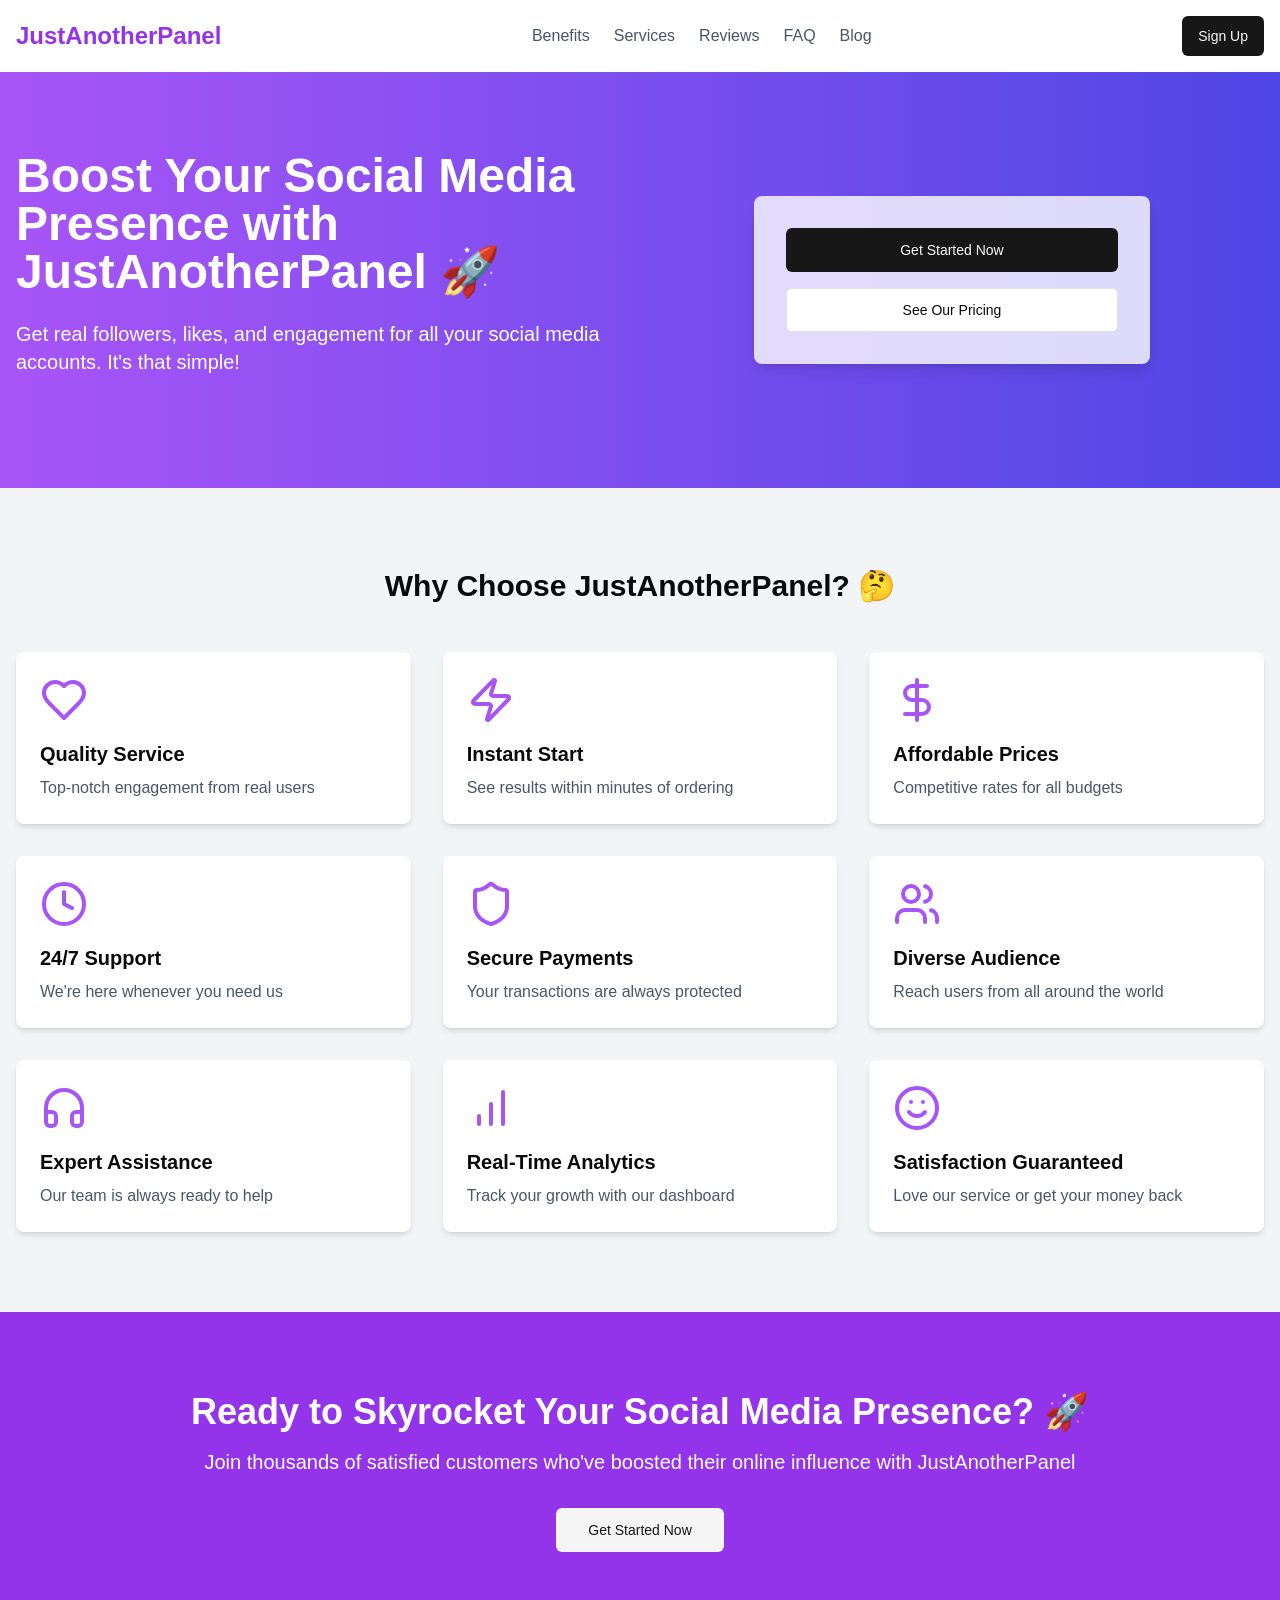
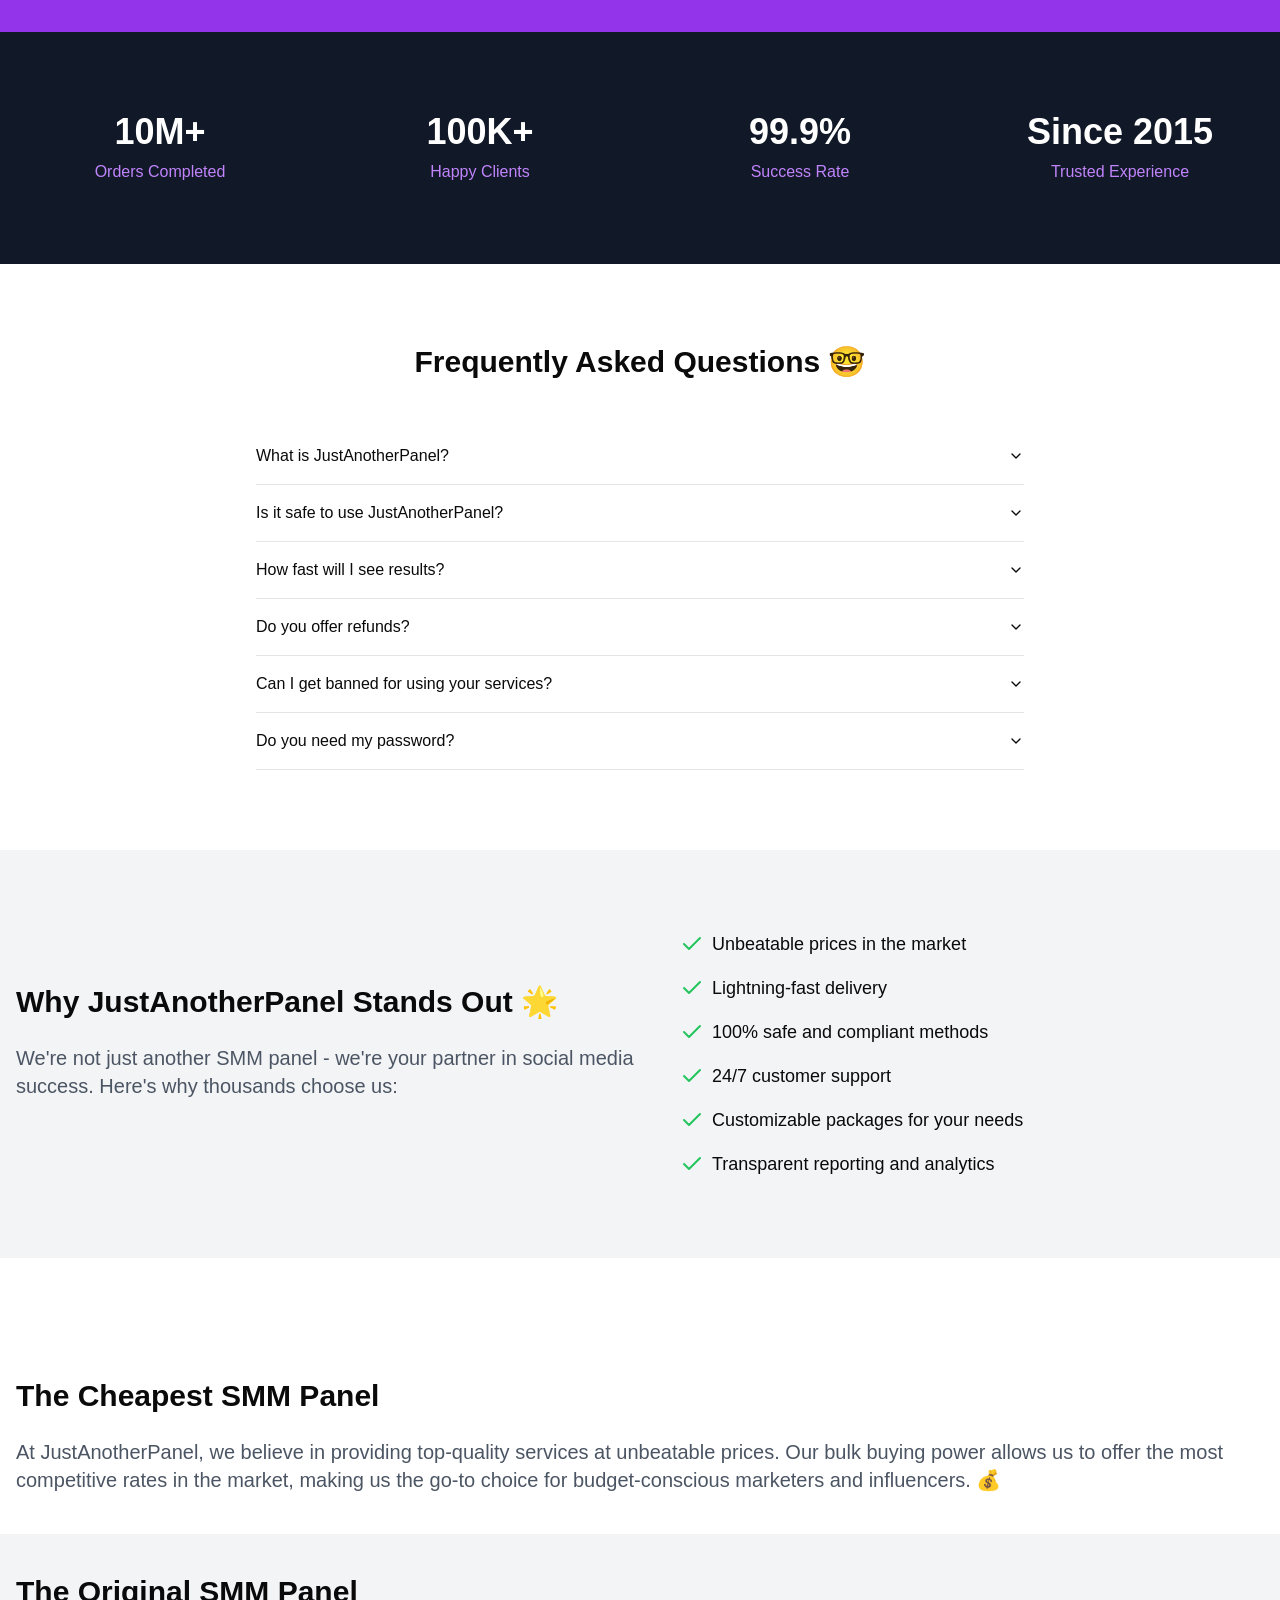
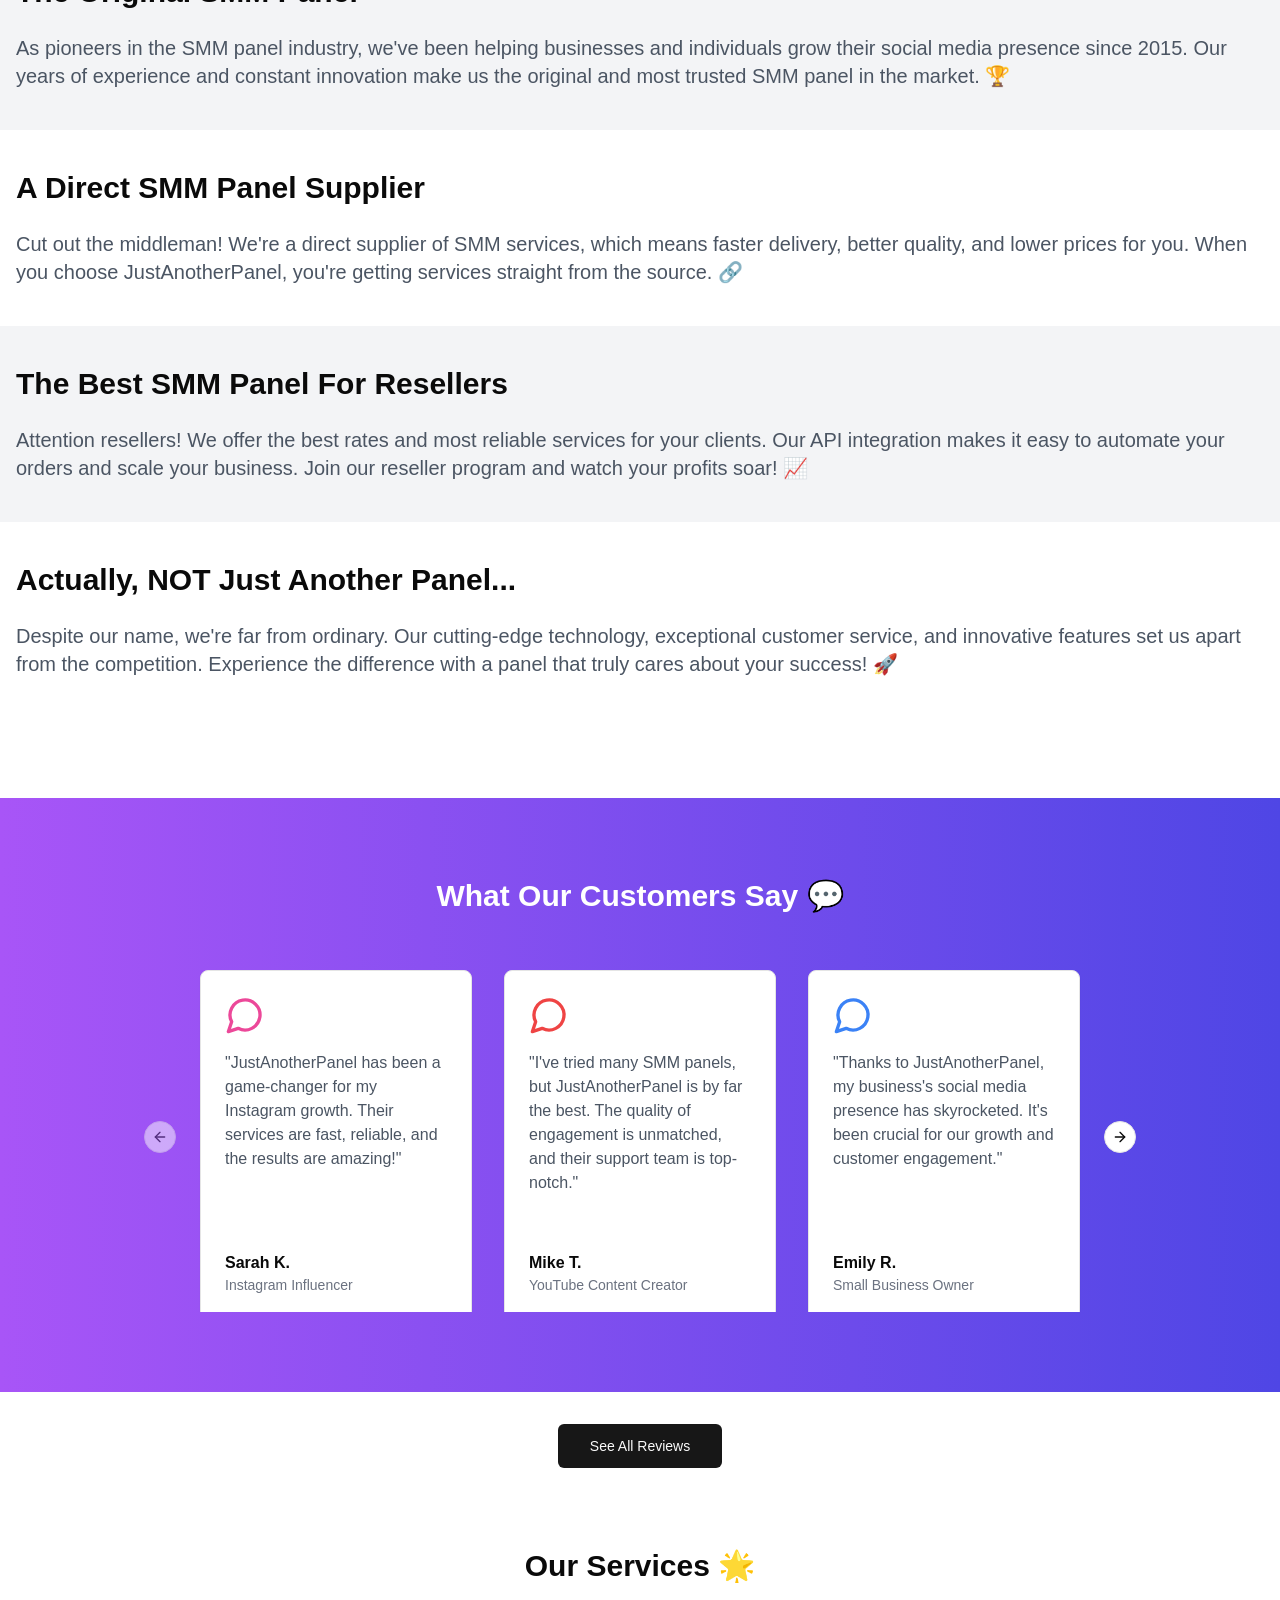
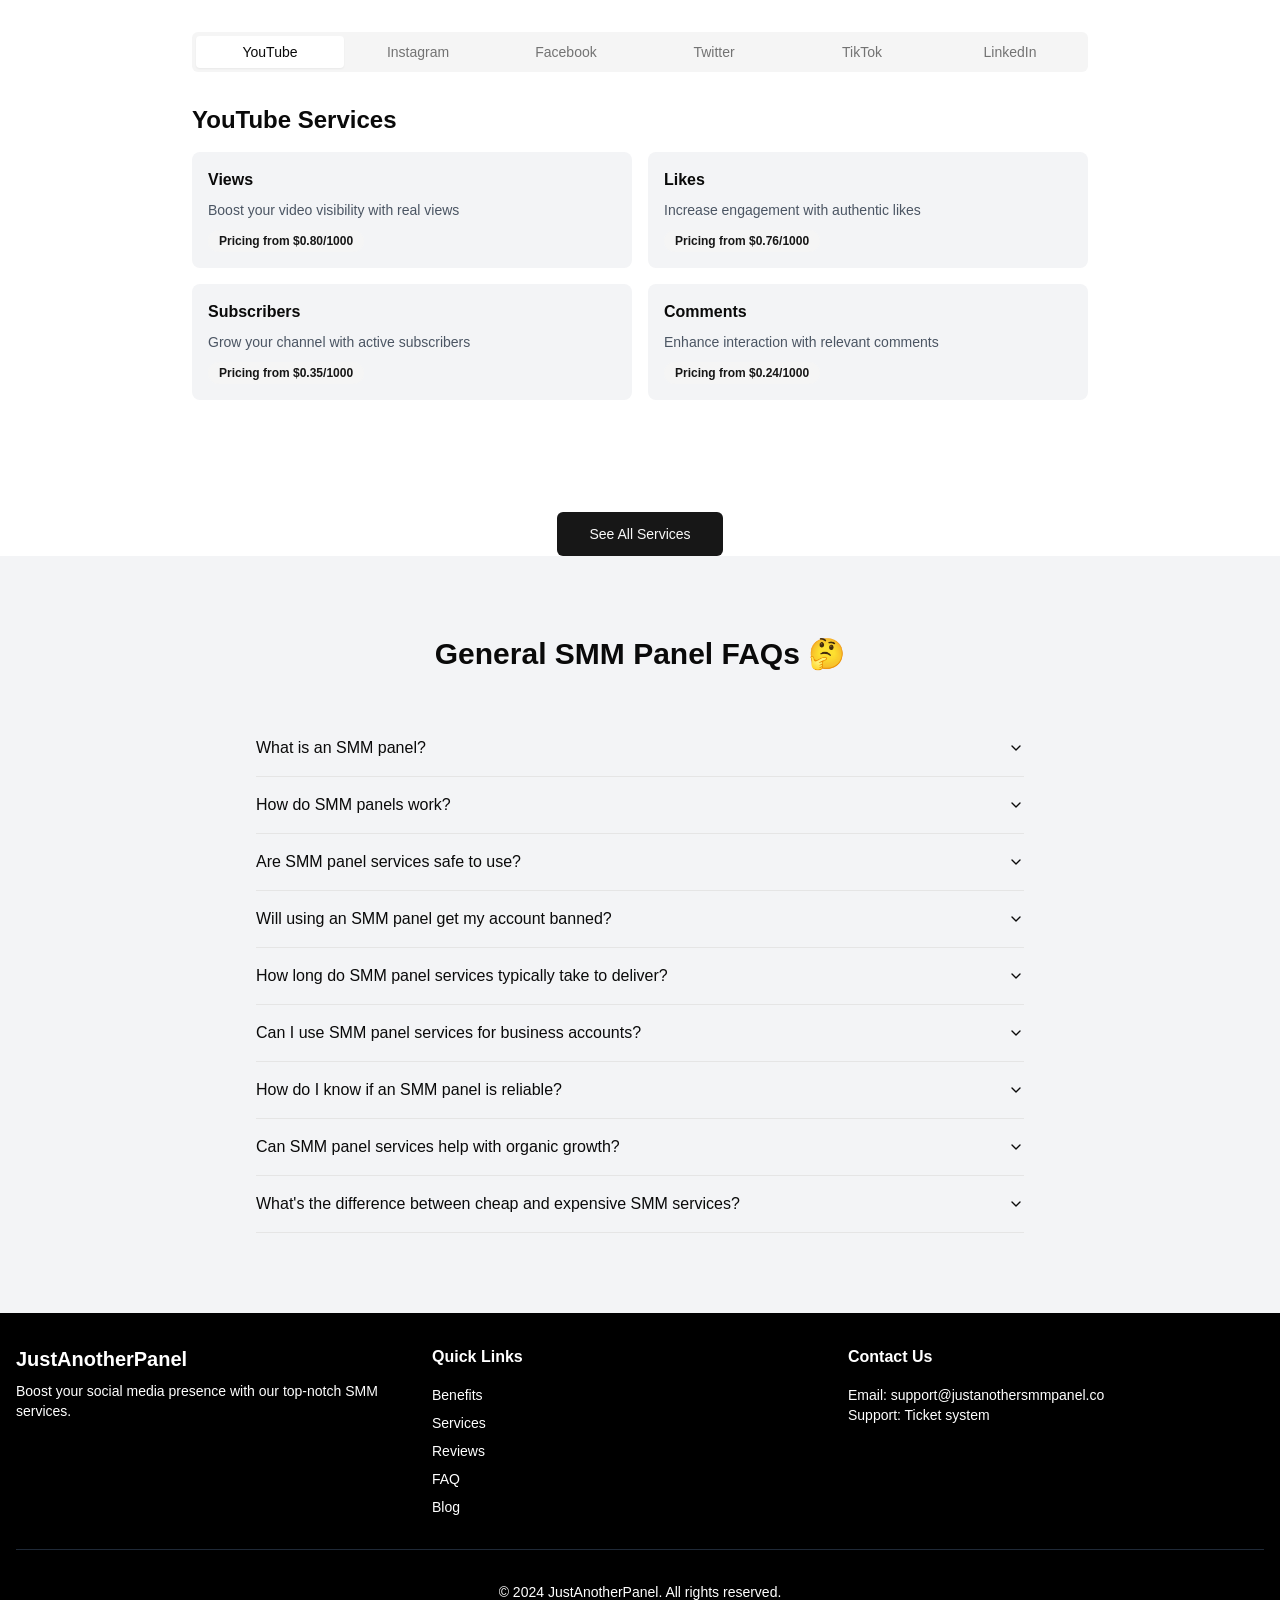
<file: index.html>
<!DOCTYPE html><html lang="en"><head><meta charset="utf-8"/><meta name="viewport" content="width=device-width, initial-scale=1"/><link rel="stylesheet" href="/css/styles.css"/><title>Just Another Panel | Boost Your Social Media Presence</title><meta name="description" content="Enhance your social media growth with Just Another Panel. Get real followers, likes, and engagement for all your social accounts. Trusted by thousands of satisfied customers."/></head><body><header class="bg-white shadow-md"><div class="container mx-auto px-4 py-4 flex items-center justify-between"><a class="text-2xl font-bold text-purple-600" href="index.html">JustAnotherPanel</a><nav><ul class="flex space-x-6"><li><a href="index.html#benefits" class="text-gray-600 hover:text-purple-600">Benefits</a></li><li><a href="index.html#services" class="text-gray-600 hover:text-purple-600">Services</a></li><li><a class="text-gray-600 hover:text-purple-600" href="reviews.html">Reviews</a></li><li><a href="index.html#faq" class="text-gray-600 hover:text-purple-600">FAQ</a></li><li><a class="text-gray-600 hover:text-purple-600" href="blog.html">Blog</a></li></ul></nav><a class="inline-flex items-center justify-center gap-2 whitespace-nowrap rounded-md text-sm font-medium ring-offset-background transition-colors focus-visible:outline-none focus-visible:ring-2 focus-visible:ring-ring focus-visible:ring-offset-2 disabled:pointer-events-none disabled:opacity-50 [&amp;_svg]:pointer-events-none [&amp;_svg]:size-4 [&amp;_svg]:shrink-0 bg-primary text-primary-foreground hover:bg-primary/90 h-10 px-4 py-2" href="signup.html">Sign Up</a></div></header><main class="min-h-screen"><section class="py-20 bg-gradient-to-r from-purple-500 to-indigo-600"><div class="container mx-auto px-4 flex flex-col md:flex-row items-center"><div class="md:w-1/2 text-white mb-10 md:mb-0"><h1 class="text-4xl md:text-5xl font-bold mb-6">Boost Your Social Media Presence with JustAnotherPanel 🚀</h1><p class="text-xl mb-8">Get real followers, likes, and engagement for all your social media accounts. It&#x27;s that simple!</p></div><div class="md:w-1/2 flex flex-col items-center"><div class="bg-white bg-opacity-80 p-8 rounded-lg shadow-lg"><a class="inline-flex items-center justify-center gap-2 whitespace-nowrap text-sm font-medium ring-offset-background transition-colors focus-visible:outline-none focus-visible:ring-2 focus-visible:ring-ring focus-visible:ring-offset-2 disabled:pointer-events-none disabled:opacity-50 [&amp;_svg]:pointer-events-none [&amp;_svg]:size-4 [&amp;_svg]:shrink-0 bg-primary text-primary-foreground hover:bg-primary/90 h-11 rounded-md px-8 mb-4 w-full" href="signup.html">Get Started Now</a><a href="#services" class="inline-flex items-center justify-center gap-2 whitespace-nowrap text-sm font-medium ring-offset-background transition-colors focus-visible:outline-none focus-visible:ring-2 focus-visible:ring-ring focus-visible:ring-offset-2 disabled:pointer-events-none disabled:opacity-50 [&amp;_svg]:pointer-events-none [&amp;_svg]:size-4 [&amp;_svg]:shrink-0 border border-input bg-background hover:bg-accent hover:text-accent-foreground h-11 rounded-md px-8 w-full">See Our Pricing</a></div></div></div></section><section class="py-20 bg-gray-100"><div class="container mx-auto px-4"><h2 class="text-3xl font-bold text-center mb-12">Why Choose JustAnotherPanel? 🤔</h2><div class="grid grid-cols-1 md:grid-cols-3 gap-8"><div class="bg-white p-6 rounded-lg shadow-md"><svg xmlns="http://www.w3.org/2000/svg" width="24" height="24" viewbox="0 0 24 24" fill="none" stroke="currentColor" stroke-width="2" stroke-linecap="round" stroke-linejoin="round" class="lucide lucide-heart w-12 h-12 text-purple-500 mb-4"><path d="M19 14c1.49-1.46 3-3.21 3-5.5A5.5 5.5 0 0 0 16.5 3c-1.76 0-3 .5-4.5 2-1.5-1.5-2.74-2-4.5-2A5.5 5.5 0 0 0 2 8.5c0 2.3 1.5 4.05 3 5.5l7 7Z"></path></svg><h3 class="text-xl font-semibold mb-2">Quality Service</h3><p class="text-gray-600">Top-notch engagement from real users</p></div><div class="bg-white p-6 rounded-lg shadow-md"><svg xmlns="http://www.w3.org/2000/svg" width="24" height="24" viewbox="0 0 24 24" fill="none" stroke="currentColor" stroke-width="2" stroke-linecap="round" stroke-linejoin="round" class="lucide lucide-zap w-12 h-12 text-purple-500 mb-4"><path d="M4 14a1 1 0 0 1-.78-1.63l9.9-10.2a.5.5 0 0 1 .86.46l-1.92 6.02A1 1 0 0 0 13 10h7a1 1 0 0 1 .78 1.63l-9.9 10.2a.5.5 0 0 1-.86-.46l1.92-6.02A1 1 0 0 0 11 14z"></path></svg><h3 class="text-xl font-semibold mb-2">Instant Start</h3><p class="text-gray-600">See results within minutes of ordering</p></div><div class="bg-white p-6 rounded-lg shadow-md"><svg xmlns="http://www.w3.org/2000/svg" width="24" height="24" viewbox="0 0 24 24" fill="none" stroke="currentColor" stroke-width="2" stroke-linecap="round" stroke-linejoin="round" class="lucide lucide-dollar-sign w-12 h-12 text-purple-500 mb-4"><line x1="12" x2="12" y1="2" y2="22"></line><path d="M17 5H9.5a3.5 3.5 0 0 0 0 7h5a3.5 3.5 0 0 1 0 7H6"></path></svg><h3 class="text-xl font-semibold mb-2">Affordable Prices</h3><p class="text-gray-600">Competitive rates for all budgets</p></div><div class="bg-white p-6 rounded-lg shadow-md"><svg xmlns="http://www.w3.org/2000/svg" width="24" height="24" viewbox="0 0 24 24" fill="none" stroke="currentColor" stroke-width="2" stroke-linecap="round" stroke-linejoin="round" class="lucide lucide-clock w-12 h-12 text-purple-500 mb-4"><circle cx="12" cy="12" r="10"></circle><polyline points="12 6 12 12 16 14"></polyline></svg><h3 class="text-xl font-semibold mb-2">24/7 Support</h3><p class="text-gray-600">We&#x27;re here whenever you need us</p></div><div class="bg-white p-6 rounded-lg shadow-md"><svg xmlns="http://www.w3.org/2000/svg" width="24" height="24" viewbox="0 0 24 24" fill="none" stroke="currentColor" stroke-width="2" stroke-linecap="round" stroke-linejoin="round" class="lucide lucide-shield w-12 h-12 text-purple-500 mb-4"><path d="M20 13c0 5-3.5 7.5-7.66 8.95a1 1 0 0 1-.67-.01C7.5 20.5 4 18 4 13V6a1 1 0 0 1 1-1c2 0 4.5-1.2 6.24-2.72a1.17 1.17 0 0 1 1.52 0C14.51 3.81 17 5 19 5a1 1 0 0 1 1 1z"></path></svg><h3 class="text-xl font-semibold mb-2">Secure Payments</h3><p class="text-gray-600">Your transactions are always protected</p></div><div class="bg-white p-6 rounded-lg shadow-md"><svg xmlns="http://www.w3.org/2000/svg" width="24" height="24" viewbox="0 0 24 24" fill="none" stroke="currentColor" stroke-width="2" stroke-linecap="round" stroke-linejoin="round" class="lucide lucide-users w-12 h-12 text-purple-500 mb-4"><path d="M16 21v-2a4 4 0 0 0-4-4H6a4 4 0 0 0-4 4v2"></path><circle cx="9" cy="7" r="4"></circle><path d="M22 21v-2a4 4 0 0 0-3-3.87"></path><path d="M16 3.13a4 4 0 0 1 0 7.75"></path></svg><h3 class="text-xl font-semibold mb-2">Diverse Audience</h3><p class="text-gray-600">Reach users from all around the world</p></div><div class="bg-white p-6 rounded-lg shadow-md"><svg xmlns="http://www.w3.org/2000/svg" width="24" height="24" viewbox="0 0 24 24" fill="none" stroke="currentColor" stroke-width="2" stroke-linecap="round" stroke-linejoin="round" class="lucide lucide-headphones w-12 h-12 text-purple-500 mb-4"><path d="M3 14h3a2 2 0 0 1 2 2v3a2 2 0 0 1-2 2H5a2 2 0 0 1-2-2v-7a9 9 0 0 1 18 0v7a2 2 0 0 1-2 2h-1a2 2 0 0 1-2-2v-3a2 2 0 0 1 2-2h3"></path></svg><h3 class="text-xl font-semibold mb-2">Expert Assistance</h3><p class="text-gray-600">Our team is always ready to help</p></div><div class="bg-white p-6 rounded-lg shadow-md"><svg xmlns="http://www.w3.org/2000/svg" width="24" height="24" viewbox="0 0 24 24" fill="none" stroke="currentColor" stroke-width="2" stroke-linecap="round" stroke-linejoin="round" class="lucide lucide-chart-no-axes-column-increasing w-12 h-12 text-purple-500 mb-4"><line x1="12" x2="12" y1="20" y2="10"></line><line x1="18" x2="18" y1="20" y2="4"></line><line x1="6" x2="6" y1="20" y2="16"></line></svg><h3 class="text-xl font-semibold mb-2">Real-Time Analytics</h3><p class="text-gray-600">Track your growth with our dashboard</p></div><div class="bg-white p-6 rounded-lg shadow-md"><svg xmlns="http://www.w3.org/2000/svg" width="24" height="24" viewbox="0 0 24 24" fill="none" stroke="currentColor" stroke-width="2" stroke-linecap="round" stroke-linejoin="round" class="lucide lucide-smile w-12 h-12 text-purple-500 mb-4"><circle cx="12" cy="12" r="10"></circle><path d="M8 14s1.5 2 4 2 4-2 4-2"></path><line x1="9" x2="9.01" y1="9" y2="9"></line><line x1="15" x2="15.01" y1="9" y2="9"></line></svg><h3 class="text-xl font-semibold mb-2">Satisfaction Guaranteed</h3><p class="text-gray-600">Love our service or get your money back</p></div></div></div></section><section class="py-20 bg-purple-600 text-white"><div class="container mx-auto px-4 text-center"><h2 class="text-3xl md:text-4xl font-bold mb-4">Ready to Skyrocket Your Social Media Presence? 🚀</h2><p class="text-xl mb-8">Join thousands of satisfied customers who&#x27;ve boosted their online influence with JustAnotherPanel</p><button class="inline-flex items-center justify-center gap-2 whitespace-nowrap text-sm font-medium ring-offset-background transition-colors focus-visible:outline-none focus-visible:ring-2 focus-visible:ring-ring focus-visible:ring-offset-2 disabled:pointer-events-none disabled:opacity-50 [&amp;_svg]:pointer-events-none [&amp;_svg]:size-4 [&amp;_svg]:shrink-0 bg-secondary text-secondary-foreground hover:bg-secondary/80 h-11 rounded-md px-8">Get Started Now</button></div></section><section class="py-20 bg-gray-900 text-white"><div class="container mx-auto px-4"><div class="grid grid-cols-2 md:grid-cols-4 gap-8 text-center"><div><div class="text-4xl font-bold mb-2">10M+</div><div class="text-purple-400">Orders Completed</div></div><div><div class="text-4xl font-bold mb-2">100K+</div><div class="text-purple-400">Happy Clients</div></div><div><div class="text-4xl font-bold mb-2">99.9%</div><div class="text-purple-400">Success Rate</div></div><div><div class="text-4xl font-bold mb-2">Since 2015</div><div class="text-purple-400">Trusted Experience</div></div></div></div></section><section class="py-20 bg-white"><div class="container mx-auto px-4"><h2 class="text-3xl font-bold text-center mb-12">Frequently Asked Questions 🤓</h2><div class="w-full max-w-3xl mx-auto" data-orientation="vertical"><div data-state="closed" data-orientation="vertical" class="border-b"><h3 data-orientation="vertical" data-state="closed" class="flex"><button type="button" aria-controls="radix-:R2cmjsq:" aria-expanded="false" data-state="closed" data-orientation="vertical" id="radix-:Rcmjsq:" class="flex flex-1 items-center justify-between py-4 font-medium transition-all hover:underline [&amp;[data-state=open]>svg]:rotate-180" data-radix-collection-item="">What is JustAnotherPanel?<svg xmlns="http://www.w3.org/2000/svg" width="24" height="24" viewbox="0 0 24 24" fill="none" stroke="currentColor" stroke-width="2" stroke-linecap="round" stroke-linejoin="round" class="lucide lucide-chevron-down h-4 w-4 shrink-0 transition-transform duration-200"><path d="m6 9 6 6 6-6"></path></svg></button></h3><div data-state="closed" id="radix-:R2cmjsq:" hidden="" role="region" aria-labelledby="radix-:Rcmjsq:" data-orientation="vertical" class="overflow-hidden text-sm transition-all data-[state=closed]:animate-accordion-up data-[state=open]:animate-accordion-down" style="--radix-accordion-content-height:var(--radix-collapsible-content-height);--radix-accordion-content-width:var(--radix-collapsible-content-width)"><div class="pb-4 pt-0">JustAnotherPanel is a social media marketing panel that provides various services to boost your social media presence. We offer likes, followers, views, and more for platforms like Instagram, Facebook, YouTube, and Twitter.</div></div></div><div data-state="closed" data-orientation="vertical" class="border-b"><h3 data-orientation="vertical" data-state="closed" class="flex"><button type="button" aria-controls="radix-:R2kmjsq:" aria-expanded="false" data-state="closed" data-orientation="vertical" id="radix-:Rkmjsq:" class="flex flex-1 items-center justify-between py-4 font-medium transition-all hover:underline [&amp;[data-state=open]>svg]:rotate-180" data-radix-collection-item="">Is it safe to use JustAnotherPanel?<svg xmlns="http://www.w3.org/2000/svg" width="24" height="24" viewbox="0 0 24 24" fill="none" stroke="currentColor" stroke-width="2" stroke-linecap="round" stroke-linejoin="round" class="lucide lucide-chevron-down h-4 w-4 shrink-0 transition-transform duration-200"><path d="m6 9 6 6 6-6"></path></svg></button></h3><div data-state="closed" id="radix-:R2kmjsq:" hidden="" role="region" aria-labelledby="radix-:Rkmjsq:" data-orientation="vertical" class="overflow-hidden text-sm transition-all data-[state=closed]:animate-accordion-up data-[state=open]:animate-accordion-down" style="--radix-accordion-content-height:var(--radix-collapsible-content-height);--radix-accordion-content-width:var(--radix-collapsible-content-width)"><div class="pb-4 pt-0">We use only white-hat techniques and real users to engage with your content. Your account safety is our top priority.</div></div></div><div data-state="closed" data-orientation="vertical" class="border-b"><h3 data-orientation="vertical" data-state="closed" class="flex"><button type="button" aria-controls="radix-:R2smjsq:" aria-expanded="false" data-state="closed" data-orientation="vertical" id="radix-:Rsmjsq:" class="flex flex-1 items-center justify-between py-4 font-medium transition-all hover:underline [&amp;[data-state=open]>svg]:rotate-180" data-radix-collection-item="">How fast will I see results?<svg xmlns="http://www.w3.org/2000/svg" width="24" height="24" viewbox="0 0 24 24" fill="none" stroke="currentColor" stroke-width="2" stroke-linecap="round" stroke-linejoin="round" class="lucide lucide-chevron-down h-4 w-4 shrink-0 transition-transform duration-200"><path d="m6 9 6 6 6-6"></path></svg></button></h3><div data-state="closed" id="radix-:R2smjsq:" hidden="" role="region" aria-labelledby="radix-:Rsmjsq:" data-orientation="vertical" class="overflow-hidden text-sm transition-all data-[state=closed]:animate-accordion-up data-[state=open]:animate-accordion-down" style="--radix-accordion-content-height:var(--radix-collapsible-content-height);--radix-accordion-content-width:var(--radix-collapsible-content-width)"><div class="pb-4 pt-0">Most orders start within minutes of placement. Depending on the service, you can see full results within a few hours to a few days.</div></div></div><div data-state="closed" data-orientation="vertical" class="border-b"><h3 data-orientation="vertical" data-state="closed" class="flex"><button type="button" aria-controls="radix-:R34mjsq:" aria-expanded="false" data-state="closed" data-orientation="vertical" id="radix-:R14mjsq:" class="flex flex-1 items-center justify-between py-4 font-medium transition-all hover:underline [&amp;[data-state=open]>svg]:rotate-180" data-radix-collection-item="">Do you offer refunds?<svg xmlns="http://www.w3.org/2000/svg" width="24" height="24" viewbox="0 0 24 24" fill="none" stroke="currentColor" stroke-width="2" stroke-linecap="round" stroke-linejoin="round" class="lucide lucide-chevron-down h-4 w-4 shrink-0 transition-transform duration-200"><path d="m6 9 6 6 6-6"></path></svg></button></h3><div data-state="closed" id="radix-:R34mjsq:" hidden="" role="region" aria-labelledby="radix-:R14mjsq:" data-orientation="vertical" class="overflow-hidden text-sm transition-all data-[state=closed]:animate-accordion-up data-[state=open]:animate-accordion-down" style="--radix-accordion-content-height:var(--radix-collapsible-content-height);--radix-accordion-content-width:var(--radix-collapsible-content-width)"><div class="pb-4 pt-0">Yes, we offer a money-back guarantee if we can't deliver the service as promised. Just contact our support team within 30 days of your order.</div></div></div><div data-state="closed" data-orientation="vertical" class="border-b"><h3 data-orientation="vertical" data-state="closed" class="flex"><button type="button" aria-controls="radix-:R3cmjsq:" aria-expanded="false" data-state="closed" data-orientation="vertical" id="radix-:R1cmjsq:" class="flex flex-1 items-center justify-between py-4 font-medium transition-all hover:underline [&amp;[data-state=open]>svg]:rotate-180" data-radix-collection-item="">Can I get banned for using your services?<svg xmlns="http://www.w3.org/2000/svg" width="24" height="24" viewbox="0 0 24 24" fill="none" stroke="currentColor" stroke-width="2" stroke-linecap="round" stroke-linejoin="round" class="lucide lucide-chevron-down h-4 w-4 shrink-0 transition-transform duration-200"><path d="m6 9 6 6 6-6"></path></svg></button></h3><div data-state="closed" id="radix-:R3cmjsq:" hidden="" role="region" aria-labelledby="radix-:R1cmjsq:" data-orientation="vertical" class="overflow-hidden text-sm transition-all data-[state=closed]:animate-accordion-up data-[state=open]:animate-accordion-down" style="--radix-accordion-content-height:var(--radix-collapsible-content-height);--radix-accordion-content-width:var(--radix-collapsible-content-width)"><div class="pb-4 pt-0">Nope! Our services comply with social media platform guidelines. We never use bots or fake accounts, so your account stays safe.</div></div></div><div data-state="closed" data-orientation="vertical" class="border-b"><h3 data-orientation="vertical" data-state="closed" class="flex"><button type="button" aria-controls="radix-:R3kmjsq:" aria-expanded="false" data-state="closed" data-orientation="vertical" id="radix-:R1kmjsq:" class="flex flex-1 items-center justify-between py-4 font-medium transition-all hover:underline [&amp;[data-state=open]>svg]:rotate-180" data-radix-collection-item="">Do you need my password?<svg xmlns="http://www.w3.org/2000/svg" width="24" height="24" viewbox="0 0 24 24" fill="none" stroke="currentColor" stroke-width="2" stroke-linecap="round" stroke-linejoin="round" class="lucide lucide-chevron-down h-4 w-4 shrink-0 transition-transform duration-200"><path d="m6 9 6 6 6-6"></path></svg></button></h3><div data-state="closed" id="radix-:R3kmjsq:" hidden="" role="region" aria-labelledby="radix-:R1kmjsq:" data-orientation="vertical" class="overflow-hidden text-sm transition-all data-[state=closed]:animate-accordion-up data-[state=open]:animate-accordion-down" style="--radix-accordion-content-height:var(--radix-collapsible-content-height);--radix-accordion-content-width:var(--radix-collapsible-content-width)"><div class="pb-4 pt-0">For most services, we only need your username or the URL of your post. We never ask for your password.</div></div></div></div></div></section><section class="py-20 bg-gray-100"><div class="container mx-auto px-4 flex flex-col md:flex-row items-center"><div class="md:w-1/2 mb-10 md:mb-0"><h2 class="text-3xl font-bold mb-6">Why JustAnotherPanel Stands Out 🌟</h2><p class="text-xl text-gray-600 mb-6">We&#x27;re not just another SMM panel - we&#x27;re your partner in social media success. Here&#x27;s why thousands choose us:</p></div><div class="md:w-1/2 md:pl-10"><ul class="space-y-4"><li class="flex items-center"><svg xmlns="http://www.w3.org/2000/svg" width="24" height="24" viewbox="0 0 24 24" fill="none" stroke="currentColor" stroke-width="2" stroke-linecap="round" stroke-linejoin="round" class="lucide lucide-check w-6 h-6 text-green-500 mr-2"><path d="M20 6 9 17l-5-5"></path></svg><span class="text-lg">Unbeatable prices in the market</span></li><li class="flex items-center"><svg xmlns="http://www.w3.org/2000/svg" width="24" height="24" viewbox="0 0 24 24" fill="none" stroke="currentColor" stroke-width="2" stroke-linecap="round" stroke-linejoin="round" class="lucide lucide-check w-6 h-6 text-green-500 mr-2"><path d="M20 6 9 17l-5-5"></path></svg><span class="text-lg">Lightning-fast delivery</span></li><li class="flex items-center"><svg xmlns="http://www.w3.org/2000/svg" width="24" height="24" viewbox="0 0 24 24" fill="none" stroke="currentColor" stroke-width="2" stroke-linecap="round" stroke-linejoin="round" class="lucide lucide-check w-6 h-6 text-green-500 mr-2"><path d="M20 6 9 17l-5-5"></path></svg><span class="text-lg">100% safe and compliant methods</span></li><li class="flex items-center"><svg xmlns="http://www.w3.org/2000/svg" width="24" height="24" viewbox="0 0 24 24" fill="none" stroke="currentColor" stroke-width="2" stroke-linecap="round" stroke-linejoin="round" class="lucide lucide-check w-6 h-6 text-green-500 mr-2"><path d="M20 6 9 17l-5-5"></path></svg><span class="text-lg">24/7 customer support</span></li><li class="flex items-center"><svg xmlns="http://www.w3.org/2000/svg" width="24" height="24" viewbox="0 0 24 24" fill="none" stroke="currentColor" stroke-width="2" stroke-linecap="round" stroke-linejoin="round" class="lucide lucide-check w-6 h-6 text-green-500 mr-2"><path d="M20 6 9 17l-5-5"></path></svg><span class="text-lg">Customizable packages for your needs</span></li><li class="flex items-center"><svg xmlns="http://www.w3.org/2000/svg" width="24" height="24" viewbox="0 0 24 24" fill="none" stroke="currentColor" stroke-width="2" stroke-linecap="round" stroke-linejoin="round" class="lucide lucide-check w-6 h-6 text-green-500 mr-2"><path d="M20 6 9 17l-5-5"></path></svg><span class="text-lg">Transparent reporting and analytics</span></li></ul></div></div></section><section class="py-20"><div class="py-10 bg-white"><div class="container mx-auto px-4"><h2 class="text-3xl font-bold mb-6">The Cheapest SMM Panel</h2><p class="text-xl text-gray-600">At JustAnotherPanel, we believe in providing top-quality services at unbeatable prices. Our bulk buying power allows us to offer the most competitive rates in the market, making us the go-to choice for budget-conscious marketers and influencers. 💰</p></div></div><div class="py-10 bg-gray-100"><div class="container mx-auto px-4"><h2 class="text-3xl font-bold mb-6">The Original SMM Panel</h2><p class="text-xl text-gray-600">As pioneers in the SMM panel industry, we&#x27;ve been helping businesses and individuals grow their social media presence since 2015. Our years of experience and constant innovation make us the original and most trusted SMM panel in the market. 🏆</p></div></div><div class="py-10 bg-white"><div class="container mx-auto px-4"><h2 class="text-3xl font-bold mb-6">A Direct SMM Panel Supplier</h2><p class="text-xl text-gray-600">Cut out the middleman! We&#x27;re a direct supplier of SMM services, which means faster delivery, better quality, and lower prices for you. When you choose JustAnotherPanel, you&#x27;re getting services straight from the source. 🔗</p></div></div><div class="py-10 bg-gray-100"><div class="container mx-auto px-4"><h2 class="text-3xl font-bold mb-6">The Best SMM Panel For Resellers</h2><p class="text-xl text-gray-600">Attention resellers! We offer the best rates and most reliable services for your clients. Our API integration makes it easy to automate your orders and scale your business. Join our reseller program and watch your profits soar! 📈</p></div></div><div class="py-10 bg-white"><div class="container mx-auto px-4"><h2 class="text-3xl font-bold mb-6">Actually, NOT Just Another Panel...</h2><p class="text-xl text-gray-600">Despite our name, we&#x27;re far from ordinary. Our cutting-edge technology, exceptional customer service, and innovative features set us apart from the competition. Experience the difference with a panel that truly cares about your success! 🚀</p></div></div></section><section id="reviews"><section class="py-20 bg-gradient-to-r from-purple-500 to-indigo-600"><div class="container mx-auto px-4"><h2 class="text-3xl font-bold text-center mb-12 text-white">What Our Customers Say 💬</h2><div class="relative w-full max-w-4xl mx-auto" role="region" aria-roledescription="carousel"><div class="overflow-hidden"><div class="flex -ml-4"><div role="group" aria-roledescription="slide" class="min-w-0 shrink-0 grow-0 basis-full pl-4 md:basis-1/2 lg:basis-1/3"><div class="rounded-lg border bg-card text-card-foreground shadow-sm m-2 h-full"><div class="p-6 flex flex-col justify-between h-full"><div><svg xmlns="http://www.w3.org/2000/svg" width="24" height="24" viewbox="0 0 24 24" fill="none" stroke="currentColor" stroke-width="2" stroke-linecap="round" stroke-linejoin="round" class="lucide lucide-message-circle w-10 h-10 mb-4 text-pink-500"><path d="M7.9 20A9 9 0 1 0 4 16.1L2 22Z"></path></svg><p class="text-gray-600 mb-4">&quot;<!-- -->JustAnotherPanel has been a game-changer for my Instagram growth. Their services are fast, reliable, and the results are amazing!<!-- -->&quot;</p></div><div><p class="font-semibold">Sarah K.</p><p class="text-sm text-gray-500">Instagram Influencer</p></div></div></div></div><div role="group" aria-roledescription="slide" class="min-w-0 shrink-0 grow-0 basis-full pl-4 md:basis-1/2 lg:basis-1/3"><div class="rounded-lg border bg-card text-card-foreground shadow-sm m-2 h-full"><div class="p-6 flex flex-col justify-between h-full"><div><svg xmlns="http://www.w3.org/2000/svg" width="24" height="24" viewbox="0 0 24 24" fill="none" stroke="currentColor" stroke-width="2" stroke-linecap="round" stroke-linejoin="round" class="lucide lucide-message-circle w-10 h-10 mb-4 text-red-500"><path d="M7.9 20A9 9 0 1 0 4 16.1L2 22Z"></path></svg><p class="text-gray-600 mb-4">&quot;<!-- -->I&#x27;ve tried many SMM panels, but JustAnotherPanel is by far the best. The quality of engagement is unmatched, and their support team is top-notch.<!-- -->&quot;</p></div><div><p class="font-semibold">Mike T.</p><p class="text-sm text-gray-500">YouTube Content Creator</p></div></div></div></div><div role="group" aria-roledescription="slide" class="min-w-0 shrink-0 grow-0 basis-full pl-4 md:basis-1/2 lg:basis-1/3"><div class="rounded-lg border bg-card text-card-foreground shadow-sm m-2 h-full"><div class="p-6 flex flex-col justify-between h-full"><div><svg xmlns="http://www.w3.org/2000/svg" width="24" height="24" viewbox="0 0 24 24" fill="none" stroke="currentColor" stroke-width="2" stroke-linecap="round" stroke-linejoin="round" class="lucide lucide-message-circle w-10 h-10 mb-4 text-blue-500"><path d="M7.9 20A9 9 0 1 0 4 16.1L2 22Z"></path></svg><p class="text-gray-600 mb-4">&quot;<!-- -->Thanks to JustAnotherPanel, my business&#x27;s social media presence has skyrocketed. It&#x27;s been crucial for our growth and customer engagement.<!-- -->&quot;</p></div><div><p class="font-semibold">Emily R.</p><p class="text-sm text-gray-500">Small Business Owner</p></div></div></div></div><div role="group" aria-roledescription="slide" class="min-w-0 shrink-0 grow-0 basis-full pl-4 md:basis-1/2 lg:basis-1/3"><div class="rounded-lg border bg-card text-card-foreground shadow-sm m-2 h-full"><div class="p-6 flex flex-col justify-between h-full"><div><svg xmlns="http://www.w3.org/2000/svg" width="24" height="24" viewbox="0 0 24 24" fill="none" stroke="currentColor" stroke-width="2" stroke-linecap="round" stroke-linejoin="round" class="lucide lucide-message-circle w-10 h-10 mb-4 text-purple-500"><path d="M7.9 20A9 9 0 1 0 4 16.1L2 22Z"></path></svg><p class="text-gray-600 mb-4">&quot;<!-- -->The growth I&#x27;ve seen on my TikTok account since using JustAnotherPanel is incredible. Their services are reliable and the results speak for themselves!<!-- -->&quot;</p></div><div><p class="font-semibold">Alex P.</p><p class="text-sm text-gray-500">TikTok Creator</p></div></div></div></div><div role="group" aria-roledescription="slide" class="min-w-0 shrink-0 grow-0 basis-full pl-4 md:basis-1/2 lg:basis-1/3"><div class="rounded-lg border bg-card text-card-foreground shadow-sm m-2 h-full"><div class="p-6 flex flex-col justify-between h-full"><div><svg xmlns="http://www.w3.org/2000/svg" width="24" height="24" viewbox="0 0 24 24" fill="none" stroke="currentColor" stroke-width="2" stroke-linecap="round" stroke-linejoin="round" class="lucide lucide-message-circle w-10 h-10 mb-4 text-green-500"><path d="M7.9 20A9 9 0 1 0 4 16.1L2 22Z"></path></svg><p class="text-gray-600 mb-4">&quot;<!-- -->JustAnotherPanel has helped me build a strong Twitter following. Their engagement services are top-notch and have really boosted my online presence.<!-- -->&quot;</p></div><div><p class="font-semibold">Jessica L.</p><p class="text-sm text-gray-500">Twitter Influencer</p></div></div></div></div><div role="group" aria-roledescription="slide" class="min-w-0 shrink-0 grow-0 basis-full pl-4 md:basis-1/2 lg:basis-1/3"><div class="rounded-lg border bg-card text-card-foreground shadow-sm m-2 h-full"><div class="p-6 flex flex-col justify-between h-full"><div><svg xmlns="http://www.w3.org/2000/svg" width="24" height="24" viewbox="0 0 24 24" fill="none" stroke="currentColor" stroke-width="2" stroke-linecap="round" stroke-linejoin="round" class="lucide lucide-message-circle w-10 h-10 mb-4 text-yellow-500"><path d="M7.9 20A9 9 0 1 0 4 16.1L2 22Z"></path></svg><p class="text-gray-600 mb-4">&quot;<!-- -->As a business professional, I was skeptical about using SMM services. JustAnotherPanel changed my mind with their professional approach and excellent results.<!-- -->&quot;</p></div><div><p class="font-semibold">David M.</p><p class="text-sm text-gray-500">LinkedIn Professional</p></div></div></div></div><div role="group" aria-roledescription="slide" class="min-w-0 shrink-0 grow-0 basis-full pl-4 md:basis-1/2 lg:basis-1/3"><div class="rounded-lg border bg-card text-card-foreground shadow-sm m-2 h-full"><div class="p-6 flex flex-col justify-between h-full"><div><svg xmlns="http://www.w3.org/2000/svg" width="24" height="24" viewbox="0 0 24 24" fill="none" stroke="currentColor" stroke-width="2" stroke-linecap="round" stroke-linejoin="round" class="lucide lucide-message-circle w-10 h-10 mb-4 text-indigo-500"><path d="M7.9 20A9 9 0 1 0 4 16.1L2 22Z"></path></svg><p class="text-gray-600 mb-4">&quot;<!-- -->Managing multiple Facebook pages became so much easier with JustAnotherPanel. Their services have helped increase our reach and engagement significantly.<!-- -->&quot;</p></div><div><p class="font-semibold">Sophia R.</p><p class="text-sm text-gray-500">Facebook Page Manager</p></div></div></div></div><div role="group" aria-roledescription="slide" class="min-w-0 shrink-0 grow-0 basis-full pl-4 md:basis-1/2 lg:basis-1/3"><div class="rounded-lg border bg-card text-card-foreground shadow-sm m-2 h-full"><div class="p-6 flex flex-col justify-between h-full"><div><svg xmlns="http://www.w3.org/2000/svg" width="24" height="24" viewbox="0 0 24 24" fill="none" stroke="currentColor" stroke-width="2" stroke-linecap="round" stroke-linejoin="round" class="lucide lucide-message-circle w-10 h-10 mb-4 text-teal-500"><path d="M7.9 20A9 9 0 1 0 4 16.1L2 22Z"></path></svg><p class="text-gray-600 mb-4">&quot;<!-- -->JustAnotherPanel&#x27;s services for Twitch have been a game-changer for my channel. The growth in viewers and followers has been phenomenal!<!-- -->&quot;</p></div><div><p class="font-semibold">Chris B.</p><p class="text-sm text-gray-500">Twitch Streamer</p></div></div></div></div><div role="group" aria-roledescription="slide" class="min-w-0 shrink-0 grow-0 basis-full pl-4 md:basis-1/2 lg:basis-1/3"><div class="rounded-lg border bg-card text-card-foreground shadow-sm m-2 h-full"><div class="p-6 flex flex-col justify-between h-full"><div><svg xmlns="http://www.w3.org/2000/svg" width="24" height="24" viewbox="0 0 24 24" fill="none" stroke="currentColor" stroke-width="2" stroke-linecap="round" stroke-linejoin="round" class="lucide lucide-message-circle w-10 h-10 mb-4 text-orange-500"><path d="M7.9 20A9 9 0 1 0 4 16.1L2 22Z"></path></svg><p class="text-gray-600 mb-4">&quot;<!-- -->I&#x27;ve seen a massive increase in my Pinterest engagement since using JustAnotherPanel. Their services are reliable, fast, and effective.<!-- -->&quot;</p></div><div><p class="font-semibold">Olivia S.</p><p class="text-sm text-gray-500">Pinterest Marketer</p></div></div></div></div></div></div><button class="inline-flex items-center justify-center gap-2 whitespace-nowrap text-sm font-medium ring-offset-background transition-colors focus-visible:outline-none focus-visible:ring-2 focus-visible:ring-ring focus-visible:ring-offset-2 disabled:pointer-events-none disabled:opacity-50 [&amp;_svg]:pointer-events-none [&amp;_svg]:size-4 [&amp;_svg]:shrink-0 border border-input bg-background hover:bg-accent hover:text-accent-foreground absolute h-8 w-8 rounded-full -left-12 top-1/2 -translate-y-1/2" disabled=""><svg xmlns="http://www.w3.org/2000/svg" width="24" height="24" viewbox="0 0 24 24" fill="none" stroke="currentColor" stroke-width="2" stroke-linecap="round" stroke-linejoin="round" class="lucide lucide-arrow-left h-4 w-4"><path d="m12 19-7-7 7-7"></path><path d="M19 12H5"></path></svg><span class="sr-only">Previous slide</span></button><button class="inline-flex items-center justify-center gap-2 whitespace-nowrap text-sm font-medium ring-offset-background transition-colors focus-visible:outline-none focus-visible:ring-2 focus-visible:ring-ring focus-visible:ring-offset-2 disabled:pointer-events-none disabled:opacity-50 [&amp;_svg]:pointer-events-none [&amp;_svg]:size-4 [&amp;_svg]:shrink-0 border border-input bg-background hover:bg-accent hover:text-accent-foreground absolute h-8 w-8 rounded-full -right-12 top-1/2 -translate-y-1/2" disabled=""><svg xmlns="http://www.w3.org/2000/svg" width="24" height="24" viewbox="0 0 24 24" fill="none" stroke="currentColor" stroke-width="2" stroke-linecap="round" stroke-linejoin="round" class="lucide lucide-arrow-right h-4 w-4"><path d="M5 12h14"></path><path d="m12 5 7 7-7 7"></path></svg><span class="sr-only">Next slide</span></button></div></div></section><div class="text-center mt-8"><a class="inline-flex items-center justify-center gap-2 whitespace-nowrap text-sm font-medium ring-offset-background transition-colors focus-visible:outline-none focus-visible:ring-2 focus-visible:ring-ring focus-visible:ring-offset-2 disabled:pointer-events-none disabled:opacity-50 [&amp;_svg]:pointer-events-none [&amp;_svg]:size-4 [&amp;_svg]:shrink-0 bg-primary text-primary-foreground hover:bg-primary/90 h-11 rounded-md px-8" href="reviews.html">See All Reviews</a></div></section><section id="services" class="py-20 bg-white"><div class="container mx-auto px-4"><h2 class="text-3xl font-bold text-center mb-12">Our Services 🌟</h2><div dir="ltr" data-orientation="horizontal" class="w-full max-w-4xl mx-auto"><div role="tablist" aria-orientation="horizontal" class="h-10 items-center justify-center rounded-md bg-muted p-1 text-muted-foreground grid w-full grid-cols-3 md:grid-cols-6" tabindex="-1" data-orientation="horizontal" style="outline:none"><button type="button" role="tab" aria-selected="true" aria-controls="radix-:R56jsq:-content-YouTube" data-state="active" id="radix-:R56jsq:-trigger-YouTube" class="inline-flex items-center justify-center whitespace-nowrap rounded-sm px-3 py-1.5 text-sm font-medium ring-offset-background transition-all focus-visible:outline-none focus-visible:ring-2 focus-visible:ring-ring focus-visible:ring-offset-2 disabled:pointer-events-none disabled:opacity-50 data-[state=active]:bg-background data-[state=active]:text-foreground data-[state=active]:shadow-sm" tabindex="-1" data-orientation="horizontal" data-radix-collection-item="">YouTube</button><button type="button" role="tab" aria-selected="false" aria-controls="radix-:R56jsq:-content-Instagram" data-state="inactive" id="radix-:R56jsq:-trigger-Instagram" class="inline-flex items-center justify-center whitespace-nowrap rounded-sm px-3 py-1.5 text-sm font-medium ring-offset-background transition-all focus-visible:outline-none focus-visible:ring-2 focus-visible:ring-ring focus-visible:ring-offset-2 disabled:pointer-events-none disabled:opacity-50 data-[state=active]:bg-background data-[state=active]:text-foreground data-[state=active]:shadow-sm" tabindex="-1" data-orientation="horizontal" data-radix-collection-item="">Instagram</button><button type="button" role="tab" aria-selected="false" aria-controls="radix-:R56jsq:-content-Facebook" data-state="inactive" id="radix-:R56jsq:-trigger-Facebook" class="inline-flex items-center justify-center whitespace-nowrap rounded-sm px-3 py-1.5 text-sm font-medium ring-offset-background transition-all focus-visible:outline-none focus-visible:ring-2 focus-visible:ring-ring focus-visible:ring-offset-2 disabled:pointer-events-none disabled:opacity-50 data-[state=active]:bg-background data-[state=active]:text-foreground data-[state=active]:shadow-sm" tabindex="-1" data-orientation="horizontal" data-radix-collection-item="">Facebook</button><button type="button" role="tab" aria-selected="false" aria-controls="radix-:R56jsq:-content-Twitter" data-state="inactive" id="radix-:R56jsq:-trigger-Twitter" class="inline-flex items-center justify-center whitespace-nowrap rounded-sm px-3 py-1.5 text-sm font-medium ring-offset-background transition-all focus-visible:outline-none focus-visible:ring-2 focus-visible:ring-ring focus-visible:ring-offset-2 disabled:pointer-events-none disabled:opacity-50 data-[state=active]:bg-background data-[state=active]:text-foreground data-[state=active]:shadow-sm" tabindex="-1" data-orientation="horizontal" data-radix-collection-item="">Twitter</button><button type="button" role="tab" aria-selected="false" aria-controls="radix-:R56jsq:-content-TikTok" data-state="inactive" id="radix-:R56jsq:-trigger-TikTok" class="inline-flex items-center justify-center whitespace-nowrap rounded-sm px-3 py-1.5 text-sm font-medium ring-offset-background transition-all focus-visible:outline-none focus-visible:ring-2 focus-visible:ring-ring focus-visible:ring-offset-2 disabled:pointer-events-none disabled:opacity-50 data-[state=active]:bg-background data-[state=active]:text-foreground data-[state=active]:shadow-sm" tabindex="-1" data-orientation="horizontal" data-radix-collection-item="">TikTok</button><button type="button" role="tab" aria-selected="false" aria-controls="radix-:R56jsq:-content-LinkedIn" data-state="inactive" id="radix-:R56jsq:-trigger-LinkedIn" class="inline-flex items-center justify-center whitespace-nowrap rounded-sm px-3 py-1.5 text-sm font-medium ring-offset-background transition-all focus-visible:outline-none focus-visible:ring-2 focus-visible:ring-ring focus-visible:ring-offset-2 disabled:pointer-events-none disabled:opacity-50 data-[state=active]:bg-background data-[state=active]:text-foreground data-[state=active]:shadow-sm" tabindex="-1" data-orientation="horizontal" data-radix-collection-item="">LinkedIn</button></div><div data-state="active" data-orientation="horizontal" role="tabpanel" aria-labelledby="radix-:R56jsq:-trigger-YouTube" id="radix-:R56jsq:-content-YouTube" tabindex="0" class="mt-2 ring-offset-background focus-visible:outline-none focus-visible:ring-2 focus-visible:ring-ring focus-visible:ring-offset-2" style="animation-duration:0s"><div class="mt-8"><h3 class="text-2xl font-semibold mb-4">YouTube<!-- --> Services</h3><ul class="grid grid-cols-1 md:grid-cols-2 gap-4"><li class="bg-gray-100 p-4 rounded-lg"><h4 class="font-semibold mb-2">Views</h4><p class="text-sm text-gray-600 mb-2">Boost your video visibility with real views</p><div class="inline-flex items-center rounded-full border px-2.5 py-0.5 text-xs font-semibold transition-colors focus:outline-none focus:ring-2 focus:ring-ring focus:ring-offset-2 border-transparent bg-secondary text-secondary-foreground hover:bg-secondary/80">Pricing from $<!-- -->0.80<!-- -->/1000</div></li><li class="bg-gray-100 p-4 rounded-lg"><h4 class="font-semibold mb-2">Likes</h4><p class="text-sm text-gray-600 mb-2">Increase engagement with authentic likes</p><div class="inline-flex items-center rounded-full border px-2.5 py-0.5 text-xs font-semibold transition-colors focus:outline-none focus:ring-2 focus:ring-ring focus:ring-offset-2 border-transparent bg-secondary text-secondary-foreground hover:bg-secondary/80">Pricing from $<!-- -->0.76<!-- -->/1000</div></li><li class="bg-gray-100 p-4 rounded-lg"><h4 class="font-semibold mb-2">Subscribers</h4><p class="text-sm text-gray-600 mb-2">Grow your channel with active subscribers</p><div class="inline-flex items-center rounded-full border px-2.5 py-0.5 text-xs font-semibold transition-colors focus:outline-none focus:ring-2 focus:ring-ring focus:ring-offset-2 border-transparent bg-secondary text-secondary-foreground hover:bg-secondary/80">Pricing from $<!-- -->0.35<!-- -->/1000</div></li><li class="bg-gray-100 p-4 rounded-lg"><h4 class="font-semibold mb-2">Comments</h4><p class="text-sm text-gray-600 mb-2">Enhance interaction with relevant comments</p><div class="inline-flex items-center rounded-full border px-2.5 py-0.5 text-xs font-semibold transition-colors focus:outline-none focus:ring-2 focus:ring-ring focus:ring-offset-2 border-transparent bg-secondary text-secondary-foreground hover:bg-secondary/80">Pricing from $<!-- -->0.24<!-- -->/1000</div></li></ul></div></div><div data-state="inactive" data-orientation="horizontal" role="tabpanel" aria-labelledby="radix-:R56jsq:-trigger-Instagram" hidden="" id="radix-:R56jsq:-content-Instagram" tabindex="0" class="mt-2 ring-offset-background focus-visible:outline-none focus-visible:ring-2 focus-visible:ring-ring focus-visible:ring-offset-2"><div class="mt-8"><h3 class="text-2xl font-semibold mb-4">Instagram Services</h3><ul class="grid grid-cols-1 md:grid-cols-2 gap-4"><li class="bg-gray-100 p-4 rounded-lg"><h4 class="font-semibold mb-2">Followers</h4><p class="text-sm text-gray-600 mb-2">Expand your audience with real followers</p><div class="inline-flex items-center rounded-full border px-2.5 py-0.5 text-xs font-semibold transition-colors focus:outline-none focus:ring-2 focus:ring-ring focus:ring-offset-2 border-transparent bg-secondary text-secondary-foreground hover:bg-secondary/80">Pricing from $0.45/1000</div></li><li class="bg-gray-100 p-4 rounded-lg"><h4 class="font-semibold mb-2">Likes</h4><p class="text-sm text-gray-600 mb-2">Improve post engagement with genuine likes</p><div class="inline-flex items-center rounded-full border px-2.5 py-0.5 text-xs font-semibold transition-colors focus:outline-none focus:ring-2 focus:ring-ring focus:ring-offset-2 border-transparent bg-secondary text-secondary-foreground hover:bg-secondary/80">Pricing from $0.29/1000</div></li><li class="bg-gray-100 p-4 rounded-lg"><h4 class="font-semibold mb-2">Views</h4><p class="text-sm text-gray-600 mb-2">Increase story and video views</p><div class="inline-flex items-center rounded-full border px-2.5 py-0.5 text-xs font-semibold transition-colors focus:outline-none focus:ring-2 focus:ring-ring focus:ring-offset-2 border-transparent bg-secondary text-secondary-foreground hover:bg-secondary/80">Pricing from $0.35/1000</div></li><li class="bg-gray-100 p-4 rounded-lg"><h4 class="font-semibold mb-2">Comments</h4><p class="text-sm text-gray-600 mb-2">Boost interaction with relevant comments</p><div class="inline-flex items-center rounded-full border px-2.5 py-0.5 text-xs font-semibold transition-colors focus:outline-none focus:ring-2 focus:ring-ring focus:ring-offset-2 border-transparent bg-secondary text-secondary-foreground hover:bg-secondary/80">Pricing from $0.68/1000</div></li><li class="bg-gray-100 p-4 rounded-lg"><h4 class="font-semibold mb-2">Saves</h4><p class="text-sm text-gray-600 mb-2">Enhance post reach with more saves</p><div class="inline-flex items-center rounded-full border px-2.5 py-0.5 text-xs font-semibold transition-colors focus:outline-none focus:ring-2 focus:ring-ring focus:ring-offset-2 border-transparent bg-secondary text-secondary-foreground hover:bg-secondary/80">Pricing from $0.30/1000</div></li></ul></div></div><div data-state="inactive" data-orientation="horizontal" role="tabpanel" aria-labelledby="radix-:R56jsq:-trigger-Facebook" hidden="" id="radix-:R56jsq:-content-Facebook" tabindex="0" class="mt-2 ring-offset-background focus-visible:outline-none focus-visible:ring-2 focus-visible:ring-ring focus-visible:ring-offset-2"><div class="mt-8"><h3 class="text-2xl font-semibold mb-4">Facebook Services</h3><ul class="grid grid-cols-1 md:grid-cols-2 gap-4"><li class="bg-gray-100 p-4 rounded-lg"><h4 class="font-semibold mb-2">Page Likes</h4><p class="text-sm text-gray-600 mb-2">Grow your page audience organically</p><div class="inline-flex items-center rounded-full border px-2.5 py-0.5 text-xs font-semibold transition-colors focus:outline-none focus:ring-2 focus:ring-ring focus:ring-offset-2 border-transparent bg-secondary text-secondary-foreground hover:bg-secondary/80">Pricing from $0.56/1000</div></li><li class="bg-gray-100 p-4 rounded-lg"><h4 class="font-semibold mb-2">Post Likes</h4><p class="text-sm text-gray-600 mb-2">Boost post engagement and reach</p><div class="inline-flex items-center rounded-full border px-2.5 py-0.5 text-xs font-semibold transition-colors focus:outline-none focus:ring-2 focus:ring-ring focus:ring-offset-2 border-transparent bg-secondary text-secondary-foreground hover:bg-secondary/80">Pricing from $0.49/1000</div></li><li class="bg-gray-100 p-4 rounded-lg"><h4 class="font-semibold mb-2">Followers</h4><p class="text-sm text-gray-600 mb-2">Increase your page followers</p><div class="inline-flex items-center rounded-full border px-2.5 py-0.5 text-xs font-semibold transition-colors focus:outline-none focus:ring-2 focus:ring-ring focus:ring-offset-2 border-transparent bg-secondary text-secondary-foreground hover:bg-secondary/80">Pricing from $0.52/1000</div></li><li class="bg-gray-100 p-4 rounded-lg"><h4 class="font-semibold mb-2">Video Views</h4><p class="text-sm text-gray-600 mb-2">Improve video visibility and engagement</p><div class="inline-flex items-center rounded-full border px-2.5 py-0.5 text-xs font-semibold transition-colors focus:outline-none focus:ring-2 focus:ring-ring focus:ring-offset-2 border-transparent bg-secondary text-secondary-foreground hover:bg-secondary/80">Pricing from $0.10/1000</div></li></ul></div></div><div data-state="inactive" data-orientation="horizontal" role="tabpanel" aria-labelledby="radix-:R56jsq:-trigger-Twitter" hidden="" id="radix-:R56jsq:-content-Twitter" tabindex="0" class="mt-2 ring-offset-background focus-visible:outline-none focus-visible:ring-2 focus-visible:ring-ring focus-visible:ring-offset-2"><div class="mt-8"><h3 class="text-2xl font-semibold mb-4">Twitter Services</h3><ul class="grid grid-cols-1 md:grid-cols-2 gap-4"><li class="bg-gray-100 p-4 rounded-lg"><h4 class="font-semibold mb-2">Followers</h4><p class="text-sm text-gray-600 mb-2">Expand your Twitter audience</p><div class="inline-flex items-center rounded-full border px-2.5 py-0.5 text-xs font-semibold transition-colors focus:outline-none focus:ring-2 focus:ring-ring focus:ring-offset-2 border-transparent bg-secondary text-secondary-foreground hover:bg-secondary/80">Pricing from $0.64/1000</div></li><li class="bg-gray-100 p-4 rounded-lg"><h4 class="font-semibold mb-2">Retweets</h4><p class="text-sm text-gray-600 mb-2">Increase tweet visibility and reach</p><div class="inline-flex items-center rounded-full border px-2.5 py-0.5 text-xs font-semibold transition-colors focus:outline-none focus:ring-2 focus:ring-ring focus:ring-offset-2 border-transparent bg-secondary text-secondary-foreground hover:bg-secondary/80">Pricing from $0.68/1000</div></li><li class="bg-gray-100 p-4 rounded-lg"><h4 class="font-semibold mb-2">Likes</h4><p class="text-sm text-gray-600 mb-2">Boost tweet engagement</p><div class="inline-flex items-center rounded-full border px-2.5 py-0.5 text-xs font-semibold transition-colors focus:outline-none focus:ring-2 focus:ring-ring focus:ring-offset-2 border-transparent bg-secondary text-secondary-foreground hover:bg-secondary/80">Pricing from $0.20/1000</div></li><li class="bg-gray-100 p-4 rounded-lg"><h4 class="font-semibold mb-2">Views</h4><p class="text-sm text-gray-600 mb-2">Improve overall tweet impressions</p><div class="inline-flex items-center rounded-full border px-2.5 py-0.5 text-xs font-semibold transition-colors focus:outline-none focus:ring-2 focus:ring-ring focus:ring-offset-2 border-transparent bg-secondary text-secondary-foreground hover:bg-secondary/80">Pricing from $0.23/1000</div></li></ul></div></div><div data-state="inactive" data-orientation="horizontal" role="tabpanel" aria-labelledby="radix-:R56jsq:-trigger-TikTok" hidden="" id="radix-:R56jsq:-content-TikTok" tabindex="0" class="mt-2 ring-offset-background focus-visible:outline-none focus-visible:ring-2 focus-visible:ring-ring focus-visible:ring-offset-2"><div class="mt-8"><h3 class="text-2xl font-semibold mb-4">TikTok Services</h3><ul class="grid grid-cols-1 md:grid-cols-2 gap-4"><li class="bg-gray-100 p-4 rounded-lg"><h4 class="font-semibold mb-2">Followers</h4><p class="text-sm text-gray-600 mb-2">Grow your TikTok community</p><div class="inline-flex items-center rounded-full border px-2.5 py-0.5 text-xs font-semibold transition-colors focus:outline-none focus:ring-2 focus:ring-ring focus:ring-offset-2 border-transparent bg-secondary text-secondary-foreground hover:bg-secondary/80">Pricing from $0.05/1000</div></li><li class="bg-gray-100 p-4 rounded-lg"><h4 class="font-semibold mb-2">Likes</h4><p class="text-sm text-gray-600 mb-2">Increase video engagement</p><div class="inline-flex items-center rounded-full border px-2.5 py-0.5 text-xs font-semibold transition-colors focus:outline-none focus:ring-2 focus:ring-ring focus:ring-offset-2 border-transparent bg-secondary text-secondary-foreground hover:bg-secondary/80">Pricing from $0.18/1000</div></li><li class="bg-gray-100 p-4 rounded-lg"><h4 class="font-semibold mb-2">Views</h4><p class="text-sm text-gray-600 mb-2">Boost video visibility on the For You page</p><div class="inline-flex items-center rounded-full border px-2.5 py-0.5 text-xs font-semibold transition-colors focus:outline-none focus:ring-2 focus:ring-ring focus:ring-offset-2 border-transparent bg-secondary text-secondary-foreground hover:bg-secondary/80">Pricing from $0.19/1000</div></li><li class="bg-gray-100 p-4 rounded-lg"><h4 class="font-semibold mb-2">Comments</h4><p class="text-sm text-gray-600 mb-2">Enhance interaction on your videos</p><div class="inline-flex items-center rounded-full border px-2.5 py-0.5 text-xs font-semibold transition-colors focus:outline-none focus:ring-2 focus:ring-ring focus:ring-offset-2 border-transparent bg-secondary text-secondary-foreground hover:bg-secondary/80">Pricing from $0.31/1000</div></li><li class="bg-gray-100 p-4 rounded-lg"><h4 class="font-semibold mb-2">Shares</h4><p class="text-sm text-gray-600 mb-2">Improve video reach through shares</p><div class="inline-flex items-center rounded-full border px-2.5 py-0.5 text-xs font-semibold transition-colors focus:outline-none focus:ring-2 focus:ring-ring focus:ring-offset-2 border-transparent bg-secondary text-secondary-foreground hover:bg-secondary/80">Pricing from $0.05/1000</div></li></ul></div></div><div data-state="inactive" data-orientation="horizontal" role="tabpanel" aria-labelledby="radix-:R56jsq:-trigger-LinkedIn" hidden="" id="radix-:R56jsq:-content-LinkedIn" tabindex="0" class="mt-2 ring-offset-background focus-visible:outline-none focus-visible:ring-2 focus-visible:ring-ring focus-visible:ring-offset-2"><div class="mt-8"><h3 class="text-2xl font-semibold mb-4">LinkedIn Services</h3><ul class="grid grid-cols-1 md:grid-cols-2 gap-4"><li class="bg-gray-100 p-4 rounded-lg"><h4 class="font-semibold mb-2">Followers</h4><p class="text-sm text-gray-600 mb-2">Expand your professional network</p><div class="inline-flex items-center rounded-full border px-2.5 py-0.5 text-xs font-semibold transition-colors focus:outline-none focus:ring-2 focus:ring-ring focus:ring-offset-2 border-transparent bg-secondary text-secondary-foreground hover:bg-secondary/80">Pricing from $0.34/1000</div></li><li class="bg-gray-100 p-4 rounded-lg"><h4 class="font-semibold mb-2">Post Likes</h4><p class="text-sm text-gray-600 mb-2">Boost engagement on your updates</p><div class="inline-flex items-center rounded-full border px-2.5 py-0.5 text-xs font-semibold transition-colors focus:outline-none focus:ring-2 focus:ring-ring focus:ring-offset-2 border-transparent bg-secondary text-secondary-foreground hover:bg-secondary/80">Pricing from $0.80/1000</div></li><li class="bg-gray-100 p-4 rounded-lg"><h4 class="font-semibold mb-2">Comments</h4><p class="text-sm text-gray-600 mb-2">Increase interaction on your posts</p><div class="inline-flex items-center rounded-full border px-2.5 py-0.5 text-xs font-semibold transition-colors focus:outline-none focus:ring-2 focus:ring-ring focus:ring-offset-2 border-transparent bg-secondary text-secondary-foreground hover:bg-secondary/80">Pricing from $0.62/1000</div></li><li class="bg-gray-100 p-4 rounded-lg"><h4 class="font-semibold mb-2">Shares</h4><p class="text-sm text-gray-600 mb-2">Improve reach of your content</p><div class="inline-flex items-center rounded-full border px-2.5 py-0.5 text-xs font-semibold transition-colors focus:outline-none focus:ring-2 focus:ring-ring focus:ring-offset-2 border-transparent bg-secondary text-secondary-foreground hover:bg-secondary/80">Pricing from $0.54/1000</div></li></ul></div></div></div></div></section><div class="text-center mt-8"><a class="inline-flex items-center justify-center gap-2 whitespace-nowrap text-sm font-medium ring-offset-background transition-colors focus-visible:outline-none focus-visible:ring-2 focus-visible:ring-ring focus-visible:ring-offset-2 disabled:pointer-events-none disabled:opacity-50 [&amp;_svg]:pointer-events-none [&amp;_svg]:size-4 [&amp;_svg]:shrink-0 bg-primary text-primary-foreground hover:bg-primary/90 h-11 rounded-md px-8" href="signup.html">See All Services</a></div><section id="faq" class="py-20 bg-gray-100"><div class="container mx-auto px-4"><h2 class="text-3xl font-bold text-center mb-12">General SMM Panel FAQs 🤔</h2><div class="w-full max-w-3xl mx-auto" data-orientation="vertical"><div data-state="closed" data-orientation="vertical" class="border-b"><h3 data-orientation="vertical" data-state="closed" class="flex"><button type="button" aria-controls="radix-:R4dejsq:" aria-expanded="false" data-state="closed" data-orientation="vertical" id="radix-:Rdejsq:" class="flex flex-1 items-center justify-between py-4 font-medium transition-all hover:underline [&amp;[data-state=open]>svg]:rotate-180" data-radix-collection-item="">What is an SMM panel?<svg xmlns="http://www.w3.org/2000/svg" width="24" height="24" viewbox="0 0 24 24" fill="none" stroke="currentColor" stroke-width="2" stroke-linecap="round" stroke-linejoin="round" class="lucide lucide-chevron-down h-4 w-4 shrink-0 transition-transform duration-200"><path d="m6 9 6 6 6-6"></path></svg></button></h3><div data-state="closed" id="radix-:R4dejsq:" hidden="" role="region" aria-labelledby="radix-:Rdejsq:" data-orientation="vertical" class="overflow-hidden text-sm transition-all data-[state=closed]:animate-accordion-up data-[state=open]:animate-accordion-down" style="--radix-accordion-content-height:var(--radix-collapsible-content-height);--radix-accordion-content-width:var(--radix-collapsible-content-width)"><div class="pb-4 pt-0">An SMM (Social Media Marketing) panel is a platform that provides various social media services like followers, likes, views, and more to help boost your online presence across different social media platforms.</div></div></div><div data-state="closed" data-orientation="vertical" class="border-b"><h3 data-orientation="vertical" data-state="closed" class="flex"><button type="button" aria-controls="radix-:R4lejsq:" aria-expanded="false" data-state="closed" data-orientation="vertical" id="radix-:Rlejsq:" class="flex flex-1 items-center justify-between py-4 font-medium transition-all hover:underline [&amp;[data-state=open]>svg]:rotate-180" data-radix-collection-item="">How do SMM panels work?<svg xmlns="http://www.w3.org/2000/svg" width="24" height="24" viewbox="0 0 24 24" fill="none" stroke="currentColor" stroke-width="2" stroke-linecap="round" stroke-linejoin="round" class="lucide lucide-chevron-down h-4 w-4 shrink-0 transition-transform duration-200"><path d="m6 9 6 6 6-6"></path></svg></button></h3><div data-state="closed" id="radix-:R4lejsq:" hidden="" role="region" aria-labelledby="radix-:Rlejsq:" data-orientation="vertical" class="overflow-hidden text-sm transition-all data-[state=closed]:animate-accordion-up data-[state=open]:animate-accordion-down" style="--radix-accordion-content-height:var(--radix-collapsible-content-height);--radix-accordion-content-width:var(--radix-collapsible-content-width)"><div class="pb-4 pt-0">SMM panels work by connecting service providers with customers who want to increase their social media engagement. When you place an order, the panel distributes your request to a network of users who then interact with your social media content.</div></div></div><div data-state="closed" data-orientation="vertical" class="border-b"><h3 data-orientation="vertical" data-state="closed" class="flex"><button type="button" aria-controls="radix-:R4tejsq:" aria-expanded="false" data-state="closed" data-orientation="vertical" id="radix-:Rtejsq:" class="flex flex-1 items-center justify-between py-4 font-medium transition-all hover:underline [&amp;[data-state=open]>svg]:rotate-180" data-radix-collection-item="">Are SMM panel services safe to use?<svg xmlns="http://www.w3.org/2000/svg" width="24" height="24" viewbox="0 0 24 24" fill="none" stroke="currentColor" stroke-width="2" stroke-linecap="round" stroke-linejoin="round" class="lucide lucide-chevron-down h-4 w-4 shrink-0 transition-transform duration-200"><path d="m6 9 6 6 6-6"></path></svg></button></h3><div data-state="closed" id="radix-:R4tejsq:" hidden="" role="region" aria-labelledby="radix-:Rtejsq:" data-orientation="vertical" class="overflow-hidden text-sm transition-all data-[state=closed]:animate-accordion-up data-[state=open]:animate-accordion-down" style="--radix-accordion-content-height:var(--radix-collapsible-content-height);--radix-accordion-content-width:var(--radix-collapsible-content-width)"><div class="pb-4 pt-0">When used responsibly, SMM panel services can be safe. However, it's important to choose a reputable provider (like us!) that uses ethical methods and complies with social media platform guidelines to avoid any potential account issues.</div></div></div><div data-state="closed" data-orientation="vertical" class="border-b"><h3 data-orientation="vertical" data-state="closed" class="flex"><button type="button" aria-controls="radix-:R55ejsq:" aria-expanded="false" data-state="closed" data-orientation="vertical" id="radix-:R15ejsq:" class="flex flex-1 items-center justify-between py-4 font-medium transition-all hover:underline [&amp;[data-state=open]>svg]:rotate-180" data-radix-collection-item="">Will using an SMM panel get my account banned?<svg xmlns="http://www.w3.org/2000/svg" width="24" height="24" viewbox="0 0 24 24" fill="none" stroke="currentColor" stroke-width="2" stroke-linecap="round" stroke-linejoin="round" class="lucide lucide-chevron-down h-4 w-4 shrink-0 transition-transform duration-200"><path d="m6 9 6 6 6-6"></path></svg></button></h3><div data-state="closed" id="radix-:R55ejsq:" hidden="" role="region" aria-labelledby="radix-:R15ejsq:" data-orientation="vertical" class="overflow-hidden text-sm transition-all data-[state=closed]:animate-accordion-up data-[state=open]:animate-accordion-down" style="--radix-accordion-content-height:var(--radix-collapsible-content-height);--radix-accordion-content-width:var(--radix-collapsible-content-width)"><div class="pb-4 pt-0">Reputable SMM panels use safe methods that comply with platform guidelines. However, excessive or improper use of any growth service can potentially lead to issues. We recommend using services moderately and naturally to maintain account safety.</div></div></div><div data-state="closed" data-orientation="vertical" class="border-b"><h3 data-orientation="vertical" data-state="closed" class="flex"><button type="button" aria-controls="radix-:R5dejsq:" aria-expanded="false" data-state="closed" data-orientation="vertical" id="radix-:R1dejsq:" class="flex flex-1 items-center justify-between py-4 font-medium transition-all hover:underline [&amp;[data-state=open]>svg]:rotate-180" data-radix-collection-item="">How long do SMM panel services typically take to deliver?<svg xmlns="http://www.w3.org/2000/svg" width="24" height="24" viewbox="0 0 24 24" fill="none" stroke="currentColor" stroke-width="2" stroke-linecap="round" stroke-linejoin="round" class="lucide lucide-chevron-down h-4 w-4 shrink-0 transition-transform duration-200"><path d="m6 9 6 6 6-6"></path></svg></button></h3><div data-state="closed" id="radix-:R5dejsq:" hidden="" role="region" aria-labelledby="radix-:R1dejsq:" data-orientation="vertical" class="overflow-hidden text-sm transition-all data-[state=closed]:animate-accordion-up data-[state=open]:animate-accordion-down" style="--radix-accordion-content-height:var(--radix-collapsible-content-height);--radix-accordion-content-width:var(--radix-collapsible-content-width)"><div class="pb-4 pt-0">Delivery times can vary depending on the service and quantity ordered. Some services may start within minutes, while others might take a few hours or days. Check the estimated delivery time for each service before ordering.</div></div></div><div data-state="closed" data-orientation="vertical" class="border-b"><h3 data-orientation="vertical" data-state="closed" class="flex"><button type="button" aria-controls="radix-:R5lejsq:" aria-expanded="false" data-state="closed" data-orientation="vertical" id="radix-:R1lejsq:" class="flex flex-1 items-center justify-between py-4 font-medium transition-all hover:underline [&amp;[data-state=open]>svg]:rotate-180" data-radix-collection-item="">Can I use SMM panel services for business accounts?<svg xmlns="http://www.w3.org/2000/svg" width="24" height="24" viewbox="0 0 24 24" fill="none" stroke="currentColor" stroke-width="2" stroke-linecap="round" stroke-linejoin="round" class="lucide lucide-chevron-down h-4 w-4 shrink-0 transition-transform duration-200"><path d="m6 9 6 6 6-6"></path></svg></button></h3><div data-state="closed" id="radix-:R5lejsq:" hidden="" role="region" aria-labelledby="radix-:R1lejsq:" data-orientation="vertical" class="overflow-hidden text-sm transition-all data-[state=closed]:animate-accordion-up data-[state=open]:animate-accordion-down" style="--radix-accordion-content-height:var(--radix-collapsible-content-height);--radix-accordion-content-width:var(--radix-collapsible-content-width)"><div class="pb-4 pt-0">Yes, many businesses use SMM panel services to boost their online presence. However, it's important to use these services as part of a broader marketing strategy and not rely on them exclusively for growth.</div></div></div><div data-state="closed" data-orientation="vertical" class="border-b"><h3 data-orientation="vertical" data-state="closed" class="flex"><button type="button" aria-controls="radix-:R5tejsq:" aria-expanded="false" data-state="closed" data-orientation="vertical" id="radix-:R1tejsq:" class="flex flex-1 items-center justify-between py-4 font-medium transition-all hover:underline [&amp;[data-state=open]>svg]:rotate-180" data-radix-collection-item="">How do I know if an SMM panel is reliable?<svg xmlns="http://www.w3.org/2000/svg" width="24" height="24" viewbox="0 0 24 24" fill="none" stroke="currentColor" stroke-width="2" stroke-linecap="round" stroke-linejoin="round" class="lucide lucide-chevron-down h-4 w-4 shrink-0 transition-transform duration-200"><path d="m6 9 6 6 6-6"></path></svg></button></h3><div data-state="closed" id="radix-:R5tejsq:" hidden="" role="region" aria-labelledby="radix-:R1tejsq:" data-orientation="vertical" class="overflow-hidden text-sm transition-all data-[state=closed]:animate-accordion-up data-[state=open]:animate-accordion-down" style="--radix-accordion-content-height:var(--radix-collapsible-content-height);--radix-accordion-content-width:var(--radix-collapsible-content-width)"><div class="pb-4 pt-0">Look for panels with positive customer reviews, transparent pricing, clear service descriptions, and responsive customer support. A reliable panel will also have secure payment methods and a clear refund policy.</div></div></div><div data-state="closed" data-orientation="vertical" class="border-b"><h3 data-orientation="vertical" data-state="closed" class="flex"><button type="button" aria-controls="radix-:R65ejsq:" aria-expanded="false" data-state="closed" data-orientation="vertical" id="radix-:R25ejsq:" class="flex flex-1 items-center justify-between py-4 font-medium transition-all hover:underline [&amp;[data-state=open]>svg]:rotate-180" data-radix-collection-item="">Can SMM panel services help with organic growth?<svg xmlns="http://www.w3.org/2000/svg" width="24" height="24" viewbox="0 0 24 24" fill="none" stroke="currentColor" stroke-width="2" stroke-linecap="round" stroke-linejoin="round" class="lucide lucide-chevron-down h-4 w-4 shrink-0 transition-transform duration-200"><path d="m6 9 6 6 6-6"></path></svg></button></h3><div data-state="closed" id="radix-:R65ejsq:" hidden="" role="region" aria-labelledby="radix-:R25ejsq:" data-orientation="vertical" class="overflow-hidden text-sm transition-all data-[state=closed]:animate-accordion-up data-[state=open]:animate-accordion-down" style="--radix-accordion-content-height:var(--radix-collapsible-content-height);--radix-accordion-content-width:var(--radix-collapsible-content-width)"><div class="pb-4 pt-0">While SMM panels can give your accounts a boost, they should be used alongside organic growth strategies. Use panel services to increase visibility, then focus on creating engaging content to retain and grow your audience naturally.</div></div></div><div data-state="closed" data-orientation="vertical" class="border-b"><h3 data-orientation="vertical" data-state="closed" class="flex"><button type="button" aria-controls="radix-:R6dejsq:" aria-expanded="false" data-state="closed" data-orientation="vertical" id="radix-:R2dejsq:" class="flex flex-1 items-center justify-between py-4 font-medium transition-all hover:underline [&amp;[data-state=open]>svg]:rotate-180" data-radix-collection-item="">What&#x27;s the difference between cheap and expensive SMM services?<svg xmlns="http://www.w3.org/2000/svg" width="24" height="24" viewbox="0 0 24 24" fill="none" stroke="currentColor" stroke-width="2" stroke-linecap="round" stroke-linejoin="round" class="lucide lucide-chevron-down h-4 w-4 shrink-0 transition-transform duration-200"><path d="m6 9 6 6 6-6"></path></svg></button></h3><div data-state="closed" id="radix-:R6dejsq:" hidden="" role="region" aria-labelledby="radix-:R2dejsq:" data-orientation="vertical" class="overflow-hidden text-sm transition-all data-[state=closed]:animate-accordion-up data-[state=open]:animate-accordion-down" style="--radix-accordion-content-height:var(--radix-collapsible-content-height);--radix-accordion-content-width:var(--radix-collapsible-content-width)"><div class="pb-4 pt-0">Cheaper services often use lower-quality methods that might not last long or could potentially harm your account. More expensive services typically offer higher-quality engagement from real, active users. Always prioritize quality over price for the best results.</div></div></div></div></div></section></main><footer class="bg-black text-white text-sm"><div class="container mx-auto px-4 py-8"><div class="flex flex-wrap justify-between"><div class="w-full md:w-1/3 mb-6 md:mb-0"><a class="text-xl font-bold" href="index.html">JustAnotherPanel</a><p class="mt-2">Boost your social media presence with our top-notch SMM services.</p></div><div class="w-full md:w-1/3 mb-6 md:mb-0"><h3 class="text-base font-semibold mb-4">Quick Links</h3><ul class="space-y-2"><li><a href="index.html#benefits" class="hover:text-purple-400">Benefits</a></li><li><a href="index.html#services" class="hover:text-purple-400">Services</a></li><li><a class="hover:text-purple-400" href="reviews.html">Reviews</a></li><li><a href="index.html#faq" class="hover:text-purple-400">FAQ</a></li><li><a class="hover:text-purple-400" href="blog.html">Blog</a></li></ul></div><div class="w-full md:w-1/3"><h3 class="text-base font-semibold mb-4">Contact Us</h3><p>Email: support@justanothersmmpanel.co</p><p>Support: Ticket system</p></div></div><div class="mt-8 pt-8 border-t border-gray-800 text-center"><p>© 2024 JustAnotherPanel. All rights reserved.</p></div></div></footer><script src="/js/app.js"></script></body></html>
</file>
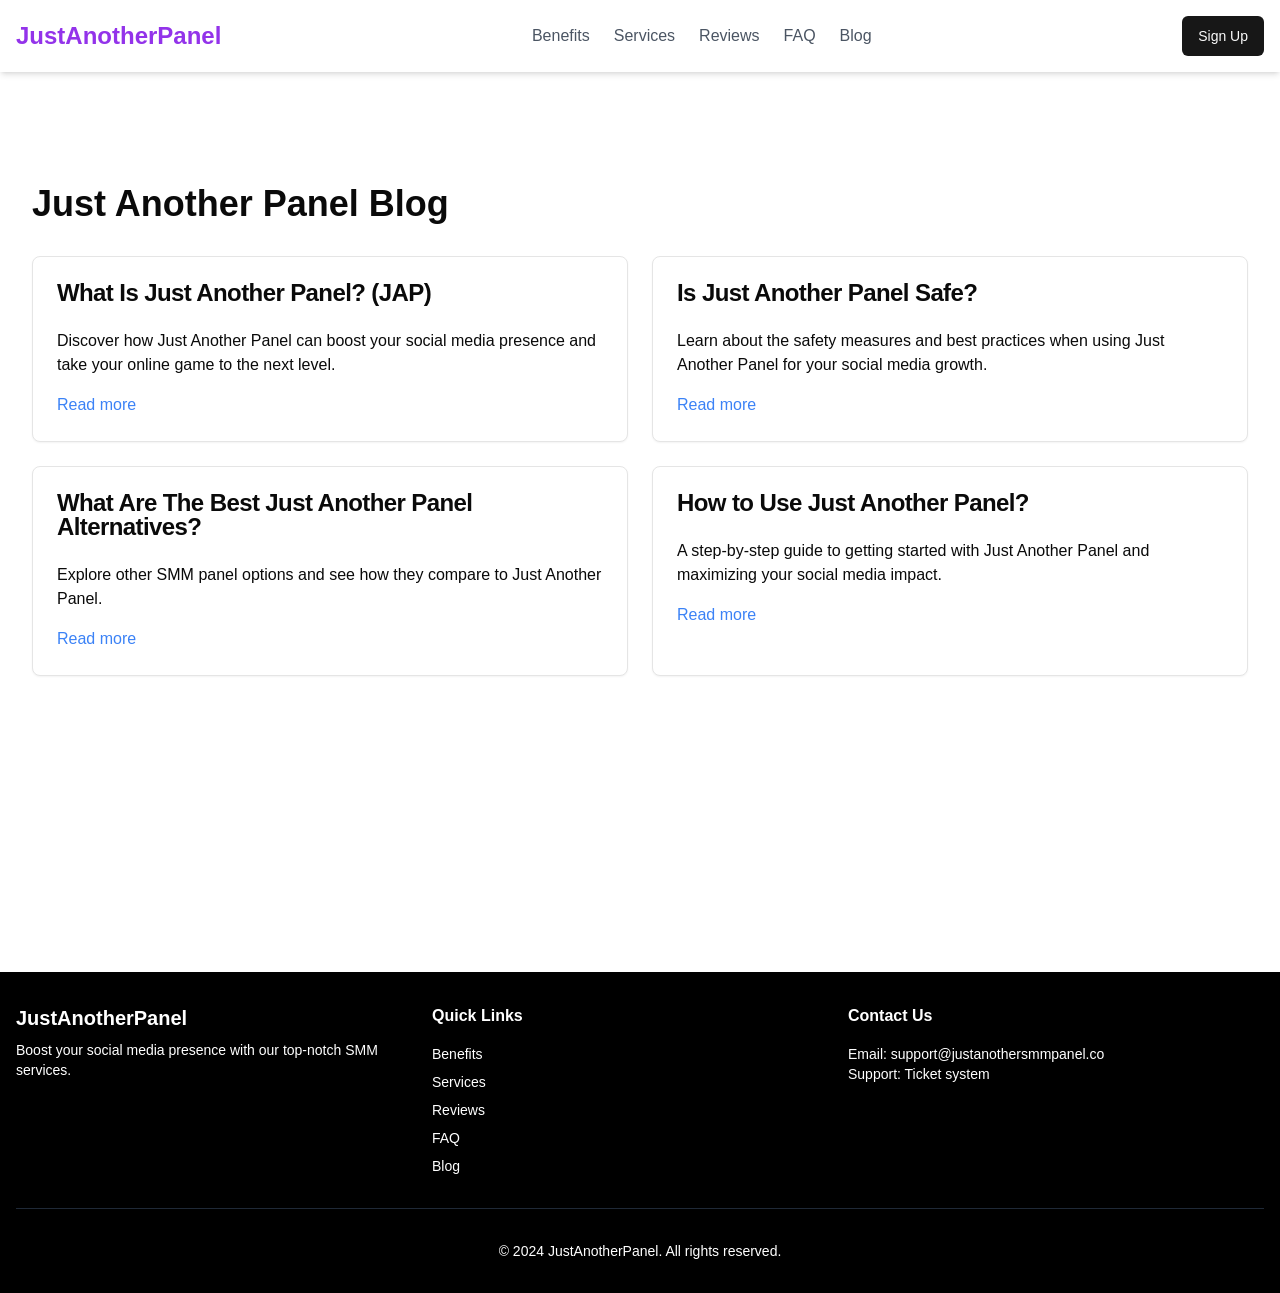
<file: blog.html>
<!DOCTYPE html><html lang="en"><head><meta charset="utf-8"/><meta name="viewport" content="width=device-width, initial-scale=1"/><link rel="stylesheet" href="/css/styles.css"/><title>Blog | Just Another Panel</title><meta name="description" content="Explore our blog for the latest social media marketing tips, trends, and insights from Just Another Panel experts."/></head><body><header class="bg-white shadow-md"><div class="container mx-auto px-4 py-4 flex items-center justify-between"><a class="text-2xl font-bold text-purple-600" href="index.html">JustAnotherPanel</a><nav><ul class="flex space-x-6"><li><a href="index.html#benefits" class="text-gray-600 hover:text-purple-600">Benefits</a></li><li><a href="index.html#services" class="text-gray-600 hover:text-purple-600">Services</a></li><li><a class="text-gray-600 hover:text-purple-600" href="reviews.html">Reviews</a></li><li><a href="index.html#faq" class="text-gray-600 hover:text-purple-600">FAQ</a></li><li><a class="text-gray-600 hover:text-purple-600" href="blog.html">Blog</a></li></ul></nav><a class="inline-flex items-center justify-center gap-2 whitespace-nowrap rounded-md text-sm font-medium ring-offset-background transition-colors focus-visible:outline-none focus-visible:ring-2 focus-visible:ring-ring focus-visible:ring-offset-2 disabled:pointer-events-none disabled:opacity-50 [&amp;_svg]:pointer-events-none [&amp;_svg]:size-4 [&amp;_svg]:shrink-0 bg-primary text-primary-foreground hover:bg-primary/90 h-10 px-4 py-2" href="signup.html">Sign Up</a></div></header><main class="min-h-screen py-20"><div class="container mx-auto px-4"><div class="container mx-auto px-4 py-8"><h1 class="text-4xl font-bold mb-8">Just Another Panel Blog</h1><div class="grid grid-cols-1 md:grid-cols-2 gap-6"><div class="rounded-lg border bg-card text-card-foreground shadow-sm"><div class="flex flex-col space-y-1.5 p-6"><div class="text-2xl font-semibold leading-none tracking-tight">What Is Just Another Panel? (JAP)</div></div><div class="p-6 pt-0"><p class="mb-4">Discover how Just Another Panel can boost your social media presence and take your online game to the next level.</p><a class="text-blue-500 hover:underline" href="blog/what-is-just-another-panel.html">Read more</a></div></div><div class="rounded-lg border bg-card text-card-foreground shadow-sm"><div class="flex flex-col space-y-1.5 p-6"><div class="text-2xl font-semibold leading-none tracking-tight">Is Just Another Panel Safe?</div></div><div class="p-6 pt-0"><p class="mb-4">Learn about the safety measures and best practices when using Just Another Panel for your social media growth.</p><a class="text-blue-500 hover:underline" href="blog/is-just-another-panel-safe.html">Read more</a></div></div><div class="rounded-lg border bg-card text-card-foreground shadow-sm"><div class="flex flex-col space-y-1.5 p-6"><div class="text-2xl font-semibold leading-none tracking-tight">What Are The Best Just Another Panel Alternatives?</div></div><div class="p-6 pt-0"><p class="mb-4">Explore other SMM panel options and see how they compare to Just Another Panel.</p><a class="text-blue-500 hover:underline" href="blog/best-just-another-panel-alternatives.html">Read more</a></div></div><div class="rounded-lg border bg-card text-card-foreground shadow-sm"><div class="flex flex-col space-y-1.5 p-6"><div class="text-2xl font-semibold leading-none tracking-tight">How to Use Just Another Panel?</div></div><div class="p-6 pt-0"><p class="mb-4">A step-by-step guide to getting started with Just Another Panel and maximizing your social media impact.</p><a class="text-blue-500 hover:underline" href="blog/how-to-use-just-another-panel.html">Read more</a></div></div></div></div></div></main><footer class="bg-black text-white text-sm"><div class="container mx-auto px-4 py-8"><div class="flex flex-wrap justify-between"><div class="w-full md:w-1/3 mb-6 md:mb-0"><a class="text-xl font-bold" href="index.html">JustAnotherPanel</a><p class="mt-2">Boost your social media presence with our top-notch SMM services.</p></div><div class="w-full md:w-1/3 mb-6 md:mb-0"><h3 class="text-base font-semibold mb-4">Quick Links</h3><ul class="space-y-2"><li><a href="index.html#benefits" class="hover:text-purple-400">Benefits</a></li><li><a href="index.html#services" class="hover:text-purple-400">Services</a></li><li><a class="hover:text-purple-400" href="reviews.html">Reviews</a></li><li><a href="index.html#faq" class="hover:text-purple-400">FAQ</a></li><li><a class="hover:text-purple-400" href="blog.html">Blog</a></li></ul></div><div class="w-full md:w-1/3"><h3 class="text-base font-semibold mb-4">Contact Us</h3><p>Email: support@justanothersmmpanel.co</p><p>Support: Ticket system</p></div></div><div class="mt-8 pt-8 border-t border-gray-800 text-center"><p>© 2024 JustAnotherPanel. All rights reserved.</p></div></div></footer><script src="/js/app.js"></script></body></html>
</file>
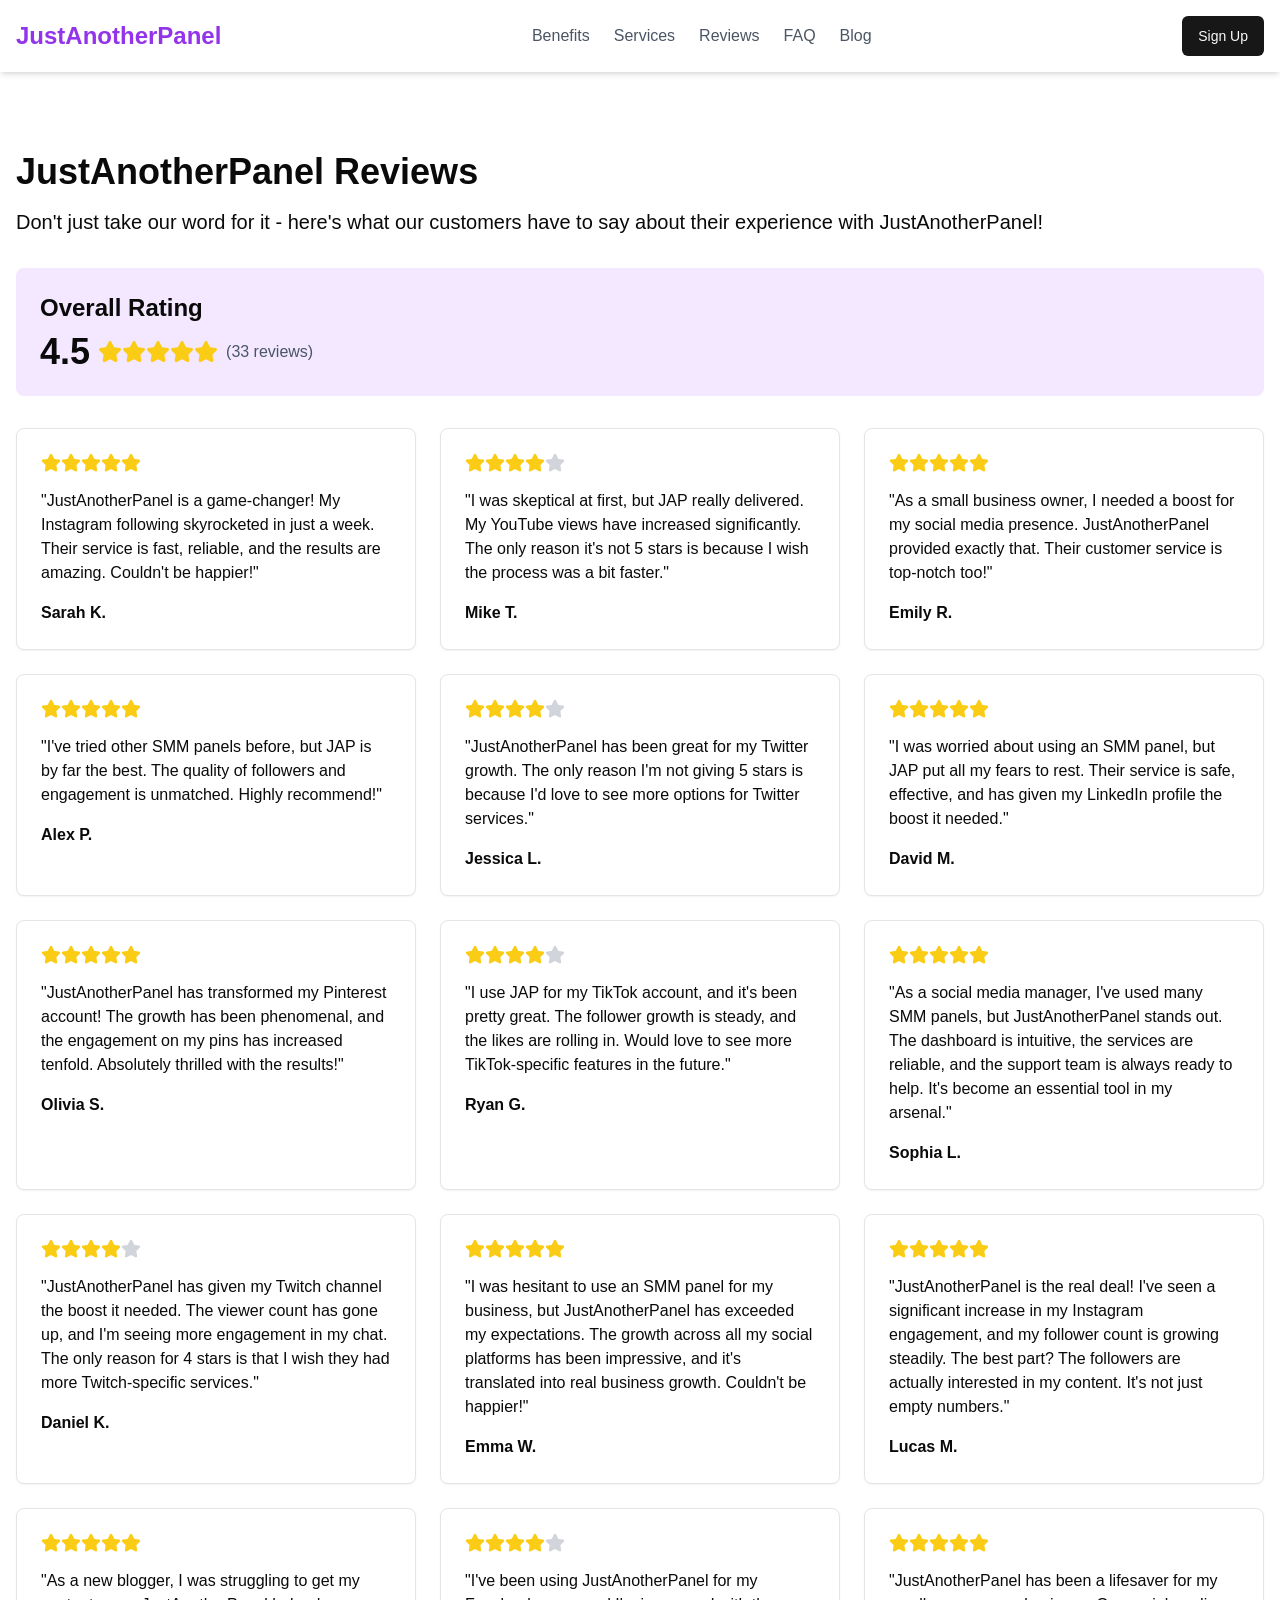
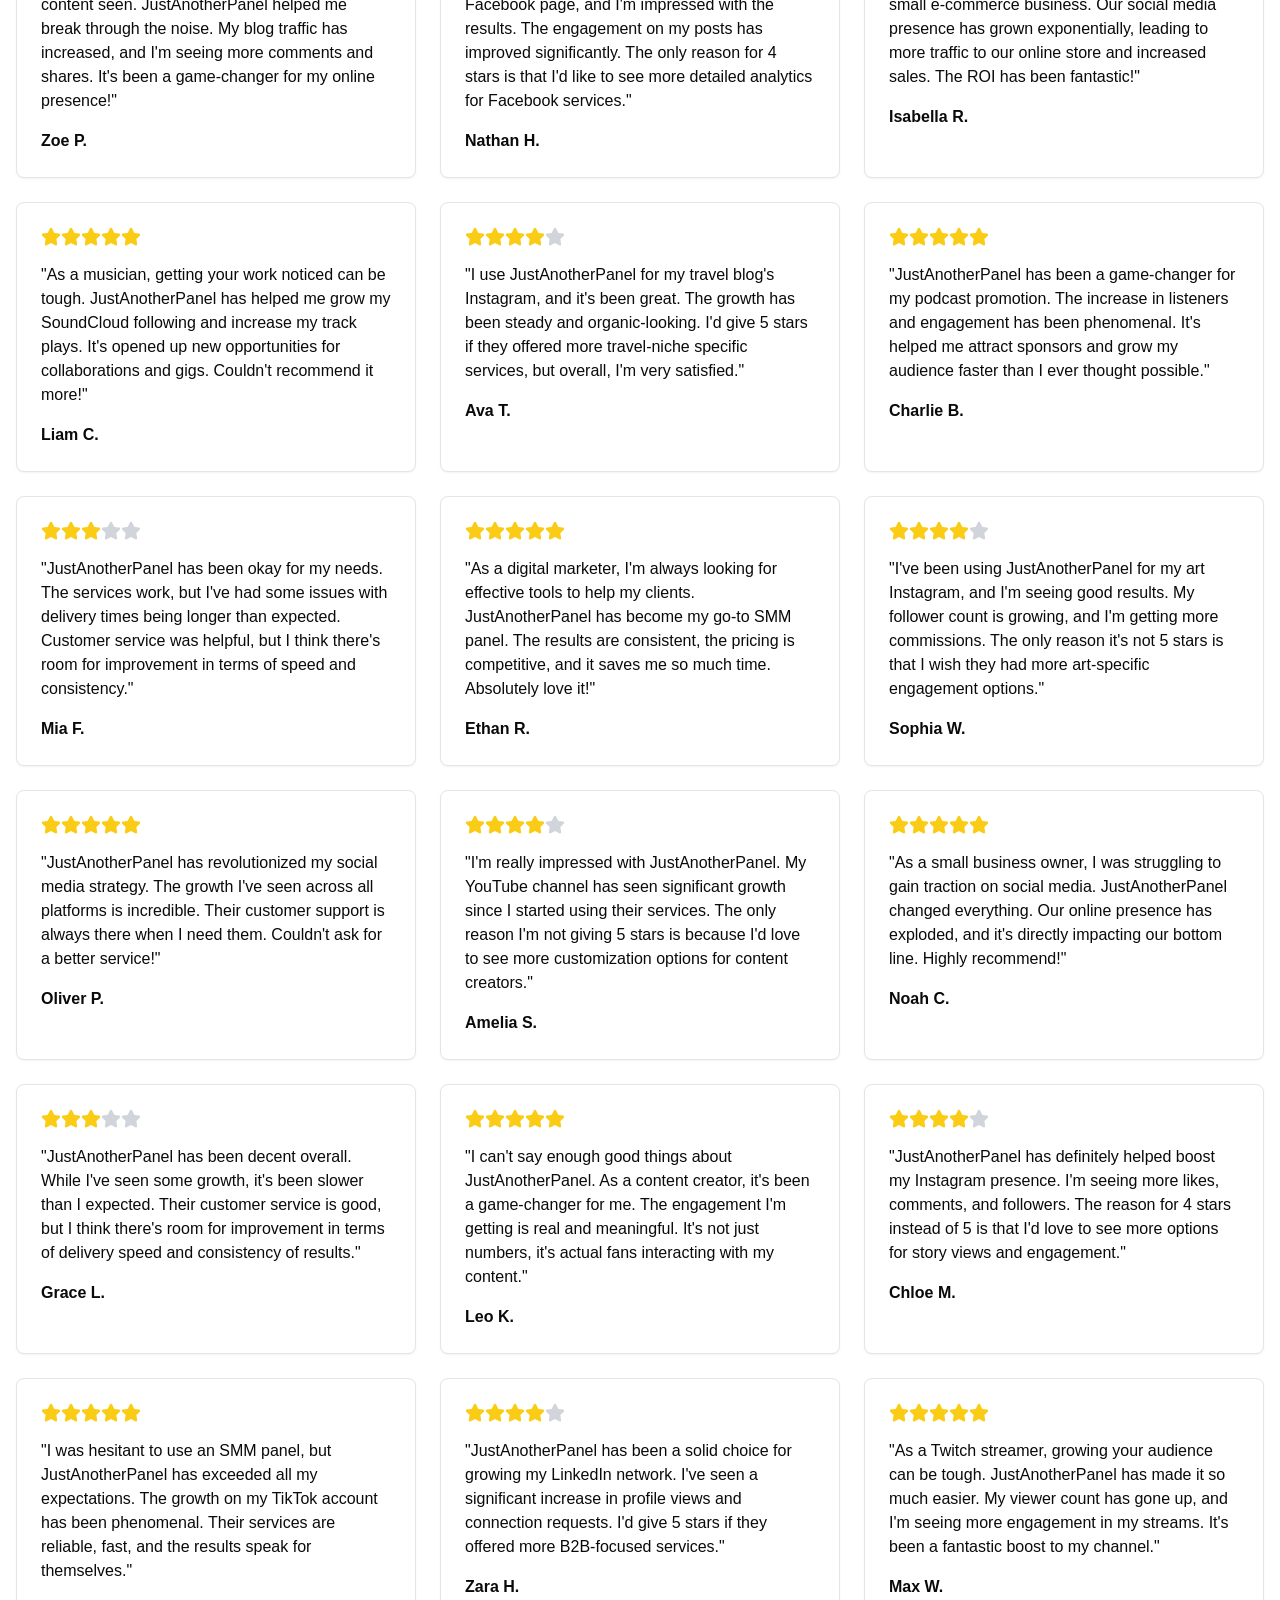
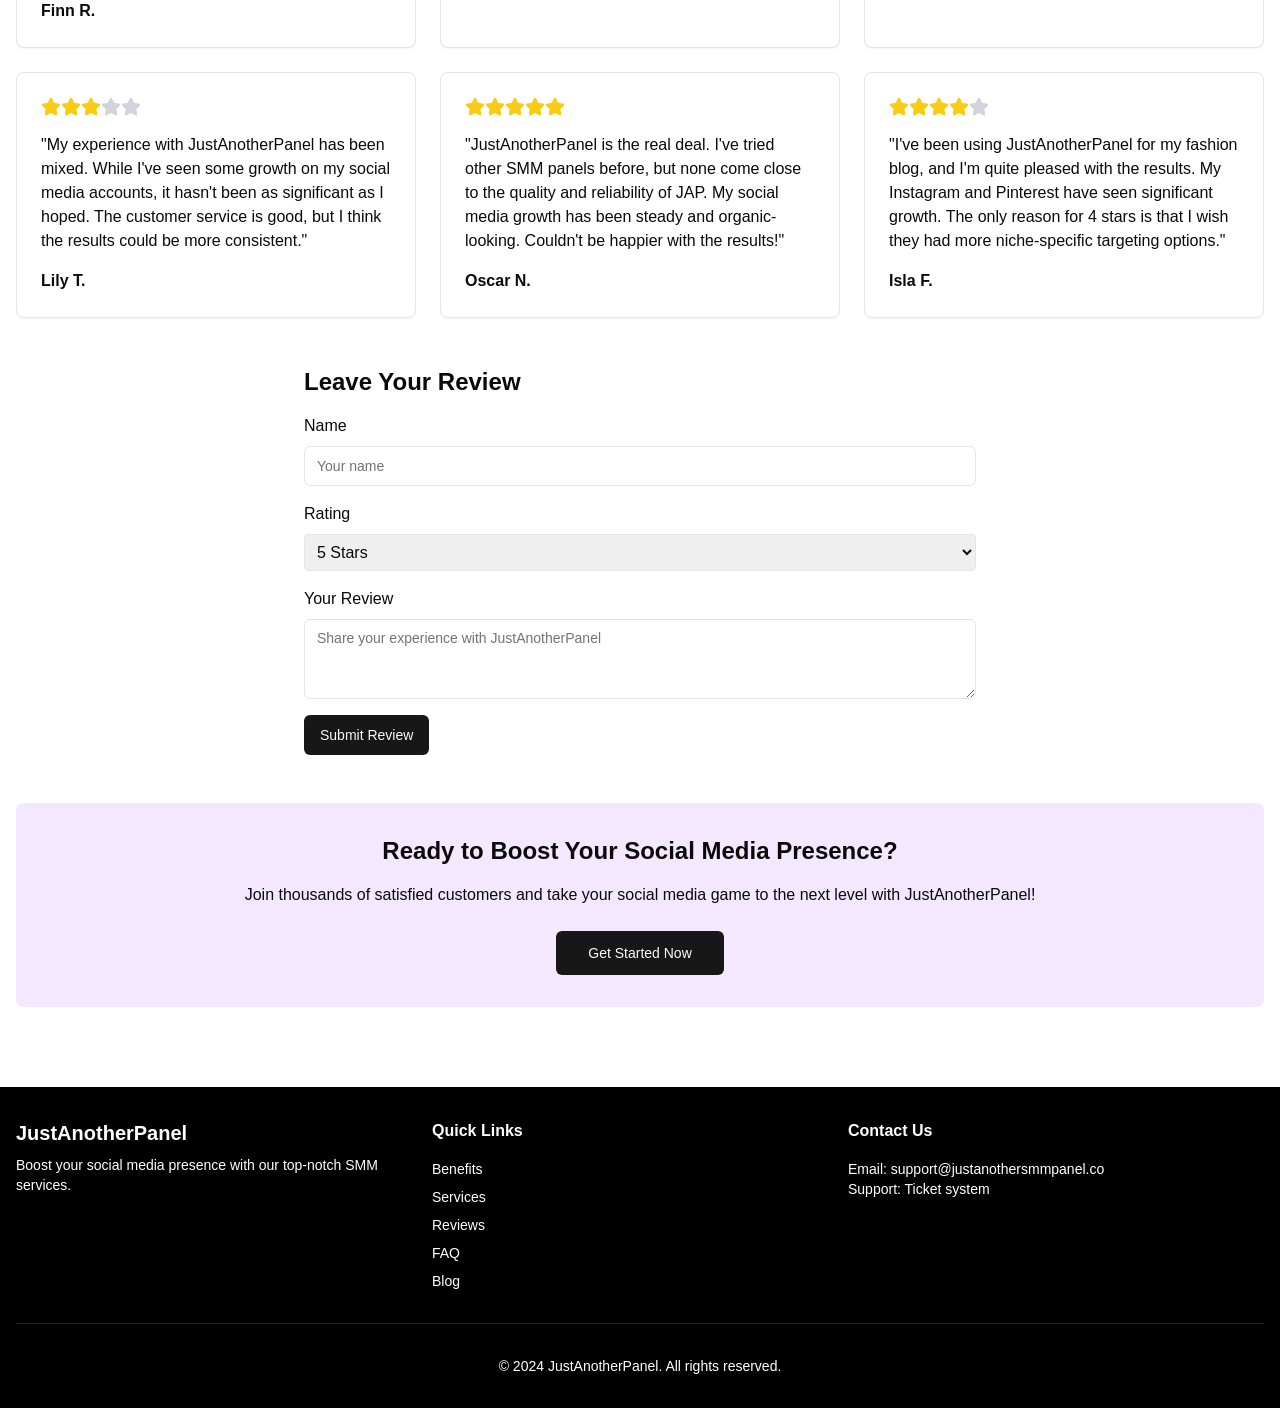
<file: reviews.html>
<!DOCTYPE html><html lang="en"><head><meta charset="utf-8"/><meta name="viewport" content="width=device-width, initial-scale=1"/><link rel="stylesheet" href="/css/styles.css"/><title>Customer Reviews | Just Another Panel</title><meta name="description" content="Read real customer reviews of Just Another Panel. See how our SMM services have helped businesses and influencers grow their social media presence across various platforms."/></head><body><header class="bg-white shadow-md"><div class="container mx-auto px-4 py-4 flex items-center justify-between"><a class="text-2xl font-bold text-purple-600" href="index.html">JustAnotherPanel</a><nav><ul class="flex space-x-6"><li><a href="index.html#benefits" class="text-gray-600 hover:text-purple-600">Benefits</a></li><li><a href="index.html#services" class="text-gray-600 hover:text-purple-600">Services</a></li><li><a class="text-gray-600 hover:text-purple-600" href="reviews.html">Reviews</a></li><li><a href="index.html#faq" class="text-gray-600 hover:text-purple-600">FAQ</a></li><li><a class="text-gray-600 hover:text-purple-600" href="blog.html">Blog</a></li></ul></nav><a class="inline-flex items-center justify-center gap-2 whitespace-nowrap rounded-md text-sm font-medium ring-offset-background transition-colors focus-visible:outline-none focus-visible:ring-2 focus-visible:ring-ring focus-visible:ring-offset-2 disabled:pointer-events-none disabled:opacity-50 [&amp;_svg]:pointer-events-none [&amp;_svg]:size-4 [&amp;_svg]:shrink-0 bg-primary text-primary-foreground hover:bg-primary/90 h-10 px-4 py-2" href="signup.html">Sign Up</a></div></header><main class="min-h-screen py-20"><div class="container mx-auto px-4"><h1 class="text-4xl font-bold mb-4">JustAnotherPanel Reviews</h1><p class="text-xl mb-8">Don&#x27;t just take our word for it - here&#x27;s what our customers have to say about their experience with JustAnotherPanel!</p><div class="bg-purple-100 p-6 rounded-lg mb-8"><h2 class="text-2xl font-bold mb-2">Overall Rating</h2><div class="flex items-center"><span class="text-4xl font-bold mr-2">4.5</span><div class="flex"><svg xmlns="http://www.w3.org/2000/svg" width="24" height="24" viewbox="0 0 24 24" fill="currentColor" stroke="currentColor" stroke-width="2" stroke-linecap="round" stroke-linejoin="round" class="lucide lucide-star w-6 h-6 text-yellow-400"><path d="M11.525 2.295a.53.53 0 0 1 .95 0l2.31 4.679a2.123 2.123 0 0 0 1.595 1.16l5.166.756a.53.53 0 0 1 .294.904l-3.736 3.638a2.123 2.123 0 0 0-.611 1.878l.882 5.14a.53.53 0 0 1-.771.56l-4.618-2.428a2.122 2.122 0 0 0-1.973 0L6.396 21.01a.53.53 0 0 1-.77-.56l.881-5.139a2.122 2.122 0 0 0-.611-1.879L2.16 9.795a.53.53 0 0 1 .294-.906l5.165-.755a2.122 2.122 0 0 0 1.597-1.16z"></path></svg><svg xmlns="http://www.w3.org/2000/svg" width="24" height="24" viewbox="0 0 24 24" fill="currentColor" stroke="currentColor" stroke-width="2" stroke-linecap="round" stroke-linejoin="round" class="lucide lucide-star w-6 h-6 text-yellow-400"><path d="M11.525 2.295a.53.53 0 0 1 .95 0l2.31 4.679a2.123 2.123 0 0 0 1.595 1.16l5.166.756a.53.53 0 0 1 .294.904l-3.736 3.638a2.123 2.123 0 0 0-.611 1.878l.882 5.14a.53.53 0 0 1-.771.56l-4.618-2.428a2.122 2.122 0 0 0-1.973 0L6.396 21.01a.53.53 0 0 1-.77-.56l.881-5.139a2.122 2.122 0 0 0-.611-1.879L2.16 9.795a.53.53 0 0 1 .294-.906l5.165-.755a2.122 2.122 0 0 0 1.597-1.16z"></path></svg><svg xmlns="http://www.w3.org/2000/svg" width="24" height="24" viewbox="0 0 24 24" fill="currentColor" stroke="currentColor" stroke-width="2" stroke-linecap="round" stroke-linejoin="round" class="lucide lucide-star w-6 h-6 text-yellow-400"><path d="M11.525 2.295a.53.53 0 0 1 .95 0l2.31 4.679a2.123 2.123 0 0 0 1.595 1.16l5.166.756a.53.53 0 0 1 .294.904l-3.736 3.638a2.123 2.123 0 0 0-.611 1.878l.882 5.14a.53.53 0 0 1-.771.56l-4.618-2.428a2.122 2.122 0 0 0-1.973 0L6.396 21.01a.53.53 0 0 1-.77-.56l.881-5.139a2.122 2.122 0 0 0-.611-1.879L2.16 9.795a.53.53 0 0 1 .294-.906l5.165-.755a2.122 2.122 0 0 0 1.597-1.16z"></path></svg><svg xmlns="http://www.w3.org/2000/svg" width="24" height="24" viewbox="0 0 24 24" fill="currentColor" stroke="currentColor" stroke-width="2" stroke-linecap="round" stroke-linejoin="round" class="lucide lucide-star w-6 h-6 text-yellow-400"><path d="M11.525 2.295a.53.53 0 0 1 .95 0l2.31 4.679a2.123 2.123 0 0 0 1.595 1.16l5.166.756a.53.53 0 0 1 .294.904l-3.736 3.638a2.123 2.123 0 0 0-.611 1.878l.882 5.14a.53.53 0 0 1-.771.56l-4.618-2.428a2.122 2.122 0 0 0-1.973 0L6.396 21.01a.53.53 0 0 1-.77-.56l.881-5.139a2.122 2.122 0 0 0-.611-1.879L2.16 9.795a.53.53 0 0 1 .294-.906l5.165-.755a2.122 2.122 0 0 0 1.597-1.16z"></path></svg><svg xmlns="http://www.w3.org/2000/svg" width="24" height="24" viewbox="0 0 24 24" fill="currentColor" stroke="currentColor" stroke-width="2" stroke-linecap="round" stroke-linejoin="round" class="lucide lucide-star w-6 h-6 text-yellow-400"><path d="M11.525 2.295a.53.53 0 0 1 .95 0l2.31 4.679a2.123 2.123 0 0 0 1.595 1.16l5.166.756a.53.53 0 0 1 .294.904l-3.736 3.638a2.123 2.123 0 0 0-.611 1.878l.882 5.14a.53.53 0 0 1-.771.56l-4.618-2.428a2.122 2.122 0 0 0-1.973 0L6.396 21.01a.53.53 0 0 1-.77-.56l.881-5.139a2.122 2.122 0 0 0-.611-1.879L2.16 9.795a.53.53 0 0 1 .294-.906l5.165-.755a2.122 2.122 0 0 0 1.597-1.16z"></path></svg></div><span class="ml-2 text-gray-600">(<!-- -->33<!-- --> reviews)</span></div></div><div class="grid grid-cols-1 md:grid-cols-2 lg:grid-cols-3 gap-6 mb-12"><div class="rounded-lg border bg-card text-card-foreground shadow-sm"><div class="p-6"><div class="flex items-center mb-4"><svg xmlns="http://www.w3.org/2000/svg" width="24" height="24" viewbox="0 0 24 24" fill="currentColor" stroke="currentColor" stroke-width="2" stroke-linecap="round" stroke-linejoin="round" class="lucide lucide-star w-5 h-5 text-yellow-400"><path d="M11.525 2.295a.53.53 0 0 1 .95 0l2.31 4.679a2.123 2.123 0 0 0 1.595 1.16l5.166.756a.53.53 0 0 1 .294.904l-3.736 3.638a2.123 2.123 0 0 0-.611 1.878l.882 5.14a.53.53 0 0 1-.771.56l-4.618-2.428a2.122 2.122 0 0 0-1.973 0L6.396 21.01a.53.53 0 0 1-.77-.56l.881-5.139a2.122 2.122 0 0 0-.611-1.879L2.16 9.795a.53.53 0 0 1 .294-.906l5.165-.755a2.122 2.122 0 0 0 1.597-1.16z"></path></svg><svg xmlns="http://www.w3.org/2000/svg" width="24" height="24" viewbox="0 0 24 24" fill="currentColor" stroke="currentColor" stroke-width="2" stroke-linecap="round" stroke-linejoin="round" class="lucide lucide-star w-5 h-5 text-yellow-400"><path d="M11.525 2.295a.53.53 0 0 1 .95 0l2.31 4.679a2.123 2.123 0 0 0 1.595 1.16l5.166.756a.53.53 0 0 1 .294.904l-3.736 3.638a2.123 2.123 0 0 0-.611 1.878l.882 5.14a.53.53 0 0 1-.771.56l-4.618-2.428a2.122 2.122 0 0 0-1.973 0L6.396 21.01a.53.53 0 0 1-.77-.56l.881-5.139a2.122 2.122 0 0 0-.611-1.879L2.16 9.795a.53.53 0 0 1 .294-.906l5.165-.755a2.122 2.122 0 0 0 1.597-1.16z"></path></svg><svg xmlns="http://www.w3.org/2000/svg" width="24" height="24" viewbox="0 0 24 24" fill="currentColor" stroke="currentColor" stroke-width="2" stroke-linecap="round" stroke-linejoin="round" class="lucide lucide-star w-5 h-5 text-yellow-400"><path d="M11.525 2.295a.53.53 0 0 1 .95 0l2.31 4.679a2.123 2.123 0 0 0 1.595 1.16l5.166.756a.53.53 0 0 1 .294.904l-3.736 3.638a2.123 2.123 0 0 0-.611 1.878l.882 5.14a.53.53 0 0 1-.771.56l-4.618-2.428a2.122 2.122 0 0 0-1.973 0L6.396 21.01a.53.53 0 0 1-.77-.56l.881-5.139a2.122 2.122 0 0 0-.611-1.879L2.16 9.795a.53.53 0 0 1 .294-.906l5.165-.755a2.122 2.122 0 0 0 1.597-1.16z"></path></svg><svg xmlns="http://www.w3.org/2000/svg" width="24" height="24" viewbox="0 0 24 24" fill="currentColor" stroke="currentColor" stroke-width="2" stroke-linecap="round" stroke-linejoin="round" class="lucide lucide-star w-5 h-5 text-yellow-400"><path d="M11.525 2.295a.53.53 0 0 1 .95 0l2.31 4.679a2.123 2.123 0 0 0 1.595 1.16l5.166.756a.53.53 0 0 1 .294.904l-3.736 3.638a2.123 2.123 0 0 0-.611 1.878l.882 5.14a.53.53 0 0 1-.771.56l-4.618-2.428a2.122 2.122 0 0 0-1.973 0L6.396 21.01a.53.53 0 0 1-.77-.56l.881-5.139a2.122 2.122 0 0 0-.611-1.879L2.16 9.795a.53.53 0 0 1 .294-.906l5.165-.755a2.122 2.122 0 0 0 1.597-1.16z"></path></svg><svg xmlns="http://www.w3.org/2000/svg" width="24" height="24" viewbox="0 0 24 24" fill="currentColor" stroke="currentColor" stroke-width="2" stroke-linecap="round" stroke-linejoin="round" class="lucide lucide-star w-5 h-5 text-yellow-400"><path d="M11.525 2.295a.53.53 0 0 1 .95 0l2.31 4.679a2.123 2.123 0 0 0 1.595 1.16l5.166.756a.53.53 0 0 1 .294.904l-3.736 3.638a2.123 2.123 0 0 0-.611 1.878l.882 5.14a.53.53 0 0 1-.771.56l-4.618-2.428a2.122 2.122 0 0 0-1.973 0L6.396 21.01a.53.53 0 0 1-.77-.56l.881-5.139a2.122 2.122 0 0 0-.611-1.879L2.16 9.795a.53.53 0 0 1 .294-.906l5.165-.755a2.122 2.122 0 0 0 1.597-1.16z"></path></svg></div><p class="mb-4">&quot;<!-- -->JustAnotherPanel is a game-changer! My Instagram following skyrocketed in just a week. Their service is fast, reliable, and the results are amazing. Couldn&#x27;t be happier!<!-- -->&quot;</p><p class="font-semibold">Sarah K.</p></div></div><div class="rounded-lg border bg-card text-card-foreground shadow-sm"><div class="p-6"><div class="flex items-center mb-4"><svg xmlns="http://www.w3.org/2000/svg" width="24" height="24" viewbox="0 0 24 24" fill="currentColor" stroke="currentColor" stroke-width="2" stroke-linecap="round" stroke-linejoin="round" class="lucide lucide-star w-5 h-5 text-yellow-400"><path d="M11.525 2.295a.53.53 0 0 1 .95 0l2.31 4.679a2.123 2.123 0 0 0 1.595 1.16l5.166.756a.53.53 0 0 1 .294.904l-3.736 3.638a2.123 2.123 0 0 0-.611 1.878l.882 5.14a.53.53 0 0 1-.771.56l-4.618-2.428a2.122 2.122 0 0 0-1.973 0L6.396 21.01a.53.53 0 0 1-.77-.56l.881-5.139a2.122 2.122 0 0 0-.611-1.879L2.16 9.795a.53.53 0 0 1 .294-.906l5.165-.755a2.122 2.122 0 0 0 1.597-1.16z"></path></svg><svg xmlns="http://www.w3.org/2000/svg" width="24" height="24" viewbox="0 0 24 24" fill="currentColor" stroke="currentColor" stroke-width="2" stroke-linecap="round" stroke-linejoin="round" class="lucide lucide-star w-5 h-5 text-yellow-400"><path d="M11.525 2.295a.53.53 0 0 1 .95 0l2.31 4.679a2.123 2.123 0 0 0 1.595 1.16l5.166.756a.53.53 0 0 1 .294.904l-3.736 3.638a2.123 2.123 0 0 0-.611 1.878l.882 5.14a.53.53 0 0 1-.771.56l-4.618-2.428a2.122 2.122 0 0 0-1.973 0L6.396 21.01a.53.53 0 0 1-.77-.56l.881-5.139a2.122 2.122 0 0 0-.611-1.879L2.16 9.795a.53.53 0 0 1 .294-.906l5.165-.755a2.122 2.122 0 0 0 1.597-1.16z"></path></svg><svg xmlns="http://www.w3.org/2000/svg" width="24" height="24" viewbox="0 0 24 24" fill="currentColor" stroke="currentColor" stroke-width="2" stroke-linecap="round" stroke-linejoin="round" class="lucide lucide-star w-5 h-5 text-yellow-400"><path d="M11.525 2.295a.53.53 0 0 1 .95 0l2.31 4.679a2.123 2.123 0 0 0 1.595 1.16l5.166.756a.53.53 0 0 1 .294.904l-3.736 3.638a2.123 2.123 0 0 0-.611 1.878l.882 5.14a.53.53 0 0 1-.771.56l-4.618-2.428a2.122 2.122 0 0 0-1.973 0L6.396 21.01a.53.53 0 0 1-.77-.56l.881-5.139a2.122 2.122 0 0 0-.611-1.879L2.16 9.795a.53.53 0 0 1 .294-.906l5.165-.755a2.122 2.122 0 0 0 1.597-1.16z"></path></svg><svg xmlns="http://www.w3.org/2000/svg" width="24" height="24" viewbox="0 0 24 24" fill="currentColor" stroke="currentColor" stroke-width="2" stroke-linecap="round" stroke-linejoin="round" class="lucide lucide-star w-5 h-5 text-yellow-400"><path d="M11.525 2.295a.53.53 0 0 1 .95 0l2.31 4.679a2.123 2.123 0 0 0 1.595 1.16l5.166.756a.53.53 0 0 1 .294.904l-3.736 3.638a2.123 2.123 0 0 0-.611 1.878l.882 5.14a.53.53 0 0 1-.771.56l-4.618-2.428a2.122 2.122 0 0 0-1.973 0L6.396 21.01a.53.53 0 0 1-.77-.56l.881-5.139a2.122 2.122 0 0 0-.611-1.879L2.16 9.795a.53.53 0 0 1 .294-.906l5.165-.755a2.122 2.122 0 0 0 1.597-1.16z"></path></svg><svg xmlns="http://www.w3.org/2000/svg" width="24" height="24" viewbox="0 0 24 24" fill="currentColor" stroke="currentColor" stroke-width="2" stroke-linecap="round" stroke-linejoin="round" class="lucide lucide-star w-5 h-5 text-gray-300"><path d="M11.525 2.295a.53.53 0 0 1 .95 0l2.31 4.679a2.123 2.123 0 0 0 1.595 1.16l5.166.756a.53.53 0 0 1 .294.904l-3.736 3.638a2.123 2.123 0 0 0-.611 1.878l.882 5.14a.53.53 0 0 1-.771.56l-4.618-2.428a2.122 2.122 0 0 0-1.973 0L6.396 21.01a.53.53 0 0 1-.77-.56l.881-5.139a2.122 2.122 0 0 0-.611-1.879L2.16 9.795a.53.53 0 0 1 .294-.906l5.165-.755a2.122 2.122 0 0 0 1.597-1.16z"></path></svg></div><p class="mb-4">&quot;<!-- -->I was skeptical at first, but JAP really delivered. My YouTube views have increased significantly. The only reason it&#x27;s not 5 stars is because I wish the process was a bit faster.<!-- -->&quot;</p><p class="font-semibold">Mike T.</p></div></div><div class="rounded-lg border bg-card text-card-foreground shadow-sm"><div class="p-6"><div class="flex items-center mb-4"><svg xmlns="http://www.w3.org/2000/svg" width="24" height="24" viewbox="0 0 24 24" fill="currentColor" stroke="currentColor" stroke-width="2" stroke-linecap="round" stroke-linejoin="round" class="lucide lucide-star w-5 h-5 text-yellow-400"><path d="M11.525 2.295a.53.53 0 0 1 .95 0l2.31 4.679a2.123 2.123 0 0 0 1.595 1.16l5.166.756a.53.53 0 0 1 .294.904l-3.736 3.638a2.123 2.123 0 0 0-.611 1.878l.882 5.14a.53.53 0 0 1-.771.56l-4.618-2.428a2.122 2.122 0 0 0-1.973 0L6.396 21.01a.53.53 0 0 1-.77-.56l.881-5.139a2.122 2.122 0 0 0-.611-1.879L2.16 9.795a.53.53 0 0 1 .294-.906l5.165-.755a2.122 2.122 0 0 0 1.597-1.16z"></path></svg><svg xmlns="http://www.w3.org/2000/svg" width="24" height="24" viewbox="0 0 24 24" fill="currentColor" stroke="currentColor" stroke-width="2" stroke-linecap="round" stroke-linejoin="round" class="lucide lucide-star w-5 h-5 text-yellow-400"><path d="M11.525 2.295a.53.53 0 0 1 .95 0l2.31 4.679a2.123 2.123 0 0 0 1.595 1.16l5.166.756a.53.53 0 0 1 .294.904l-3.736 3.638a2.123 2.123 0 0 0-.611 1.878l.882 5.14a.53.53 0 0 1-.771.56l-4.618-2.428a2.122 2.122 0 0 0-1.973 0L6.396 21.01a.53.53 0 0 1-.77-.56l.881-5.139a2.122 2.122 0 0 0-.611-1.879L2.16 9.795a.53.53 0 0 1 .294-.906l5.165-.755a2.122 2.122 0 0 0 1.597-1.16z"></path></svg><svg xmlns="http://www.w3.org/2000/svg" width="24" height="24" viewbox="0 0 24 24" fill="currentColor" stroke="currentColor" stroke-width="2" stroke-linecap="round" stroke-linejoin="round" class="lucide lucide-star w-5 h-5 text-yellow-400"><path d="M11.525 2.295a.53.53 0 0 1 .95 0l2.31 4.679a2.123 2.123 0 0 0 1.595 1.16l5.166.756a.53.53 0 0 1 .294.904l-3.736 3.638a2.123 2.123 0 0 0-.611 1.878l.882 5.14a.53.53 0 0 1-.771.56l-4.618-2.428a2.122 2.122 0 0 0-1.973 0L6.396 21.01a.53.53 0 0 1-.77-.56l.881-5.139a2.122 2.122 0 0 0-.611-1.879L2.16 9.795a.53.53 0 0 1 .294-.906l5.165-.755a2.122 2.122 0 0 0 1.597-1.16z"></path></svg><svg xmlns="http://www.w3.org/2000/svg" width="24" height="24" viewbox="0 0 24 24" fill="currentColor" stroke="currentColor" stroke-width="2" stroke-linecap="round" stroke-linejoin="round" class="lucide lucide-star w-5 h-5 text-yellow-400"><path d="M11.525 2.295a.53.53 0 0 1 .95 0l2.31 4.679a2.123 2.123 0 0 0 1.595 1.16l5.166.756a.53.53 0 0 1 .294.904l-3.736 3.638a2.123 2.123 0 0 0-.611 1.878l.882 5.14a.53.53 0 0 1-.771.56l-4.618-2.428a2.122 2.122 0 0 0-1.973 0L6.396 21.01a.53.53 0 0 1-.77-.56l.881-5.139a2.122 2.122 0 0 0-.611-1.879L2.16 9.795a.53.53 0 0 1 .294-.906l5.165-.755a2.122 2.122 0 0 0 1.597-1.16z"></path></svg><svg xmlns="http://www.w3.org/2000/svg" width="24" height="24" viewbox="0 0 24 24" fill="currentColor" stroke="currentColor" stroke-width="2" stroke-linecap="round" stroke-linejoin="round" class="lucide lucide-star w-5 h-5 text-yellow-400"><path d="M11.525 2.295a.53.53 0 0 1 .95 0l2.31 4.679a2.123 2.123 0 0 0 1.595 1.16l5.166.756a.53.53 0 0 1 .294.904l-3.736 3.638a2.123 2.123 0 0 0-.611 1.878l.882 5.14a.53.53 0 0 1-.771.56l-4.618-2.428a2.122 2.122 0 0 0-1.973 0L6.396 21.01a.53.53 0 0 1-.77-.56l.881-5.139a2.122 2.122 0 0 0-.611-1.879L2.16 9.795a.53.53 0 0 1 .294-.906l5.165-.755a2.122 2.122 0 0 0 1.597-1.16z"></path></svg></div><p class="mb-4">&quot;<!-- -->As a small business owner, I needed a boost for my social media presence. JustAnotherPanel provided exactly that. Their customer service is top-notch too!<!-- -->&quot;</p><p class="font-semibold">Emily R.</p></div></div><div class="rounded-lg border bg-card text-card-foreground shadow-sm"><div class="p-6"><div class="flex items-center mb-4"><svg xmlns="http://www.w3.org/2000/svg" width="24" height="24" viewbox="0 0 24 24" fill="currentColor" stroke="currentColor" stroke-width="2" stroke-linecap="round" stroke-linejoin="round" class="lucide lucide-star w-5 h-5 text-yellow-400"><path d="M11.525 2.295a.53.53 0 0 1 .95 0l2.31 4.679a2.123 2.123 0 0 0 1.595 1.16l5.166.756a.53.53 0 0 1 .294.904l-3.736 3.638a2.123 2.123 0 0 0-.611 1.878l.882 5.14a.53.53 0 0 1-.771.56l-4.618-2.428a2.122 2.122 0 0 0-1.973 0L6.396 21.01a.53.53 0 0 1-.77-.56l.881-5.139a2.122 2.122 0 0 0-.611-1.879L2.16 9.795a.53.53 0 0 1 .294-.906l5.165-.755a2.122 2.122 0 0 0 1.597-1.16z"></path></svg><svg xmlns="http://www.w3.org/2000/svg" width="24" height="24" viewbox="0 0 24 24" fill="currentColor" stroke="currentColor" stroke-width="2" stroke-linecap="round" stroke-linejoin="round" class="lucide lucide-star w-5 h-5 text-yellow-400"><path d="M11.525 2.295a.53.53 0 0 1 .95 0l2.31 4.679a2.123 2.123 0 0 0 1.595 1.16l5.166.756a.53.53 0 0 1 .294.904l-3.736 3.638a2.123 2.123 0 0 0-.611 1.878l.882 5.14a.53.53 0 0 1-.771.56l-4.618-2.428a2.122 2.122 0 0 0-1.973 0L6.396 21.01a.53.53 0 0 1-.77-.56l.881-5.139a2.122 2.122 0 0 0-.611-1.879L2.16 9.795a.53.53 0 0 1 .294-.906l5.165-.755a2.122 2.122 0 0 0 1.597-1.16z"></path></svg><svg xmlns="http://www.w3.org/2000/svg" width="24" height="24" viewbox="0 0 24 24" fill="currentColor" stroke="currentColor" stroke-width="2" stroke-linecap="round" stroke-linejoin="round" class="lucide lucide-star w-5 h-5 text-yellow-400"><path d="M11.525 2.295a.53.53 0 0 1 .95 0l2.31 4.679a2.123 2.123 0 0 0 1.595 1.16l5.166.756a.53.53 0 0 1 .294.904l-3.736 3.638a2.123 2.123 0 0 0-.611 1.878l.882 5.14a.53.53 0 0 1-.771.56l-4.618-2.428a2.122 2.122 0 0 0-1.973 0L6.396 21.01a.53.53 0 0 1-.77-.56l.881-5.139a2.122 2.122 0 0 0-.611-1.879L2.16 9.795a.53.53 0 0 1 .294-.906l5.165-.755a2.122 2.122 0 0 0 1.597-1.16z"></path></svg><svg xmlns="http://www.w3.org/2000/svg" width="24" height="24" viewbox="0 0 24 24" fill="currentColor" stroke="currentColor" stroke-width="2" stroke-linecap="round" stroke-linejoin="round" class="lucide lucide-star w-5 h-5 text-yellow-400"><path d="M11.525 2.295a.53.53 0 0 1 .95 0l2.31 4.679a2.123 2.123 0 0 0 1.595 1.16l5.166.756a.53.53 0 0 1 .294.904l-3.736 3.638a2.123 2.123 0 0 0-.611 1.878l.882 5.14a.53.53 0 0 1-.771.56l-4.618-2.428a2.122 2.122 0 0 0-1.973 0L6.396 21.01a.53.53 0 0 1-.77-.56l.881-5.139a2.122 2.122 0 0 0-.611-1.879L2.16 9.795a.53.53 0 0 1 .294-.906l5.165-.755a2.122 2.122 0 0 0 1.597-1.16z"></path></svg><svg xmlns="http://www.w3.org/2000/svg" width="24" height="24" viewbox="0 0 24 24" fill="currentColor" stroke="currentColor" stroke-width="2" stroke-linecap="round" stroke-linejoin="round" class="lucide lucide-star w-5 h-5 text-yellow-400"><path d="M11.525 2.295a.53.53 0 0 1 .95 0l2.31 4.679a2.123 2.123 0 0 0 1.595 1.16l5.166.756a.53.53 0 0 1 .294.904l-3.736 3.638a2.123 2.123 0 0 0-.611 1.878l.882 5.14a.53.53 0 0 1-.771.56l-4.618-2.428a2.122 2.122 0 0 0-1.973 0L6.396 21.01a.53.53 0 0 1-.77-.56l.881-5.139a2.122 2.122 0 0 0-.611-1.879L2.16 9.795a.53.53 0 0 1 .294-.906l5.165-.755a2.122 2.122 0 0 0 1.597-1.16z"></path></svg></div><p class="mb-4">&quot;<!-- -->I&#x27;ve tried other SMM panels before, but JAP is by far the best. The quality of followers and engagement is unmatched. Highly recommend!<!-- -->&quot;</p><p class="font-semibold">Alex P.</p></div></div><div class="rounded-lg border bg-card text-card-foreground shadow-sm"><div class="p-6"><div class="flex items-center mb-4"><svg xmlns="http://www.w3.org/2000/svg" width="24" height="24" viewbox="0 0 24 24" fill="currentColor" stroke="currentColor" stroke-width="2" stroke-linecap="round" stroke-linejoin="round" class="lucide lucide-star w-5 h-5 text-yellow-400"><path d="M11.525 2.295a.53.53 0 0 1 .95 0l2.31 4.679a2.123 2.123 0 0 0 1.595 1.16l5.166.756a.53.53 0 0 1 .294.904l-3.736 3.638a2.123 2.123 0 0 0-.611 1.878l.882 5.14a.53.53 0 0 1-.771.56l-4.618-2.428a2.122 2.122 0 0 0-1.973 0L6.396 21.01a.53.53 0 0 1-.77-.56l.881-5.139a2.122 2.122 0 0 0-.611-1.879L2.16 9.795a.53.53 0 0 1 .294-.906l5.165-.755a2.122 2.122 0 0 0 1.597-1.16z"></path></svg><svg xmlns="http://www.w3.org/2000/svg" width="24" height="24" viewbox="0 0 24 24" fill="currentColor" stroke="currentColor" stroke-width="2" stroke-linecap="round" stroke-linejoin="round" class="lucide lucide-star w-5 h-5 text-yellow-400"><path d="M11.525 2.295a.53.53 0 0 1 .95 0l2.31 4.679a2.123 2.123 0 0 0 1.595 1.16l5.166.756a.53.53 0 0 1 .294.904l-3.736 3.638a2.123 2.123 0 0 0-.611 1.878l.882 5.14a.53.53 0 0 1-.771.56l-4.618-2.428a2.122 2.122 0 0 0-1.973 0L6.396 21.01a.53.53 0 0 1-.77-.56l.881-5.139a2.122 2.122 0 0 0-.611-1.879L2.16 9.795a.53.53 0 0 1 .294-.906l5.165-.755a2.122 2.122 0 0 0 1.597-1.16z"></path></svg><svg xmlns="http://www.w3.org/2000/svg" width="24" height="24" viewbox="0 0 24 24" fill="currentColor" stroke="currentColor" stroke-width="2" stroke-linecap="round" stroke-linejoin="round" class="lucide lucide-star w-5 h-5 text-yellow-400"><path d="M11.525 2.295a.53.53 0 0 1 .95 0l2.31 4.679a2.123 2.123 0 0 0 1.595 1.16l5.166.756a.53.53 0 0 1 .294.904l-3.736 3.638a2.123 2.123 0 0 0-.611 1.878l.882 5.14a.53.53 0 0 1-.771.56l-4.618-2.428a2.122 2.122 0 0 0-1.973 0L6.396 21.01a.53.53 0 0 1-.77-.56l.881-5.139a2.122 2.122 0 0 0-.611-1.879L2.16 9.795a.53.53 0 0 1 .294-.906l5.165-.755a2.122 2.122 0 0 0 1.597-1.16z"></path></svg><svg xmlns="http://www.w3.org/2000/svg" width="24" height="24" viewbox="0 0 24 24" fill="currentColor" stroke="currentColor" stroke-width="2" stroke-linecap="round" stroke-linejoin="round" class="lucide lucide-star w-5 h-5 text-yellow-400"><path d="M11.525 2.295a.53.53 0 0 1 .95 0l2.31 4.679a2.123 2.123 0 0 0 1.595 1.16l5.166.756a.53.53 0 0 1 .294.904l-3.736 3.638a2.123 2.123 0 0 0-.611 1.878l.882 5.14a.53.53 0 0 1-.771.56l-4.618-2.428a2.122 2.122 0 0 0-1.973 0L6.396 21.01a.53.53 0 0 1-.77-.56l.881-5.139a2.122 2.122 0 0 0-.611-1.879L2.16 9.795a.53.53 0 0 1 .294-.906l5.165-.755a2.122 2.122 0 0 0 1.597-1.16z"></path></svg><svg xmlns="http://www.w3.org/2000/svg" width="24" height="24" viewbox="0 0 24 24" fill="currentColor" stroke="currentColor" stroke-width="2" stroke-linecap="round" stroke-linejoin="round" class="lucide lucide-star w-5 h-5 text-gray-300"><path d="M11.525 2.295a.53.53 0 0 1 .95 0l2.31 4.679a2.123 2.123 0 0 0 1.595 1.16l5.166.756a.53.53 0 0 1 .294.904l-3.736 3.638a2.123 2.123 0 0 0-.611 1.878l.882 5.14a.53.53 0 0 1-.771.56l-4.618-2.428a2.122 2.122 0 0 0-1.973 0L6.396 21.01a.53.53 0 0 1-.77-.56l.881-5.139a2.122 2.122 0 0 0-.611-1.879L2.16 9.795a.53.53 0 0 1 .294-.906l5.165-.755a2.122 2.122 0 0 0 1.597-1.16z"></path></svg></div><p class="mb-4">&quot;<!-- -->JustAnotherPanel has been great for my Twitter growth. The only reason I&#x27;m not giving 5 stars is because I&#x27;d love to see more options for Twitter services.<!-- -->&quot;</p><p class="font-semibold">Jessica L.</p></div></div><div class="rounded-lg border bg-card text-card-foreground shadow-sm"><div class="p-6"><div class="flex items-center mb-4"><svg xmlns="http://www.w3.org/2000/svg" width="24" height="24" viewbox="0 0 24 24" fill="currentColor" stroke="currentColor" stroke-width="2" stroke-linecap="round" stroke-linejoin="round" class="lucide lucide-star w-5 h-5 text-yellow-400"><path d="M11.525 2.295a.53.53 0 0 1 .95 0l2.31 4.679a2.123 2.123 0 0 0 1.595 1.16l5.166.756a.53.53 0 0 1 .294.904l-3.736 3.638a2.123 2.123 0 0 0-.611 1.878l.882 5.14a.53.53 0 0 1-.771.56l-4.618-2.428a2.122 2.122 0 0 0-1.973 0L6.396 21.01a.53.53 0 0 1-.77-.56l.881-5.139a2.122 2.122 0 0 0-.611-1.879L2.16 9.795a.53.53 0 0 1 .294-.906l5.165-.755a2.122 2.122 0 0 0 1.597-1.16z"></path></svg><svg xmlns="http://www.w3.org/2000/svg" width="24" height="24" viewbox="0 0 24 24" fill="currentColor" stroke="currentColor" stroke-width="2" stroke-linecap="round" stroke-linejoin="round" class="lucide lucide-star w-5 h-5 text-yellow-400"><path d="M11.525 2.295a.53.53 0 0 1 .95 0l2.31 4.679a2.123 2.123 0 0 0 1.595 1.16l5.166.756a.53.53 0 0 1 .294.904l-3.736 3.638a2.123 2.123 0 0 0-.611 1.878l.882 5.14a.53.53 0 0 1-.771.56l-4.618-2.428a2.122 2.122 0 0 0-1.973 0L6.396 21.01a.53.53 0 0 1-.77-.56l.881-5.139a2.122 2.122 0 0 0-.611-1.879L2.16 9.795a.53.53 0 0 1 .294-.906l5.165-.755a2.122 2.122 0 0 0 1.597-1.16z"></path></svg><svg xmlns="http://www.w3.org/2000/svg" width="24" height="24" viewbox="0 0 24 24" fill="currentColor" stroke="currentColor" stroke-width="2" stroke-linecap="round" stroke-linejoin="round" class="lucide lucide-star w-5 h-5 text-yellow-400"><path d="M11.525 2.295a.53.53 0 0 1 .95 0l2.31 4.679a2.123 2.123 0 0 0 1.595 1.16l5.166.756a.53.53 0 0 1 .294.904l-3.736 3.638a2.123 2.123 0 0 0-.611 1.878l.882 5.14a.53.53 0 0 1-.771.56l-4.618-2.428a2.122 2.122 0 0 0-1.973 0L6.396 21.01a.53.53 0 0 1-.77-.56l.881-5.139a2.122 2.122 0 0 0-.611-1.879L2.16 9.795a.53.53 0 0 1 .294-.906l5.165-.755a2.122 2.122 0 0 0 1.597-1.16z"></path></svg><svg xmlns="http://www.w3.org/2000/svg" width="24" height="24" viewbox="0 0 24 24" fill="currentColor" stroke="currentColor" stroke-width="2" stroke-linecap="round" stroke-linejoin="round" class="lucide lucide-star w-5 h-5 text-yellow-400"><path d="M11.525 2.295a.53.53 0 0 1 .95 0l2.31 4.679a2.123 2.123 0 0 0 1.595 1.16l5.166.756a.53.53 0 0 1 .294.904l-3.736 3.638a2.123 2.123 0 0 0-.611 1.878l.882 5.14a.53.53 0 0 1-.771.56l-4.618-2.428a2.122 2.122 0 0 0-1.973 0L6.396 21.01a.53.53 0 0 1-.77-.56l.881-5.139a2.122 2.122 0 0 0-.611-1.879L2.16 9.795a.53.53 0 0 1 .294-.906l5.165-.755a2.122 2.122 0 0 0 1.597-1.16z"></path></svg><svg xmlns="http://www.w3.org/2000/svg" width="24" height="24" viewbox="0 0 24 24" fill="currentColor" stroke="currentColor" stroke-width="2" stroke-linecap="round" stroke-linejoin="round" class="lucide lucide-star w-5 h-5 text-yellow-400"><path d="M11.525 2.295a.53.53 0 0 1 .95 0l2.31 4.679a2.123 2.123 0 0 0 1.595 1.16l5.166.756a.53.53 0 0 1 .294.904l-3.736 3.638a2.123 2.123 0 0 0-.611 1.878l.882 5.14a.53.53 0 0 1-.771.56l-4.618-2.428a2.122 2.122 0 0 0-1.973 0L6.396 21.01a.53.53 0 0 1-.77-.56l.881-5.139a2.122 2.122 0 0 0-.611-1.879L2.16 9.795a.53.53 0 0 1 .294-.906l5.165-.755a2.122 2.122 0 0 0 1.597-1.16z"></path></svg></div><p class="mb-4">&quot;<!-- -->I was worried about using an SMM panel, but JAP put all my fears to rest. Their service is safe, effective, and has given my LinkedIn profile the boost it needed.<!-- -->&quot;</p><p class="font-semibold">David M.</p></div></div><div class="rounded-lg border bg-card text-card-foreground shadow-sm"><div class="p-6"><div class="flex items-center mb-4"><svg xmlns="http://www.w3.org/2000/svg" width="24" height="24" viewbox="0 0 24 24" fill="currentColor" stroke="currentColor" stroke-width="2" stroke-linecap="round" stroke-linejoin="round" class="lucide lucide-star w-5 h-5 text-yellow-400"><path d="M11.525 2.295a.53.53 0 0 1 .95 0l2.31 4.679a2.123 2.123 0 0 0 1.595 1.16l5.166.756a.53.53 0 0 1 .294.904l-3.736 3.638a2.123 2.123 0 0 0-.611 1.878l.882 5.14a.53.53 0 0 1-.771.56l-4.618-2.428a2.122 2.122 0 0 0-1.973 0L6.396 21.01a.53.53 0 0 1-.77-.56l.881-5.139a2.122 2.122 0 0 0-.611-1.879L2.16 9.795a.53.53 0 0 1 .294-.906l5.165-.755a2.122 2.122 0 0 0 1.597-1.16z"></path></svg><svg xmlns="http://www.w3.org/2000/svg" width="24" height="24" viewbox="0 0 24 24" fill="currentColor" stroke="currentColor" stroke-width="2" stroke-linecap="round" stroke-linejoin="round" class="lucide lucide-star w-5 h-5 text-yellow-400"><path d="M11.525 2.295a.53.53 0 0 1 .95 0l2.31 4.679a2.123 2.123 0 0 0 1.595 1.16l5.166.756a.53.53 0 0 1 .294.904l-3.736 3.638a2.123 2.123 0 0 0-.611 1.878l.882 5.14a.53.53 0 0 1-.771.56l-4.618-2.428a2.122 2.122 0 0 0-1.973 0L6.396 21.01a.53.53 0 0 1-.77-.56l.881-5.139a2.122 2.122 0 0 0-.611-1.879L2.16 9.795a.53.53 0 0 1 .294-.906l5.165-.755a2.122 2.122 0 0 0 1.597-1.16z"></path></svg><svg xmlns="http://www.w3.org/2000/svg" width="24" height="24" viewbox="0 0 24 24" fill="currentColor" stroke="currentColor" stroke-width="2" stroke-linecap="round" stroke-linejoin="round" class="lucide lucide-star w-5 h-5 text-yellow-400"><path d="M11.525 2.295a.53.53 0 0 1 .95 0l2.31 4.679a2.123 2.123 0 0 0 1.595 1.16l5.166.756a.53.53 0 0 1 .294.904l-3.736 3.638a2.123 2.123 0 0 0-.611 1.878l.882 5.14a.53.53 0 0 1-.771.56l-4.618-2.428a2.122 2.122 0 0 0-1.973 0L6.396 21.01a.53.53 0 0 1-.77-.56l.881-5.139a2.122 2.122 0 0 0-.611-1.879L2.16 9.795a.53.53 0 0 1 .294-.906l5.165-.755a2.122 2.122 0 0 0 1.597-1.16z"></path></svg><svg xmlns="http://www.w3.org/2000/svg" width="24" height="24" viewbox="0 0 24 24" fill="currentColor" stroke="currentColor" stroke-width="2" stroke-linecap="round" stroke-linejoin="round" class="lucide lucide-star w-5 h-5 text-yellow-400"><path d="M11.525 2.295a.53.53 0 0 1 .95 0l2.31 4.679a2.123 2.123 0 0 0 1.595 1.16l5.166.756a.53.53 0 0 1 .294.904l-3.736 3.638a2.123 2.123 0 0 0-.611 1.878l.882 5.14a.53.53 0 0 1-.771.56l-4.618-2.428a2.122 2.122 0 0 0-1.973 0L6.396 21.01a.53.53 0 0 1-.77-.56l.881-5.139a2.122 2.122 0 0 0-.611-1.879L2.16 9.795a.53.53 0 0 1 .294-.906l5.165-.755a2.122 2.122 0 0 0 1.597-1.16z"></path></svg><svg xmlns="http://www.w3.org/2000/svg" width="24" height="24" viewbox="0 0 24 24" fill="currentColor" stroke="currentColor" stroke-width="2" stroke-linecap="round" stroke-linejoin="round" class="lucide lucide-star w-5 h-5 text-yellow-400"><path d="M11.525 2.295a.53.53 0 0 1 .95 0l2.31 4.679a2.123 2.123 0 0 0 1.595 1.16l5.166.756a.53.53 0 0 1 .294.904l-3.736 3.638a2.123 2.123 0 0 0-.611 1.878l.882 5.14a.53.53 0 0 1-.771.56l-4.618-2.428a2.122 2.122 0 0 0-1.973 0L6.396 21.01a.53.53 0 0 1-.77-.56l.881-5.139a2.122 2.122 0 0 0-.611-1.879L2.16 9.795a.53.53 0 0 1 .294-.906l5.165-.755a2.122 2.122 0 0 0 1.597-1.16z"></path></svg></div><p class="mb-4">&quot;<!-- -->JustAnotherPanel has transformed my Pinterest account! The growth has been phenomenal, and the engagement on my pins has increased tenfold. Absolutely thrilled with the results!<!-- -->&quot;</p><p class="font-semibold">Olivia S.</p></div></div><div class="rounded-lg border bg-card text-card-foreground shadow-sm"><div class="p-6"><div class="flex items-center mb-4"><svg xmlns="http://www.w3.org/2000/svg" width="24" height="24" viewbox="0 0 24 24" fill="currentColor" stroke="currentColor" stroke-width="2" stroke-linecap="round" stroke-linejoin="round" class="lucide lucide-star w-5 h-5 text-yellow-400"><path d="M11.525 2.295a.53.53 0 0 1 .95 0l2.31 4.679a2.123 2.123 0 0 0 1.595 1.16l5.166.756a.53.53 0 0 1 .294.904l-3.736 3.638a2.123 2.123 0 0 0-.611 1.878l.882 5.14a.53.53 0 0 1-.771.56l-4.618-2.428a2.122 2.122 0 0 0-1.973 0L6.396 21.01a.53.53 0 0 1-.77-.56l.881-5.139a2.122 2.122 0 0 0-.611-1.879L2.16 9.795a.53.53 0 0 1 .294-.906l5.165-.755a2.122 2.122 0 0 0 1.597-1.16z"></path></svg><svg xmlns="http://www.w3.org/2000/svg" width="24" height="24" viewbox="0 0 24 24" fill="currentColor" stroke="currentColor" stroke-width="2" stroke-linecap="round" stroke-linejoin="round" class="lucide lucide-star w-5 h-5 text-yellow-400"><path d="M11.525 2.295a.53.53 0 0 1 .95 0l2.31 4.679a2.123 2.123 0 0 0 1.595 1.16l5.166.756a.53.53 0 0 1 .294.904l-3.736 3.638a2.123 2.123 0 0 0-.611 1.878l.882 5.14a.53.53 0 0 1-.771.56l-4.618-2.428a2.122 2.122 0 0 0-1.973 0L6.396 21.01a.53.53 0 0 1-.77-.56l.881-5.139a2.122 2.122 0 0 0-.611-1.879L2.16 9.795a.53.53 0 0 1 .294-.906l5.165-.755a2.122 2.122 0 0 0 1.597-1.16z"></path></svg><svg xmlns="http://www.w3.org/2000/svg" width="24" height="24" viewbox="0 0 24 24" fill="currentColor" stroke="currentColor" stroke-width="2" stroke-linecap="round" stroke-linejoin="round" class="lucide lucide-star w-5 h-5 text-yellow-400"><path d="M11.525 2.295a.53.53 0 0 1 .95 0l2.31 4.679a2.123 2.123 0 0 0 1.595 1.16l5.166.756a.53.53 0 0 1 .294.904l-3.736 3.638a2.123 2.123 0 0 0-.611 1.878l.882 5.14a.53.53 0 0 1-.771.56l-4.618-2.428a2.122 2.122 0 0 0-1.973 0L6.396 21.01a.53.53 0 0 1-.77-.56l.881-5.139a2.122 2.122 0 0 0-.611-1.879L2.16 9.795a.53.53 0 0 1 .294-.906l5.165-.755a2.122 2.122 0 0 0 1.597-1.16z"></path></svg><svg xmlns="http://www.w3.org/2000/svg" width="24" height="24" viewbox="0 0 24 24" fill="currentColor" stroke="currentColor" stroke-width="2" stroke-linecap="round" stroke-linejoin="round" class="lucide lucide-star w-5 h-5 text-yellow-400"><path d="M11.525 2.295a.53.53 0 0 1 .95 0l2.31 4.679a2.123 2.123 0 0 0 1.595 1.16l5.166.756a.53.53 0 0 1 .294.904l-3.736 3.638a2.123 2.123 0 0 0-.611 1.878l.882 5.14a.53.53 0 0 1-.771.56l-4.618-2.428a2.122 2.122 0 0 0-1.973 0L6.396 21.01a.53.53 0 0 1-.77-.56l.881-5.139a2.122 2.122 0 0 0-.611-1.879L2.16 9.795a.53.53 0 0 1 .294-.906l5.165-.755a2.122 2.122 0 0 0 1.597-1.16z"></path></svg><svg xmlns="http://www.w3.org/2000/svg" width="24" height="24" viewbox="0 0 24 24" fill="currentColor" stroke="currentColor" stroke-width="2" stroke-linecap="round" stroke-linejoin="round" class="lucide lucide-star w-5 h-5 text-gray-300"><path d="M11.525 2.295a.53.53 0 0 1 .95 0l2.31 4.679a2.123 2.123 0 0 0 1.595 1.16l5.166.756a.53.53 0 0 1 .294.904l-3.736 3.638a2.123 2.123 0 0 0-.611 1.878l.882 5.14a.53.53 0 0 1-.771.56l-4.618-2.428a2.122 2.122 0 0 0-1.973 0L6.396 21.01a.53.53 0 0 1-.77-.56l.881-5.139a2.122 2.122 0 0 0-.611-1.879L2.16 9.795a.53.53 0 0 1 .294-.906l5.165-.755a2.122 2.122 0 0 0 1.597-1.16z"></path></svg></div><p class="mb-4">&quot;<!-- -->I use JAP for my TikTok account, and it&#x27;s been pretty great. The follower growth is steady, and the likes are rolling in. Would love to see more TikTok-specific features in the future.<!-- -->&quot;</p><p class="font-semibold">Ryan G.</p></div></div><div class="rounded-lg border bg-card text-card-foreground shadow-sm"><div class="p-6"><div class="flex items-center mb-4"><svg xmlns="http://www.w3.org/2000/svg" width="24" height="24" viewbox="0 0 24 24" fill="currentColor" stroke="currentColor" stroke-width="2" stroke-linecap="round" stroke-linejoin="round" class="lucide lucide-star w-5 h-5 text-yellow-400"><path d="M11.525 2.295a.53.53 0 0 1 .95 0l2.31 4.679a2.123 2.123 0 0 0 1.595 1.16l5.166.756a.53.53 0 0 1 .294.904l-3.736 3.638a2.123 2.123 0 0 0-.611 1.878l.882 5.14a.53.53 0 0 1-.771.56l-4.618-2.428a2.122 2.122 0 0 0-1.973 0L6.396 21.01a.53.53 0 0 1-.77-.56l.881-5.139a2.122 2.122 0 0 0-.611-1.879L2.16 9.795a.53.53 0 0 1 .294-.906l5.165-.755a2.122 2.122 0 0 0 1.597-1.16z"></path></svg><svg xmlns="http://www.w3.org/2000/svg" width="24" height="24" viewbox="0 0 24 24" fill="currentColor" stroke="currentColor" stroke-width="2" stroke-linecap="round" stroke-linejoin="round" class="lucide lucide-star w-5 h-5 text-yellow-400"><path d="M11.525 2.295a.53.53 0 0 1 .95 0l2.31 4.679a2.123 2.123 0 0 0 1.595 1.16l5.166.756a.53.53 0 0 1 .294.904l-3.736 3.638a2.123 2.123 0 0 0-.611 1.878l.882 5.14a.53.53 0 0 1-.771.56l-4.618-2.428a2.122 2.122 0 0 0-1.973 0L6.396 21.01a.53.53 0 0 1-.77-.56l.881-5.139a2.122 2.122 0 0 0-.611-1.879L2.16 9.795a.53.53 0 0 1 .294-.906l5.165-.755a2.122 2.122 0 0 0 1.597-1.16z"></path></svg><svg xmlns="http://www.w3.org/2000/svg" width="24" height="24" viewbox="0 0 24 24" fill="currentColor" stroke="currentColor" stroke-width="2" stroke-linecap="round" stroke-linejoin="round" class="lucide lucide-star w-5 h-5 text-yellow-400"><path d="M11.525 2.295a.53.53 0 0 1 .95 0l2.31 4.679a2.123 2.123 0 0 0 1.595 1.16l5.166.756a.53.53 0 0 1 .294.904l-3.736 3.638a2.123 2.123 0 0 0-.611 1.878l.882 5.14a.53.53 0 0 1-.771.56l-4.618-2.428a2.122 2.122 0 0 0-1.973 0L6.396 21.01a.53.53 0 0 1-.77-.56l.881-5.139a2.122 2.122 0 0 0-.611-1.879L2.16 9.795a.53.53 0 0 1 .294-.906l5.165-.755a2.122 2.122 0 0 0 1.597-1.16z"></path></svg><svg xmlns="http://www.w3.org/2000/svg" width="24" height="24" viewbox="0 0 24 24" fill="currentColor" stroke="currentColor" stroke-width="2" stroke-linecap="round" stroke-linejoin="round" class="lucide lucide-star w-5 h-5 text-yellow-400"><path d="M11.525 2.295a.53.53 0 0 1 .95 0l2.31 4.679a2.123 2.123 0 0 0 1.595 1.16l5.166.756a.53.53 0 0 1 .294.904l-3.736 3.638a2.123 2.123 0 0 0-.611 1.878l.882 5.14a.53.53 0 0 1-.771.56l-4.618-2.428a2.122 2.122 0 0 0-1.973 0L6.396 21.01a.53.53 0 0 1-.77-.56l.881-5.139a2.122 2.122 0 0 0-.611-1.879L2.16 9.795a.53.53 0 0 1 .294-.906l5.165-.755a2.122 2.122 0 0 0 1.597-1.16z"></path></svg><svg xmlns="http://www.w3.org/2000/svg" width="24" height="24" viewbox="0 0 24 24" fill="currentColor" stroke="currentColor" stroke-width="2" stroke-linecap="round" stroke-linejoin="round" class="lucide lucide-star w-5 h-5 text-yellow-400"><path d="M11.525 2.295a.53.53 0 0 1 .95 0l2.31 4.679a2.123 2.123 0 0 0 1.595 1.16l5.166.756a.53.53 0 0 1 .294.904l-3.736 3.638a2.123 2.123 0 0 0-.611 1.878l.882 5.14a.53.53 0 0 1-.771.56l-4.618-2.428a2.122 2.122 0 0 0-1.973 0L6.396 21.01a.53.53 0 0 1-.77-.56l.881-5.139a2.122 2.122 0 0 0-.611-1.879L2.16 9.795a.53.53 0 0 1 .294-.906l5.165-.755a2.122 2.122 0 0 0 1.597-1.16z"></path></svg></div><p class="mb-4">&quot;<!-- -->As a social media manager, I&#x27;ve used many SMM panels, but JustAnotherPanel stands out. The dashboard is intuitive, the services are reliable, and the support team is always ready to help. It&#x27;s become an essential tool in my arsenal.<!-- -->&quot;</p><p class="font-semibold">Sophia L.</p></div></div><div class="rounded-lg border bg-card text-card-foreground shadow-sm"><div class="p-6"><div class="flex items-center mb-4"><svg xmlns="http://www.w3.org/2000/svg" width="24" height="24" viewbox="0 0 24 24" fill="currentColor" stroke="currentColor" stroke-width="2" stroke-linecap="round" stroke-linejoin="round" class="lucide lucide-star w-5 h-5 text-yellow-400"><path d="M11.525 2.295a.53.53 0 0 1 .95 0l2.31 4.679a2.123 2.123 0 0 0 1.595 1.16l5.166.756a.53.53 0 0 1 .294.904l-3.736 3.638a2.123 2.123 0 0 0-.611 1.878l.882 5.14a.53.53 0 0 1-.771.56l-4.618-2.428a2.122 2.122 0 0 0-1.973 0L6.396 21.01a.53.53 0 0 1-.77-.56l.881-5.139a2.122 2.122 0 0 0-.611-1.879L2.16 9.795a.53.53 0 0 1 .294-.906l5.165-.755a2.122 2.122 0 0 0 1.597-1.16z"></path></svg><svg xmlns="http://www.w3.org/2000/svg" width="24" height="24" viewbox="0 0 24 24" fill="currentColor" stroke="currentColor" stroke-width="2" stroke-linecap="round" stroke-linejoin="round" class="lucide lucide-star w-5 h-5 text-yellow-400"><path d="M11.525 2.295a.53.53 0 0 1 .95 0l2.31 4.679a2.123 2.123 0 0 0 1.595 1.16l5.166.756a.53.53 0 0 1 .294.904l-3.736 3.638a2.123 2.123 0 0 0-.611 1.878l.882 5.14a.53.53 0 0 1-.771.56l-4.618-2.428a2.122 2.122 0 0 0-1.973 0L6.396 21.01a.53.53 0 0 1-.77-.56l.881-5.139a2.122 2.122 0 0 0-.611-1.879L2.16 9.795a.53.53 0 0 1 .294-.906l5.165-.755a2.122 2.122 0 0 0 1.597-1.16z"></path></svg><svg xmlns="http://www.w3.org/2000/svg" width="24" height="24" viewbox="0 0 24 24" fill="currentColor" stroke="currentColor" stroke-width="2" stroke-linecap="round" stroke-linejoin="round" class="lucide lucide-star w-5 h-5 text-yellow-400"><path d="M11.525 2.295a.53.53 0 0 1 .95 0l2.31 4.679a2.123 2.123 0 0 0 1.595 1.16l5.166.756a.53.53 0 0 1 .294.904l-3.736 3.638a2.123 2.123 0 0 0-.611 1.878l.882 5.14a.53.53 0 0 1-.771.56l-4.618-2.428a2.122 2.122 0 0 0-1.973 0L6.396 21.01a.53.53 0 0 1-.77-.56l.881-5.139a2.122 2.122 0 0 0-.611-1.879L2.16 9.795a.53.53 0 0 1 .294-.906l5.165-.755a2.122 2.122 0 0 0 1.597-1.16z"></path></svg><svg xmlns="http://www.w3.org/2000/svg" width="24" height="24" viewbox="0 0 24 24" fill="currentColor" stroke="currentColor" stroke-width="2" stroke-linecap="round" stroke-linejoin="round" class="lucide lucide-star w-5 h-5 text-yellow-400"><path d="M11.525 2.295a.53.53 0 0 1 .95 0l2.31 4.679a2.123 2.123 0 0 0 1.595 1.16l5.166.756a.53.53 0 0 1 .294.904l-3.736 3.638a2.123 2.123 0 0 0-.611 1.878l.882 5.14a.53.53 0 0 1-.771.56l-4.618-2.428a2.122 2.122 0 0 0-1.973 0L6.396 21.01a.53.53 0 0 1-.77-.56l.881-5.139a2.122 2.122 0 0 0-.611-1.879L2.16 9.795a.53.53 0 0 1 .294-.906l5.165-.755a2.122 2.122 0 0 0 1.597-1.16z"></path></svg><svg xmlns="http://www.w3.org/2000/svg" width="24" height="24" viewbox="0 0 24 24" fill="currentColor" stroke="currentColor" stroke-width="2" stroke-linecap="round" stroke-linejoin="round" class="lucide lucide-star w-5 h-5 text-gray-300"><path d="M11.525 2.295a.53.53 0 0 1 .95 0l2.31 4.679a2.123 2.123 0 0 0 1.595 1.16l5.166.756a.53.53 0 0 1 .294.904l-3.736 3.638a2.123 2.123 0 0 0-.611 1.878l.882 5.14a.53.53 0 0 1-.771.56l-4.618-2.428a2.122 2.122 0 0 0-1.973 0L6.396 21.01a.53.53 0 0 1-.77-.56l.881-5.139a2.122 2.122 0 0 0-.611-1.879L2.16 9.795a.53.53 0 0 1 .294-.906l5.165-.755a2.122 2.122 0 0 0 1.597-1.16z"></path></svg></div><p class="mb-4">&quot;<!-- -->JustAnotherPanel has given my Twitch channel the boost it needed. The viewer count has gone up, and I&#x27;m seeing more engagement in my chat. The only reason for 4 stars is that I wish they had more Twitch-specific services.<!-- -->&quot;</p><p class="font-semibold">Daniel K.</p></div></div><div class="rounded-lg border bg-card text-card-foreground shadow-sm"><div class="p-6"><div class="flex items-center mb-4"><svg xmlns="http://www.w3.org/2000/svg" width="24" height="24" viewbox="0 0 24 24" fill="currentColor" stroke="currentColor" stroke-width="2" stroke-linecap="round" stroke-linejoin="round" class="lucide lucide-star w-5 h-5 text-yellow-400"><path d="M11.525 2.295a.53.53 0 0 1 .95 0l2.31 4.679a2.123 2.123 0 0 0 1.595 1.16l5.166.756a.53.53 0 0 1 .294.904l-3.736 3.638a2.123 2.123 0 0 0-.611 1.878l.882 5.14a.53.53 0 0 1-.771.56l-4.618-2.428a2.122 2.122 0 0 0-1.973 0L6.396 21.01a.53.53 0 0 1-.77-.56l.881-5.139a2.122 2.122 0 0 0-.611-1.879L2.16 9.795a.53.53 0 0 1 .294-.906l5.165-.755a2.122 2.122 0 0 0 1.597-1.16z"></path></svg><svg xmlns="http://www.w3.org/2000/svg" width="24" height="24" viewbox="0 0 24 24" fill="currentColor" stroke="currentColor" stroke-width="2" stroke-linecap="round" stroke-linejoin="round" class="lucide lucide-star w-5 h-5 text-yellow-400"><path d="M11.525 2.295a.53.53 0 0 1 .95 0l2.31 4.679a2.123 2.123 0 0 0 1.595 1.16l5.166.756a.53.53 0 0 1 .294.904l-3.736 3.638a2.123 2.123 0 0 0-.611 1.878l.882 5.14a.53.53 0 0 1-.771.56l-4.618-2.428a2.122 2.122 0 0 0-1.973 0L6.396 21.01a.53.53 0 0 1-.77-.56l.881-5.139a2.122 2.122 0 0 0-.611-1.879L2.16 9.795a.53.53 0 0 1 .294-.906l5.165-.755a2.122 2.122 0 0 0 1.597-1.16z"></path></svg><svg xmlns="http://www.w3.org/2000/svg" width="24" height="24" viewbox="0 0 24 24" fill="currentColor" stroke="currentColor" stroke-width="2" stroke-linecap="round" stroke-linejoin="round" class="lucide lucide-star w-5 h-5 text-yellow-400"><path d="M11.525 2.295a.53.53 0 0 1 .95 0l2.31 4.679a2.123 2.123 0 0 0 1.595 1.16l5.166.756a.53.53 0 0 1 .294.904l-3.736 3.638a2.123 2.123 0 0 0-.611 1.878l.882 5.14a.53.53 0 0 1-.771.56l-4.618-2.428a2.122 2.122 0 0 0-1.973 0L6.396 21.01a.53.53 0 0 1-.77-.56l.881-5.139a2.122 2.122 0 0 0-.611-1.879L2.16 9.795a.53.53 0 0 1 .294-.906l5.165-.755a2.122 2.122 0 0 0 1.597-1.16z"></path></svg><svg xmlns="http://www.w3.org/2000/svg" width="24" height="24" viewbox="0 0 24 24" fill="currentColor" stroke="currentColor" stroke-width="2" stroke-linecap="round" stroke-linejoin="round" class="lucide lucide-star w-5 h-5 text-yellow-400"><path d="M11.525 2.295a.53.53 0 0 1 .95 0l2.31 4.679a2.123 2.123 0 0 0 1.595 1.16l5.166.756a.53.53 0 0 1 .294.904l-3.736 3.638a2.123 2.123 0 0 0-.611 1.878l.882 5.14a.53.53 0 0 1-.771.56l-4.618-2.428a2.122 2.122 0 0 0-1.973 0L6.396 21.01a.53.53 0 0 1-.77-.56l.881-5.139a2.122 2.122 0 0 0-.611-1.879L2.16 9.795a.53.53 0 0 1 .294-.906l5.165-.755a2.122 2.122 0 0 0 1.597-1.16z"></path></svg><svg xmlns="http://www.w3.org/2000/svg" width="24" height="24" viewbox="0 0 24 24" fill="currentColor" stroke="currentColor" stroke-width="2" stroke-linecap="round" stroke-linejoin="round" class="lucide lucide-star w-5 h-5 text-yellow-400"><path d="M11.525 2.295a.53.53 0 0 1 .95 0l2.31 4.679a2.123 2.123 0 0 0 1.595 1.16l5.166.756a.53.53 0 0 1 .294.904l-3.736 3.638a2.123 2.123 0 0 0-.611 1.878l.882 5.14a.53.53 0 0 1-.771.56l-4.618-2.428a2.122 2.122 0 0 0-1.973 0L6.396 21.01a.53.53 0 0 1-.77-.56l.881-5.139a2.122 2.122 0 0 0-.611-1.879L2.16 9.795a.53.53 0 0 1 .294-.906l5.165-.755a2.122 2.122 0 0 0 1.597-1.16z"></path></svg></div><p class="mb-4">&quot;<!-- -->I was hesitant to use an SMM panel for my business, but JustAnotherPanel has exceeded my expectations. The growth across all my social platforms has been impressive, and it&#x27;s translated into real business growth. Couldn&#x27;t be happier!<!-- -->&quot;</p><p class="font-semibold">Emma W.</p></div></div><div class="rounded-lg border bg-card text-card-foreground shadow-sm"><div class="p-6"><div class="flex items-center mb-4"><svg xmlns="http://www.w3.org/2000/svg" width="24" height="24" viewbox="0 0 24 24" fill="currentColor" stroke="currentColor" stroke-width="2" stroke-linecap="round" stroke-linejoin="round" class="lucide lucide-star w-5 h-5 text-yellow-400"><path d="M11.525 2.295a.53.53 0 0 1 .95 0l2.31 4.679a2.123 2.123 0 0 0 1.595 1.16l5.166.756a.53.53 0 0 1 .294.904l-3.736 3.638a2.123 2.123 0 0 0-.611 1.878l.882 5.14a.53.53 0 0 1-.771.56l-4.618-2.428a2.122 2.122 0 0 0-1.973 0L6.396 21.01a.53.53 0 0 1-.77-.56l.881-5.139a2.122 2.122 0 0 0-.611-1.879L2.16 9.795a.53.53 0 0 1 .294-.906l5.165-.755a2.122 2.122 0 0 0 1.597-1.16z"></path></svg><svg xmlns="http://www.w3.org/2000/svg" width="24" height="24" viewbox="0 0 24 24" fill="currentColor" stroke="currentColor" stroke-width="2" stroke-linecap="round" stroke-linejoin="round" class="lucide lucide-star w-5 h-5 text-yellow-400"><path d="M11.525 2.295a.53.53 0 0 1 .95 0l2.31 4.679a2.123 2.123 0 0 0 1.595 1.16l5.166.756a.53.53 0 0 1 .294.904l-3.736 3.638a2.123 2.123 0 0 0-.611 1.878l.882 5.14a.53.53 0 0 1-.771.56l-4.618-2.428a2.122 2.122 0 0 0-1.973 0L6.396 21.01a.53.53 0 0 1-.77-.56l.881-5.139a2.122 2.122 0 0 0-.611-1.879L2.16 9.795a.53.53 0 0 1 .294-.906l5.165-.755a2.122 2.122 0 0 0 1.597-1.16z"></path></svg><svg xmlns="http://www.w3.org/2000/svg" width="24" height="24" viewbox="0 0 24 24" fill="currentColor" stroke="currentColor" stroke-width="2" stroke-linecap="round" stroke-linejoin="round" class="lucide lucide-star w-5 h-5 text-yellow-400"><path d="M11.525 2.295a.53.53 0 0 1 .95 0l2.31 4.679a2.123 2.123 0 0 0 1.595 1.16l5.166.756a.53.53 0 0 1 .294.904l-3.736 3.638a2.123 2.123 0 0 0-.611 1.878l.882 5.14a.53.53 0 0 1-.771.56l-4.618-2.428a2.122 2.122 0 0 0-1.973 0L6.396 21.01a.53.53 0 0 1-.77-.56l.881-5.139a2.122 2.122 0 0 0-.611-1.879L2.16 9.795a.53.53 0 0 1 .294-.906l5.165-.755a2.122 2.122 0 0 0 1.597-1.16z"></path></svg><svg xmlns="http://www.w3.org/2000/svg" width="24" height="24" viewbox="0 0 24 24" fill="currentColor" stroke="currentColor" stroke-width="2" stroke-linecap="round" stroke-linejoin="round" class="lucide lucide-star w-5 h-5 text-yellow-400"><path d="M11.525 2.295a.53.53 0 0 1 .95 0l2.31 4.679a2.123 2.123 0 0 0 1.595 1.16l5.166.756a.53.53 0 0 1 .294.904l-3.736 3.638a2.123 2.123 0 0 0-.611 1.878l.882 5.14a.53.53 0 0 1-.771.56l-4.618-2.428a2.122 2.122 0 0 0-1.973 0L6.396 21.01a.53.53 0 0 1-.77-.56l.881-5.139a2.122 2.122 0 0 0-.611-1.879L2.16 9.795a.53.53 0 0 1 .294-.906l5.165-.755a2.122 2.122 0 0 0 1.597-1.16z"></path></svg><svg xmlns="http://www.w3.org/2000/svg" width="24" height="24" viewbox="0 0 24 24" fill="currentColor" stroke="currentColor" stroke-width="2" stroke-linecap="round" stroke-linejoin="round" class="lucide lucide-star w-5 h-5 text-yellow-400"><path d="M11.525 2.295a.53.53 0 0 1 .95 0l2.31 4.679a2.123 2.123 0 0 0 1.595 1.16l5.166.756a.53.53 0 0 1 .294.904l-3.736 3.638a2.123 2.123 0 0 0-.611 1.878l.882 5.14a.53.53 0 0 1-.771.56l-4.618-2.428a2.122 2.122 0 0 0-1.973 0L6.396 21.01a.53.53 0 0 1-.77-.56l.881-5.139a2.122 2.122 0 0 0-.611-1.879L2.16 9.795a.53.53 0 0 1 .294-.906l5.165-.755a2.122 2.122 0 0 0 1.597-1.16z"></path></svg></div><p class="mb-4">&quot;<!-- -->JustAnotherPanel is the real deal! I&#x27;ve seen a significant increase in my Instagram engagement, and my follower count is growing steadily. The best part? The followers are actually interested in my content. It&#x27;s not just empty numbers.<!-- -->&quot;</p><p class="font-semibold">Lucas M.</p></div></div><div class="rounded-lg border bg-card text-card-foreground shadow-sm"><div class="p-6"><div class="flex items-center mb-4"><svg xmlns="http://www.w3.org/2000/svg" width="24" height="24" viewbox="0 0 24 24" fill="currentColor" stroke="currentColor" stroke-width="2" stroke-linecap="round" stroke-linejoin="round" class="lucide lucide-star w-5 h-5 text-yellow-400"><path d="M11.525 2.295a.53.53 0 0 1 .95 0l2.31 4.679a2.123 2.123 0 0 0 1.595 1.16l5.166.756a.53.53 0 0 1 .294.904l-3.736 3.638a2.123 2.123 0 0 0-.611 1.878l.882 5.14a.53.53 0 0 1-.771.56l-4.618-2.428a2.122 2.122 0 0 0-1.973 0L6.396 21.01a.53.53 0 0 1-.77-.56l.881-5.139a2.122 2.122 0 0 0-.611-1.879L2.16 9.795a.53.53 0 0 1 .294-.906l5.165-.755a2.122 2.122 0 0 0 1.597-1.16z"></path></svg><svg xmlns="http://www.w3.org/2000/svg" width="24" height="24" viewbox="0 0 24 24" fill="currentColor" stroke="currentColor" stroke-width="2" stroke-linecap="round" stroke-linejoin="round" class="lucide lucide-star w-5 h-5 text-yellow-400"><path d="M11.525 2.295a.53.53 0 0 1 .95 0l2.31 4.679a2.123 2.123 0 0 0 1.595 1.16l5.166.756a.53.53 0 0 1 .294.904l-3.736 3.638a2.123 2.123 0 0 0-.611 1.878l.882 5.14a.53.53 0 0 1-.771.56l-4.618-2.428a2.122 2.122 0 0 0-1.973 0L6.396 21.01a.53.53 0 0 1-.77-.56l.881-5.139a2.122 2.122 0 0 0-.611-1.879L2.16 9.795a.53.53 0 0 1 .294-.906l5.165-.755a2.122 2.122 0 0 0 1.597-1.16z"></path></svg><svg xmlns="http://www.w3.org/2000/svg" width="24" height="24" viewbox="0 0 24 24" fill="currentColor" stroke="currentColor" stroke-width="2" stroke-linecap="round" stroke-linejoin="round" class="lucide lucide-star w-5 h-5 text-yellow-400"><path d="M11.525 2.295a.53.53 0 0 1 .95 0l2.31 4.679a2.123 2.123 0 0 0 1.595 1.16l5.166.756a.53.53 0 0 1 .294.904l-3.736 3.638a2.123 2.123 0 0 0-.611 1.878l.882 5.14a.53.53 0 0 1-.771.56l-4.618-2.428a2.122 2.122 0 0 0-1.973 0L6.396 21.01a.53.53 0 0 1-.77-.56l.881-5.139a2.122 2.122 0 0 0-.611-1.879L2.16 9.795a.53.53 0 0 1 .294-.906l5.165-.755a2.122 2.122 0 0 0 1.597-1.16z"></path></svg><svg xmlns="http://www.w3.org/2000/svg" width="24" height="24" viewbox="0 0 24 24" fill="currentColor" stroke="currentColor" stroke-width="2" stroke-linecap="round" stroke-linejoin="round" class="lucide lucide-star w-5 h-5 text-yellow-400"><path d="M11.525 2.295a.53.53 0 0 1 .95 0l2.31 4.679a2.123 2.123 0 0 0 1.595 1.16l5.166.756a.53.53 0 0 1 .294.904l-3.736 3.638a2.123 2.123 0 0 0-.611 1.878l.882 5.14a.53.53 0 0 1-.771.56l-4.618-2.428a2.122 2.122 0 0 0-1.973 0L6.396 21.01a.53.53 0 0 1-.77-.56l.881-5.139a2.122 2.122 0 0 0-.611-1.879L2.16 9.795a.53.53 0 0 1 .294-.906l5.165-.755a2.122 2.122 0 0 0 1.597-1.16z"></path></svg><svg xmlns="http://www.w3.org/2000/svg" width="24" height="24" viewbox="0 0 24 24" fill="currentColor" stroke="currentColor" stroke-width="2" stroke-linecap="round" stroke-linejoin="round" class="lucide lucide-star w-5 h-5 text-yellow-400"><path d="M11.525 2.295a.53.53 0 0 1 .95 0l2.31 4.679a2.123 2.123 0 0 0 1.595 1.16l5.166.756a.53.53 0 0 1 .294.904l-3.736 3.638a2.123 2.123 0 0 0-.611 1.878l.882 5.14a.53.53 0 0 1-.771.56l-4.618-2.428a2.122 2.122 0 0 0-1.973 0L6.396 21.01a.53.53 0 0 1-.77-.56l.881-5.139a2.122 2.122 0 0 0-.611-1.879L2.16 9.795a.53.53 0 0 1 .294-.906l5.165-.755a2.122 2.122 0 0 0 1.597-1.16z"></path></svg></div><p class="mb-4">&quot;<!-- -->As a new blogger, I was struggling to get my content seen. JustAnotherPanel helped me break through the noise. My blog traffic has increased, and I&#x27;m seeing more comments and shares. It&#x27;s been a game-changer for my online presence!<!-- -->&quot;</p><p class="font-semibold">Zoe P.</p></div></div><div class="rounded-lg border bg-card text-card-foreground shadow-sm"><div class="p-6"><div class="flex items-center mb-4"><svg xmlns="http://www.w3.org/2000/svg" width="24" height="24" viewbox="0 0 24 24" fill="currentColor" stroke="currentColor" stroke-width="2" stroke-linecap="round" stroke-linejoin="round" class="lucide lucide-star w-5 h-5 text-yellow-400"><path d="M11.525 2.295a.53.53 0 0 1 .95 0l2.31 4.679a2.123 2.123 0 0 0 1.595 1.16l5.166.756a.53.53 0 0 1 .294.904l-3.736 3.638a2.123 2.123 0 0 0-.611 1.878l.882 5.14a.53.53 0 0 1-.771.56l-4.618-2.428a2.122 2.122 0 0 0-1.973 0L6.396 21.01a.53.53 0 0 1-.77-.56l.881-5.139a2.122 2.122 0 0 0-.611-1.879L2.16 9.795a.53.53 0 0 1 .294-.906l5.165-.755a2.122 2.122 0 0 0 1.597-1.16z"></path></svg><svg xmlns="http://www.w3.org/2000/svg" width="24" height="24" viewbox="0 0 24 24" fill="currentColor" stroke="currentColor" stroke-width="2" stroke-linecap="round" stroke-linejoin="round" class="lucide lucide-star w-5 h-5 text-yellow-400"><path d="M11.525 2.295a.53.53 0 0 1 .95 0l2.31 4.679a2.123 2.123 0 0 0 1.595 1.16l5.166.756a.53.53 0 0 1 .294.904l-3.736 3.638a2.123 2.123 0 0 0-.611 1.878l.882 5.14a.53.53 0 0 1-.771.56l-4.618-2.428a2.122 2.122 0 0 0-1.973 0L6.396 21.01a.53.53 0 0 1-.77-.56l.881-5.139a2.122 2.122 0 0 0-.611-1.879L2.16 9.795a.53.53 0 0 1 .294-.906l5.165-.755a2.122 2.122 0 0 0 1.597-1.16z"></path></svg><svg xmlns="http://www.w3.org/2000/svg" width="24" height="24" viewbox="0 0 24 24" fill="currentColor" stroke="currentColor" stroke-width="2" stroke-linecap="round" stroke-linejoin="round" class="lucide lucide-star w-5 h-5 text-yellow-400"><path d="M11.525 2.295a.53.53 0 0 1 .95 0l2.31 4.679a2.123 2.123 0 0 0 1.595 1.16l5.166.756a.53.53 0 0 1 .294.904l-3.736 3.638a2.123 2.123 0 0 0-.611 1.878l.882 5.14a.53.53 0 0 1-.771.56l-4.618-2.428a2.122 2.122 0 0 0-1.973 0L6.396 21.01a.53.53 0 0 1-.77-.56l.881-5.139a2.122 2.122 0 0 0-.611-1.879L2.16 9.795a.53.53 0 0 1 .294-.906l5.165-.755a2.122 2.122 0 0 0 1.597-1.16z"></path></svg><svg xmlns="http://www.w3.org/2000/svg" width="24" height="24" viewbox="0 0 24 24" fill="currentColor" stroke="currentColor" stroke-width="2" stroke-linecap="round" stroke-linejoin="round" class="lucide lucide-star w-5 h-5 text-yellow-400"><path d="M11.525 2.295a.53.53 0 0 1 .95 0l2.31 4.679a2.123 2.123 0 0 0 1.595 1.16l5.166.756a.53.53 0 0 1 .294.904l-3.736 3.638a2.123 2.123 0 0 0-.611 1.878l.882 5.14a.53.53 0 0 1-.771.56l-4.618-2.428a2.122 2.122 0 0 0-1.973 0L6.396 21.01a.53.53 0 0 1-.77-.56l.881-5.139a2.122 2.122 0 0 0-.611-1.879L2.16 9.795a.53.53 0 0 1 .294-.906l5.165-.755a2.122 2.122 0 0 0 1.597-1.16z"></path></svg><svg xmlns="http://www.w3.org/2000/svg" width="24" height="24" viewbox="0 0 24 24" fill="currentColor" stroke="currentColor" stroke-width="2" stroke-linecap="round" stroke-linejoin="round" class="lucide lucide-star w-5 h-5 text-gray-300"><path d="M11.525 2.295a.53.53 0 0 1 .95 0l2.31 4.679a2.123 2.123 0 0 0 1.595 1.16l5.166.756a.53.53 0 0 1 .294.904l-3.736 3.638a2.123 2.123 0 0 0-.611 1.878l.882 5.14a.53.53 0 0 1-.771.56l-4.618-2.428a2.122 2.122 0 0 0-1.973 0L6.396 21.01a.53.53 0 0 1-.77-.56l.881-5.139a2.122 2.122 0 0 0-.611-1.879L2.16 9.795a.53.53 0 0 1 .294-.906l5.165-.755a2.122 2.122 0 0 0 1.597-1.16z"></path></svg></div><p class="mb-4">&quot;<!-- -->I&#x27;ve been using JustAnotherPanel for my Facebook page, and I&#x27;m impressed with the results. The engagement on my posts has improved significantly. The only reason for 4 stars is that I&#x27;d like to see more detailed analytics for Facebook services.<!-- -->&quot;</p><p class="font-semibold">Nathan H.</p></div></div><div class="rounded-lg border bg-card text-card-foreground shadow-sm"><div class="p-6"><div class="flex items-center mb-4"><svg xmlns="http://www.w3.org/2000/svg" width="24" height="24" viewbox="0 0 24 24" fill="currentColor" stroke="currentColor" stroke-width="2" stroke-linecap="round" stroke-linejoin="round" class="lucide lucide-star w-5 h-5 text-yellow-400"><path d="M11.525 2.295a.53.53 0 0 1 .95 0l2.31 4.679a2.123 2.123 0 0 0 1.595 1.16l5.166.756a.53.53 0 0 1 .294.904l-3.736 3.638a2.123 2.123 0 0 0-.611 1.878l.882 5.14a.53.53 0 0 1-.771.56l-4.618-2.428a2.122 2.122 0 0 0-1.973 0L6.396 21.01a.53.53 0 0 1-.77-.56l.881-5.139a2.122 2.122 0 0 0-.611-1.879L2.16 9.795a.53.53 0 0 1 .294-.906l5.165-.755a2.122 2.122 0 0 0 1.597-1.16z"></path></svg><svg xmlns="http://www.w3.org/2000/svg" width="24" height="24" viewbox="0 0 24 24" fill="currentColor" stroke="currentColor" stroke-width="2" stroke-linecap="round" stroke-linejoin="round" class="lucide lucide-star w-5 h-5 text-yellow-400"><path d="M11.525 2.295a.53.53 0 0 1 .95 0l2.31 4.679a2.123 2.123 0 0 0 1.595 1.16l5.166.756a.53.53 0 0 1 .294.904l-3.736 3.638a2.123 2.123 0 0 0-.611 1.878l.882 5.14a.53.53 0 0 1-.771.56l-4.618-2.428a2.122 2.122 0 0 0-1.973 0L6.396 21.01a.53.53 0 0 1-.77-.56l.881-5.139a2.122 2.122 0 0 0-.611-1.879L2.16 9.795a.53.53 0 0 1 .294-.906l5.165-.755a2.122 2.122 0 0 0 1.597-1.16z"></path></svg><svg xmlns="http://www.w3.org/2000/svg" width="24" height="24" viewbox="0 0 24 24" fill="currentColor" stroke="currentColor" stroke-width="2" stroke-linecap="round" stroke-linejoin="round" class="lucide lucide-star w-5 h-5 text-yellow-400"><path d="M11.525 2.295a.53.53 0 0 1 .95 0l2.31 4.679a2.123 2.123 0 0 0 1.595 1.16l5.166.756a.53.53 0 0 1 .294.904l-3.736 3.638a2.123 2.123 0 0 0-.611 1.878l.882 5.14a.53.53 0 0 1-.771.56l-4.618-2.428a2.122 2.122 0 0 0-1.973 0L6.396 21.01a.53.53 0 0 1-.77-.56l.881-5.139a2.122 2.122 0 0 0-.611-1.879L2.16 9.795a.53.53 0 0 1 .294-.906l5.165-.755a2.122 2.122 0 0 0 1.597-1.16z"></path></svg><svg xmlns="http://www.w3.org/2000/svg" width="24" height="24" viewbox="0 0 24 24" fill="currentColor" stroke="currentColor" stroke-width="2" stroke-linecap="round" stroke-linejoin="round" class="lucide lucide-star w-5 h-5 text-yellow-400"><path d="M11.525 2.295a.53.53 0 0 1 .95 0l2.31 4.679a2.123 2.123 0 0 0 1.595 1.16l5.166.756a.53.53 0 0 1 .294.904l-3.736 3.638a2.123 2.123 0 0 0-.611 1.878l.882 5.14a.53.53 0 0 1-.771.56l-4.618-2.428a2.122 2.122 0 0 0-1.973 0L6.396 21.01a.53.53 0 0 1-.77-.56l.881-5.139a2.122 2.122 0 0 0-.611-1.879L2.16 9.795a.53.53 0 0 1 .294-.906l5.165-.755a2.122 2.122 0 0 0 1.597-1.16z"></path></svg><svg xmlns="http://www.w3.org/2000/svg" width="24" height="24" viewbox="0 0 24 24" fill="currentColor" stroke="currentColor" stroke-width="2" stroke-linecap="round" stroke-linejoin="round" class="lucide lucide-star w-5 h-5 text-yellow-400"><path d="M11.525 2.295a.53.53 0 0 1 .95 0l2.31 4.679a2.123 2.123 0 0 0 1.595 1.16l5.166.756a.53.53 0 0 1 .294.904l-3.736 3.638a2.123 2.123 0 0 0-.611 1.878l.882 5.14a.53.53 0 0 1-.771.56l-4.618-2.428a2.122 2.122 0 0 0-1.973 0L6.396 21.01a.53.53 0 0 1-.77-.56l.881-5.139a2.122 2.122 0 0 0-.611-1.879L2.16 9.795a.53.53 0 0 1 .294-.906l5.165-.755a2.122 2.122 0 0 0 1.597-1.16z"></path></svg></div><p class="mb-4">&quot;<!-- -->JustAnotherPanel has been a lifesaver for my small e-commerce business. Our social media presence has grown exponentially, leading to more traffic to our online store and increased sales. The ROI has been fantastic!<!-- -->&quot;</p><p class="font-semibold">Isabella R.</p></div></div><div class="rounded-lg border bg-card text-card-foreground shadow-sm"><div class="p-6"><div class="flex items-center mb-4"><svg xmlns="http://www.w3.org/2000/svg" width="24" height="24" viewbox="0 0 24 24" fill="currentColor" stroke="currentColor" stroke-width="2" stroke-linecap="round" stroke-linejoin="round" class="lucide lucide-star w-5 h-5 text-yellow-400"><path d="M11.525 2.295a.53.53 0 0 1 .95 0l2.31 4.679a2.123 2.123 0 0 0 1.595 1.16l5.166.756a.53.53 0 0 1 .294.904l-3.736 3.638a2.123 2.123 0 0 0-.611 1.878l.882 5.14a.53.53 0 0 1-.771.56l-4.618-2.428a2.122 2.122 0 0 0-1.973 0L6.396 21.01a.53.53 0 0 1-.77-.56l.881-5.139a2.122 2.122 0 0 0-.611-1.879L2.16 9.795a.53.53 0 0 1 .294-.906l5.165-.755a2.122 2.122 0 0 0 1.597-1.16z"></path></svg><svg xmlns="http://www.w3.org/2000/svg" width="24" height="24" viewbox="0 0 24 24" fill="currentColor" stroke="currentColor" stroke-width="2" stroke-linecap="round" stroke-linejoin="round" class="lucide lucide-star w-5 h-5 text-yellow-400"><path d="M11.525 2.295a.53.53 0 0 1 .95 0l2.31 4.679a2.123 2.123 0 0 0 1.595 1.16l5.166.756a.53.53 0 0 1 .294.904l-3.736 3.638a2.123 2.123 0 0 0-.611 1.878l.882 5.14a.53.53 0 0 1-.771.56l-4.618-2.428a2.122 2.122 0 0 0-1.973 0L6.396 21.01a.53.53 0 0 1-.77-.56l.881-5.139a2.122 2.122 0 0 0-.611-1.879L2.16 9.795a.53.53 0 0 1 .294-.906l5.165-.755a2.122 2.122 0 0 0 1.597-1.16z"></path></svg><svg xmlns="http://www.w3.org/2000/svg" width="24" height="24" viewbox="0 0 24 24" fill="currentColor" stroke="currentColor" stroke-width="2" stroke-linecap="round" stroke-linejoin="round" class="lucide lucide-star w-5 h-5 text-yellow-400"><path d="M11.525 2.295a.53.53 0 0 1 .95 0l2.31 4.679a2.123 2.123 0 0 0 1.595 1.16l5.166.756a.53.53 0 0 1 .294.904l-3.736 3.638a2.123 2.123 0 0 0-.611 1.878l.882 5.14a.53.53 0 0 1-.771.56l-4.618-2.428a2.122 2.122 0 0 0-1.973 0L6.396 21.01a.53.53 0 0 1-.77-.56l.881-5.139a2.122 2.122 0 0 0-.611-1.879L2.16 9.795a.53.53 0 0 1 .294-.906l5.165-.755a2.122 2.122 0 0 0 1.597-1.16z"></path></svg><svg xmlns="http://www.w3.org/2000/svg" width="24" height="24" viewbox="0 0 24 24" fill="currentColor" stroke="currentColor" stroke-width="2" stroke-linecap="round" stroke-linejoin="round" class="lucide lucide-star w-5 h-5 text-yellow-400"><path d="M11.525 2.295a.53.53 0 0 1 .95 0l2.31 4.679a2.123 2.123 0 0 0 1.595 1.16l5.166.756a.53.53 0 0 1 .294.904l-3.736 3.638a2.123 2.123 0 0 0-.611 1.878l.882 5.14a.53.53 0 0 1-.771.56l-4.618-2.428a2.122 2.122 0 0 0-1.973 0L6.396 21.01a.53.53 0 0 1-.77-.56l.881-5.139a2.122 2.122 0 0 0-.611-1.879L2.16 9.795a.53.53 0 0 1 .294-.906l5.165-.755a2.122 2.122 0 0 0 1.597-1.16z"></path></svg><svg xmlns="http://www.w3.org/2000/svg" width="24" height="24" viewbox="0 0 24 24" fill="currentColor" stroke="currentColor" stroke-width="2" stroke-linecap="round" stroke-linejoin="round" class="lucide lucide-star w-5 h-5 text-yellow-400"><path d="M11.525 2.295a.53.53 0 0 1 .95 0l2.31 4.679a2.123 2.123 0 0 0 1.595 1.16l5.166.756a.53.53 0 0 1 .294.904l-3.736 3.638a2.123 2.123 0 0 0-.611 1.878l.882 5.14a.53.53 0 0 1-.771.56l-4.618-2.428a2.122 2.122 0 0 0-1.973 0L6.396 21.01a.53.53 0 0 1-.77-.56l.881-5.139a2.122 2.122 0 0 0-.611-1.879L2.16 9.795a.53.53 0 0 1 .294-.906l5.165-.755a2.122 2.122 0 0 0 1.597-1.16z"></path></svg></div><p class="mb-4">&quot;<!-- -->As a musician, getting your work noticed can be tough. JustAnotherPanel has helped me grow my SoundCloud following and increase my track plays. It&#x27;s opened up new opportunities for collaborations and gigs. Couldn&#x27;t recommend it more!<!-- -->&quot;</p><p class="font-semibold">Liam C.</p></div></div><div class="rounded-lg border bg-card text-card-foreground shadow-sm"><div class="p-6"><div class="flex items-center mb-4"><svg xmlns="http://www.w3.org/2000/svg" width="24" height="24" viewbox="0 0 24 24" fill="currentColor" stroke="currentColor" stroke-width="2" stroke-linecap="round" stroke-linejoin="round" class="lucide lucide-star w-5 h-5 text-yellow-400"><path d="M11.525 2.295a.53.53 0 0 1 .95 0l2.31 4.679a2.123 2.123 0 0 0 1.595 1.16l5.166.756a.53.53 0 0 1 .294.904l-3.736 3.638a2.123 2.123 0 0 0-.611 1.878l.882 5.14a.53.53 0 0 1-.771.56l-4.618-2.428a2.122 2.122 0 0 0-1.973 0L6.396 21.01a.53.53 0 0 1-.77-.56l.881-5.139a2.122 2.122 0 0 0-.611-1.879L2.16 9.795a.53.53 0 0 1 .294-.906l5.165-.755a2.122 2.122 0 0 0 1.597-1.16z"></path></svg><svg xmlns="http://www.w3.org/2000/svg" width="24" height="24" viewbox="0 0 24 24" fill="currentColor" stroke="currentColor" stroke-width="2" stroke-linecap="round" stroke-linejoin="round" class="lucide lucide-star w-5 h-5 text-yellow-400"><path d="M11.525 2.295a.53.53 0 0 1 .95 0l2.31 4.679a2.123 2.123 0 0 0 1.595 1.16l5.166.756a.53.53 0 0 1 .294.904l-3.736 3.638a2.123 2.123 0 0 0-.611 1.878l.882 5.14a.53.53 0 0 1-.771.56l-4.618-2.428a2.122 2.122 0 0 0-1.973 0L6.396 21.01a.53.53 0 0 1-.77-.56l.881-5.139a2.122 2.122 0 0 0-.611-1.879L2.16 9.795a.53.53 0 0 1 .294-.906l5.165-.755a2.122 2.122 0 0 0 1.597-1.16z"></path></svg><svg xmlns="http://www.w3.org/2000/svg" width="24" height="24" viewbox="0 0 24 24" fill="currentColor" stroke="currentColor" stroke-width="2" stroke-linecap="round" stroke-linejoin="round" class="lucide lucide-star w-5 h-5 text-yellow-400"><path d="M11.525 2.295a.53.53 0 0 1 .95 0l2.31 4.679a2.123 2.123 0 0 0 1.595 1.16l5.166.756a.53.53 0 0 1 .294.904l-3.736 3.638a2.123 2.123 0 0 0-.611 1.878l.882 5.14a.53.53 0 0 1-.771.56l-4.618-2.428a2.122 2.122 0 0 0-1.973 0L6.396 21.01a.53.53 0 0 1-.77-.56l.881-5.139a2.122 2.122 0 0 0-.611-1.879L2.16 9.795a.53.53 0 0 1 .294-.906l5.165-.755a2.122 2.122 0 0 0 1.597-1.16z"></path></svg><svg xmlns="http://www.w3.org/2000/svg" width="24" height="24" viewbox="0 0 24 24" fill="currentColor" stroke="currentColor" stroke-width="2" stroke-linecap="round" stroke-linejoin="round" class="lucide lucide-star w-5 h-5 text-yellow-400"><path d="M11.525 2.295a.53.53 0 0 1 .95 0l2.31 4.679a2.123 2.123 0 0 0 1.595 1.16l5.166.756a.53.53 0 0 1 .294.904l-3.736 3.638a2.123 2.123 0 0 0-.611 1.878l.882 5.14a.53.53 0 0 1-.771.56l-4.618-2.428a2.122 2.122 0 0 0-1.973 0L6.396 21.01a.53.53 0 0 1-.77-.56l.881-5.139a2.122 2.122 0 0 0-.611-1.879L2.16 9.795a.53.53 0 0 1 .294-.906l5.165-.755a2.122 2.122 0 0 0 1.597-1.16z"></path></svg><svg xmlns="http://www.w3.org/2000/svg" width="24" height="24" viewbox="0 0 24 24" fill="currentColor" stroke="currentColor" stroke-width="2" stroke-linecap="round" stroke-linejoin="round" class="lucide lucide-star w-5 h-5 text-gray-300"><path d="M11.525 2.295a.53.53 0 0 1 .95 0l2.31 4.679a2.123 2.123 0 0 0 1.595 1.16l5.166.756a.53.53 0 0 1 .294.904l-3.736 3.638a2.123 2.123 0 0 0-.611 1.878l.882 5.14a.53.53 0 0 1-.771.56l-4.618-2.428a2.122 2.122 0 0 0-1.973 0L6.396 21.01a.53.53 0 0 1-.77-.56l.881-5.139a2.122 2.122 0 0 0-.611-1.879L2.16 9.795a.53.53 0 0 1 .294-.906l5.165-.755a2.122 2.122 0 0 0 1.597-1.16z"></path></svg></div><p class="mb-4">&quot;<!-- -->I use JustAnotherPanel for my travel blog&#x27;s Instagram, and it&#x27;s been great. The growth has been steady and organic-looking. I&#x27;d give 5 stars if they offered more travel-niche specific services, but overall, I&#x27;m very satisfied.<!-- -->&quot;</p><p class="font-semibold">Ava T.</p></div></div><div class="rounded-lg border bg-card text-card-foreground shadow-sm"><div class="p-6"><div class="flex items-center mb-4"><svg xmlns="http://www.w3.org/2000/svg" width="24" height="24" viewbox="0 0 24 24" fill="currentColor" stroke="currentColor" stroke-width="2" stroke-linecap="round" stroke-linejoin="round" class="lucide lucide-star w-5 h-5 text-yellow-400"><path d="M11.525 2.295a.53.53 0 0 1 .95 0l2.31 4.679a2.123 2.123 0 0 0 1.595 1.16l5.166.756a.53.53 0 0 1 .294.904l-3.736 3.638a2.123 2.123 0 0 0-.611 1.878l.882 5.14a.53.53 0 0 1-.771.56l-4.618-2.428a2.122 2.122 0 0 0-1.973 0L6.396 21.01a.53.53 0 0 1-.77-.56l.881-5.139a2.122 2.122 0 0 0-.611-1.879L2.16 9.795a.53.53 0 0 1 .294-.906l5.165-.755a2.122 2.122 0 0 0 1.597-1.16z"></path></svg><svg xmlns="http://www.w3.org/2000/svg" width="24" height="24" viewbox="0 0 24 24" fill="currentColor" stroke="currentColor" stroke-width="2" stroke-linecap="round" stroke-linejoin="round" class="lucide lucide-star w-5 h-5 text-yellow-400"><path d="M11.525 2.295a.53.53 0 0 1 .95 0l2.31 4.679a2.123 2.123 0 0 0 1.595 1.16l5.166.756a.53.53 0 0 1 .294.904l-3.736 3.638a2.123 2.123 0 0 0-.611 1.878l.882 5.14a.53.53 0 0 1-.771.56l-4.618-2.428a2.122 2.122 0 0 0-1.973 0L6.396 21.01a.53.53 0 0 1-.77-.56l.881-5.139a2.122 2.122 0 0 0-.611-1.879L2.16 9.795a.53.53 0 0 1 .294-.906l5.165-.755a2.122 2.122 0 0 0 1.597-1.16z"></path></svg><svg xmlns="http://www.w3.org/2000/svg" width="24" height="24" viewbox="0 0 24 24" fill="currentColor" stroke="currentColor" stroke-width="2" stroke-linecap="round" stroke-linejoin="round" class="lucide lucide-star w-5 h-5 text-yellow-400"><path d="M11.525 2.295a.53.53 0 0 1 .95 0l2.31 4.679a2.123 2.123 0 0 0 1.595 1.16l5.166.756a.53.53 0 0 1 .294.904l-3.736 3.638a2.123 2.123 0 0 0-.611 1.878l.882 5.14a.53.53 0 0 1-.771.56l-4.618-2.428a2.122 2.122 0 0 0-1.973 0L6.396 21.01a.53.53 0 0 1-.77-.56l.881-5.139a2.122 2.122 0 0 0-.611-1.879L2.16 9.795a.53.53 0 0 1 .294-.906l5.165-.755a2.122 2.122 0 0 0 1.597-1.16z"></path></svg><svg xmlns="http://www.w3.org/2000/svg" width="24" height="24" viewbox="0 0 24 24" fill="currentColor" stroke="currentColor" stroke-width="2" stroke-linecap="round" stroke-linejoin="round" class="lucide lucide-star w-5 h-5 text-yellow-400"><path d="M11.525 2.295a.53.53 0 0 1 .95 0l2.31 4.679a2.123 2.123 0 0 0 1.595 1.16l5.166.756a.53.53 0 0 1 .294.904l-3.736 3.638a2.123 2.123 0 0 0-.611 1.878l.882 5.14a.53.53 0 0 1-.771.56l-4.618-2.428a2.122 2.122 0 0 0-1.973 0L6.396 21.01a.53.53 0 0 1-.77-.56l.881-5.139a2.122 2.122 0 0 0-.611-1.879L2.16 9.795a.53.53 0 0 1 .294-.906l5.165-.755a2.122 2.122 0 0 0 1.597-1.16z"></path></svg><svg xmlns="http://www.w3.org/2000/svg" width="24" height="24" viewbox="0 0 24 24" fill="currentColor" stroke="currentColor" stroke-width="2" stroke-linecap="round" stroke-linejoin="round" class="lucide lucide-star w-5 h-5 text-yellow-400"><path d="M11.525 2.295a.53.53 0 0 1 .95 0l2.31 4.679a2.123 2.123 0 0 0 1.595 1.16l5.166.756a.53.53 0 0 1 .294.904l-3.736 3.638a2.123 2.123 0 0 0-.611 1.878l.882 5.14a.53.53 0 0 1-.771.56l-4.618-2.428a2.122 2.122 0 0 0-1.973 0L6.396 21.01a.53.53 0 0 1-.77-.56l.881-5.139a2.122 2.122 0 0 0-.611-1.879L2.16 9.795a.53.53 0 0 1 .294-.906l5.165-.755a2.122 2.122 0 0 0 1.597-1.16z"></path></svg></div><p class="mb-4">&quot;<!-- -->JustAnotherPanel has been a game-changer for my podcast promotion. The increase in listeners and engagement has been phenomenal. It&#x27;s helped me attract sponsors and grow my audience faster than I ever thought possible.<!-- -->&quot;</p><p class="font-semibold">Charlie B.</p></div></div><div class="rounded-lg border bg-card text-card-foreground shadow-sm"><div class="p-6"><div class="flex items-center mb-4"><svg xmlns="http://www.w3.org/2000/svg" width="24" height="24" viewbox="0 0 24 24" fill="currentColor" stroke="currentColor" stroke-width="2" stroke-linecap="round" stroke-linejoin="round" class="lucide lucide-star w-5 h-5 text-yellow-400"><path d="M11.525 2.295a.53.53 0 0 1 .95 0l2.31 4.679a2.123 2.123 0 0 0 1.595 1.16l5.166.756a.53.53 0 0 1 .294.904l-3.736 3.638a2.123 2.123 0 0 0-.611 1.878l.882 5.14a.53.53 0 0 1-.771.56l-4.618-2.428a2.122 2.122 0 0 0-1.973 0L6.396 21.01a.53.53 0 0 1-.77-.56l.881-5.139a2.122 2.122 0 0 0-.611-1.879L2.16 9.795a.53.53 0 0 1 .294-.906l5.165-.755a2.122 2.122 0 0 0 1.597-1.16z"></path></svg><svg xmlns="http://www.w3.org/2000/svg" width="24" height="24" viewbox="0 0 24 24" fill="currentColor" stroke="currentColor" stroke-width="2" stroke-linecap="round" stroke-linejoin="round" class="lucide lucide-star w-5 h-5 text-yellow-400"><path d="M11.525 2.295a.53.53 0 0 1 .95 0l2.31 4.679a2.123 2.123 0 0 0 1.595 1.16l5.166.756a.53.53 0 0 1 .294.904l-3.736 3.638a2.123 2.123 0 0 0-.611 1.878l.882 5.14a.53.53 0 0 1-.771.56l-4.618-2.428a2.122 2.122 0 0 0-1.973 0L6.396 21.01a.53.53 0 0 1-.77-.56l.881-5.139a2.122 2.122 0 0 0-.611-1.879L2.16 9.795a.53.53 0 0 1 .294-.906l5.165-.755a2.122 2.122 0 0 0 1.597-1.16z"></path></svg><svg xmlns="http://www.w3.org/2000/svg" width="24" height="24" viewbox="0 0 24 24" fill="currentColor" stroke="currentColor" stroke-width="2" stroke-linecap="round" stroke-linejoin="round" class="lucide lucide-star w-5 h-5 text-yellow-400"><path d="M11.525 2.295a.53.53 0 0 1 .95 0l2.31 4.679a2.123 2.123 0 0 0 1.595 1.16l5.166.756a.53.53 0 0 1 .294.904l-3.736 3.638a2.123 2.123 0 0 0-.611 1.878l.882 5.14a.53.53 0 0 1-.771.56l-4.618-2.428a2.122 2.122 0 0 0-1.973 0L6.396 21.01a.53.53 0 0 1-.77-.56l.881-5.139a2.122 2.122 0 0 0-.611-1.879L2.16 9.795a.53.53 0 0 1 .294-.906l5.165-.755a2.122 2.122 0 0 0 1.597-1.16z"></path></svg><svg xmlns="http://www.w3.org/2000/svg" width="24" height="24" viewbox="0 0 24 24" fill="currentColor" stroke="currentColor" stroke-width="2" stroke-linecap="round" stroke-linejoin="round" class="lucide lucide-star w-5 h-5 text-gray-300"><path d="M11.525 2.295a.53.53 0 0 1 .95 0l2.31 4.679a2.123 2.123 0 0 0 1.595 1.16l5.166.756a.53.53 0 0 1 .294.904l-3.736 3.638a2.123 2.123 0 0 0-.611 1.878l.882 5.14a.53.53 0 0 1-.771.56l-4.618-2.428a2.122 2.122 0 0 0-1.973 0L6.396 21.01a.53.53 0 0 1-.77-.56l.881-5.139a2.122 2.122 0 0 0-.611-1.879L2.16 9.795a.53.53 0 0 1 .294-.906l5.165-.755a2.122 2.122 0 0 0 1.597-1.16z"></path></svg><svg xmlns="http://www.w3.org/2000/svg" width="24" height="24" viewbox="0 0 24 24" fill="currentColor" stroke="currentColor" stroke-width="2" stroke-linecap="round" stroke-linejoin="round" class="lucide lucide-star w-5 h-5 text-gray-300"><path d="M11.525 2.295a.53.53 0 0 1 .95 0l2.31 4.679a2.123 2.123 0 0 0 1.595 1.16l5.166.756a.53.53 0 0 1 .294.904l-3.736 3.638a2.123 2.123 0 0 0-.611 1.878l.882 5.14a.53.53 0 0 1-.771.56l-4.618-2.428a2.122 2.122 0 0 0-1.973 0L6.396 21.01a.53.53 0 0 1-.77-.56l.881-5.139a2.122 2.122 0 0 0-.611-1.879L2.16 9.795a.53.53 0 0 1 .294-.906l5.165-.755a2.122 2.122 0 0 0 1.597-1.16z"></path></svg></div><p class="mb-4">&quot;<!-- -->JustAnotherPanel has been okay for my needs. The services work, but I&#x27;ve had some issues with delivery times being longer than expected. Customer service was helpful, but I think there&#x27;s room for improvement in terms of speed and consistency.<!-- -->&quot;</p><p class="font-semibold">Mia F.</p></div></div><div class="rounded-lg border bg-card text-card-foreground shadow-sm"><div class="p-6"><div class="flex items-center mb-4"><svg xmlns="http://www.w3.org/2000/svg" width="24" height="24" viewbox="0 0 24 24" fill="currentColor" stroke="currentColor" stroke-width="2" stroke-linecap="round" stroke-linejoin="round" class="lucide lucide-star w-5 h-5 text-yellow-400"><path d="M11.525 2.295a.53.53 0 0 1 .95 0l2.31 4.679a2.123 2.123 0 0 0 1.595 1.16l5.166.756a.53.53 0 0 1 .294.904l-3.736 3.638a2.123 2.123 0 0 0-.611 1.878l.882 5.14a.53.53 0 0 1-.771.56l-4.618-2.428a2.122 2.122 0 0 0-1.973 0L6.396 21.01a.53.53 0 0 1-.77-.56l.881-5.139a2.122 2.122 0 0 0-.611-1.879L2.16 9.795a.53.53 0 0 1 .294-.906l5.165-.755a2.122 2.122 0 0 0 1.597-1.16z"></path></svg><svg xmlns="http://www.w3.org/2000/svg" width="24" height="24" viewbox="0 0 24 24" fill="currentColor" stroke="currentColor" stroke-width="2" stroke-linecap="round" stroke-linejoin="round" class="lucide lucide-star w-5 h-5 text-yellow-400"><path d="M11.525 2.295a.53.53 0 0 1 .95 0l2.31 4.679a2.123 2.123 0 0 0 1.595 1.16l5.166.756a.53.53 0 0 1 .294.904l-3.736 3.638a2.123 2.123 0 0 0-.611 1.878l.882 5.14a.53.53 0 0 1-.771.56l-4.618-2.428a2.122 2.122 0 0 0-1.973 0L6.396 21.01a.53.53 0 0 1-.77-.56l.881-5.139a2.122 2.122 0 0 0-.611-1.879L2.16 9.795a.53.53 0 0 1 .294-.906l5.165-.755a2.122 2.122 0 0 0 1.597-1.16z"></path></svg><svg xmlns="http://www.w3.org/2000/svg" width="24" height="24" viewbox="0 0 24 24" fill="currentColor" stroke="currentColor" stroke-width="2" stroke-linecap="round" stroke-linejoin="round" class="lucide lucide-star w-5 h-5 text-yellow-400"><path d="M11.525 2.295a.53.53 0 0 1 .95 0l2.31 4.679a2.123 2.123 0 0 0 1.595 1.16l5.166.756a.53.53 0 0 1 .294.904l-3.736 3.638a2.123 2.123 0 0 0-.611 1.878l.882 5.14a.53.53 0 0 1-.771.56l-4.618-2.428a2.122 2.122 0 0 0-1.973 0L6.396 21.01a.53.53 0 0 1-.77-.56l.881-5.139a2.122 2.122 0 0 0-.611-1.879L2.16 9.795a.53.53 0 0 1 .294-.906l5.165-.755a2.122 2.122 0 0 0 1.597-1.16z"></path></svg><svg xmlns="http://www.w3.org/2000/svg" width="24" height="24" viewbox="0 0 24 24" fill="currentColor" stroke="currentColor" stroke-width="2" stroke-linecap="round" stroke-linejoin="round" class="lucide lucide-star w-5 h-5 text-yellow-400"><path d="M11.525 2.295a.53.53 0 0 1 .95 0l2.31 4.679a2.123 2.123 0 0 0 1.595 1.16l5.166.756a.53.53 0 0 1 .294.904l-3.736 3.638a2.123 2.123 0 0 0-.611 1.878l.882 5.14a.53.53 0 0 1-.771.56l-4.618-2.428a2.122 2.122 0 0 0-1.973 0L6.396 21.01a.53.53 0 0 1-.77-.56l.881-5.139a2.122 2.122 0 0 0-.611-1.879L2.16 9.795a.53.53 0 0 1 .294-.906l5.165-.755a2.122 2.122 0 0 0 1.597-1.16z"></path></svg><svg xmlns="http://www.w3.org/2000/svg" width="24" height="24" viewbox="0 0 24 24" fill="currentColor" stroke="currentColor" stroke-width="2" stroke-linecap="round" stroke-linejoin="round" class="lucide lucide-star w-5 h-5 text-yellow-400"><path d="M11.525 2.295a.53.53 0 0 1 .95 0l2.31 4.679a2.123 2.123 0 0 0 1.595 1.16l5.166.756a.53.53 0 0 1 .294.904l-3.736 3.638a2.123 2.123 0 0 0-.611 1.878l.882 5.14a.53.53 0 0 1-.771.56l-4.618-2.428a2.122 2.122 0 0 0-1.973 0L6.396 21.01a.53.53 0 0 1-.77-.56l.881-5.139a2.122 2.122 0 0 0-.611-1.879L2.16 9.795a.53.53 0 0 1 .294-.906l5.165-.755a2.122 2.122 0 0 0 1.597-1.16z"></path></svg></div><p class="mb-4">&quot;<!-- -->As a digital marketer, I&#x27;m always looking for effective tools to help my clients. JustAnotherPanel has become my go-to SMM panel. The results are consistent, the pricing is competitive, and it saves me so much time. Absolutely love it!<!-- -->&quot;</p><p class="font-semibold">Ethan R.</p></div></div><div class="rounded-lg border bg-card text-card-foreground shadow-sm"><div class="p-6"><div class="flex items-center mb-4"><svg xmlns="http://www.w3.org/2000/svg" width="24" height="24" viewbox="0 0 24 24" fill="currentColor" stroke="currentColor" stroke-width="2" stroke-linecap="round" stroke-linejoin="round" class="lucide lucide-star w-5 h-5 text-yellow-400"><path d="M11.525 2.295a.53.53 0 0 1 .95 0l2.31 4.679a2.123 2.123 0 0 0 1.595 1.16l5.166.756a.53.53 0 0 1 .294.904l-3.736 3.638a2.123 2.123 0 0 0-.611 1.878l.882 5.14a.53.53 0 0 1-.771.56l-4.618-2.428a2.122 2.122 0 0 0-1.973 0L6.396 21.01a.53.53 0 0 1-.77-.56l.881-5.139a2.122 2.122 0 0 0-.611-1.879L2.16 9.795a.53.53 0 0 1 .294-.906l5.165-.755a2.122 2.122 0 0 0 1.597-1.16z"></path></svg><svg xmlns="http://www.w3.org/2000/svg" width="24" height="24" viewbox="0 0 24 24" fill="currentColor" stroke="currentColor" stroke-width="2" stroke-linecap="round" stroke-linejoin="round" class="lucide lucide-star w-5 h-5 text-yellow-400"><path d="M11.525 2.295a.53.53 0 0 1 .95 0l2.31 4.679a2.123 2.123 0 0 0 1.595 1.16l5.166.756a.53.53 0 0 1 .294.904l-3.736 3.638a2.123 2.123 0 0 0-.611 1.878l.882 5.14a.53.53 0 0 1-.771.56l-4.618-2.428a2.122 2.122 0 0 0-1.973 0L6.396 21.01a.53.53 0 0 1-.77-.56l.881-5.139a2.122 2.122 0 0 0-.611-1.879L2.16 9.795a.53.53 0 0 1 .294-.906l5.165-.755a2.122 2.122 0 0 0 1.597-1.16z"></path></svg><svg xmlns="http://www.w3.org/2000/svg" width="24" height="24" viewbox="0 0 24 24" fill="currentColor" stroke="currentColor" stroke-width="2" stroke-linecap="round" stroke-linejoin="round" class="lucide lucide-star w-5 h-5 text-yellow-400"><path d="M11.525 2.295a.53.53 0 0 1 .95 0l2.31 4.679a2.123 2.123 0 0 0 1.595 1.16l5.166.756a.53.53 0 0 1 .294.904l-3.736 3.638a2.123 2.123 0 0 0-.611 1.878l.882 5.14a.53.53 0 0 1-.771.56l-4.618-2.428a2.122 2.122 0 0 0-1.973 0L6.396 21.01a.53.53 0 0 1-.77-.56l.881-5.139a2.122 2.122 0 0 0-.611-1.879L2.16 9.795a.53.53 0 0 1 .294-.906l5.165-.755a2.122 2.122 0 0 0 1.597-1.16z"></path></svg><svg xmlns="http://www.w3.org/2000/svg" width="24" height="24" viewbox="0 0 24 24" fill="currentColor" stroke="currentColor" stroke-width="2" stroke-linecap="round" stroke-linejoin="round" class="lucide lucide-star w-5 h-5 text-yellow-400"><path d="M11.525 2.295a.53.53 0 0 1 .95 0l2.31 4.679a2.123 2.123 0 0 0 1.595 1.16l5.166.756a.53.53 0 0 1 .294.904l-3.736 3.638a2.123 2.123 0 0 0-.611 1.878l.882 5.14a.53.53 0 0 1-.771.56l-4.618-2.428a2.122 2.122 0 0 0-1.973 0L6.396 21.01a.53.53 0 0 1-.77-.56l.881-5.139a2.122 2.122 0 0 0-.611-1.879L2.16 9.795a.53.53 0 0 1 .294-.906l5.165-.755a2.122 2.122 0 0 0 1.597-1.16z"></path></svg><svg xmlns="http://www.w3.org/2000/svg" width="24" height="24" viewbox="0 0 24 24" fill="currentColor" stroke="currentColor" stroke-width="2" stroke-linecap="round" stroke-linejoin="round" class="lucide lucide-star w-5 h-5 text-gray-300"><path d="M11.525 2.295a.53.53 0 0 1 .95 0l2.31 4.679a2.123 2.123 0 0 0 1.595 1.16l5.166.756a.53.53 0 0 1 .294.904l-3.736 3.638a2.123 2.123 0 0 0-.611 1.878l.882 5.14a.53.53 0 0 1-.771.56l-4.618-2.428a2.122 2.122 0 0 0-1.973 0L6.396 21.01a.53.53 0 0 1-.77-.56l.881-5.139a2.122 2.122 0 0 0-.611-1.879L2.16 9.795a.53.53 0 0 1 .294-.906l5.165-.755a2.122 2.122 0 0 0 1.597-1.16z"></path></svg></div><p class="mb-4">&quot;<!-- -->I&#x27;ve been using JustAnotherPanel for my art Instagram, and I&#x27;m seeing good results. My follower count is growing, and I&#x27;m getting more commissions. The only reason it&#x27;s not 5 stars is that I wish they had more art-specific engagement options.<!-- -->&quot;</p><p class="font-semibold">Sophia W.</p></div></div><div class="rounded-lg border bg-card text-card-foreground shadow-sm"><div class="p-6"><div class="flex items-center mb-4"><svg xmlns="http://www.w3.org/2000/svg" width="24" height="24" viewbox="0 0 24 24" fill="currentColor" stroke="currentColor" stroke-width="2" stroke-linecap="round" stroke-linejoin="round" class="lucide lucide-star w-5 h-5 text-yellow-400"><path d="M11.525 2.295a.53.53 0 0 1 .95 0l2.31 4.679a2.123 2.123 0 0 0 1.595 1.16l5.166.756a.53.53 0 0 1 .294.904l-3.736 3.638a2.123 2.123 0 0 0-.611 1.878l.882 5.14a.53.53 0 0 1-.771.56l-4.618-2.428a2.122 2.122 0 0 0-1.973 0L6.396 21.01a.53.53 0 0 1-.77-.56l.881-5.139a2.122 2.122 0 0 0-.611-1.879L2.16 9.795a.53.53 0 0 1 .294-.906l5.165-.755a2.122 2.122 0 0 0 1.597-1.16z"></path></svg><svg xmlns="http://www.w3.org/2000/svg" width="24" height="24" viewbox="0 0 24 24" fill="currentColor" stroke="currentColor" stroke-width="2" stroke-linecap="round" stroke-linejoin="round" class="lucide lucide-star w-5 h-5 text-yellow-400"><path d="M11.525 2.295a.53.53 0 0 1 .95 0l2.31 4.679a2.123 2.123 0 0 0 1.595 1.16l5.166.756a.53.53 0 0 1 .294.904l-3.736 3.638a2.123 2.123 0 0 0-.611 1.878l.882 5.14a.53.53 0 0 1-.771.56l-4.618-2.428a2.122 2.122 0 0 0-1.973 0L6.396 21.01a.53.53 0 0 1-.77-.56l.881-5.139a2.122 2.122 0 0 0-.611-1.879L2.16 9.795a.53.53 0 0 1 .294-.906l5.165-.755a2.122 2.122 0 0 0 1.597-1.16z"></path></svg><svg xmlns="http://www.w3.org/2000/svg" width="24" height="24" viewbox="0 0 24 24" fill="currentColor" stroke="currentColor" stroke-width="2" stroke-linecap="round" stroke-linejoin="round" class="lucide lucide-star w-5 h-5 text-yellow-400"><path d="M11.525 2.295a.53.53 0 0 1 .95 0l2.31 4.679a2.123 2.123 0 0 0 1.595 1.16l5.166.756a.53.53 0 0 1 .294.904l-3.736 3.638a2.123 2.123 0 0 0-.611 1.878l.882 5.14a.53.53 0 0 1-.771.56l-4.618-2.428a2.122 2.122 0 0 0-1.973 0L6.396 21.01a.53.53 0 0 1-.77-.56l.881-5.139a2.122 2.122 0 0 0-.611-1.879L2.16 9.795a.53.53 0 0 1 .294-.906l5.165-.755a2.122 2.122 0 0 0 1.597-1.16z"></path></svg><svg xmlns="http://www.w3.org/2000/svg" width="24" height="24" viewbox="0 0 24 24" fill="currentColor" stroke="currentColor" stroke-width="2" stroke-linecap="round" stroke-linejoin="round" class="lucide lucide-star w-5 h-5 text-yellow-400"><path d="M11.525 2.295a.53.53 0 0 1 .95 0l2.31 4.679a2.123 2.123 0 0 0 1.595 1.16l5.166.756a.53.53 0 0 1 .294.904l-3.736 3.638a2.123 2.123 0 0 0-.611 1.878l.882 5.14a.53.53 0 0 1-.771.56l-4.618-2.428a2.122 2.122 0 0 0-1.973 0L6.396 21.01a.53.53 0 0 1-.77-.56l.881-5.139a2.122 2.122 0 0 0-.611-1.879L2.16 9.795a.53.53 0 0 1 .294-.906l5.165-.755a2.122 2.122 0 0 0 1.597-1.16z"></path></svg><svg xmlns="http://www.w3.org/2000/svg" width="24" height="24" viewbox="0 0 24 24" fill="currentColor" stroke="currentColor" stroke-width="2" stroke-linecap="round" stroke-linejoin="round" class="lucide lucide-star w-5 h-5 text-yellow-400"><path d="M11.525 2.295a.53.53 0 0 1 .95 0l2.31 4.679a2.123 2.123 0 0 0 1.595 1.16l5.166.756a.53.53 0 0 1 .294.904l-3.736 3.638a2.123 2.123 0 0 0-.611 1.878l.882 5.14a.53.53 0 0 1-.771.56l-4.618-2.428a2.122 2.122 0 0 0-1.973 0L6.396 21.01a.53.53 0 0 1-.77-.56l.881-5.139a2.122 2.122 0 0 0-.611-1.879L2.16 9.795a.53.53 0 0 1 .294-.906l5.165-.755a2.122 2.122 0 0 0 1.597-1.16z"></path></svg></div><p class="mb-4">&quot;<!-- -->JustAnotherPanel has revolutionized my social media strategy. The growth I&#x27;ve seen across all platforms is incredible. Their customer support is always there when I need them. Couldn&#x27;t ask for a better service!<!-- -->&quot;</p><p class="font-semibold">Oliver P.</p></div></div><div class="rounded-lg border bg-card text-card-foreground shadow-sm"><div class="p-6"><div class="flex items-center mb-4"><svg xmlns="http://www.w3.org/2000/svg" width="24" height="24" viewbox="0 0 24 24" fill="currentColor" stroke="currentColor" stroke-width="2" stroke-linecap="round" stroke-linejoin="round" class="lucide lucide-star w-5 h-5 text-yellow-400"><path d="M11.525 2.295a.53.53 0 0 1 .95 0l2.31 4.679a2.123 2.123 0 0 0 1.595 1.16l5.166.756a.53.53 0 0 1 .294.904l-3.736 3.638a2.123 2.123 0 0 0-.611 1.878l.882 5.14a.53.53 0 0 1-.771.56l-4.618-2.428a2.122 2.122 0 0 0-1.973 0L6.396 21.01a.53.53 0 0 1-.77-.56l.881-5.139a2.122 2.122 0 0 0-.611-1.879L2.16 9.795a.53.53 0 0 1 .294-.906l5.165-.755a2.122 2.122 0 0 0 1.597-1.16z"></path></svg><svg xmlns="http://www.w3.org/2000/svg" width="24" height="24" viewbox="0 0 24 24" fill="currentColor" stroke="currentColor" stroke-width="2" stroke-linecap="round" stroke-linejoin="round" class="lucide lucide-star w-5 h-5 text-yellow-400"><path d="M11.525 2.295a.53.53 0 0 1 .95 0l2.31 4.679a2.123 2.123 0 0 0 1.595 1.16l5.166.756a.53.53 0 0 1 .294.904l-3.736 3.638a2.123 2.123 0 0 0-.611 1.878l.882 5.14a.53.53 0 0 1-.771.56l-4.618-2.428a2.122 2.122 0 0 0-1.973 0L6.396 21.01a.53.53 0 0 1-.77-.56l.881-5.139a2.122 2.122 0 0 0-.611-1.879L2.16 9.795a.53.53 0 0 1 .294-.906l5.165-.755a2.122 2.122 0 0 0 1.597-1.16z"></path></svg><svg xmlns="http://www.w3.org/2000/svg" width="24" height="24" viewbox="0 0 24 24" fill="currentColor" stroke="currentColor" stroke-width="2" stroke-linecap="round" stroke-linejoin="round" class="lucide lucide-star w-5 h-5 text-yellow-400"><path d="M11.525 2.295a.53.53 0 0 1 .95 0l2.31 4.679a2.123 2.123 0 0 0 1.595 1.16l5.166.756a.53.53 0 0 1 .294.904l-3.736 3.638a2.123 2.123 0 0 0-.611 1.878l.882 5.14a.53.53 0 0 1-.771.56l-4.618-2.428a2.122 2.122 0 0 0-1.973 0L6.396 21.01a.53.53 0 0 1-.77-.56l.881-5.139a2.122 2.122 0 0 0-.611-1.879L2.16 9.795a.53.53 0 0 1 .294-.906l5.165-.755a2.122 2.122 0 0 0 1.597-1.16z"></path></svg><svg xmlns="http://www.w3.org/2000/svg" width="24" height="24" viewbox="0 0 24 24" fill="currentColor" stroke="currentColor" stroke-width="2" stroke-linecap="round" stroke-linejoin="round" class="lucide lucide-star w-5 h-5 text-yellow-400"><path d="M11.525 2.295a.53.53 0 0 1 .95 0l2.31 4.679a2.123 2.123 0 0 0 1.595 1.16l5.166.756a.53.53 0 0 1 .294.904l-3.736 3.638a2.123 2.123 0 0 0-.611 1.878l.882 5.14a.53.53 0 0 1-.771.56l-4.618-2.428a2.122 2.122 0 0 0-1.973 0L6.396 21.01a.53.53 0 0 1-.77-.56l.881-5.139a2.122 2.122 0 0 0-.611-1.879L2.16 9.795a.53.53 0 0 1 .294-.906l5.165-.755a2.122 2.122 0 0 0 1.597-1.16z"></path></svg><svg xmlns="http://www.w3.org/2000/svg" width="24" height="24" viewbox="0 0 24 24" fill="currentColor" stroke="currentColor" stroke-width="2" stroke-linecap="round" stroke-linejoin="round" class="lucide lucide-star w-5 h-5 text-gray-300"><path d="M11.525 2.295a.53.53 0 0 1 .95 0l2.31 4.679a2.123 2.123 0 0 0 1.595 1.16l5.166.756a.53.53 0 0 1 .294.904l-3.736 3.638a2.123 2.123 0 0 0-.611 1.878l.882 5.14a.53.53 0 0 1-.771.56l-4.618-2.428a2.122 2.122 0 0 0-1.973 0L6.396 21.01a.53.53 0 0 1-.77-.56l.881-5.139a2.122 2.122 0 0 0-.611-1.879L2.16 9.795a.53.53 0 0 1 .294-.906l5.165-.755a2.122 2.122 0 0 0 1.597-1.16z"></path></svg></div><p class="mb-4">&quot;<!-- -->I&#x27;m really impressed with JustAnotherPanel. My YouTube channel has seen significant growth since I started using their services. The only reason I&#x27;m not giving 5 stars is because I&#x27;d love to see more customization options for content creators.<!-- -->&quot;</p><p class="font-semibold">Amelia S.</p></div></div><div class="rounded-lg border bg-card text-card-foreground shadow-sm"><div class="p-6"><div class="flex items-center mb-4"><svg xmlns="http://www.w3.org/2000/svg" width="24" height="24" viewbox="0 0 24 24" fill="currentColor" stroke="currentColor" stroke-width="2" stroke-linecap="round" stroke-linejoin="round" class="lucide lucide-star w-5 h-5 text-yellow-400"><path d="M11.525 2.295a.53.53 0 0 1 .95 0l2.31 4.679a2.123 2.123 0 0 0 1.595 1.16l5.166.756a.53.53 0 0 1 .294.904l-3.736 3.638a2.123 2.123 0 0 0-.611 1.878l.882 5.14a.53.53 0 0 1-.771.56l-4.618-2.428a2.122 2.122 0 0 0-1.973 0L6.396 21.01a.53.53 0 0 1-.77-.56l.881-5.139a2.122 2.122 0 0 0-.611-1.879L2.16 9.795a.53.53 0 0 1 .294-.906l5.165-.755a2.122 2.122 0 0 0 1.597-1.16z"></path></svg><svg xmlns="http://www.w3.org/2000/svg" width="24" height="24" viewbox="0 0 24 24" fill="currentColor" stroke="currentColor" stroke-width="2" stroke-linecap="round" stroke-linejoin="round" class="lucide lucide-star w-5 h-5 text-yellow-400"><path d="M11.525 2.295a.53.53 0 0 1 .95 0l2.31 4.679a2.123 2.123 0 0 0 1.595 1.16l5.166.756a.53.53 0 0 1 .294.904l-3.736 3.638a2.123 2.123 0 0 0-.611 1.878l.882 5.14a.53.53 0 0 1-.771.56l-4.618-2.428a2.122 2.122 0 0 0-1.973 0L6.396 21.01a.53.53 0 0 1-.77-.56l.881-5.139a2.122 2.122 0 0 0-.611-1.879L2.16 9.795a.53.53 0 0 1 .294-.906l5.165-.755a2.122 2.122 0 0 0 1.597-1.16z"></path></svg><svg xmlns="http://www.w3.org/2000/svg" width="24" height="24" viewbox="0 0 24 24" fill="currentColor" stroke="currentColor" stroke-width="2" stroke-linecap="round" stroke-linejoin="round" class="lucide lucide-star w-5 h-5 text-yellow-400"><path d="M11.525 2.295a.53.53 0 0 1 .95 0l2.31 4.679a2.123 2.123 0 0 0 1.595 1.16l5.166.756a.53.53 0 0 1 .294.904l-3.736 3.638a2.123 2.123 0 0 0-.611 1.878l.882 5.14a.53.53 0 0 1-.771.56l-4.618-2.428a2.122 2.122 0 0 0-1.973 0L6.396 21.01a.53.53 0 0 1-.77-.56l.881-5.139a2.122 2.122 0 0 0-.611-1.879L2.16 9.795a.53.53 0 0 1 .294-.906l5.165-.755a2.122 2.122 0 0 0 1.597-1.16z"></path></svg><svg xmlns="http://www.w3.org/2000/svg" width="24" height="24" viewbox="0 0 24 24" fill="currentColor" stroke="currentColor" stroke-width="2" stroke-linecap="round" stroke-linejoin="round" class="lucide lucide-star w-5 h-5 text-yellow-400"><path d="M11.525 2.295a.53.53 0 0 1 .95 0l2.31 4.679a2.123 2.123 0 0 0 1.595 1.16l5.166.756a.53.53 0 0 1 .294.904l-3.736 3.638a2.123 2.123 0 0 0-.611 1.878l.882 5.14a.53.53 0 0 1-.771.56l-4.618-2.428a2.122 2.122 0 0 0-1.973 0L6.396 21.01a.53.53 0 0 1-.77-.56l.881-5.139a2.122 2.122 0 0 0-.611-1.879L2.16 9.795a.53.53 0 0 1 .294-.906l5.165-.755a2.122 2.122 0 0 0 1.597-1.16z"></path></svg><svg xmlns="http://www.w3.org/2000/svg" width="24" height="24" viewbox="0 0 24 24" fill="currentColor" stroke="currentColor" stroke-width="2" stroke-linecap="round" stroke-linejoin="round" class="lucide lucide-star w-5 h-5 text-yellow-400"><path d="M11.525 2.295a.53.53 0 0 1 .95 0l2.31 4.679a2.123 2.123 0 0 0 1.595 1.16l5.166.756a.53.53 0 0 1 .294.904l-3.736 3.638a2.123 2.123 0 0 0-.611 1.878l.882 5.14a.53.53 0 0 1-.771.56l-4.618-2.428a2.122 2.122 0 0 0-1.973 0L6.396 21.01a.53.53 0 0 1-.77-.56l.881-5.139a2.122 2.122 0 0 0-.611-1.879L2.16 9.795a.53.53 0 0 1 .294-.906l5.165-.755a2.122 2.122 0 0 0 1.597-1.16z"></path></svg></div><p class="mb-4">&quot;<!-- -->As a small business owner, I was struggling to gain traction on social media. JustAnotherPanel changed everything. Our online presence has exploded, and it&#x27;s directly impacting our bottom line. Highly recommend!<!-- -->&quot;</p><p class="font-semibold">Noah C.</p></div></div><div class="rounded-lg border bg-card text-card-foreground shadow-sm"><div class="p-6"><div class="flex items-center mb-4"><svg xmlns="http://www.w3.org/2000/svg" width="24" height="24" viewbox="0 0 24 24" fill="currentColor" stroke="currentColor" stroke-width="2" stroke-linecap="round" stroke-linejoin="round" class="lucide lucide-star w-5 h-5 text-yellow-400"><path d="M11.525 2.295a.53.53 0 0 1 .95 0l2.31 4.679a2.123 2.123 0 0 0 1.595 1.16l5.166.756a.53.53 0 0 1 .294.904l-3.736 3.638a2.123 2.123 0 0 0-.611 1.878l.882 5.14a.53.53 0 0 1-.771.56l-4.618-2.428a2.122 2.122 0 0 0-1.973 0L6.396 21.01a.53.53 0 0 1-.77-.56l.881-5.139a2.122 2.122 0 0 0-.611-1.879L2.16 9.795a.53.53 0 0 1 .294-.906l5.165-.755a2.122 2.122 0 0 0 1.597-1.16z"></path></svg><svg xmlns="http://www.w3.org/2000/svg" width="24" height="24" viewbox="0 0 24 24" fill="currentColor" stroke="currentColor" stroke-width="2" stroke-linecap="round" stroke-linejoin="round" class="lucide lucide-star w-5 h-5 text-yellow-400"><path d="M11.525 2.295a.53.53 0 0 1 .95 0l2.31 4.679a2.123 2.123 0 0 0 1.595 1.16l5.166.756a.53.53 0 0 1 .294.904l-3.736 3.638a2.123 2.123 0 0 0-.611 1.878l.882 5.14a.53.53 0 0 1-.771.56l-4.618-2.428a2.122 2.122 0 0 0-1.973 0L6.396 21.01a.53.53 0 0 1-.77-.56l.881-5.139a2.122 2.122 0 0 0-.611-1.879L2.16 9.795a.53.53 0 0 1 .294-.906l5.165-.755a2.122 2.122 0 0 0 1.597-1.16z"></path></svg><svg xmlns="http://www.w3.org/2000/svg" width="24" height="24" viewbox="0 0 24 24" fill="currentColor" stroke="currentColor" stroke-width="2" stroke-linecap="round" stroke-linejoin="round" class="lucide lucide-star w-5 h-5 text-yellow-400"><path d="M11.525 2.295a.53.53 0 0 1 .95 0l2.31 4.679a2.123 2.123 0 0 0 1.595 1.16l5.166.756a.53.53 0 0 1 .294.904l-3.736 3.638a2.123 2.123 0 0 0-.611 1.878l.882 5.14a.53.53 0 0 1-.771.56l-4.618-2.428a2.122 2.122 0 0 0-1.973 0L6.396 21.01a.53.53 0 0 1-.77-.56l.881-5.139a2.122 2.122 0 0 0-.611-1.879L2.16 9.795a.53.53 0 0 1 .294-.906l5.165-.755a2.122 2.122 0 0 0 1.597-1.16z"></path></svg><svg xmlns="http://www.w3.org/2000/svg" width="24" height="24" viewbox="0 0 24 24" fill="currentColor" stroke="currentColor" stroke-width="2" stroke-linecap="round" stroke-linejoin="round" class="lucide lucide-star w-5 h-5 text-gray-300"><path d="M11.525 2.295a.53.53 0 0 1 .95 0l2.31 4.679a2.123 2.123 0 0 0 1.595 1.16l5.166.756a.53.53 0 0 1 .294.904l-3.736 3.638a2.123 2.123 0 0 0-.611 1.878l.882 5.14a.53.53 0 0 1-.771.56l-4.618-2.428a2.122 2.122 0 0 0-1.973 0L6.396 21.01a.53.53 0 0 1-.77-.56l.881-5.139a2.122 2.122 0 0 0-.611-1.879L2.16 9.795a.53.53 0 0 1 .294-.906l5.165-.755a2.122 2.122 0 0 0 1.597-1.16z"></path></svg><svg xmlns="http://www.w3.org/2000/svg" width="24" height="24" viewbox="0 0 24 24" fill="currentColor" stroke="currentColor" stroke-width="2" stroke-linecap="round" stroke-linejoin="round" class="lucide lucide-star w-5 h-5 text-gray-300"><path d="M11.525 2.295a.53.53 0 0 1 .95 0l2.31 4.679a2.123 2.123 0 0 0 1.595 1.16l5.166.756a.53.53 0 0 1 .294.904l-3.736 3.638a2.123 2.123 0 0 0-.611 1.878l.882 5.14a.53.53 0 0 1-.771.56l-4.618-2.428a2.122 2.122 0 0 0-1.973 0L6.396 21.01a.53.53 0 0 1-.77-.56l.881-5.139a2.122 2.122 0 0 0-.611-1.879L2.16 9.795a.53.53 0 0 1 .294-.906l5.165-.755a2.122 2.122 0 0 0 1.597-1.16z"></path></svg></div><p class="mb-4">&quot;<!-- -->JustAnotherPanel has been decent overall. While I&#x27;ve seen some growth, it&#x27;s been slower than I expected. Their customer service is good, but I think there&#x27;s room for improvement in terms of delivery speed and consistency of results.<!-- -->&quot;</p><p class="font-semibold">Grace L.</p></div></div><div class="rounded-lg border bg-card text-card-foreground shadow-sm"><div class="p-6"><div class="flex items-center mb-4"><svg xmlns="http://www.w3.org/2000/svg" width="24" height="24" viewbox="0 0 24 24" fill="currentColor" stroke="currentColor" stroke-width="2" stroke-linecap="round" stroke-linejoin="round" class="lucide lucide-star w-5 h-5 text-yellow-400"><path d="M11.525 2.295a.53.53 0 0 1 .95 0l2.31 4.679a2.123 2.123 0 0 0 1.595 1.16l5.166.756a.53.53 0 0 1 .294.904l-3.736 3.638a2.123 2.123 0 0 0-.611 1.878l.882 5.14a.53.53 0 0 1-.771.56l-4.618-2.428a2.122 2.122 0 0 0-1.973 0L6.396 21.01a.53.53 0 0 1-.77-.56l.881-5.139a2.122 2.122 0 0 0-.611-1.879L2.16 9.795a.53.53 0 0 1 .294-.906l5.165-.755a2.122 2.122 0 0 0 1.597-1.16z"></path></svg><svg xmlns="http://www.w3.org/2000/svg" width="24" height="24" viewbox="0 0 24 24" fill="currentColor" stroke="currentColor" stroke-width="2" stroke-linecap="round" stroke-linejoin="round" class="lucide lucide-star w-5 h-5 text-yellow-400"><path d="M11.525 2.295a.53.53 0 0 1 .95 0l2.31 4.679a2.123 2.123 0 0 0 1.595 1.16l5.166.756a.53.53 0 0 1 .294.904l-3.736 3.638a2.123 2.123 0 0 0-.611 1.878l.882 5.14a.53.53 0 0 1-.771.56l-4.618-2.428a2.122 2.122 0 0 0-1.973 0L6.396 21.01a.53.53 0 0 1-.77-.56l.881-5.139a2.122 2.122 0 0 0-.611-1.879L2.16 9.795a.53.53 0 0 1 .294-.906l5.165-.755a2.122 2.122 0 0 0 1.597-1.16z"></path></svg><svg xmlns="http://www.w3.org/2000/svg" width="24" height="24" viewbox="0 0 24 24" fill="currentColor" stroke="currentColor" stroke-width="2" stroke-linecap="round" stroke-linejoin="round" class="lucide lucide-star w-5 h-5 text-yellow-400"><path d="M11.525 2.295a.53.53 0 0 1 .95 0l2.31 4.679a2.123 2.123 0 0 0 1.595 1.16l5.166.756a.53.53 0 0 1 .294.904l-3.736 3.638a2.123 2.123 0 0 0-.611 1.878l.882 5.14a.53.53 0 0 1-.771.56l-4.618-2.428a2.122 2.122 0 0 0-1.973 0L6.396 21.01a.53.53 0 0 1-.77-.56l.881-5.139a2.122 2.122 0 0 0-.611-1.879L2.16 9.795a.53.53 0 0 1 .294-.906l5.165-.755a2.122 2.122 0 0 0 1.597-1.16z"></path></svg><svg xmlns="http://www.w3.org/2000/svg" width="24" height="24" viewbox="0 0 24 24" fill="currentColor" stroke="currentColor" stroke-width="2" stroke-linecap="round" stroke-linejoin="round" class="lucide lucide-star w-5 h-5 text-yellow-400"><path d="M11.525 2.295a.53.53 0 0 1 .95 0l2.31 4.679a2.123 2.123 0 0 0 1.595 1.16l5.166.756a.53.53 0 0 1 .294.904l-3.736 3.638a2.123 2.123 0 0 0-.611 1.878l.882 5.14a.53.53 0 0 1-.771.56l-4.618-2.428a2.122 2.122 0 0 0-1.973 0L6.396 21.01a.53.53 0 0 1-.77-.56l.881-5.139a2.122 2.122 0 0 0-.611-1.879L2.16 9.795a.53.53 0 0 1 .294-.906l5.165-.755a2.122 2.122 0 0 0 1.597-1.16z"></path></svg><svg xmlns="http://www.w3.org/2000/svg" width="24" height="24" viewbox="0 0 24 24" fill="currentColor" stroke="currentColor" stroke-width="2" stroke-linecap="round" stroke-linejoin="round" class="lucide lucide-star w-5 h-5 text-yellow-400"><path d="M11.525 2.295a.53.53 0 0 1 .95 0l2.31 4.679a2.123 2.123 0 0 0 1.595 1.16l5.166.756a.53.53 0 0 1 .294.904l-3.736 3.638a2.123 2.123 0 0 0-.611 1.878l.882 5.14a.53.53 0 0 1-.771.56l-4.618-2.428a2.122 2.122 0 0 0-1.973 0L6.396 21.01a.53.53 0 0 1-.77-.56l.881-5.139a2.122 2.122 0 0 0-.611-1.879L2.16 9.795a.53.53 0 0 1 .294-.906l5.165-.755a2.122 2.122 0 0 0 1.597-1.16z"></path></svg></div><p class="mb-4">&quot;<!-- -->I can&#x27;t say enough good things about JustAnotherPanel. As a content creator, it&#x27;s been a game-changer for me. The engagement I&#x27;m getting is real and meaningful. It&#x27;s not just numbers, it&#x27;s actual fans interacting with my content.<!-- -->&quot;</p><p class="font-semibold">Leo K.</p></div></div><div class="rounded-lg border bg-card text-card-foreground shadow-sm"><div class="p-6"><div class="flex items-center mb-4"><svg xmlns="http://www.w3.org/2000/svg" width="24" height="24" viewbox="0 0 24 24" fill="currentColor" stroke="currentColor" stroke-width="2" stroke-linecap="round" stroke-linejoin="round" class="lucide lucide-star w-5 h-5 text-yellow-400"><path d="M11.525 2.295a.53.53 0 0 1 .95 0l2.31 4.679a2.123 2.123 0 0 0 1.595 1.16l5.166.756a.53.53 0 0 1 .294.904l-3.736 3.638a2.123 2.123 0 0 0-.611 1.878l.882 5.14a.53.53 0 0 1-.771.56l-4.618-2.428a2.122 2.122 0 0 0-1.973 0L6.396 21.01a.53.53 0 0 1-.77-.56l.881-5.139a2.122 2.122 0 0 0-.611-1.879L2.16 9.795a.53.53 0 0 1 .294-.906l5.165-.755a2.122 2.122 0 0 0 1.597-1.16z"></path></svg><svg xmlns="http://www.w3.org/2000/svg" width="24" height="24" viewbox="0 0 24 24" fill="currentColor" stroke="currentColor" stroke-width="2" stroke-linecap="round" stroke-linejoin="round" class="lucide lucide-star w-5 h-5 text-yellow-400"><path d="M11.525 2.295a.53.53 0 0 1 .95 0l2.31 4.679a2.123 2.123 0 0 0 1.595 1.16l5.166.756a.53.53 0 0 1 .294.904l-3.736 3.638a2.123 2.123 0 0 0-.611 1.878l.882 5.14a.53.53 0 0 1-.771.56l-4.618-2.428a2.122 2.122 0 0 0-1.973 0L6.396 21.01a.53.53 0 0 1-.77-.56l.881-5.139a2.122 2.122 0 0 0-.611-1.879L2.16 9.795a.53.53 0 0 1 .294-.906l5.165-.755a2.122 2.122 0 0 0 1.597-1.16z"></path></svg><svg xmlns="http://www.w3.org/2000/svg" width="24" height="24" viewbox="0 0 24 24" fill="currentColor" stroke="currentColor" stroke-width="2" stroke-linecap="round" stroke-linejoin="round" class="lucide lucide-star w-5 h-5 text-yellow-400"><path d="M11.525 2.295a.53.53 0 0 1 .95 0l2.31 4.679a2.123 2.123 0 0 0 1.595 1.16l5.166.756a.53.53 0 0 1 .294.904l-3.736 3.638a2.123 2.123 0 0 0-.611 1.878l.882 5.14a.53.53 0 0 1-.771.56l-4.618-2.428a2.122 2.122 0 0 0-1.973 0L6.396 21.01a.53.53 0 0 1-.77-.56l.881-5.139a2.122 2.122 0 0 0-.611-1.879L2.16 9.795a.53.53 0 0 1 .294-.906l5.165-.755a2.122 2.122 0 0 0 1.597-1.16z"></path></svg><svg xmlns="http://www.w3.org/2000/svg" width="24" height="24" viewbox="0 0 24 24" fill="currentColor" stroke="currentColor" stroke-width="2" stroke-linecap="round" stroke-linejoin="round" class="lucide lucide-star w-5 h-5 text-yellow-400"><path d="M11.525 2.295a.53.53 0 0 1 .95 0l2.31 4.679a2.123 2.123 0 0 0 1.595 1.16l5.166.756a.53.53 0 0 1 .294.904l-3.736 3.638a2.123 2.123 0 0 0-.611 1.878l.882 5.14a.53.53 0 0 1-.771.56l-4.618-2.428a2.122 2.122 0 0 0-1.973 0L6.396 21.01a.53.53 0 0 1-.77-.56l.881-5.139a2.122 2.122 0 0 0-.611-1.879L2.16 9.795a.53.53 0 0 1 .294-.906l5.165-.755a2.122 2.122 0 0 0 1.597-1.16z"></path></svg><svg xmlns="http://www.w3.org/2000/svg" width="24" height="24" viewbox="0 0 24 24" fill="currentColor" stroke="currentColor" stroke-width="2" stroke-linecap="round" stroke-linejoin="round" class="lucide lucide-star w-5 h-5 text-gray-300"><path d="M11.525 2.295a.53.53 0 0 1 .95 0l2.31 4.679a2.123 2.123 0 0 0 1.595 1.16l5.166.756a.53.53 0 0 1 .294.904l-3.736 3.638a2.123 2.123 0 0 0-.611 1.878l.882 5.14a.53.53 0 0 1-.771.56l-4.618-2.428a2.122 2.122 0 0 0-1.973 0L6.396 21.01a.53.53 0 0 1-.77-.56l.881-5.139a2.122 2.122 0 0 0-.611-1.879L2.16 9.795a.53.53 0 0 1 .294-.906l5.165-.755a2.122 2.122 0 0 0 1.597-1.16z"></path></svg></div><p class="mb-4">&quot;<!-- -->JustAnotherPanel has definitely helped boost my Instagram presence. I&#x27;m seeing more likes, comments, and followers. The reason for 4 stars instead of 5 is that I&#x27;d love to see more options for story views and engagement.<!-- -->&quot;</p><p class="font-semibold">Chloe M.</p></div></div><div class="rounded-lg border bg-card text-card-foreground shadow-sm"><div class="p-6"><div class="flex items-center mb-4"><svg xmlns="http://www.w3.org/2000/svg" width="24" height="24" viewbox="0 0 24 24" fill="currentColor" stroke="currentColor" stroke-width="2" stroke-linecap="round" stroke-linejoin="round" class="lucide lucide-star w-5 h-5 text-yellow-400"><path d="M11.525 2.295a.53.53 0 0 1 .95 0l2.31 4.679a2.123 2.123 0 0 0 1.595 1.16l5.166.756a.53.53 0 0 1 .294.904l-3.736 3.638a2.123 2.123 0 0 0-.611 1.878l.882 5.14a.53.53 0 0 1-.771.56l-4.618-2.428a2.122 2.122 0 0 0-1.973 0L6.396 21.01a.53.53 0 0 1-.77-.56l.881-5.139a2.122 2.122 0 0 0-.611-1.879L2.16 9.795a.53.53 0 0 1 .294-.906l5.165-.755a2.122 2.122 0 0 0 1.597-1.16z"></path></svg><svg xmlns="http://www.w3.org/2000/svg" width="24" height="24" viewbox="0 0 24 24" fill="currentColor" stroke="currentColor" stroke-width="2" stroke-linecap="round" stroke-linejoin="round" class="lucide lucide-star w-5 h-5 text-yellow-400"><path d="M11.525 2.295a.53.53 0 0 1 .95 0l2.31 4.679a2.123 2.123 0 0 0 1.595 1.16l5.166.756a.53.53 0 0 1 .294.904l-3.736 3.638a2.123 2.123 0 0 0-.611 1.878l.882 5.14a.53.53 0 0 1-.771.56l-4.618-2.428a2.122 2.122 0 0 0-1.973 0L6.396 21.01a.53.53 0 0 1-.77-.56l.881-5.139a2.122 2.122 0 0 0-.611-1.879L2.16 9.795a.53.53 0 0 1 .294-.906l5.165-.755a2.122 2.122 0 0 0 1.597-1.16z"></path></svg><svg xmlns="http://www.w3.org/2000/svg" width="24" height="24" viewbox="0 0 24 24" fill="currentColor" stroke="currentColor" stroke-width="2" stroke-linecap="round" stroke-linejoin="round" class="lucide lucide-star w-5 h-5 text-yellow-400"><path d="M11.525 2.295a.53.53 0 0 1 .95 0l2.31 4.679a2.123 2.123 0 0 0 1.595 1.16l5.166.756a.53.53 0 0 1 .294.904l-3.736 3.638a2.123 2.123 0 0 0-.611 1.878l.882 5.14a.53.53 0 0 1-.771.56l-4.618-2.428a2.122 2.122 0 0 0-1.973 0L6.396 21.01a.53.53 0 0 1-.77-.56l.881-5.139a2.122 2.122 0 0 0-.611-1.879L2.16 9.795a.53.53 0 0 1 .294-.906l5.165-.755a2.122 2.122 0 0 0 1.597-1.16z"></path></svg><svg xmlns="http://www.w3.org/2000/svg" width="24" height="24" viewbox="0 0 24 24" fill="currentColor" stroke="currentColor" stroke-width="2" stroke-linecap="round" stroke-linejoin="round" class="lucide lucide-star w-5 h-5 text-yellow-400"><path d="M11.525 2.295a.53.53 0 0 1 .95 0l2.31 4.679a2.123 2.123 0 0 0 1.595 1.16l5.166.756a.53.53 0 0 1 .294.904l-3.736 3.638a2.123 2.123 0 0 0-.611 1.878l.882 5.14a.53.53 0 0 1-.771.56l-4.618-2.428a2.122 2.122 0 0 0-1.973 0L6.396 21.01a.53.53 0 0 1-.77-.56l.881-5.139a2.122 2.122 0 0 0-.611-1.879L2.16 9.795a.53.53 0 0 1 .294-.906l5.165-.755a2.122 2.122 0 0 0 1.597-1.16z"></path></svg><svg xmlns="http://www.w3.org/2000/svg" width="24" height="24" viewbox="0 0 24 24" fill="currentColor" stroke="currentColor" stroke-width="2" stroke-linecap="round" stroke-linejoin="round" class="lucide lucide-star w-5 h-5 text-yellow-400"><path d="M11.525 2.295a.53.53 0 0 1 .95 0l2.31 4.679a2.123 2.123 0 0 0 1.595 1.16l5.166.756a.53.53 0 0 1 .294.904l-3.736 3.638a2.123 2.123 0 0 0-.611 1.878l.882 5.14a.53.53 0 0 1-.771.56l-4.618-2.428a2.122 2.122 0 0 0-1.973 0L6.396 21.01a.53.53 0 0 1-.77-.56l.881-5.139a2.122 2.122 0 0 0-.611-1.879L2.16 9.795a.53.53 0 0 1 .294-.906l5.165-.755a2.122 2.122 0 0 0 1.597-1.16z"></path></svg></div><p class="mb-4">&quot;<!-- -->I was hesitant to use an SMM panel, but JustAnotherPanel has exceeded all my expectations. The growth on my TikTok account has been phenomenal. Their services are reliable, fast, and the results speak for themselves.<!-- -->&quot;</p><p class="font-semibold">Finn R.</p></div></div><div class="rounded-lg border bg-card text-card-foreground shadow-sm"><div class="p-6"><div class="flex items-center mb-4"><svg xmlns="http://www.w3.org/2000/svg" width="24" height="24" viewbox="0 0 24 24" fill="currentColor" stroke="currentColor" stroke-width="2" stroke-linecap="round" stroke-linejoin="round" class="lucide lucide-star w-5 h-5 text-yellow-400"><path d="M11.525 2.295a.53.53 0 0 1 .95 0l2.31 4.679a2.123 2.123 0 0 0 1.595 1.16l5.166.756a.53.53 0 0 1 .294.904l-3.736 3.638a2.123 2.123 0 0 0-.611 1.878l.882 5.14a.53.53 0 0 1-.771.56l-4.618-2.428a2.122 2.122 0 0 0-1.973 0L6.396 21.01a.53.53 0 0 1-.77-.56l.881-5.139a2.122 2.122 0 0 0-.611-1.879L2.16 9.795a.53.53 0 0 1 .294-.906l5.165-.755a2.122 2.122 0 0 0 1.597-1.16z"></path></svg><svg xmlns="http://www.w3.org/2000/svg" width="24" height="24" viewbox="0 0 24 24" fill="currentColor" stroke="currentColor" stroke-width="2" stroke-linecap="round" stroke-linejoin="round" class="lucide lucide-star w-5 h-5 text-yellow-400"><path d="M11.525 2.295a.53.53 0 0 1 .95 0l2.31 4.679a2.123 2.123 0 0 0 1.595 1.16l5.166.756a.53.53 0 0 1 .294.904l-3.736 3.638a2.123 2.123 0 0 0-.611 1.878l.882 5.14a.53.53 0 0 1-.771.56l-4.618-2.428a2.122 2.122 0 0 0-1.973 0L6.396 21.01a.53.53 0 0 1-.77-.56l.881-5.139a2.122 2.122 0 0 0-.611-1.879L2.16 9.795a.53.53 0 0 1 .294-.906l5.165-.755a2.122 2.122 0 0 0 1.597-1.16z"></path></svg><svg xmlns="http://www.w3.org/2000/svg" width="24" height="24" viewbox="0 0 24 24" fill="currentColor" stroke="currentColor" stroke-width="2" stroke-linecap="round" stroke-linejoin="round" class="lucide lucide-star w-5 h-5 text-yellow-400"><path d="M11.525 2.295a.53.53 0 0 1 .95 0l2.31 4.679a2.123 2.123 0 0 0 1.595 1.16l5.166.756a.53.53 0 0 1 .294.904l-3.736 3.638a2.123 2.123 0 0 0-.611 1.878l.882 5.14a.53.53 0 0 1-.771.56l-4.618-2.428a2.122 2.122 0 0 0-1.973 0L6.396 21.01a.53.53 0 0 1-.77-.56l.881-5.139a2.122 2.122 0 0 0-.611-1.879L2.16 9.795a.53.53 0 0 1 .294-.906l5.165-.755a2.122 2.122 0 0 0 1.597-1.16z"></path></svg><svg xmlns="http://www.w3.org/2000/svg" width="24" height="24" viewbox="0 0 24 24" fill="currentColor" stroke="currentColor" stroke-width="2" stroke-linecap="round" stroke-linejoin="round" class="lucide lucide-star w-5 h-5 text-yellow-400"><path d="M11.525 2.295a.53.53 0 0 1 .95 0l2.31 4.679a2.123 2.123 0 0 0 1.595 1.16l5.166.756a.53.53 0 0 1 .294.904l-3.736 3.638a2.123 2.123 0 0 0-.611 1.878l.882 5.14a.53.53 0 0 1-.771.56l-4.618-2.428a2.122 2.122 0 0 0-1.973 0L6.396 21.01a.53.53 0 0 1-.77-.56l.881-5.139a2.122 2.122 0 0 0-.611-1.879L2.16 9.795a.53.53 0 0 1 .294-.906l5.165-.755a2.122 2.122 0 0 0 1.597-1.16z"></path></svg><svg xmlns="http://www.w3.org/2000/svg" width="24" height="24" viewbox="0 0 24 24" fill="currentColor" stroke="currentColor" stroke-width="2" stroke-linecap="round" stroke-linejoin="round" class="lucide lucide-star w-5 h-5 text-gray-300"><path d="M11.525 2.295a.53.53 0 0 1 .95 0l2.31 4.679a2.123 2.123 0 0 0 1.595 1.16l5.166.756a.53.53 0 0 1 .294.904l-3.736 3.638a2.123 2.123 0 0 0-.611 1.878l.882 5.14a.53.53 0 0 1-.771.56l-4.618-2.428a2.122 2.122 0 0 0-1.973 0L6.396 21.01a.53.53 0 0 1-.77-.56l.881-5.139a2.122 2.122 0 0 0-.611-1.879L2.16 9.795a.53.53 0 0 1 .294-.906l5.165-.755a2.122 2.122 0 0 0 1.597-1.16z"></path></svg></div><p class="mb-4">&quot;<!-- -->JustAnotherPanel has been a solid choice for growing my LinkedIn network. I&#x27;ve seen a significant increase in profile views and connection requests. I&#x27;d give 5 stars if they offered more B2B-focused services.<!-- -->&quot;</p><p class="font-semibold">Zara H.</p></div></div><div class="rounded-lg border bg-card text-card-foreground shadow-sm"><div class="p-6"><div class="flex items-center mb-4"><svg xmlns="http://www.w3.org/2000/svg" width="24" height="24" viewbox="0 0 24 24" fill="currentColor" stroke="currentColor" stroke-width="2" stroke-linecap="round" stroke-linejoin="round" class="lucide lucide-star w-5 h-5 text-yellow-400"><path d="M11.525 2.295a.53.53 0 0 1 .95 0l2.31 4.679a2.123 2.123 0 0 0 1.595 1.16l5.166.756a.53.53 0 0 1 .294.904l-3.736 3.638a2.123 2.123 0 0 0-.611 1.878l.882 5.14a.53.53 0 0 1-.771.56l-4.618-2.428a2.122 2.122 0 0 0-1.973 0L6.396 21.01a.53.53 0 0 1-.77-.56l.881-5.139a2.122 2.122 0 0 0-.611-1.879L2.16 9.795a.53.53 0 0 1 .294-.906l5.165-.755a2.122 2.122 0 0 0 1.597-1.16z"></path></svg><svg xmlns="http://www.w3.org/2000/svg" width="24" height="24" viewbox="0 0 24 24" fill="currentColor" stroke="currentColor" stroke-width="2" stroke-linecap="round" stroke-linejoin="round" class="lucide lucide-star w-5 h-5 text-yellow-400"><path d="M11.525 2.295a.53.53 0 0 1 .95 0l2.31 4.679a2.123 2.123 0 0 0 1.595 1.16l5.166.756a.53.53 0 0 1 .294.904l-3.736 3.638a2.123 2.123 0 0 0-.611 1.878l.882 5.14a.53.53 0 0 1-.771.56l-4.618-2.428a2.122 2.122 0 0 0-1.973 0L6.396 21.01a.53.53 0 0 1-.77-.56l.881-5.139a2.122 2.122 0 0 0-.611-1.879L2.16 9.795a.53.53 0 0 1 .294-.906l5.165-.755a2.122 2.122 0 0 0 1.597-1.16z"></path></svg><svg xmlns="http://www.w3.org/2000/svg" width="24" height="24" viewbox="0 0 24 24" fill="currentColor" stroke="currentColor" stroke-width="2" stroke-linecap="round" stroke-linejoin="round" class="lucide lucide-star w-5 h-5 text-yellow-400"><path d="M11.525 2.295a.53.53 0 0 1 .95 0l2.31 4.679a2.123 2.123 0 0 0 1.595 1.16l5.166.756a.53.53 0 0 1 .294.904l-3.736 3.638a2.123 2.123 0 0 0-.611 1.878l.882 5.14a.53.53 0 0 1-.771.56l-4.618-2.428a2.122 2.122 0 0 0-1.973 0L6.396 21.01a.53.53 0 0 1-.77-.56l.881-5.139a2.122 2.122 0 0 0-.611-1.879L2.16 9.795a.53.53 0 0 1 .294-.906l5.165-.755a2.122 2.122 0 0 0 1.597-1.16z"></path></svg><svg xmlns="http://www.w3.org/2000/svg" width="24" height="24" viewbox="0 0 24 24" fill="currentColor" stroke="currentColor" stroke-width="2" stroke-linecap="round" stroke-linejoin="round" class="lucide lucide-star w-5 h-5 text-yellow-400"><path d="M11.525 2.295a.53.53 0 0 1 .95 0l2.31 4.679a2.123 2.123 0 0 0 1.595 1.16l5.166.756a.53.53 0 0 1 .294.904l-3.736 3.638a2.123 2.123 0 0 0-.611 1.878l.882 5.14a.53.53 0 0 1-.771.56l-4.618-2.428a2.122 2.122 0 0 0-1.973 0L6.396 21.01a.53.53 0 0 1-.77-.56l.881-5.139a2.122 2.122 0 0 0-.611-1.879L2.16 9.795a.53.53 0 0 1 .294-.906l5.165-.755a2.122 2.122 0 0 0 1.597-1.16z"></path></svg><svg xmlns="http://www.w3.org/2000/svg" width="24" height="24" viewbox="0 0 24 24" fill="currentColor" stroke="currentColor" stroke-width="2" stroke-linecap="round" stroke-linejoin="round" class="lucide lucide-star w-5 h-5 text-yellow-400"><path d="M11.525 2.295a.53.53 0 0 1 .95 0l2.31 4.679a2.123 2.123 0 0 0 1.595 1.16l5.166.756a.53.53 0 0 1 .294.904l-3.736 3.638a2.123 2.123 0 0 0-.611 1.878l.882 5.14a.53.53 0 0 1-.771.56l-4.618-2.428a2.122 2.122 0 0 0-1.973 0L6.396 21.01a.53.53 0 0 1-.77-.56l.881-5.139a2.122 2.122 0 0 0-.611-1.879L2.16 9.795a.53.53 0 0 1 .294-.906l5.165-.755a2.122 2.122 0 0 0 1.597-1.16z"></path></svg></div><p class="mb-4">&quot;<!-- -->As a Twitch streamer, growing your audience can be tough. JustAnotherPanel has made it so much easier. My viewer count has gone up, and I&#x27;m seeing more engagement in my streams. It&#x27;s been a fantastic boost to my channel.<!-- -->&quot;</p><p class="font-semibold">Max W.</p></div></div><div class="rounded-lg border bg-card text-card-foreground shadow-sm"><div class="p-6"><div class="flex items-center mb-4"><svg xmlns="http://www.w3.org/2000/svg" width="24" height="24" viewbox="0 0 24 24" fill="currentColor" stroke="currentColor" stroke-width="2" stroke-linecap="round" stroke-linejoin="round" class="lucide lucide-star w-5 h-5 text-yellow-400"><path d="M11.525 2.295a.53.53 0 0 1 .95 0l2.31 4.679a2.123 2.123 0 0 0 1.595 1.16l5.166.756a.53.53 0 0 1 .294.904l-3.736 3.638a2.123 2.123 0 0 0-.611 1.878l.882 5.14a.53.53 0 0 1-.771.56l-4.618-2.428a2.122 2.122 0 0 0-1.973 0L6.396 21.01a.53.53 0 0 1-.77-.56l.881-5.139a2.122 2.122 0 0 0-.611-1.879L2.16 9.795a.53.53 0 0 1 .294-.906l5.165-.755a2.122 2.122 0 0 0 1.597-1.16z"></path></svg><svg xmlns="http://www.w3.org/2000/svg" width="24" height="24" viewbox="0 0 24 24" fill="currentColor" stroke="currentColor" stroke-width="2" stroke-linecap="round" stroke-linejoin="round" class="lucide lucide-star w-5 h-5 text-yellow-400"><path d="M11.525 2.295a.53.53 0 0 1 .95 0l2.31 4.679a2.123 2.123 0 0 0 1.595 1.16l5.166.756a.53.53 0 0 1 .294.904l-3.736 3.638a2.123 2.123 0 0 0-.611 1.878l.882 5.14a.53.53 0 0 1-.771.56l-4.618-2.428a2.122 2.122 0 0 0-1.973 0L6.396 21.01a.53.53 0 0 1-.77-.56l.881-5.139a2.122 2.122 0 0 0-.611-1.879L2.16 9.795a.53.53 0 0 1 .294-.906l5.165-.755a2.122 2.122 0 0 0 1.597-1.16z"></path></svg><svg xmlns="http://www.w3.org/2000/svg" width="24" height="24" viewbox="0 0 24 24" fill="currentColor" stroke="currentColor" stroke-width="2" stroke-linecap="round" stroke-linejoin="round" class="lucide lucide-star w-5 h-5 text-yellow-400"><path d="M11.525 2.295a.53.53 0 0 1 .95 0l2.31 4.679a2.123 2.123 0 0 0 1.595 1.16l5.166.756a.53.53 0 0 1 .294.904l-3.736 3.638a2.123 2.123 0 0 0-.611 1.878l.882 5.14a.53.53 0 0 1-.771.56l-4.618-2.428a2.122 2.122 0 0 0-1.973 0L6.396 21.01a.53.53 0 0 1-.77-.56l.881-5.139a2.122 2.122 0 0 0-.611-1.879L2.16 9.795a.53.53 0 0 1 .294-.906l5.165-.755a2.122 2.122 0 0 0 1.597-1.16z"></path></svg><svg xmlns="http://www.w3.org/2000/svg" width="24" height="24" viewbox="0 0 24 24" fill="currentColor" stroke="currentColor" stroke-width="2" stroke-linecap="round" stroke-linejoin="round" class="lucide lucide-star w-5 h-5 text-gray-300"><path d="M11.525 2.295a.53.53 0 0 1 .95 0l2.31 4.679a2.123 2.123 0 0 0 1.595 1.16l5.166.756a.53.53 0 0 1 .294.904l-3.736 3.638a2.123 2.123 0 0 0-.611 1.878l.882 5.14a.53.53 0 0 1-.771.56l-4.618-2.428a2.122 2.122 0 0 0-1.973 0L6.396 21.01a.53.53 0 0 1-.77-.56l.881-5.139a2.122 2.122 0 0 0-.611-1.879L2.16 9.795a.53.53 0 0 1 .294-.906l5.165-.755a2.122 2.122 0 0 0 1.597-1.16z"></path></svg><svg xmlns="http://www.w3.org/2000/svg" width="24" height="24" viewbox="0 0 24 24" fill="currentColor" stroke="currentColor" stroke-width="2" stroke-linecap="round" stroke-linejoin="round" class="lucide lucide-star w-5 h-5 text-gray-300"><path d="M11.525 2.295a.53.53 0 0 1 .95 0l2.31 4.679a2.123 2.123 0 0 0 1.595 1.16l5.166.756a.53.53 0 0 1 .294.904l-3.736 3.638a2.123 2.123 0 0 0-.611 1.878l.882 5.14a.53.53 0 0 1-.771.56l-4.618-2.428a2.122 2.122 0 0 0-1.973 0L6.396 21.01a.53.53 0 0 1-.77-.56l.881-5.139a2.122 2.122 0 0 0-.611-1.879L2.16 9.795a.53.53 0 0 1 .294-.906l5.165-.755a2.122 2.122 0 0 0 1.597-1.16z"></path></svg></div><p class="mb-4">&quot;<!-- -->My experience with JustAnotherPanel has been mixed. While I&#x27;ve seen some growth on my social media accounts, it hasn&#x27;t been as significant as I hoped. The customer service is good, but I think the results could be more consistent.<!-- -->&quot;</p><p class="font-semibold">Lily T.</p></div></div><div class="rounded-lg border bg-card text-card-foreground shadow-sm"><div class="p-6"><div class="flex items-center mb-4"><svg xmlns="http://www.w3.org/2000/svg" width="24" height="24" viewbox="0 0 24 24" fill="currentColor" stroke="currentColor" stroke-width="2" stroke-linecap="round" stroke-linejoin="round" class="lucide lucide-star w-5 h-5 text-yellow-400"><path d="M11.525 2.295a.53.53 0 0 1 .95 0l2.31 4.679a2.123 2.123 0 0 0 1.595 1.16l5.166.756a.53.53 0 0 1 .294.904l-3.736 3.638a2.123 2.123 0 0 0-.611 1.878l.882 5.14a.53.53 0 0 1-.771.56l-4.618-2.428a2.122 2.122 0 0 0-1.973 0L6.396 21.01a.53.53 0 0 1-.77-.56l.881-5.139a2.122 2.122 0 0 0-.611-1.879L2.16 9.795a.53.53 0 0 1 .294-.906l5.165-.755a2.122 2.122 0 0 0 1.597-1.16z"></path></svg><svg xmlns="http://www.w3.org/2000/svg" width="24" height="24" viewbox="0 0 24 24" fill="currentColor" stroke="currentColor" stroke-width="2" stroke-linecap="round" stroke-linejoin="round" class="lucide lucide-star w-5 h-5 text-yellow-400"><path d="M11.525 2.295a.53.53 0 0 1 .95 0l2.31 4.679a2.123 2.123 0 0 0 1.595 1.16l5.166.756a.53.53 0 0 1 .294.904l-3.736 3.638a2.123 2.123 0 0 0-.611 1.878l.882 5.14a.53.53 0 0 1-.771.56l-4.618-2.428a2.122 2.122 0 0 0-1.973 0L6.396 21.01a.53.53 0 0 1-.77-.56l.881-5.139a2.122 2.122 0 0 0-.611-1.879L2.16 9.795a.53.53 0 0 1 .294-.906l5.165-.755a2.122 2.122 0 0 0 1.597-1.16z"></path></svg><svg xmlns="http://www.w3.org/2000/svg" width="24" height="24" viewbox="0 0 24 24" fill="currentColor" stroke="currentColor" stroke-width="2" stroke-linecap="round" stroke-linejoin="round" class="lucide lucide-star w-5 h-5 text-yellow-400"><path d="M11.525 2.295a.53.53 0 0 1 .95 0l2.31 4.679a2.123 2.123 0 0 0 1.595 1.16l5.166.756a.53.53 0 0 1 .294.904l-3.736 3.638a2.123 2.123 0 0 0-.611 1.878l.882 5.14a.53.53 0 0 1-.771.56l-4.618-2.428a2.122 2.122 0 0 0-1.973 0L6.396 21.01a.53.53 0 0 1-.77-.56l.881-5.139a2.122 2.122 0 0 0-.611-1.879L2.16 9.795a.53.53 0 0 1 .294-.906l5.165-.755a2.122 2.122 0 0 0 1.597-1.16z"></path></svg><svg xmlns="http://www.w3.org/2000/svg" width="24" height="24" viewbox="0 0 24 24" fill="currentColor" stroke="currentColor" stroke-width="2" stroke-linecap="round" stroke-linejoin="round" class="lucide lucide-star w-5 h-5 text-yellow-400"><path d="M11.525 2.295a.53.53 0 0 1 .95 0l2.31 4.679a2.123 2.123 0 0 0 1.595 1.16l5.166.756a.53.53 0 0 1 .294.904l-3.736 3.638a2.123 2.123 0 0 0-.611 1.878l.882 5.14a.53.53 0 0 1-.771.56l-4.618-2.428a2.122 2.122 0 0 0-1.973 0L6.396 21.01a.53.53 0 0 1-.77-.56l.881-5.139a2.122 2.122 0 0 0-.611-1.879L2.16 9.795a.53.53 0 0 1 .294-.906l5.165-.755a2.122 2.122 0 0 0 1.597-1.16z"></path></svg><svg xmlns="http://www.w3.org/2000/svg" width="24" height="24" viewbox="0 0 24 24" fill="currentColor" stroke="currentColor" stroke-width="2" stroke-linecap="round" stroke-linejoin="round" class="lucide lucide-star w-5 h-5 text-yellow-400"><path d="M11.525 2.295a.53.53 0 0 1 .95 0l2.31 4.679a2.123 2.123 0 0 0 1.595 1.16l5.166.756a.53.53 0 0 1 .294.904l-3.736 3.638a2.123 2.123 0 0 0-.611 1.878l.882 5.14a.53.53 0 0 1-.771.56l-4.618-2.428a2.122 2.122 0 0 0-1.973 0L6.396 21.01a.53.53 0 0 1-.77-.56l.881-5.139a2.122 2.122 0 0 0-.611-1.879L2.16 9.795a.53.53 0 0 1 .294-.906l5.165-.755a2.122 2.122 0 0 0 1.597-1.16z"></path></svg></div><p class="mb-4">&quot;<!-- -->JustAnotherPanel is the real deal. I&#x27;ve tried other SMM panels before, but none come close to the quality and reliability of JAP. My social media growth has been steady and organic-looking. Couldn&#x27;t be happier with the results!<!-- -->&quot;</p><p class="font-semibold">Oscar N.</p></div></div><div class="rounded-lg border bg-card text-card-foreground shadow-sm"><div class="p-6"><div class="flex items-center mb-4"><svg xmlns="http://www.w3.org/2000/svg" width="24" height="24" viewbox="0 0 24 24" fill="currentColor" stroke="currentColor" stroke-width="2" stroke-linecap="round" stroke-linejoin="round" class="lucide lucide-star w-5 h-5 text-yellow-400"><path d="M11.525 2.295a.53.53 0 0 1 .95 0l2.31 4.679a2.123 2.123 0 0 0 1.595 1.16l5.166.756a.53.53 0 0 1 .294.904l-3.736 3.638a2.123 2.123 0 0 0-.611 1.878l.882 5.14a.53.53 0 0 1-.771.56l-4.618-2.428a2.122 2.122 0 0 0-1.973 0L6.396 21.01a.53.53 0 0 1-.77-.56l.881-5.139a2.122 2.122 0 0 0-.611-1.879L2.16 9.795a.53.53 0 0 1 .294-.906l5.165-.755a2.122 2.122 0 0 0 1.597-1.16z"></path></svg><svg xmlns="http://www.w3.org/2000/svg" width="24" height="24" viewbox="0 0 24 24" fill="currentColor" stroke="currentColor" stroke-width="2" stroke-linecap="round" stroke-linejoin="round" class="lucide lucide-star w-5 h-5 text-yellow-400"><path d="M11.525 2.295a.53.53 0 0 1 .95 0l2.31 4.679a2.123 2.123 0 0 0 1.595 1.16l5.166.756a.53.53 0 0 1 .294.904l-3.736 3.638a2.123 2.123 0 0 0-.611 1.878l.882 5.14a.53.53 0 0 1-.771.56l-4.618-2.428a2.122 2.122 0 0 0-1.973 0L6.396 21.01a.53.53 0 0 1-.77-.56l.881-5.139a2.122 2.122 0 0 0-.611-1.879L2.16 9.795a.53.53 0 0 1 .294-.906l5.165-.755a2.122 2.122 0 0 0 1.597-1.16z"></path></svg><svg xmlns="http://www.w3.org/2000/svg" width="24" height="24" viewbox="0 0 24 24" fill="currentColor" stroke="currentColor" stroke-width="2" stroke-linecap="round" stroke-linejoin="round" class="lucide lucide-star w-5 h-5 text-yellow-400"><path d="M11.525 2.295a.53.53 0 0 1 .95 0l2.31 4.679a2.123 2.123 0 0 0 1.595 1.16l5.166.756a.53.53 0 0 1 .294.904l-3.736 3.638a2.123 2.123 0 0 0-.611 1.878l.882 5.14a.53.53 0 0 1-.771.56l-4.618-2.428a2.122 2.122 0 0 0-1.973 0L6.396 21.01a.53.53 0 0 1-.77-.56l.881-5.139a2.122 2.122 0 0 0-.611-1.879L2.16 9.795a.53.53 0 0 1 .294-.906l5.165-.755a2.122 2.122 0 0 0 1.597-1.16z"></path></svg><svg xmlns="http://www.w3.org/2000/svg" width="24" height="24" viewbox="0 0 24 24" fill="currentColor" stroke="currentColor" stroke-width="2" stroke-linecap="round" stroke-linejoin="round" class="lucide lucide-star w-5 h-5 text-yellow-400"><path d="M11.525 2.295a.53.53 0 0 1 .95 0l2.31 4.679a2.123 2.123 0 0 0 1.595 1.16l5.166.756a.53.53 0 0 1 .294.904l-3.736 3.638a2.123 2.123 0 0 0-.611 1.878l.882 5.14a.53.53 0 0 1-.771.56l-4.618-2.428a2.122 2.122 0 0 0-1.973 0L6.396 21.01a.53.53 0 0 1-.77-.56l.881-5.139a2.122 2.122 0 0 0-.611-1.879L2.16 9.795a.53.53 0 0 1 .294-.906l5.165-.755a2.122 2.122 0 0 0 1.597-1.16z"></path></svg><svg xmlns="http://www.w3.org/2000/svg" width="24" height="24" viewbox="0 0 24 24" fill="currentColor" stroke="currentColor" stroke-width="2" stroke-linecap="round" stroke-linejoin="round" class="lucide lucide-star w-5 h-5 text-gray-300"><path d="M11.525 2.295a.53.53 0 0 1 .95 0l2.31 4.679a2.123 2.123 0 0 0 1.595 1.16l5.166.756a.53.53 0 0 1 .294.904l-3.736 3.638a2.123 2.123 0 0 0-.611 1.878l.882 5.14a.53.53 0 0 1-.771.56l-4.618-2.428a2.122 2.122 0 0 0-1.973 0L6.396 21.01a.53.53 0 0 1-.77-.56l.881-5.139a2.122 2.122 0 0 0-.611-1.879L2.16 9.795a.53.53 0 0 1 .294-.906l5.165-.755a2.122 2.122 0 0 0 1.597-1.16z"></path></svg></div><p class="mb-4">&quot;<!-- -->I&#x27;ve been using JustAnotherPanel for my fashion blog, and I&#x27;m quite pleased with the results. My Instagram and Pinterest have seen significant growth. The only reason for 4 stars is that I wish they had more niche-specific targeting options.<!-- -->&quot;</p><p class="font-semibold">Isla F.</p></div></div></div><div class="max-w-2xl mx-auto mb-12"><h2 class="text-2xl font-bold mb-4">Leave Your Review</h2><form class="space-y-4"><div><label for="name" class="block mb-2">Name</label><input class="flex h-10 w-full rounded-md border border-input bg-background px-3 py-2 text-base ring-offset-background file:border-0 file:bg-transparent file:text-sm file:font-medium file:text-foreground placeholder:text-muted-foreground focus-visible:outline-none focus-visible:ring-2 focus-visible:ring-ring focus-visible:ring-offset-2 disabled:cursor-not-allowed disabled:opacity-50 md:text-sm" id="name" placeholder="Your name"/></div><div><label for="rating" class="block mb-2">Rating</label><select id="rating" class="w-full p-2 border rounded"><option value="5">5 Stars</option><option value="4">4 Stars</option><option value="3">3 Stars</option><option value="2">2 Stars</option><option value="1">1 Star</option></select></div><div><label for="review" class="block mb-2">Your Review</label><textarea class="flex min-h-[80px] w-full rounded-md border border-input bg-background px-3 py-2 text-base ring-offset-background placeholder:text-muted-foreground focus-visible:outline-none focus-visible:ring-2 focus-visible:ring-ring focus-visible:ring-offset-2 disabled:cursor-not-allowed disabled:opacity-50 md:text-sm" id="review" placeholder="Share your experience with JustAnotherPanel"></textarea></div><button class="inline-flex items-center justify-center gap-2 whitespace-nowrap rounded-md text-sm font-medium ring-offset-background transition-colors focus-visible:outline-none focus-visible:ring-2 focus-visible:ring-ring focus-visible:ring-offset-2 disabled:pointer-events-none disabled:opacity-50 [&amp;_svg]:pointer-events-none [&amp;_svg]:size-4 [&amp;_svg]:shrink-0 bg-primary text-primary-foreground hover:bg-primary/90 h-10 px-4 py-2" type="submit">Submit Review</button></form></div><div class="text-center bg-purple-100 p-8 rounded-lg"><h2 class="text-2xl font-bold mb-4">Ready to Boost Your Social Media Presence?</h2><p class="mb-6">Join thousands of satisfied customers and take your social media game to the next level with JustAnotherPanel!</p><a class="inline-flex items-center justify-center gap-2 whitespace-nowrap text-sm font-medium ring-offset-background transition-colors focus-visible:outline-none focus-visible:ring-2 focus-visible:ring-ring focus-visible:ring-offset-2 disabled:pointer-events-none disabled:opacity-50 [&amp;_svg]:pointer-events-none [&amp;_svg]:size-4 [&amp;_svg]:shrink-0 bg-primary text-primary-foreground hover:bg-primary/90 h-11 rounded-md px-8" href="index.html">Get Started Now</a></div></div></main><footer class="bg-black text-white text-sm"><div class="container mx-auto px-4 py-8"><div class="flex flex-wrap justify-between"><div class="w-full md:w-1/3 mb-6 md:mb-0"><a class="text-xl font-bold" href="index.html">JustAnotherPanel</a><p class="mt-2">Boost your social media presence with our top-notch SMM services.</p></div><div class="w-full md:w-1/3 mb-6 md:mb-0"><h3 class="text-base font-semibold mb-4">Quick Links</h3><ul class="space-y-2"><li><a href="index.html#benefits" class="hover:text-purple-400">Benefits</a></li><li><a href="index.html#services" class="hover:text-purple-400">Services</a></li><li><a class="hover:text-purple-400" href="reviews.html">Reviews</a></li><li><a href="index.html#faq" class="hover:text-purple-400">FAQ</a></li><li><a class="hover:text-purple-400" href="blog.html">Blog</a></li></ul></div><div class="w-full md:w-1/3"><h3 class="text-base font-semibold mb-4">Contact Us</h3><p>Email: support@justanothersmmpanel.co</p><p>Support: Ticket system</p></div></div><div class="mt-8 pt-8 border-t border-gray-800 text-center"><p>© 2024 JustAnotherPanel. All rights reserved.</p></div></div></footer><script src="/js/app.js"></script></body></html>
</file>
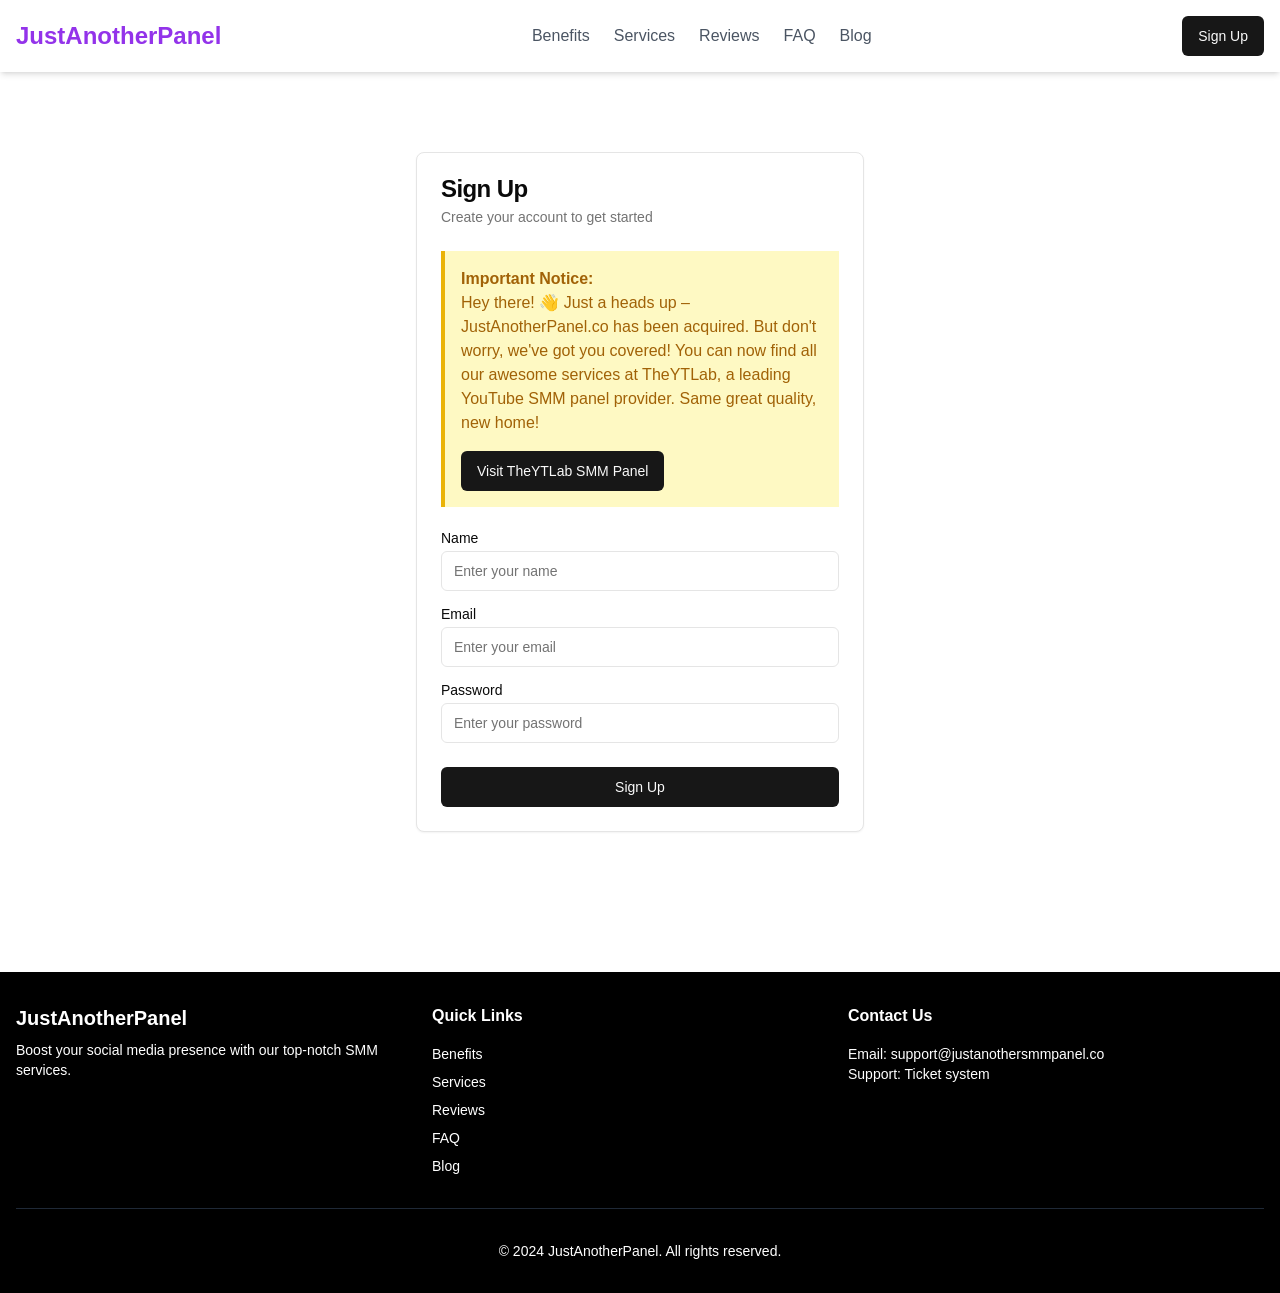
<file: signup.html>
<!DOCTYPE html><html lang="en"><head><meta charset="utf-8"/><meta name="viewport" content="width=device-width, initial-scale=1"/><link rel="stylesheet" href="/css/styles.css"/><title>Sign Up | Just Another Panel</title><meta name="description" content="Join Just Another Panel and start boosting your social media presence today. Easy sign-up process for our comprehensive SMM services. Get real engagement across all platforms."/></head><body><header class="bg-white shadow-md"><div class="container mx-auto px-4 py-4 flex items-center justify-between"><a class="text-2xl font-bold text-purple-600" href="index.html">JustAnotherPanel</a><nav><ul class="flex space-x-6"><li><a href="index.html#benefits" class="text-gray-600 hover:text-purple-600">Benefits</a></li><li><a href="index.html#services" class="text-gray-600 hover:text-purple-600">Services</a></li><li><a class="text-gray-600 hover:text-purple-600" href="reviews.html">Reviews</a></li><li><a href="index.html#faq" class="text-gray-600 hover:text-purple-600">FAQ</a></li><li><a class="text-gray-600 hover:text-purple-600" href="blog.html">Blog</a></li></ul></nav><a class="inline-flex items-center justify-center gap-2 whitespace-nowrap rounded-md text-sm font-medium ring-offset-background transition-colors focus-visible:outline-none focus-visible:ring-2 focus-visible:ring-ring focus-visible:ring-offset-2 disabled:pointer-events-none disabled:opacity-50 [&amp;_svg]:pointer-events-none [&amp;_svg]:size-4 [&amp;_svg]:shrink-0 bg-primary text-primary-foreground hover:bg-primary/90 h-10 px-4 py-2" href="signup.html">Sign Up</a></div></header><main class="min-h-screen py-20"><div class="container mx-auto px-4"><div class="rounded-lg border bg-card text-card-foreground shadow-sm max-w-md mx-auto"><div class="flex flex-col space-y-1.5 p-6"><div class="text-2xl font-semibold leading-none tracking-tight">Sign Up</div><div class="text-sm text-muted-foreground">Create your account to get started</div></div><div class="p-6 pt-0"><div class="bg-yellow-100 border-l-4 border-yellow-500 text-yellow-700 p-4 mb-6" role="alert"><p class="font-bold">Important Notice:</p><p>Hey there! 👋 Just a heads up – JustAnotherPanel.co has been acquired. But don&#x27;t worry, we&#x27;ve got you covered! You can now find all our awesome services at TheYTLab, a leading YouTube SMM panel provider. Same great quality, new home!</p><a class="inline-flex items-center justify-center gap-2 whitespace-nowrap rounded-md text-sm font-medium ring-offset-background transition-colors focus-visible:outline-none focus-visible:ring-2 focus-visible:ring-ring focus-visible:ring-offset-2 disabled:pointer-events-none disabled:opacity-50 [&amp;_svg]:pointer-events-none [&amp;_svg]:size-4 [&amp;_svg]:shrink-0 bg-primary text-primary-foreground hover:bg-primary/90 h-10 px-4 py-2 mt-4" href="https://smm-panel.com/">Visit TheYTLab SMM Panel</a></div><form><div class="grid w-full items-center gap-4"><div class="flex flex-col space-y-1.5"><label class="text-sm font-medium leading-none peer-disabled:cursor-not-allowed peer-disabled:opacity-70" for="name">Name</label><input class="flex h-10 w-full rounded-md border border-input bg-background px-3 py-2 text-base ring-offset-background file:border-0 file:bg-transparent file:text-sm file:font-medium file:text-foreground placeholder:text-muted-foreground focus-visible:outline-none focus-visible:ring-2 focus-visible:ring-ring focus-visible:ring-offset-2 disabled:cursor-not-allowed disabled:opacity-50 md:text-sm" id="name" placeholder="Enter your name"/></div><div class="flex flex-col space-y-1.5"><label class="text-sm font-medium leading-none peer-disabled:cursor-not-allowed peer-disabled:opacity-70" for="email">Email</label><input type="email" class="flex h-10 w-full rounded-md border border-input bg-background px-3 py-2 text-base ring-offset-background file:border-0 file:bg-transparent file:text-sm file:font-medium file:text-foreground placeholder:text-muted-foreground focus-visible:outline-none focus-visible:ring-2 focus-visible:ring-ring focus-visible:ring-offset-2 disabled:cursor-not-allowed disabled:opacity-50 md:text-sm" id="email" placeholder="Enter your email"/></div><div class="flex flex-col space-y-1.5"><label class="text-sm font-medium leading-none peer-disabled:cursor-not-allowed peer-disabled:opacity-70" for="password">Password</label><input type="password" class="flex h-10 w-full rounded-md border border-input bg-background px-3 py-2 text-base ring-offset-background file:border-0 file:bg-transparent file:text-sm file:font-medium file:text-foreground placeholder:text-muted-foreground focus-visible:outline-none focus-visible:ring-2 focus-visible:ring-ring focus-visible:ring-offset-2 disabled:cursor-not-allowed disabled:opacity-50 md:text-sm" id="password" placeholder="Enter your password"/></div></div></form></div><div class="flex items-center p-6 pt-0"><button class="inline-flex items-center justify-center gap-2 whitespace-nowrap rounded-md text-sm font-medium ring-offset-background transition-colors focus-visible:outline-none focus-visible:ring-2 focus-visible:ring-ring focus-visible:ring-offset-2 disabled:pointer-events-none disabled:opacity-50 [&amp;_svg]:pointer-events-none [&amp;_svg]:size-4 [&amp;_svg]:shrink-0 bg-primary text-primary-foreground hover:bg-primary/90 h-10 px-4 py-2 w-full">Sign Up</button></div></div></div></main><footer class="bg-black text-white text-sm"><div class="container mx-auto px-4 py-8"><div class="flex flex-wrap justify-between"><div class="w-full md:w-1/3 mb-6 md:mb-0"><a class="text-xl font-bold" href="index.html">JustAnotherPanel</a><p class="mt-2">Boost your social media presence with our top-notch SMM services.</p></div><div class="w-full md:w-1/3 mb-6 md:mb-0"><h3 class="text-base font-semibold mb-4">Quick Links</h3><ul class="space-y-2"><li><a href="index.html#benefits" class="hover:text-purple-400">Benefits</a></li><li><a href="index.html#services" class="hover:text-purple-400">Services</a></li><li><a class="hover:text-purple-400" href="reviews.html">Reviews</a></li><li><a href="index.html#faq" class="hover:text-purple-400">FAQ</a></li><li><a class="hover:text-purple-400" href="blog.html">Blog</a></li></ul></div><div class="w-full md:w-1/3"><h3 class="text-base font-semibold mb-4">Contact Us</h3><p>Email: support@justanothersmmpanel.co</p><p>Support: Ticket system</p></div></div><div class="mt-8 pt-8 border-t border-gray-800 text-center"><p>© 2024 JustAnotherPanel. All rights reserved.</p></div></div></footer><script src="/js/app.js"></script></body></html>
</file>
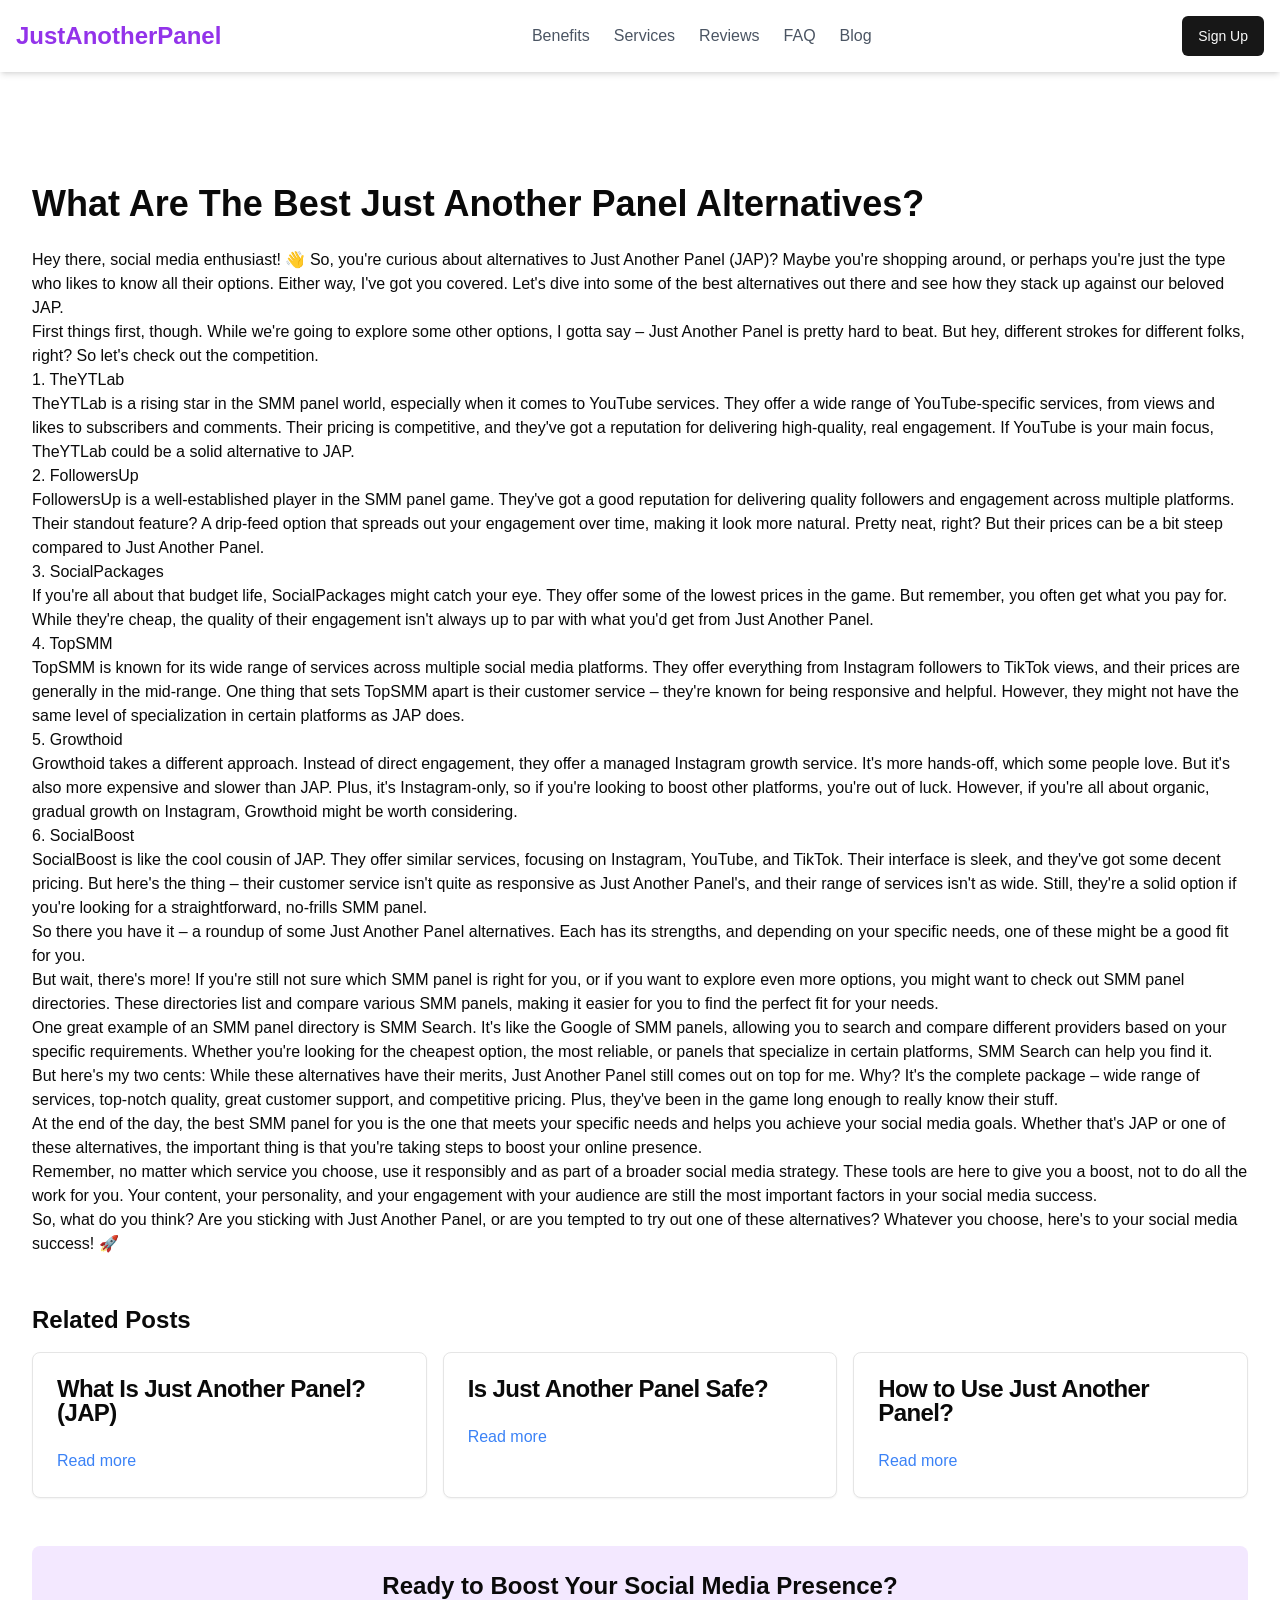
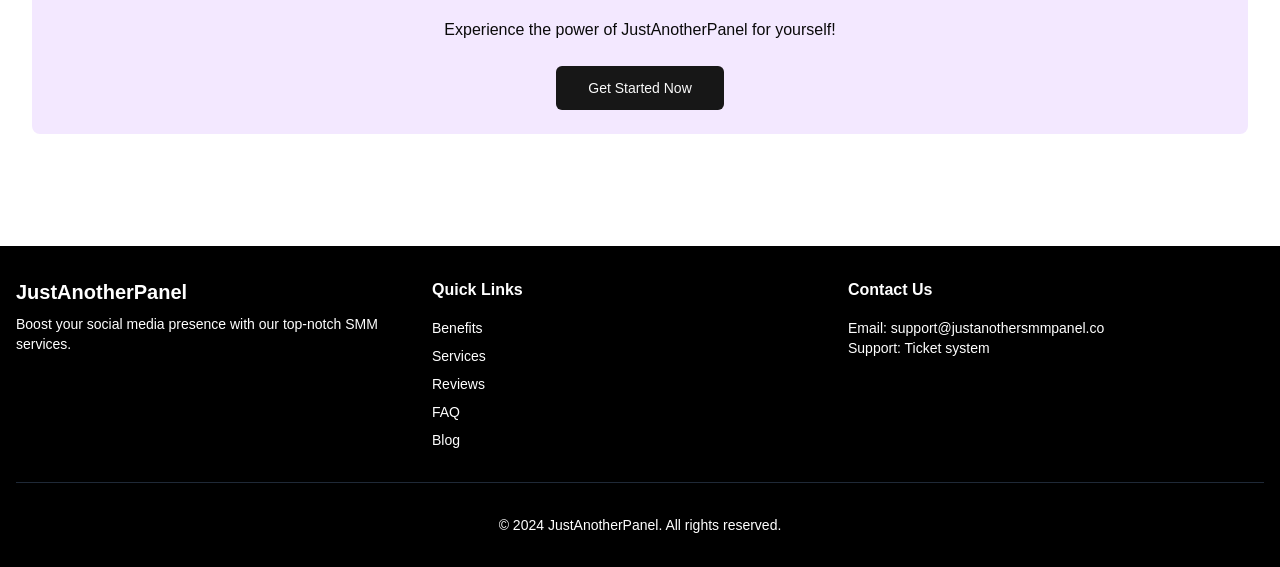
<file: blog/best-just-another-panel-alternatives.html>
<!DOCTYPE html><html lang="en"><head><meta charset="utf-8"/><meta name="viewport" content="width=device-width, initial-scale=1"/><link rel="stylesheet" href="../css/styles.css"/><title>What Are The Best Just Another Panel Alternatives? | Just Another Panel Blog</title><meta name="description" content="Read about What Are The Best Just Another Panel Alternatives? and learn how to boost your social media presence with Just Another Panel."/></head><body><header class="bg-white shadow-md"><div class="container mx-auto px-4 py-4 flex items-center justify-between"><a class="text-2xl font-bold text-purple-600" href="../index.html">JustAnotherPanel</a><nav><ul class="flex space-x-6"><li><a href="../index.html#benefits" class="text-gray-600 hover:text-purple-600">Benefits</a></li><li><a href="../index.html#services" class="text-gray-600 hover:text-purple-600">Services</a></li><li><a class="text-gray-600 hover:text-purple-600" href="../reviews.html">Reviews</a></li><li><a href="../index.html#faq" class="text-gray-600 hover:text-purple-600">FAQ</a></li><li><a class="text-gray-600 hover:text-purple-600" href="../blog.html">Blog</a></li></ul></nav><a class="inline-flex items-center justify-center gap-2 whitespace-nowrap rounded-md text-sm font-medium ring-offset-background transition-colors focus-visible:outline-none focus-visible:ring-2 focus-visible:ring-ring focus-visible:ring-offset-2 disabled:pointer-events-none disabled:opacity-50 [&amp;_svg]:pointer-events-none [&amp;_svg]:size-4 [&amp;_svg]:shrink-0 bg-primary text-primary-foreground hover:bg-primary/90 h-10 px-4 py-2" href="../signup.html">Sign Up</a></div></header><main class="min-h-screen py-20"><div class="container mx-auto px-4"><div class="container mx-auto px-4 py-8"><h1 class="text-4xl font-bold mb-6">What Are The Best Just Another Panel Alternatives?</h1><div class="prose lg:prose-xl mb-12">
      <p>Hey there, social media enthusiast! 👋 So, you're curious about alternatives to <a href="../index.html">Just Another Panel</a> (JAP)? Maybe you're shopping around, or perhaps you're just the type who likes to know all their options. Either way, I've got you covered. Let's dive into some of the best alternatives out there and see how they stack up against our beloved JAP.</p>

      <p>First things first, though. While we're going to explore some other options, I gotta say – Just Another Panel is pretty hard to beat. But hey, different strokes for different folks, right? So let's check out the competition.</p>

      <h3>1. TheYTLab</h3>
      <p>TheYTLab is a rising star in the SMM panel world, especially when it comes to YouTube services. They offer a wide range of YouTube-specific services, from views and likes to subscribers and comments. Their pricing is competitive, and they've got a reputation for delivering high-quality, real engagement. If YouTube is your main focus, TheYTLab could be a solid alternative to JAP.</p>

      <h3>2. FollowersUp</h3>
      <p>FollowersUp is a well-established player in the SMM panel game. They've got a good reputation for delivering quality followers and engagement across multiple platforms. Their standout feature? A drip-feed option that spreads out your engagement over time, making it look more natural. Pretty neat, right? But their prices can be a bit steep compared to Just Another Panel.</p>

      <h3>3. SocialPackages</h3>
      <p>If you're all about that budget life, SocialPackages might catch your eye. They offer some of the lowest prices in the game. But remember, you often get what you pay for. While they're cheap, the quality of their engagement isn't always up to par with what you'd get from Just Another Panel.</p>

      <h3>4. TopSMM</h3>
      <p>TopSMM is known for its wide range of services across multiple social media platforms. They offer everything from Instagram followers to TikTok views, and their prices are generally in the mid-range. One thing that sets TopSMM apart is their customer service – they're known for being responsive and helpful. However, they might not have the same level of specialization in certain platforms as JAP does.</p>

      <h3>5. Growthoid</h3>
      <p>Growthoid takes a different approach. Instead of direct engagement, they offer a managed Instagram growth service. It's more hands-off, which some people love. But it's also more expensive and slower than JAP. Plus, it's Instagram-only, so if you're looking to boost other platforms, you're out of luck. However, if you're all about organic, gradual growth on Instagram, Growthoid might be worth considering.</p>

      <h3>6. SocialBoost</h3>
      <p>SocialBoost is like the cool cousin of JAP. They offer similar services, focusing on Instagram, YouTube, and TikTok. Their interface is sleek, and they've got some decent pricing. But here's the thing – their customer service isn't quite as responsive as Just Another Panel's, and their range of services isn't as wide. Still, they're a solid option if you're looking for a straightforward, no-frills SMM panel.</p>

      <p>So there you have it – a roundup of some Just Another Panel alternatives. Each has its strengths, and depending on your specific needs, one of these might be a good fit for you.</p>

      <p>But wait, there's more! If you're still not sure which SMM panel is right for you, or if you want to explore even more options, you might want to check out SMM panel directories. These directories list and compare various SMM panels, making it easier for you to find the perfect fit for your needs.</p>

      <p>One great example of an SMM panel directory is <a href="https://web.archive.orghttps://smmsearch.io/" target="_blank" rel="noopener noreferrer">SMM Search</a>. It's like the Google of SMM panels, allowing you to search and compare different providers based on your specific requirements. Whether you're looking for the cheapest option, the most reliable, or panels that specialize in certain platforms, SMM Search can help you find it.</p>

      <p>But here's my two cents: While these alternatives have their merits, <a href="../index.html">Just Another Panel</a> still comes out on top for me. Why? It's the complete package – wide range of services, top-notch quality, great customer support, and competitive pricing. Plus, they've been in the game long enough to really know their stuff.</p>

      <p>At the end of the day, the best SMM panel for you is the one that meets your specific needs and helps you achieve your social media goals. Whether that's JAP or one of these alternatives, the important thing is that you're taking steps to boost your online presence.</p>

      <p>Remember, no matter which service you choose, use it responsibly and as part of a broader social media strategy. These tools are here to give you a boost, not to do all the work for you. Your content, your personality, and your engagement with your audience are still the most important factors in your social media success.</p>

      <p>So, what do you think? Are you sticking with Just Another Panel, or are you tempted to try out one of these alternatives? Whatever you choose, here's to your social media success! 🚀</p>
    </div><h2 class="text-2xl font-bold mt-12 mb-4">Related Posts</h2><div class="grid grid-cols-1 md:grid-cols-3 gap-4 mb-12"><div class="rounded-lg border bg-card text-card-foreground shadow-sm"><div class="flex flex-col space-y-1.5 p-6"><div class="text-2xl font-semibold leading-none tracking-tight">What Is Just Another Panel? (JAP)</div></div><div class="p-6 pt-0"><a class="text-blue-500 hover:underline" href="what-is-just-another-panel.html">Read more</a></div></div><div class="rounded-lg border bg-card text-card-foreground shadow-sm"><div class="flex flex-col space-y-1.5 p-6"><div class="text-2xl font-semibold leading-none tracking-tight">Is Just Another Panel Safe?</div></div><div class="p-6 pt-0"><a class="text-blue-500 hover:underline" href="is-just-another-panel-safe.html">Read more</a></div></div><div class="rounded-lg border bg-card text-card-foreground shadow-sm"><div class="flex flex-col space-y-1.5 p-6"><div class="text-2xl font-semibold leading-none tracking-tight">How to Use Just Another Panel?</div></div><div class="p-6 pt-0"><a class="text-blue-500 hover:underline" href="how-to-use-just-another-panel.html">Read more</a></div></div></div><div class="bg-purple-100 p-6 rounded-lg text-center"><h2 class="text-2xl font-bold mb-4">Ready to Boost Your Social Media Presence?</h2><p class="mb-6">Experience the power of JustAnotherPanel for yourself!</p><a class="inline-flex items-center justify-center gap-2 whitespace-nowrap text-sm font-medium ring-offset-background transition-colors focus-visible:outline-none focus-visible:ring-2 focus-visible:ring-ring focus-visible:ring-offset-2 disabled:pointer-events-none disabled:opacity-50 [&amp;_svg]:pointer-events-none [&amp;_svg]:size-4 [&amp;_svg]:shrink-0 bg-primary text-primary-foreground hover:bg-primary/90 h-11 rounded-md px-8" href="../signup.html">Get Started Now</a></div></div></div></main><footer class="bg-black text-white text-sm"><div class="container mx-auto px-4 py-8"><div class="flex flex-wrap justify-between"><div class="w-full md:w-1/3 mb-6 md:mb-0"><a class="text-xl font-bold" href="../index.html">JustAnotherPanel</a><p class="mt-2">Boost your social media presence with our top-notch SMM services.</p></div><div class="w-full md:w-1/3 mb-6 md:mb-0"><h3 class="text-base font-semibold mb-4">Quick Links</h3><ul class="space-y-2"><li><a href="../index.html#benefits" class="hover:text-purple-400">Benefits</a></li><li><a href="../index.html#services" class="hover:text-purple-400">Services</a></li><li><a class="hover:text-purple-400" href="../reviews.html">Reviews</a></li><li><a href="../index.html#faq" class="hover:text-purple-400">FAQ</a></li><li><a class="hover:text-purple-400" href="../blog.html">Blog</a></li></ul></div><div class="w-full md:w-1/3"><h3 class="text-base font-semibold mb-4">Contact Us</h3><p>Email: support@justanothersmmpanel.co</p><p>Support: Ticket system</p></div></div><div class="mt-8 pt-8 border-t border-gray-800 text-center"><p>© 2024 JustAnotherPanel. All rights reserved.</p></div></div></footer><script defer src="https://web.archive.orghttps://static.cloudflareinsights.com/beacon.min.js/vcd15cbe7772f49c399c6a5babf22c1241717689176015" integrity="" data-cf-beacon="{&quot;version&quot;:&quot;2024.11.0&quot;,&quot;token&quot;:&quot;bc062c4675d34784a8f33d006a5c6527&quot;,&quot;r&quot;:1,&quot;server_timing&quot;:{&quot;name&quot;:{&quot;cfCacheStatus&quot;:true,&quot;cfEdge&quot;:true,&quot;cfExtPri&quot;:true,&quot;cfL4&quot;:true,&quot;cfOrigin&quot;:true,&quot;cfSpeedBrain&quot;:true},&quot;location_startswith&quot;:null}}" crossorigin="anonymous"></script>
<script src="../js/app.js"></script></body></html>
</file>
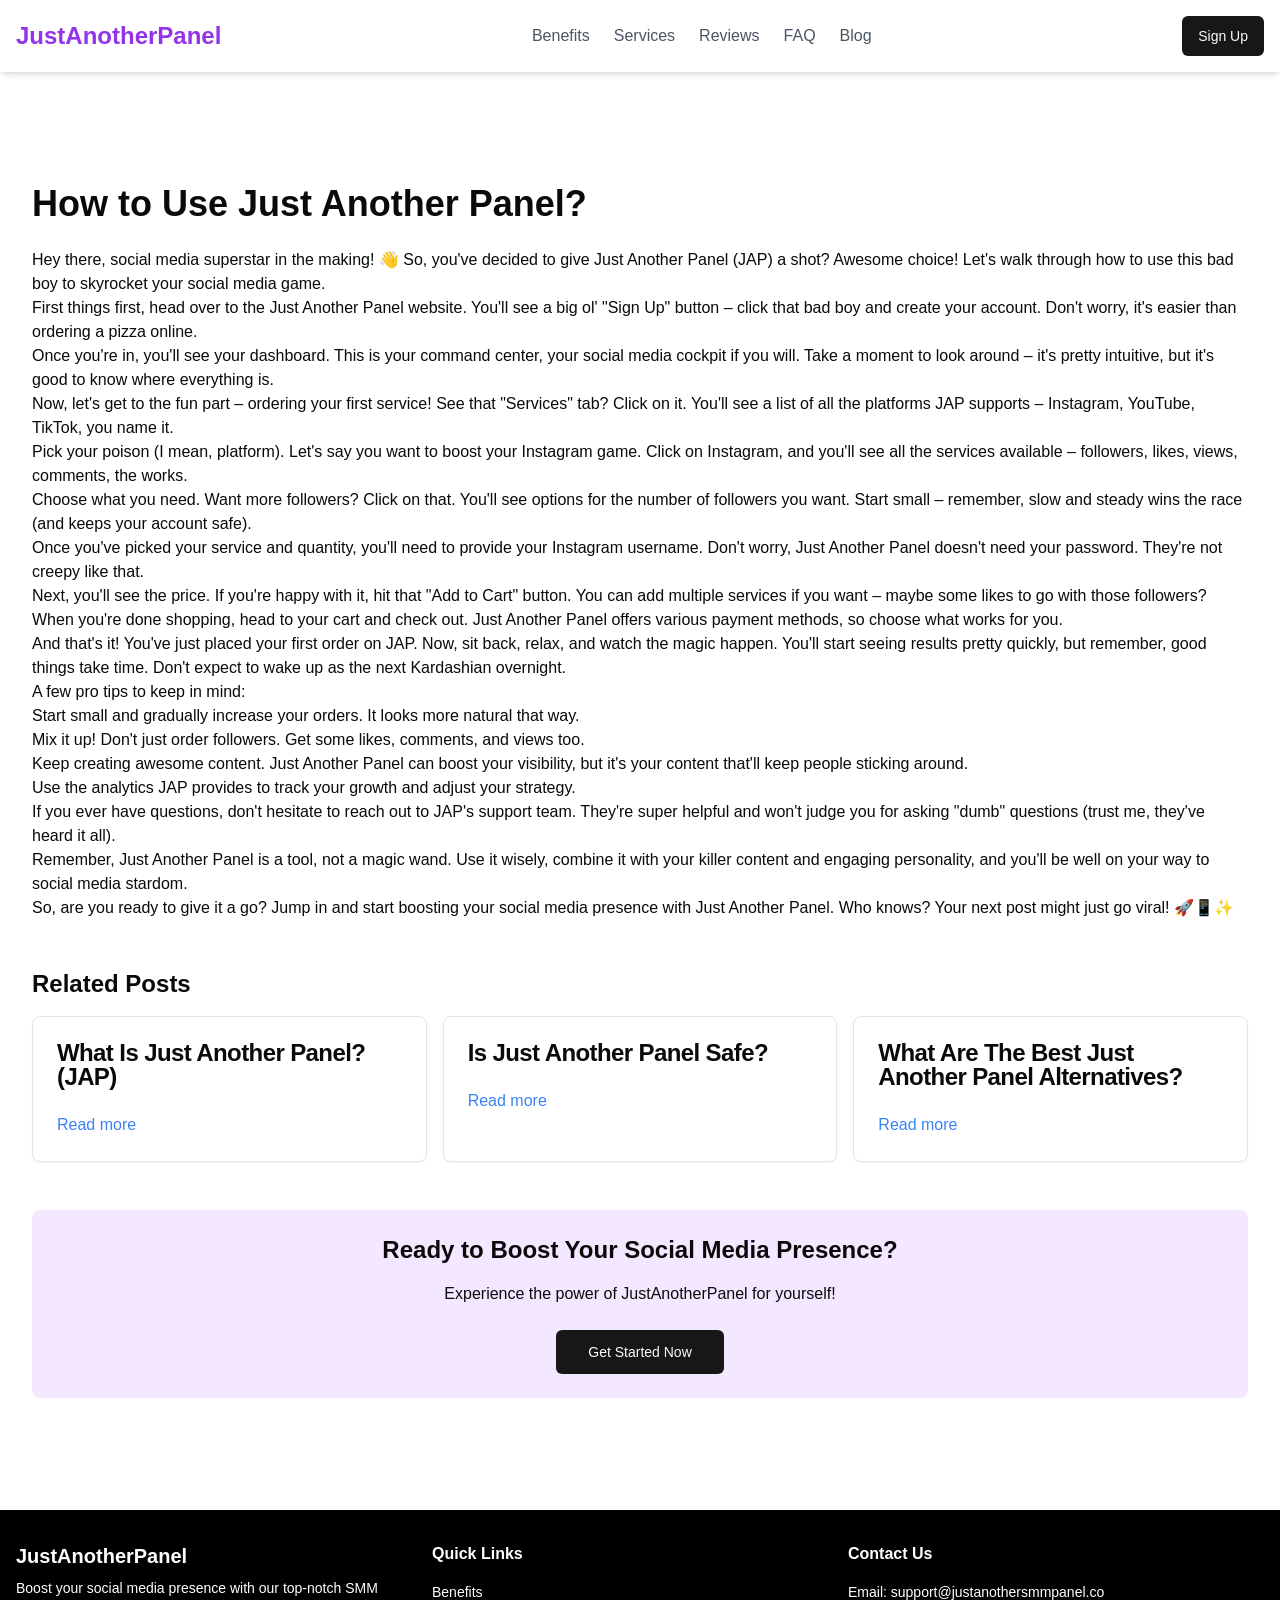
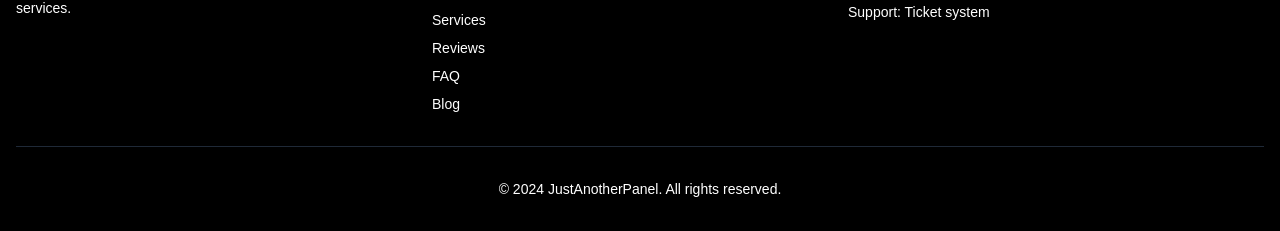
<file: blog/how-to-use-just-another-panel.html>
<!DOCTYPE html><html lang="en"><head><meta charset="utf-8"/><meta name="viewport" content="width=device-width, initial-scale=1"/><link rel="stylesheet" href="../css/styles.css"/><title>How to Use Just Another Panel? | Just Another Panel Blog</title><meta name="description" content="Read about How to Use Just Another Panel? and learn how to boost your social media presence with Just Another Panel."/></head><body><header class="bg-white shadow-md"><div class="container mx-auto px-4 py-4 flex items-center justify-between"><a class="text-2xl font-bold text-purple-600" href="../index.html">JustAnotherPanel</a><nav><ul class="flex space-x-6"><li><a href="../index.html#benefits" class="text-gray-600 hover:text-purple-600">Benefits</a></li><li><a href="../index.html#services" class="text-gray-600 hover:text-purple-600">Services</a></li><li><a class="text-gray-600 hover:text-purple-600" href="../reviews.html">Reviews</a></li><li><a href="../index.html#faq" class="text-gray-600 hover:text-purple-600">FAQ</a></li><li><a class="text-gray-600 hover:text-purple-600" href="../blog.html">Blog</a></li></ul></nav><a class="inline-flex items-center justify-center gap-2 whitespace-nowrap rounded-md text-sm font-medium ring-offset-background transition-colors focus-visible:outline-none focus-visible:ring-2 focus-visible:ring-ring focus-visible:ring-offset-2 disabled:pointer-events-none disabled:opacity-50 [&amp;_svg]:pointer-events-none [&amp;_svg]:size-4 [&amp;_svg]:shrink-0 bg-primary text-primary-foreground hover:bg-primary/90 h-10 px-4 py-2" href="../signup.html">Sign Up</a></div></header><main class="min-h-screen py-20"><div class="container mx-auto px-4"><div class="container mx-auto px-4 py-8"><h1 class="text-4xl font-bold mb-6">How to Use Just Another Panel?</h1><div class="prose lg:prose-xl mb-12">
      <p>Hey there, social media superstar in the making! 👋 So, you've decided to give <a href="../index.html">Just Another Panel</a> (JAP) a shot? Awesome choice! Let's walk through how to use this bad boy to skyrocket your social media game.</p>

      <p>First things first, head over to the Just Another Panel website. You'll see a big ol' "Sign Up" button – click that bad boy and create your account. Don't worry, it's easier than ordering a pizza online.</p>

      <p>Once you're in, you'll see your dashboard. This is your command center, your social media cockpit if you will. Take a moment to look around – it's pretty intuitive, but it's good to know where everything is.</p>

      <p>Now, let's get to the fun part – ordering your first service! See that "Services" tab? Click on it. You'll see a list of all the platforms JAP supports – Instagram, YouTube, TikTok, you name it.</p>

      <p>Pick your poison (I mean, platform). Let's say you want to boost your Instagram game. Click on Instagram, and you'll see all the services available – followers, likes, views, comments, the works.</p>

      <p>Choose what you need. Want more followers? Click on that. You'll see options for the number of followers you want. Start small – remember, slow and steady wins the race (and keeps your account safe).</p>

      <p>Once you've picked your service and quantity, you'll need to provide your Instagram username. Don't worry, Just Another Panel doesn't need your password. They're not creepy like that.</p>

      <p>Next, you'll see the price. If you're happy with it, hit that "Add to Cart" button. You can add multiple services if you want – maybe some likes to go with those followers?</p>

      <p>When you're done shopping, head to your cart and check out. <a href="../index.html">Just Another Panel</a> offers various payment methods, so choose what works for you.</p>

      <p>And that's it! You've just placed your first order on JAP. Now, sit back, relax, and watch the magic happen. You'll start seeing results pretty quickly, but remember, good things take time. Don't expect to wake up as the next Kardashian overnight.</p>

      <p>A few pro tips to keep in mind:</p>
      <ul>
        <li>Start small and gradually increase your orders. It looks more natural that way.</li>
        <li>Mix it up! Don't just order followers. Get some likes, comments, and views too.</li>
        <li>Keep creating awesome content. Just Another Panel can boost your visibility, but it's your content that'll keep people sticking around.</li>
        <li>Use the analytics JAP provides to track your growth and adjust your strategy.</li>
        <li>If you ever have questions, don't hesitate to reach out to JAP's support team. They're super helpful and won't judge you for asking "dumb" questions (trust me, they've heard it all).</li>
      </ul>

      <p>Remember, Just Another Panel is a tool, not a magic wand. Use it wisely, combine it with your killer content and engaging personality, and you'll be well on your way to social media stardom.</p>

      <p>So, are you ready to give it a go? Jump in and start boosting your social media presence with <a href="../index.html">Just Another Panel</a>. Who knows? Your next post might just go viral! 🚀📱✨</p>
    </div><h2 class="text-2xl font-bold mt-12 mb-4">Related Posts</h2><div class="grid grid-cols-1 md:grid-cols-3 gap-4 mb-12"><div class="rounded-lg border bg-card text-card-foreground shadow-sm"><div class="flex flex-col space-y-1.5 p-6"><div class="text-2xl font-semibold leading-none tracking-tight">What Is Just Another Panel? (JAP)</div></div><div class="p-6 pt-0"><a class="text-blue-500 hover:underline" href="what-is-just-another-panel.html">Read more</a></div></div><div class="rounded-lg border bg-card text-card-foreground shadow-sm"><div class="flex flex-col space-y-1.5 p-6"><div class="text-2xl font-semibold leading-none tracking-tight">Is Just Another Panel Safe?</div></div><div class="p-6 pt-0"><a class="text-blue-500 hover:underline" href="is-just-another-panel-safe.html">Read more</a></div></div><div class="rounded-lg border bg-card text-card-foreground shadow-sm"><div class="flex flex-col space-y-1.5 p-6"><div class="text-2xl font-semibold leading-none tracking-tight">What Are The Best Just Another Panel Alternatives?</div></div><div class="p-6 pt-0"><a class="text-blue-500 hover:underline" href="best-just-another-panel-alternatives.html">Read more</a></div></div></div><div class="bg-purple-100 p-6 rounded-lg text-center"><h2 class="text-2xl font-bold mb-4">Ready to Boost Your Social Media Presence?</h2><p class="mb-6">Experience the power of JustAnotherPanel for yourself!</p><a class="inline-flex items-center justify-center gap-2 whitespace-nowrap text-sm font-medium ring-offset-background transition-colors focus-visible:outline-none focus-visible:ring-2 focus-visible:ring-ring focus-visible:ring-offset-2 disabled:pointer-events-none disabled:opacity-50 [&amp;_svg]:pointer-events-none [&amp;_svg]:size-4 [&amp;_svg]:shrink-0 bg-primary text-primary-foreground hover:bg-primary/90 h-11 rounded-md px-8" href="../signup.html">Get Started Now</a></div></div></div></main><footer class="bg-black text-white text-sm"><div class="container mx-auto px-4 py-8"><div class="flex flex-wrap justify-between"><div class="w-full md:w-1/3 mb-6 md:mb-0"><a class="text-xl font-bold" href="../index.html">JustAnotherPanel</a><p class="mt-2">Boost your social media presence with our top-notch SMM services.</p></div><div class="w-full md:w-1/3 mb-6 md:mb-0"><h3 class="text-base font-semibold mb-4">Quick Links</h3><ul class="space-y-2"><li><a href="../index.html#benefits" class="hover:text-purple-400">Benefits</a></li><li><a href="../index.html#services" class="hover:text-purple-400">Services</a></li><li><a class="hover:text-purple-400" href="../reviews.html">Reviews</a></li><li><a href="../index.html#faq" class="hover:text-purple-400">FAQ</a></li><li><a class="hover:text-purple-400" href="../blog.html">Blog</a></li></ul></div><div class="w-full md:w-1/3"><h3 class="text-base font-semibold mb-4">Contact Us</h3><p>Email: support@justanothersmmpanel.co</p><p>Support: Ticket system</p></div></div><div class="mt-8 pt-8 border-t border-gray-800 text-center"><p>© 2024 JustAnotherPanel. All rights reserved.</p></div></div></footer><script src="../js/app.js"></script></body></html>
</file>
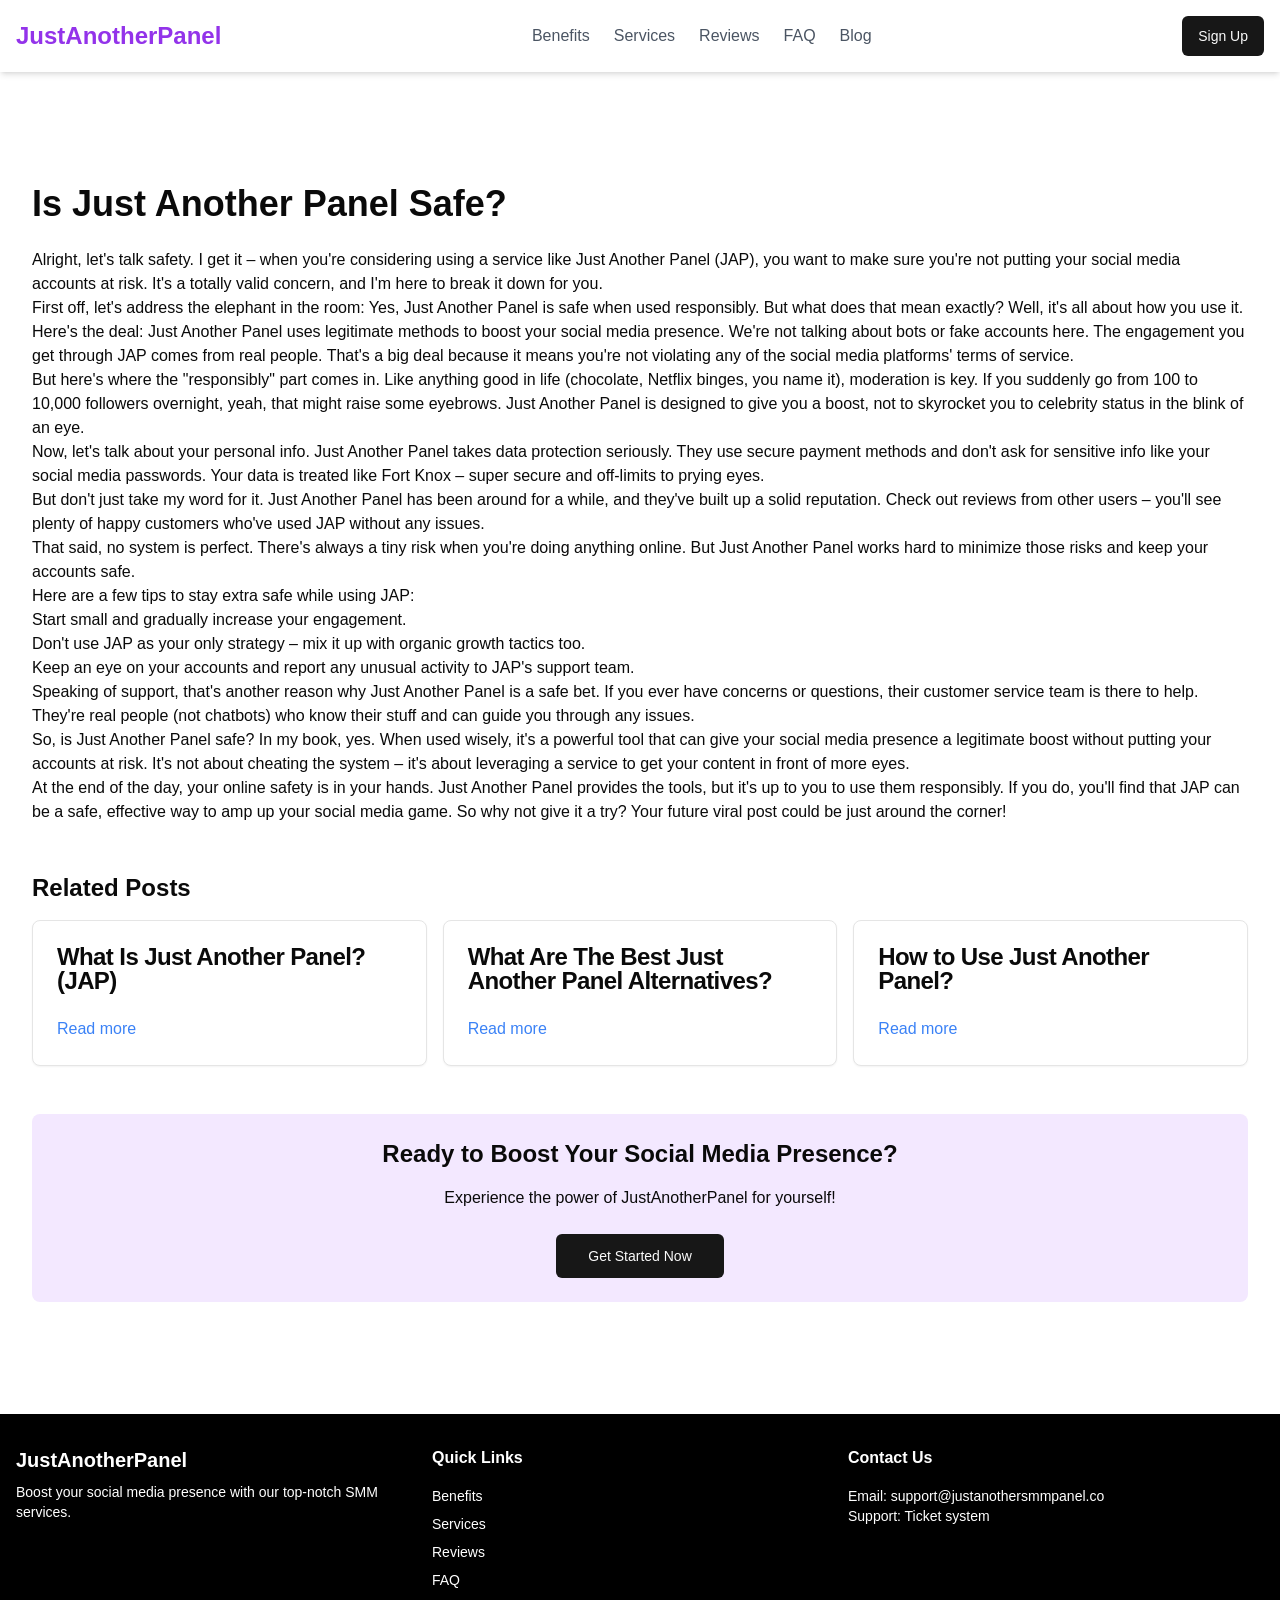
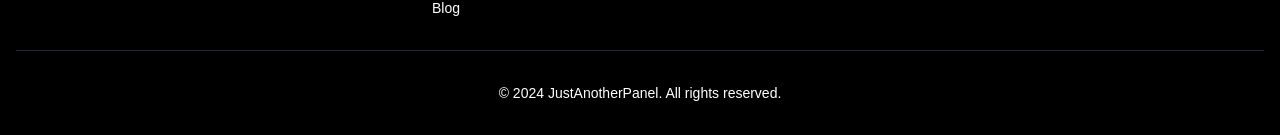
<file: blog/is-just-another-panel-safe.html>
<!DOCTYPE html><html lang="en"><head><meta charset="utf-8"/><meta name="viewport" content="width=device-width, initial-scale=1"/><link rel="stylesheet" href="../css/styles.css"/><title>Is Just Another Panel Safe? | Just Another Panel Blog</title><meta name="description" content="Read about Is Just Another Panel Safe? and learn how to boost your social media presence with Just Another Panel."/></head><body><header class="bg-white shadow-md"><div class="container mx-auto px-4 py-4 flex items-center justify-between"><a class="text-2xl font-bold text-purple-600" href="../index.html">JustAnotherPanel</a><nav><ul class="flex space-x-6"><li><a href="../index.html#benefits" class="text-gray-600 hover:text-purple-600">Benefits</a></li><li><a href="../index.html#services" class="text-gray-600 hover:text-purple-600">Services</a></li><li><a class="text-gray-600 hover:text-purple-600" href="../reviews.html">Reviews</a></li><li><a href="../index.html#faq" class="text-gray-600 hover:text-purple-600">FAQ</a></li><li><a class="text-gray-600 hover:text-purple-600" href="../blog.html">Blog</a></li></ul></nav><a class="inline-flex items-center justify-center gap-2 whitespace-nowrap rounded-md text-sm font-medium ring-offset-background transition-colors focus-visible:outline-none focus-visible:ring-2 focus-visible:ring-ring focus-visible:ring-offset-2 disabled:pointer-events-none disabled:opacity-50 [&amp;_svg]:pointer-events-none [&amp;_svg]:size-4 [&amp;_svg]:shrink-0 bg-primary text-primary-foreground hover:bg-primary/90 h-10 px-4 py-2" href="../signup.html">Sign Up</a></div></header><main class="min-h-screen py-20"><div class="container mx-auto px-4"><div class="container mx-auto px-4 py-8"><h1 class="text-4xl font-bold mb-6">Is Just Another Panel Safe?</h1><div class="prose lg:prose-xl mb-12">
      <p>Alright, let's talk safety. I get it – when you're considering using a service like <a href="../index.html">Just Another Panel</a> (JAP), you want to make sure you're not putting your social media accounts at risk. It's a totally valid concern, and I'm here to break it down for you.</p>
      
      <p>First off, let's address the elephant in the room: Yes, Just Another Panel is safe when used responsibly. But what does that mean exactly? Well, it's all about how you use it.</p>
      
      <p>Here's the deal: Just Another Panel uses legitimate methods to boost your social media presence. We're not talking about bots or fake accounts here. The engagement you get through JAP comes from real people. That's a big deal because it means you're not violating any of the social media platforms' terms of service.</p>
      
      <p>But here's where the "responsibly" part comes in. Like anything good in life (chocolate, Netflix binges, you name it), moderation is key. If you suddenly go from 100 to 10,000 followers overnight, yeah, that might raise some eyebrows. Just Another Panel is designed to give you a boost, not to skyrocket you to celebrity status in the blink of an eye.</p>
      
      <p>Now, let's talk about your personal info. Just Another Panel takes data protection seriously. They use secure payment methods and don't ask for sensitive info like your social media passwords. Your data is treated like Fort Knox – super secure and off-limits to prying eyes.</p>
      
      <p>But don't just take my word for it. <a href="../index.html">Just Another Panel</a> has been around for a while, and they've built up a solid reputation. Check out reviews from other users – you'll see plenty of happy customers who've used JAP without any issues.</p>
      
      <p>That said, no system is perfect. There's always a tiny risk when you're doing anything online. But Just Another Panel works hard to minimize those risks and keep your accounts safe.</p>
      
      <p>Here are a few tips to stay extra safe while using JAP:</p>
      <ul>
        <li>Start small and gradually increase your engagement.</li>
        <li>Don't use JAP as your only strategy – mix it up with organic growth tactics too.</li>
        <li>Keep an eye on your accounts and report any unusual activity to JAP's support team.</li>
      </ul>
      
      <p>Speaking of support, that's another reason why Just Another Panel is a safe bet. If you ever have concerns or questions, their customer service team is there to help. They're real people (not chatbots) who know their stuff and can guide you through any issues.</p>
      
      <p>So, is Just Another Panel safe? In my book, yes. When used wisely, it's a powerful tool that can give your social media presence a legitimate boost without putting your accounts at risk. It's not about cheating the system – it's about leveraging a service to get your content in front of more eyes.</p>
      
      <p>At the end of the day, your online safety is in your hands. Just Another Panel provides the tools, but it's up to you to use them responsibly. If you do, you'll find that <a href="../index.html">JAP</a> can be a safe, effective way to amp up your social media game. So why not give it a try? Your future viral post could be just around the corner!</p>
    </div><h2 class="text-2xl font-bold mt-12 mb-4">Related Posts</h2><div class="grid grid-cols-1 md:grid-cols-3 gap-4 mb-12"><div class="rounded-lg border bg-card text-card-foreground shadow-sm"><div class="flex flex-col space-y-1.5 p-6"><div class="text-2xl font-semibold leading-none tracking-tight">What Is Just Another Panel? (JAP)</div></div><div class="p-6 pt-0"><a class="text-blue-500 hover:underline" href="what-is-just-another-panel.html">Read more</a></div></div><div class="rounded-lg border bg-card text-card-foreground shadow-sm"><div class="flex flex-col space-y-1.5 p-6"><div class="text-2xl font-semibold leading-none tracking-tight">What Are The Best Just Another Panel Alternatives?</div></div><div class="p-6 pt-0"><a class="text-blue-500 hover:underline" href="best-just-another-panel-alternatives.html">Read more</a></div></div><div class="rounded-lg border bg-card text-card-foreground shadow-sm"><div class="flex flex-col space-y-1.5 p-6"><div class="text-2xl font-semibold leading-none tracking-tight">How to Use Just Another Panel?</div></div><div class="p-6 pt-0"><a class="text-blue-500 hover:underline" href="how-to-use-just-another-panel.html">Read more</a></div></div></div><div class="bg-purple-100 p-6 rounded-lg text-center"><h2 class="text-2xl font-bold mb-4">Ready to Boost Your Social Media Presence?</h2><p class="mb-6">Experience the power of JustAnotherPanel for yourself!</p><a class="inline-flex items-center justify-center gap-2 whitespace-nowrap text-sm font-medium ring-offset-background transition-colors focus-visible:outline-none focus-visible:ring-2 focus-visible:ring-ring focus-visible:ring-offset-2 disabled:pointer-events-none disabled:opacity-50 [&amp;_svg]:pointer-events-none [&amp;_svg]:size-4 [&amp;_svg]:shrink-0 bg-primary text-primary-foreground hover:bg-primary/90 h-11 rounded-md px-8" href="../signup.html">Get Started Now</a></div></div></div></main><footer class="bg-black text-white text-sm"><div class="container mx-auto px-4 py-8"><div class="flex flex-wrap justify-between"><div class="w-full md:w-1/3 mb-6 md:mb-0"><a class="text-xl font-bold" href="../index.html">JustAnotherPanel</a><p class="mt-2">Boost your social media presence with our top-notch SMM services.</p></div><div class="w-full md:w-1/3 mb-6 md:mb-0"><h3 class="text-base font-semibold mb-4">Quick Links</h3><ul class="space-y-2"><li><a href="../index.html#benefits" class="hover:text-purple-400">Benefits</a></li><li><a href="../index.html#services" class="hover:text-purple-400">Services</a></li><li><a class="hover:text-purple-400" href="../reviews.html">Reviews</a></li><li><a href="../index.html#faq" class="hover:text-purple-400">FAQ</a></li><li><a class="hover:text-purple-400" href="../blog.html">Blog</a></li></ul></div><div class="w-full md:w-1/3"><h3 class="text-base font-semibold mb-4">Contact Us</h3><p>Email: support@justanothersmmpanel.co</p><p>Support: Ticket system</p></div></div><div class="mt-8 pt-8 border-t border-gray-800 text-center"><p>© 2024 JustAnotherPanel. All rights reserved.</p></div></div></footer><script src="../js/app.js"></script></body></html>
</file>
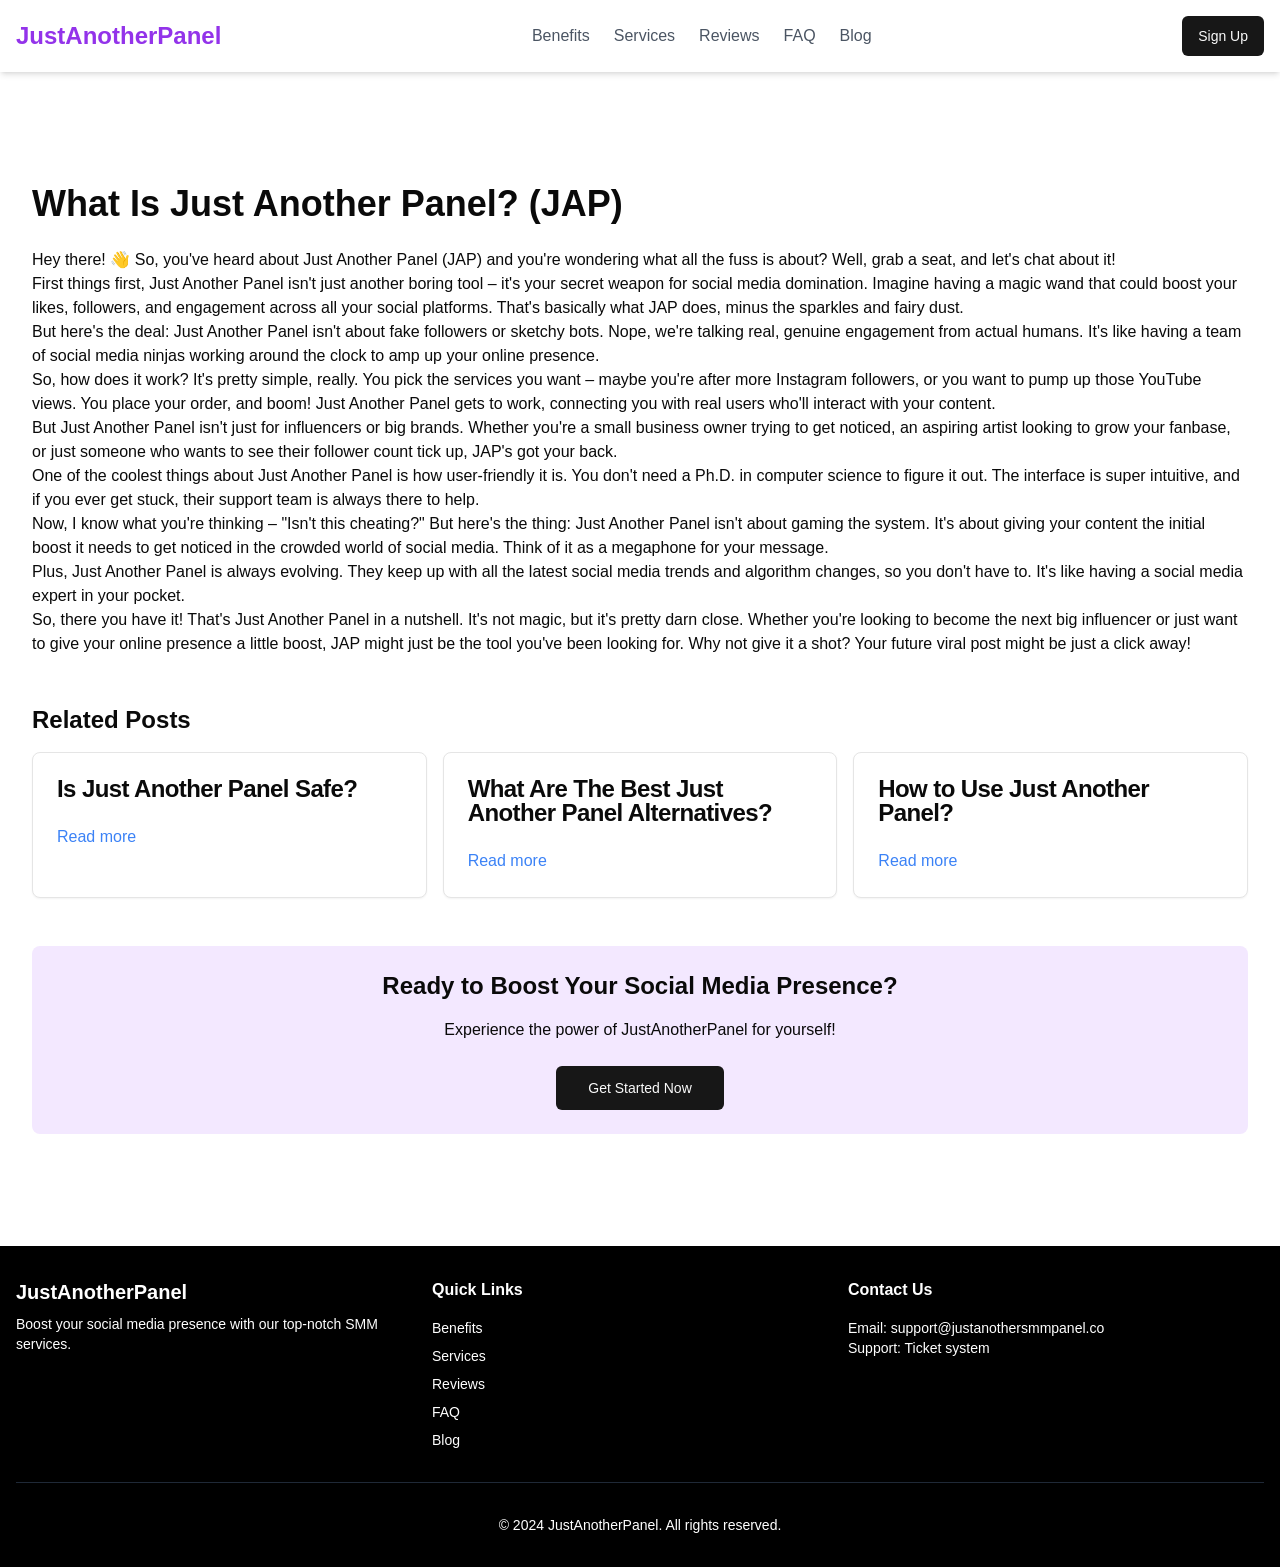
<file: blog/what-is-just-another-panel.html>
<!DOCTYPE html><html lang="en"><head><meta charset="utf-8"/><meta name="viewport" content="width=device-width, initial-scale=1"/><link rel="stylesheet" href="../css/styles.css"/><title>What Is Just Another Panel? (JAP) | Just Another Panel Blog</title><meta name="description" content="Read about What Is Just Another Panel? (JAP) and learn how to boost your social media presence with Just Another Panel."/></head><body><header class="bg-white shadow-md"><div class="container mx-auto px-4 py-4 flex items-center justify-between"><a class="text-2xl font-bold text-purple-600" href="../index.html">JustAnotherPanel</a><nav><ul class="flex space-x-6"><li><a href="../index.html#benefits" class="text-gray-600 hover:text-purple-600">Benefits</a></li><li><a href="../index.html#services" class="text-gray-600 hover:text-purple-600">Services</a></li><li><a class="text-gray-600 hover:text-purple-600" href="../reviews.html">Reviews</a></li><li><a href="../index.html#faq" class="text-gray-600 hover:text-purple-600">FAQ</a></li><li><a class="text-gray-600 hover:text-purple-600" href="../blog.html">Blog</a></li></ul></nav><a class="inline-flex items-center justify-center gap-2 whitespace-nowrap rounded-md text-sm font-medium ring-offset-background transition-colors focus-visible:outline-none focus-visible:ring-2 focus-visible:ring-ring focus-visible:ring-offset-2 disabled:pointer-events-none disabled:opacity-50 [&amp;_svg]:pointer-events-none [&amp;_svg]:size-4 [&amp;_svg]:shrink-0 bg-primary text-primary-foreground hover:bg-primary/90 h-10 px-4 py-2" href="../signup.html">Sign Up</a></div></header><main class="min-h-screen py-20"><div class="container mx-auto px-4"><div class="container mx-auto px-4 py-8"><h1 class="text-4xl font-bold mb-6">What Is Just Another Panel? (JAP)</h1><div class="prose lg:prose-xl mb-12">
      <p>Hey there! 👋 So, you've heard about <a href="../index.html">Just Another Panel</a> (JAP) and you're wondering what all the fuss is about? Well, grab a seat, and let's chat about it!</p>
      
      <p>First things first, Just Another Panel isn't just another boring tool – it's your secret weapon for social media domination. Imagine having a magic wand that could boost your likes, followers, and engagement across all your social platforms. That's basically what JAP does, minus the sparkles and fairy dust.</p>
      
      <p>But here's the deal: Just Another Panel isn't about fake followers or sketchy bots. Nope, we're talking real, genuine engagement from actual humans. It's like having a team of social media ninjas working around the clock to amp up your online presence.</p>
      
      <p>So, how does it work? It's pretty simple, really. You pick the services you want – maybe you're after more Instagram followers, or you want to pump up those YouTube views. You place your order, and boom! Just Another Panel gets to work, connecting you with real users who'll interact with your content.</p>
      
      <p>But Just Another Panel isn't just for influencers or big brands. Whether you're a small business owner trying to get noticed, an aspiring artist looking to grow your fanbase, or just someone who wants to see their follower count tick up, JAP's got your back.</p>
      
      <p>One of the coolest things about Just Another Panel is how user-friendly it is. You don't need a Ph.D. in computer science to figure it out. The interface is super intuitive, and if you ever get stuck, their support team is always there to help.</p>
      
      <p>Now, I know what you're thinking – "Isn't this cheating?" But here's the thing: <a href="../index.html">Just Another Panel</a> isn't about gaming the system. It's about giving your content the initial boost it needs to get noticed in the crowded world of social media. Think of it as a megaphone for your message.</p>
      
      <p>Plus, Just Another Panel is always evolving. They keep up with all the latest social media trends and algorithm changes, so you don't have to. It's like having a social media expert in your pocket.</p>
      
      <p>So, there you have it! That's Just Another Panel in a nutshell. It's not magic, but it's pretty darn close. Whether you're looking to become the next big influencer or just want to give your online presence a little boost, <a href="../index.html">JAP</a> might just be the tool you've been looking for. Why not give it a shot? Your future viral post might be just a click away!</p>
    </div><h2 class="text-2xl font-bold mt-12 mb-4">Related Posts</h2><div class="grid grid-cols-1 md:grid-cols-3 gap-4 mb-12"><div class="rounded-lg border bg-card text-card-foreground shadow-sm"><div class="flex flex-col space-y-1.5 p-6"><div class="text-2xl font-semibold leading-none tracking-tight">Is Just Another Panel Safe?</div></div><div class="p-6 pt-0"><a class="text-blue-500 hover:underline" href="is-just-another-panel-safe.html">Read more</a></div></div><div class="rounded-lg border bg-card text-card-foreground shadow-sm"><div class="flex flex-col space-y-1.5 p-6"><div class="text-2xl font-semibold leading-none tracking-tight">What Are The Best Just Another Panel Alternatives?</div></div><div class="p-6 pt-0"><a class="text-blue-500 hover:underline" href="best-just-another-panel-alternatives.html">Read more</a></div></div><div class="rounded-lg border bg-card text-card-foreground shadow-sm"><div class="flex flex-col space-y-1.5 p-6"><div class="text-2xl font-semibold leading-none tracking-tight">How to Use Just Another Panel?</div></div><div class="p-6 pt-0"><a class="text-blue-500 hover:underline" href="how-to-use-just-another-panel.html">Read more</a></div></div></div><div class="bg-purple-100 p-6 rounded-lg text-center"><h2 class="text-2xl font-bold mb-4">Ready to Boost Your Social Media Presence?</h2><p class="mb-6">Experience the power of JustAnotherPanel for yourself!</p><a class="inline-flex items-center justify-center gap-2 whitespace-nowrap text-sm font-medium ring-offset-background transition-colors focus-visible:outline-none focus-visible:ring-2 focus-visible:ring-ring focus-visible:ring-offset-2 disabled:pointer-events-none disabled:opacity-50 [&amp;_svg]:pointer-events-none [&amp;_svg]:size-4 [&amp;_svg]:shrink-0 bg-primary text-primary-foreground hover:bg-primary/90 h-11 rounded-md px-8" href="../signup.html">Get Started Now</a></div></div></div></main><footer class="bg-black text-white text-sm"><div class="container mx-auto px-4 py-8"><div class="flex flex-wrap justify-between"><div class="w-full md:w-1/3 mb-6 md:mb-0"><a class="text-xl font-bold" href="../index.html">JustAnotherPanel</a><p class="mt-2">Boost your social media presence with our top-notch SMM services.</p></div><div class="w-full md:w-1/3 mb-6 md:mb-0"><h3 class="text-base font-semibold mb-4">Quick Links</h3><ul class="space-y-2"><li><a href="../index.html#benefits" class="hover:text-purple-400">Benefits</a></li><li><a href="../index.html#services" class="hover:text-purple-400">Services</a></li><li><a class="hover:text-purple-400" href="../reviews.html">Reviews</a></li><li><a href="../index.html#faq" class="hover:text-purple-400">FAQ</a></li><li><a class="hover:text-purple-400" href="../blog.html">Blog</a></li></ul></div><div class="w-full md:w-1/3"><h3 class="text-base font-semibold mb-4">Contact Us</h3><p>Email: support@justanothersmmpanel.co</p><p>Support: Ticket system</p></div></div><div class="mt-8 pt-8 border-t border-gray-800 text-center"><p>© 2024 JustAnotherPanel. All rights reserved.</p></div></div></footer><script src="../js/app.js"></script></body></html>
</file>
<file: css/styles.css>
*,:after,:before{--tw-border-spacing-x:0;--tw-border-spacing-y:0;--tw-translate-x:0;--tw-translate-y:0;--tw-rotate:0;--tw-skew-x:0;--tw-skew-y:0;--tw-scale-x:1;--tw-scale-y:1;--tw-pan-x: ;--tw-pan-y: ;--tw-pinch-zoom: ;--tw-scroll-snap-strictness:proximity;--tw-gradient-from-position: ;--tw-gradient-via-position: ;--tw-gradient-to-position: ;--tw-ordinal: ;--tw-slashed-zero: ;--tw-numeric-figure: ;--tw-numeric-spacing: ;--tw-numeric-fraction: ;--tw-ring-inset: ;--tw-ring-offset-width:0px;--tw-ring-offset-color:#fff;--tw-ring-color:rgba(59,130,246,.5);--tw-ring-offset-shadow:0 0 #0000;--tw-ring-shadow:0 0 #0000;--tw-shadow:0 0 #0000;--tw-shadow-colored:0 0 #0000;--tw-blur: ;--tw-brightness: ;--tw-contrast: ;--tw-grayscale: ;--tw-hue-rotate: ;--tw-invert: ;--tw-saturate: ;--tw-sepia: ;--tw-drop-shadow: ;--tw-backdrop-blur: ;--tw-backdrop-brightness: ;--tw-backdrop-contrast: ;--tw-backdrop-grayscale: ;--tw-backdrop-hue-rotate: ;--tw-backdrop-invert: ;--tw-backdrop-opacity: ;--tw-backdrop-saturate: ;--tw-backdrop-sepia: ;--tw-contain-size: ;--tw-contain-layout: ;--tw-contain-paint: ;--tw-contain-style: }::backdrop{--tw-border-spacing-x:0;--tw-border-spacing-y:0;--tw-translate-x:0;--tw-translate-y:0;--tw-rotate:0;--tw-skew-x:0;--tw-skew-y:0;--tw-scale-x:1;--tw-scale-y:1;--tw-pan-x: ;--tw-pan-y: ;--tw-pinch-zoom: ;--tw-scroll-snap-strictness:proximity;--tw-gradient-from-position: ;--tw-gradient-via-position: ;--tw-gradient-to-position: ;--tw-ordinal: ;--tw-slashed-zero: ;--tw-numeric-figure: ;--tw-numeric-spacing: ;--tw-numeric-fraction: ;--tw-ring-inset: ;--tw-ring-offset-width:0px;--tw-ring-offset-color:#fff;--tw-ring-color:rgba(59,130,246,.5);--tw-ring-offset-shadow:0 0 #0000;--tw-ring-shadow:0 0 #0000;--tw-shadow:0 0 #0000;--tw-shadow-colored:0 0 #0000;--tw-blur: ;--tw-brightness: ;--tw-contrast: ;--tw-grayscale: ;--tw-hue-rotate: ;--tw-invert: ;--tw-saturate: ;--tw-sepia: ;--tw-drop-shadow: ;--tw-backdrop-blur: ;--tw-backdrop-brightness: ;--tw-backdrop-contrast: ;--tw-backdrop-grayscale: ;--tw-backdrop-hue-rotate: ;--tw-backdrop-invert: ;--tw-backdrop-opacity: ;--tw-backdrop-saturate: ;--tw-backdrop-sepia: ;--tw-contain-size: ;--tw-contain-layout: ;--tw-contain-paint: ;--tw-contain-style: }/*
! tailwindcss v3.4.17 | MIT License | https://tailwindcss.com
*/*,:after,:before{box-sizing:border-box;border:0 solid #e5e7eb}:after,:before{--tw-content:""}:host,html{line-height:1.5;-webkit-text-size-adjust:100%;-moz-tab-size:4;tab-size:4;font-family:ui-sans-serif,system-ui,sans-serif,Apple Color Emoji,Segoe UI Emoji,Segoe UI Symbol,Noto Color Emoji;font-feature-settings:normal;font-variation-settings:normal;-webkit-tap-highlight-color:transparent}body{margin:0;line-height:inherit}hr{height:0;color:inherit;border-top-width:1px}abbr:where([title]){text-decoration:underline dotted}h1,h2,h3,h4,h5,h6{font-size:inherit;font-weight:inherit}a{color:inherit;text-decoration:inherit}b,strong{font-weight:bolder}code,kbd,pre,samp{font-family:ui-monospace,SFMono-Regular,Menlo,Monaco,Consolas,Liberation Mono,Courier New,monospace;font-feature-settings:normal;font-variation-settings:normal;font-size:1em}small{font-size:80%}sub,sup{font-size:75%;line-height:0;position:relative;vertical-align:baseline}sub{bottom:-.25em}sup{top:-.5em}table{text-indent:0;border-color:inherit;border-collapse:collapse}button,input,optgroup,select,textarea{font-family:inherit;font-feature-settings:inherit;font-variation-settings:inherit;font-size:100%;font-weight:inherit;line-height:inherit;letter-spacing:inherit;color:inherit;margin:0;padding:0}button,select{text-transform:none}button,input:where([type=button]),input:where([type=reset]),input:where([type=submit]){-webkit-appearance:button;background-color:transparent;background-image:none}:-moz-focusring{outline:auto}:-moz-ui-invalid{box-shadow:none}progress{vertical-align:baseline}::-webkit-inner-spin-button,::-webkit-outer-spin-button{height:auto}[type=search]{-webkit-appearance:textfield;outline-offset:-2px}::-webkit-search-decoration{-webkit-appearance:none}::-webkit-file-upload-button{-webkit-appearance:button;font:inherit}summary{display:list-item}blockquote,dd,dl,figure,h1,h2,h3,h4,h5,h6,hr,p,pre{margin:0}fieldset{margin:0}fieldset,legend{padding:0}menu,ol,ul{list-style:none;margin:0;padding:0}dialog{padding:0}textarea{resize:vertical}input::placeholder,textarea::placeholder{opacity:1;color:#9ca3af}[role=button],button{cursor:pointer}:disabled{cursor:default}audio,canvas,embed,iframe,img,object,svg,video{display:block;vertical-align:middle}img,video{max-width:100%;height:auto}[hidden]:where(:not([hidden=until-found])){display:none}:root{--background:0 0% 100%;--foreground:0 0% 3.9%;--card:0 0% 100%;--card-foreground:0 0% 3.9%;--popover:0 0% 100%;--popover-foreground:0 0% 3.9%;--primary:0 0% 9%;--primary-foreground:0 0% 98%;--secondary:0 0% 96.1%;--secondary-foreground:0 0% 9%;--muted:0 0% 96.1%;--muted-foreground:0 0% 45.1%;--accent:0 0% 96.1%;--accent-foreground:0 0% 9%;--destructive:0 84.2% 60.2%;--destructive-foreground:0 0% 98%;--border:0 0% 89.8%;--input:0 0% 89.8%;--ring:0 0% 3.9%;--chart-1:12 76% 61%;--chart-2:173 58% 39%;--chart-3:197 37% 24%;--chart-4:43 74% 66%;--chart-5:27 87% 67%;--radius:0.5rem;--sidebar-background:0 0% 98%;--sidebar-foreground:240 5.3% 26.1%;--sidebar-primary:240 5.9% 10%;--sidebar-primary-foreground:0 0% 98%;--sidebar-accent:240 4.8% 95.9%;--sidebar-accent-foreground:240 5.9% 10%;--sidebar-border:220 13% 91%;--sidebar-ring:217.2 91.2% 59.8%}.dark{--background:0 0% 3.9%;--foreground:0 0% 98%;--card:0 0% 3.9%;--card-foreground:0 0% 98%;--popover:0 0% 3.9%;--popover-foreground:0 0% 98%;--primary:0 0% 98%;--primary-foreground:0 0% 9%;--secondary:0 0% 14.9%;--secondary-foreground:0 0% 98%;--muted:0 0% 14.9%;--muted-foreground:0 0% 63.9%;--accent:0 0% 14.9%;--accent-foreground:0 0% 98%;--destructive:0 62.8% 30.6%;--destructive-foreground:0 0% 98%;--border:0 0% 14.9%;--input:0 0% 14.9%;--ring:0 0% 83.1%;--chart-1:220 70% 50%;--chart-2:160 60% 45%;--chart-3:30 80% 55%;--chart-4:280 65% 60%;--chart-5:340 75% 55%;--sidebar-background:240 5.9% 10%;--sidebar-foreground:240 4.8% 95.9%;--sidebar-primary:224.3 76.3% 48%;--sidebar-primary-foreground:0 0% 100%;--sidebar-accent:240 3.7% 15.9%;--sidebar-accent-foreground:240 4.8% 95.9%;--sidebar-border:240 3.7% 15.9%;--sidebar-ring:217.2 91.2% 59.8%}*{border-color:hsl(var(--border))}body{background-color:hsl(var(--background));color:hsl(var(--foreground))}.container{width:100%}@media (min-width:640px){.container{max-width:640px}}@media (min-width:768px){.container{max-width:768px}}@media (min-width:1024px){.container{max-width:1024px}}@media (min-width:1280px){.container{max-width:1280px}}@media (min-width:1536px){.container{max-width:1536px}}.sr-only{position:absolute;width:1px;height:1px;padding:0;margin:-1px;overflow:hidden;clip:rect(0,0,0,0);white-space:nowrap;border-width:0}.pointer-events-none{pointer-events:none}.pointer-events-auto{pointer-events:auto}.visible{visibility:visible}.invisible{visibility:hidden}.fixed{position:fixed}.absolute{position:absolute}.relative{position:relative}.inset-0{inset:0}.inset-x-0{left:0;right:0}.inset-y-0{top:0;bottom:0}.-bottom-12{bottom:-3rem}.-left-12{left:-3rem}.-right-12{right:-3rem}.-top-12{top:-3rem}.bottom-0{bottom:0}.left-0{left:0}.left-1{left:.25rem}.left-1\/2{left:50%}.left-2{left:.5rem}.left-\[50\%\]{left:50%}.right-0{right:0}.right-1{right:.25rem}.right-2{right:.5rem}.right-3{right:.75rem}.right-4{right:1rem}.top-0{top:0}.top-1\.5{top:.375rem}.top-1\/2{top:50%}.top-2{top:.5rem}.top-3\.5{top:.875rem}.top-4{top:1rem}.top-\[1px\]{top:1px}.top-\[50\%\]{top:50%}.top-\[60\%\]{top:60%}.top-full{top:100%}.z-10{z-index:10}.z-20{z-index:20}.z-50{z-index:50}.z-\[100\]{z-index:100}.z-\[1\]{z-index:1}.m-2{margin:.5rem}.-mx-1{margin-left:-.25rem;margin-right:-.25rem}.mx-2{margin-left:.5rem;margin-right:.5rem}.mx-3\.5{margin-left:.875rem;margin-right:.875rem}.mx-auto{margin-left:auto;margin-right:auto}.my-0\.5{margin-top:.125rem;margin-bottom:.125rem}.my-1{margin-top:.25rem;margin-bottom:.25rem}.-ml-4{margin-left:-1rem}.-mt-4{margin-top:-1rem}.mb-1{margin-bottom:.25rem}.mb-10{margin-bottom:2.5rem}.mb-12{margin-bottom:3rem}.mb-2{margin-bottom:.5rem}.mb-4{margin-bottom:1rem}.mb-6{margin-bottom:1.5rem}.mb-8{margin-bottom:2rem}.ml-1{margin-left:.25rem}.ml-2{margin-left:.5rem}.ml-auto{margin-left:auto}.mr-2{margin-right:.5rem}.mt-1\.5{margin-top:.375rem}.mt-12{margin-top:3rem}.mt-2{margin-top:.5rem}.mt-24{margin-top:6rem}.mt-4{margin-top:1rem}.mt-8{margin-top:2rem}.mt-auto{margin-top:auto}.block{display:block}.flex{display:flex}.inline-flex{display:inline-flex}.table{display:table}.grid{display:grid}.hidden{display:none}.aspect-square{aspect-ratio:1/1}.aspect-video{aspect-ratio:16/9}.size-4{width:1rem;height:1rem}.h-1\.5{height:.375rem}.h-10{height:2.5rem}.h-11{height:2.75rem}.h-12{height:3rem}.h-2{height:.5rem}.h-2\.5{height:.625rem}.h-3{height:.75rem}.h-3\.5{height:.875rem}.h-4{height:1rem}.h-5{height:1.25rem}.h-6{height:1.5rem}.h-7{height:1.75rem}.h-8{height:2rem}.h-9{height:2.25rem}.h-\[1px\]{height:1px}.h-\[var\(--radix-navigation-menu-viewport-height\)\]{height:var(--radix-navigation-menu-viewport-height)}.h-\[var\(--radix-select-trigger-height\)\]{height:var(--radix-select-trigger-height)}.h-auto{height:auto}.h-full{height:100%}.h-px{height:1px}.h-svh{height:100svh}.max-h-96{max-height:24rem}.max-h-\[300px\]{max-height:300px}.max-h-screen{max-height:100vh}.min-h-0{min-height:0}.min-h-\[80px\]{min-height:80px}.min-h-screen{min-height:100vh}.min-h-svh{min-height:100svh}.w-0{width:0}.w-1{width:.25rem}.w-10{width:2.5rem}.w-11{width:2.75rem}.w-12{width:3rem}.w-2{width:.5rem}.w-2\.5{width:.625rem}.w-3{width:.75rem}.w-3\.5{width:.875rem}.w-3\/4{width:75%}.w-4{width:1rem}.w-5{width:1.25rem}.w-6{width:1.5rem}.w-64{width:16rem}.w-7{width:1.75rem}.w-72{width:18rem}.w-8{width:2rem}.w-9{width:2.25rem}.w-\[--sidebar-width\]{width:var(--sidebar-width)}.w-\[100px\]{width:100px}.w-\[1px\]{width:1px}.w-auto{width:auto}.w-full{width:100%}.w-max{width:max-content}.w-px{width:1px}.min-w-0{min-width:0}.min-w-10{min-width:2.5rem}.min-w-11{min-width:2.75rem}.min-w-5{min-width:1.25rem}.min-w-9{min-width:2.25rem}.min-w-\[12rem\]{min-width:12rem}.min-w-\[8rem\]{min-width:8rem}.min-w-\[var\(--radix-select-trigger-width\)\]{min-width:var(--radix-select-trigger-width)}.max-w-2xl{max-width:42rem}.max-w-3xl{max-width:48rem}.max-w-4xl{max-width:56rem}.max-w-\[--skeleton-width\]{max-width:var(--skeleton-width)}.max-w-lg{max-width:32rem}.max-w-max{max-width:max-content}.max-w-md{max-width:28rem}.flex-1{flex:1 1 0%}.shrink-0{flex-shrink:0}.grow{flex-grow:1}.grow-0{flex-grow:0}.basis-full{flex-basis:100%}.caption-bottom{caption-side:bottom}.border-collapse{border-collapse:collapse}.-translate-x-1\/2{--tw-translate-x:-50%}.-translate-x-1\/2,.-translate-x-px{transform:translate(var(--tw-translate-x),var(--tw-translate-y)) rotate(var(--tw-rotate)) skewX(var(--tw-skew-x)) skewY(var(--tw-skew-y)) scaleX(var(--tw-scale-x)) scaleY(var(--tw-scale-y))}.-translate-x-px{--tw-translate-x:-1px}.-translate-y-1\/2{--tw-translate-y:-50%}.-translate-y-1\/2,.translate-x-\[-50\%\]{transform:translate(var(--tw-translate-x),var(--tw-translate-y)) rotate(var(--tw-rotate)) skewX(var(--tw-skew-x)) skewY(var(--tw-skew-y)) scaleX(var(--tw-scale-x)) scaleY(var(--tw-scale-y))}.translate-x-\[-50\%\]{--tw-translate-x:-50%}.translate-x-px{--tw-translate-x:1px}.translate-x-px,.translate-y-\[-50\%\]{transform:translate(var(--tw-translate-x),var(--tw-translate-y)) rotate(var(--tw-rotate)) skewX(var(--tw-skew-x)) skewY(var(--tw-skew-y)) scaleX(var(--tw-scale-x)) scaleY(var(--tw-scale-y))}.translate-y-\[-50\%\]{--tw-translate-y:-50%}.rotate-45{--tw-rotate:45deg}.rotate-45,.rotate-90{transform:translate(var(--tw-translate-x),var(--tw-translate-y)) rotate(var(--tw-rotate)) skewX(var(--tw-skew-x)) skewY(var(--tw-skew-y)) scaleX(var(--tw-scale-x)) scaleY(var(--tw-scale-y))}.rotate-90{--tw-rotate:90deg}.transform{transform:translate(var(--tw-translate-x),var(--tw-translate-y)) rotate(var(--tw-rotate)) skewX(var(--tw-skew-x)) skewY(var(--tw-skew-y)) scaleX(var(--tw-scale-x)) scaleY(var(--tw-scale-y))}@keyframes pulse{50%{opacity:.5}}.animate-pulse{animation:pulse 2s cubic-bezier(.4,0,.6,1) infinite}.cursor-default{cursor:default}.cursor-pointer{cursor:pointer}.touch-none{touch-action:none}.select-none{user-select:none}.list-none{list-style-type:none}.grid-cols-1{grid-template-columns:repeat(1,minmax(0,1fr))}.grid-cols-2{grid-template-columns:repeat(2,minmax(0,1fr))}.grid-cols-3{grid-template-columns:repeat(3,minmax(0,1fr))}.flex-row{flex-direction:row}.flex-col{flex-direction:column}.flex-col-reverse{flex-direction:column-reverse}.flex-wrap{flex-wrap:wrap}.items-start{align-items:flex-start}.items-end{align-items:flex-end}.items-center{align-items:center}.items-stretch{align-items:stretch}.justify-center{justify-content:center}.justify-between{justify-content:space-between}.gap-1{gap:.25rem}.gap-1\.5{gap:.375rem}.gap-2{gap:.5rem}.gap-4{gap:1rem}.gap-6{gap:1.5rem}.gap-8{gap:2rem}.space-x-1>:not([hidden])~:not([hidden]){--tw-space-x-reverse:0;margin-right:calc(.25rem * var(--tw-space-x-reverse));margin-left:calc(.25rem * calc(1 - var(--tw-space-x-reverse)))}.space-x-4>:not([hidden])~:not([hidden]){--tw-space-x-reverse:0;margin-right:calc(1rem * var(--tw-space-x-reverse));margin-left:calc(1rem * calc(1 - var(--tw-space-x-reverse)))}.space-x-6>:not([hidden])~:not([hidden]){--tw-space-x-reverse:0;margin-right:calc(1.5rem * var(--tw-space-x-reverse));margin-left:calc(1.5rem * calc(1 - var(--tw-space-x-reverse)))}.space-y-1>:not([hidden])~:not([hidden]){--tw-space-y-reverse:0;margin-top:calc(.25rem * calc(1 - var(--tw-space-y-reverse)));margin-bottom:calc(.25rem * var(--tw-space-y-reverse))}.space-y-1\.5>:not([hidden])~:not([hidden]){--tw-space-y-reverse:0;margin-top:calc(.375rem * calc(1 - var(--tw-space-y-reverse)));margin-bottom:calc(.375rem * var(--tw-space-y-reverse))}.space-y-2>:not([hidden])~:not([hidden]){--tw-space-y-reverse:0;margin-top:calc(.5rem * calc(1 - var(--tw-space-y-reverse)));margin-bottom:calc(.5rem * var(--tw-space-y-reverse))}.space-y-4>:not([hidden])~:not([hidden]){--tw-space-y-reverse:0;margin-top:calc(1rem * calc(1 - var(--tw-space-y-reverse)));margin-bottom:calc(1rem * var(--tw-space-y-reverse))}.overflow-auto{overflow:auto}.overflow-hidden{overflow:hidden}.overflow-y-auto{overflow-y:auto}.overflow-x-hidden{overflow-x:hidden}.whitespace-nowrap{white-space:nowrap}.break-words{overflow-wrap:break-word}.rounded{border-radius:.25rem}.rounded-\[2px\]{border-radius:2px}.rounded-\[inherit\]{border-radius:inherit}.rounded-full{border-radius:9999px}.rounded-lg{border-radius:var(--radius)}.rounded-md{border-radius:calc(var(--radius) - 2px)}.rounded-sm{border-radius:calc(var(--radius) - 4px)}.rounded-t-\[10px\]{border-top-left-radius:10px;border-top-right-radius:10px}.rounded-tl-sm{border-top-left-radius:calc(var(--radius) - 4px)}.border{border-width:1px}.border-2{border-width:2px}.border-\[1\.5px\]{border-width:1.5px}.border-y{border-top-width:1px}.border-b,.border-y{border-bottom-width:1px}.border-l{border-left-width:1px}.border-l-4{border-left-width:4px}.border-r{border-right-width:1px}.border-t{border-top-width:1px}.border-dashed{border-style:dashed}.border-\[--color-border\]{border-color:var(--color-border)}.border-border\/50{border-color:hsl(var(--border)/.5)}.border-destructive{border-color:hsl(var(--destructive))}.border-destructive\/50{border-color:hsl(var(--destructive)/.5)}.border-gray-800{--tw-border-opacity:1;border-color:rgb(31 41 55/var(--tw-border-opacity,1))}.border-input{border-color:hsl(var(--input))}.border-primary{border-color:hsl(var(--primary))}.border-sidebar-border{border-color:hsl(var(--sidebar-border))}.border-transparent{border-color:transparent}.border-yellow-500{--tw-border-opacity:1;border-color:rgb(234 179 8/var(--tw-border-opacity,1))}.border-l-transparent{border-left-color:transparent}.border-t-transparent{border-top-color:transparent}.bg-\[--color-bg\]{background-color:var(--color-bg)}.bg-accent{background-color:hsl(var(--accent))}.bg-background{background-color:hsl(var(--background))}.bg-black{--tw-bg-opacity:1;background-color:rgb(0 0 0/var(--tw-bg-opacity,1))}.bg-black\/80{background-color:rgba(0,0,0,.8)}.bg-border{background-color:hsl(var(--border))}.bg-card{background-color:hsl(var(--card))}.bg-destructive{background-color:hsl(var(--destructive))}.bg-foreground{background-color:hsl(var(--foreground))}.bg-gray-100{--tw-bg-opacity:1;background-color:rgb(243 244 246/var(--tw-bg-opacity,1))}.bg-gray-900{--tw-bg-opacity:1;background-color:rgb(17 24 39/var(--tw-bg-opacity,1))}.bg-muted{background-color:hsl(var(--muted))}.bg-muted\/50{background-color:hsl(var(--muted)/.5)}.bg-popover{background-color:hsl(var(--popover))}.bg-primary{background-color:hsl(var(--primary))}.bg-purple-100{--tw-bg-opacity:1;background-color:rgb(243 232 255/var(--tw-bg-opacity,1))}.bg-purple-600{--tw-bg-opacity:1;background-color:rgb(147 51 234/var(--tw-bg-opacity,1))}.bg-secondary{background-color:hsl(var(--secondary))}.bg-sidebar{background-color:hsl(var(--sidebar-background))}.bg-sidebar-border{background-color:hsl(var(--sidebar-border))}.bg-transparent{background-color:transparent}.bg-white{--tw-bg-opacity:1;background-color:rgb(255 255 255/var(--tw-bg-opacity,1))}.bg-yellow-100{--tw-bg-opacity:1;background-color:rgb(254 249 195/var(--tw-bg-opacity,1))}.bg-opacity-80{--tw-bg-opacity:0.8}.bg-gradient-to-r{background-image:linear-gradient(to right,var(--tw-gradient-stops))}.from-purple-500{--tw-gradient-from:#a855f7 var(--tw-gradient-from-position);--tw-gradient-to:rgba(168,85,247,0) var(--tw-gradient-to-position);--tw-gradient-stops:var(--tw-gradient-from),var(--tw-gradient-to)}.to-indigo-600{--tw-gradient-to:#4f46e5 var(--tw-gradient-to-position)}.fill-current{fill:currentColor}.p-0{padding:0}.p-1{padding:.25rem}.p-2{padding:.5rem}.p-3{padding:.75rem}.p-4{padding:1rem}.p-6{padding:1.5rem}.p-8{padding:2rem}.p-\[1px\]{padding:1px}.px-1{padding-left:.25rem;padding-right:.25rem}.px-2{padding-left:.5rem;padding-right:.5rem}.px-2\.5{padding-left:.625rem;padding-right:.625rem}.px-3{padding-left:.75rem;padding-right:.75rem}.px-4{padding-left:1rem;padding-right:1rem}.px-5{padding-left:1.25rem;padding-right:1.25rem}.px-8{padding-left:2rem;padding-right:2rem}.py-0\.5{padding-top:.125rem;padding-bottom:.125rem}.py-1{padding-top:.25rem;padding-bottom:.25rem}.py-1\.5{padding-top:.375rem;padding-bottom:.375rem}.py-10{padding-top:2.5rem;padding-bottom:2.5rem}.py-2{padding-top:.5rem;padding-bottom:.5rem}.py-20{padding-top:5rem;padding-bottom:5rem}.py-3{padding-top:.75rem;padding-bottom:.75rem}.py-4{padding-top:1rem;padding-bottom:1rem}.py-6{padding-top:1.5rem;padding-bottom:1.5rem}.py-8{padding-top:2rem;padding-bottom:2rem}.pb-3{padding-bottom:.75rem}.pb-4{padding-bottom:1rem}.pl-2\.5{padding-left:.625rem}.pl-4{padding-left:1rem}.pl-8{padding-left:2rem}.pr-2{padding-right:.5rem}.pr-2\.5{padding-right:.625rem}.pr-8{padding-right:2rem}.pt-0{padding-top:0}.pt-1{padding-top:.25rem}.pt-3{padding-top:.75rem}.pt-4{padding-top:1rem}.pt-8{padding-top:2rem}.text-left{text-align:left}.text-center{text-align:center}.align-middle{vertical-align:middle}.font-mono{font-family:ui-monospace,SFMono-Regular,Menlo,Monaco,Consolas,Liberation Mono,Courier New,monospace}.text-2xl{font-size:1.5rem;line-height:2rem}.text-3xl{font-size:1.875rem;line-height:2.25rem}.text-4xl{font-size:2.25rem;line-height:2.5rem}.text-\[0\.8rem\]{font-size:.8rem}.text-base{font-size:1rem;line-height:1.5rem}.text-lg{font-size:1.125rem;line-height:1.75rem}.text-sm{font-size:.875rem;line-height:1.25rem}.text-xl{font-size:1.25rem;line-height:1.75rem}.text-xs{font-size:.75rem;line-height:1rem}.font-bold{font-weight:700}.font-medium{font-weight:500}.font-normal{font-weight:400}.font-semibold{font-weight:600}.tabular-nums{--tw-numeric-spacing:tabular-nums;font-variant-numeric:var(--tw-ordinal) var(--tw-slashed-zero) var(--tw-numeric-figure) var(--tw-numeric-spacing) var(--tw-numeric-fraction)}.leading-none{line-height:1}.tracking-tight{letter-spacing:-.025em}.tracking-widest{letter-spacing:.1em}.text-accent-foreground{color:hsl(var(--accent-foreground))}.text-blue-500{--tw-text-opacity:1;color:rgb(59 130 246/var(--tw-text-opacity,1))}.text-card-foreground{color:hsl(var(--card-foreground))}.text-current{color:currentColor}.text-destructive{color:hsl(var(--destructive))}.text-destructive-foreground{color:hsl(var(--destructive-foreground))}.text-foreground{color:hsl(var(--foreground))}.text-foreground\/50{color:hsl(var(--foreground)/.5)}.text-gray-300{--tw-text-opacity:1;color:rgb(209 213 219/var(--tw-text-opacity,1))}.text-gray-500{--tw-text-opacity:1;color:rgb(107 114 128/var(--tw-text-opacity,1))}.text-gray-600{--tw-text-opacity:1;color:rgb(75 85 99/var(--tw-text-opacity,1))}.text-green-500{--tw-text-opacity:1;color:rgb(34 197 94/var(--tw-text-opacity,1))}.text-indigo-500{--tw-text-opacity:1;color:rgb(99 102 241/var(--tw-text-opacity,1))}.text-muted-foreground{color:hsl(var(--muted-foreground))}.text-orange-500{--tw-text-opacity:1;color:rgb(249 115 22/var(--tw-text-opacity,1))}.text-pink-500{--tw-text-opacity:1;color:rgb(236 72 153/var(--tw-text-opacity,1))}.text-popover-foreground{color:hsl(var(--popover-foreground))}.text-primary{color:hsl(var(--primary))}.text-primary-foreground{color:hsl(var(--primary-foreground))}.text-purple-400{--tw-text-opacity:1;color:rgb(192 132 252/var(--tw-text-opacity,1))}.text-purple-500{--tw-text-opacity:1;color:rgb(168 85 247/var(--tw-text-opacity,1))}.text-purple-600{--tw-text-opacity:1;color:rgb(147 51 234/var(--tw-text-opacity,1))}.text-red-500{--tw-text-opacity:1;color:rgb(239 68 68/var(--tw-text-opacity,1))}.text-secondary-foreground{color:hsl(var(--secondary-foreground))}.text-sidebar-foreground{color:hsl(var(--sidebar-foreground))}.text-sidebar-foreground\/70{color:hsl(var(--sidebar-foreground)/.7)}.text-teal-500{--tw-text-opacity:1;color:rgb(20 184 166/var(--tw-text-opacity,1))}.text-white{--tw-text-opacity:1;color:rgb(255 255 255/var(--tw-text-opacity,1))}.text-yellow-400{--tw-text-opacity:1;color:rgb(250 204 21/var(--tw-text-opacity,1))}.text-yellow-500{--tw-text-opacity:1;color:rgb(234 179 8/var(--tw-text-opacity,1))}.text-yellow-700{--tw-text-opacity:1;color:rgb(161 98 7/var(--tw-text-opacity,1))}.underline-offset-4{text-underline-offset:4px}.accent-foreground{accent-color:hsl(var(--foreground))}.opacity-0{opacity:0}.opacity-50{opacity:.5}.opacity-60{opacity:.6}.opacity-70{opacity:.7}.opacity-90{opacity:.9}.shadow-\[0_0_0_1px_hsl\(var\(--sidebar-border\)\)\]{--tw-shadow:0 0 0 1px hsl(var(--sidebar-border));--tw-shadow-colored:0 0 0 1px var(--tw-shadow-color)}.shadow-\[0_0_0_1px_hsl\(var\(--sidebar-border\)\)\],.shadow-lg{box-shadow:var(--tw-ring-offset-shadow,0 0 #0000),var(--tw-ring-shadow,0 0 #0000),var(--tw-shadow)}.shadow-lg{--tw-shadow:0 10px 15px -3px rgba(0,0,0,.1),0 4px 6px -4px rgba(0,0,0,.1);--tw-shadow-colored:0 10px 15px -3px var(--tw-shadow-color),0 4px 6px -4px var(--tw-shadow-color)}.shadow-md{--tw-shadow:0 4px 6px -1px rgba(0,0,0,.1),0 2px 4px -2px rgba(0,0,0,.1);--tw-shadow-colored:0 4px 6px -1px var(--tw-shadow-color),0 2px 4px -2px var(--tw-shadow-color)}.shadow-md,.shadow-none{box-shadow:var(--tw-ring-offset-shadow,0 0 #0000),var(--tw-ring-shadow,0 0 #0000),var(--tw-shadow)}.shadow-none{--tw-shadow:0 0 #0000;--tw-shadow-colored:0 0 #0000}.shadow-sm{--tw-shadow:0 1px 2px 0 rgba(0,0,0,.05);--tw-shadow-colored:0 1px 2px 0 var(--tw-shadow-color)}.shadow-sm,.shadow-xl{box-shadow:var(--tw-ring-offset-shadow,0 0 #0000),var(--tw-ring-shadow,0 0 #0000),var(--tw-shadow)}.shadow-xl{--tw-shadow:0 20px 25px -5px rgba(0,0,0,.1),0 8px 10px -6px rgba(0,0,0,.1);--tw-shadow-colored:0 20px 25px -5px var(--tw-shadow-color),0 8px 10px -6px var(--tw-shadow-color)}.outline-none{outline:2px solid transparent;outline-offset:2px}.outline{outline-style:solid}.ring{--tw-ring-offset-shadow:var(--tw-ring-inset) 0 0 0 var(--tw-ring-offset-width) var(--tw-ring-offset-color);--tw-ring-shadow:var(--tw-ring-inset) 0 0 0 calc(3px + var(--tw-ring-offset-width)) var(--tw-ring-color)}.ring,.ring-0{box-shadow:var(--tw-ring-offset-shadow),var(--tw-ring-shadow),var(--tw-shadow,0 0 #0000)}.ring-0{--tw-ring-offset-shadow:var(--tw-ring-inset) 0 0 0 var(--tw-ring-offset-width) var(--tw-ring-offset-color);--tw-ring-shadow:var(--tw-ring-inset) 0 0 0 calc(0px + var(--tw-ring-offset-width)) var(--tw-ring-color)}.ring-2{--tw-ring-offset-shadow:var(--tw-ring-inset) 0 0 0 var(--tw-ring-offset-width) var(--tw-ring-offset-color);--tw-ring-shadow:var(--tw-ring-inset) 0 0 0 calc(2px + var(--tw-ring-offset-width)) var(--tw-ring-color);box-shadow:var(--tw-ring-offset-shadow),var(--tw-ring-shadow),var(--tw-shadow,0 0 #0000)}.ring-ring{--tw-ring-color:hsl(var(--ring))}.ring-sidebar-ring{--tw-ring-color:hsl(var(--sidebar-ring))}.ring-offset-background{--tw-ring-offset-color:hsl(var(--background))}.filter{filter:var(--tw-blur) var(--tw-brightness) var(--tw-contrast) var(--tw-grayscale) var(--tw-hue-rotate) var(--tw-invert) var(--tw-saturate) var(--tw-sepia) var(--tw-drop-shadow)}.transition{transition-property:color,background-color,border-color,text-decoration-color,fill,stroke,opacity,box-shadow,transform,filter,backdrop-filter;transition-timing-function:cubic-bezier(.4,0,.2,1);transition-duration:.15s}.transition-\[left\2c right\2c width\]{transition-property:left,right,width;transition-timing-function:cubic-bezier(.4,0,.2,1);transition-duration:.15s}.transition-\[margin\2c opa\]{transition-property:margin,opa;transition-timing-function:cubic-bezier(.4,0,.2,1);transition-duration:.15s}.transition-\[width\2c height\2c padding\]{transition-property:width,height,padding;transition-timing-function:cubic-bezier(.4,0,.2,1);transition-duration:.15s}.transition-\[width\]{transition-property:width;transition-timing-function:cubic-bezier(.4,0,.2,1);transition-duration:.15s}.transition-all{transition-property:all;transition-timing-function:cubic-bezier(.4,0,.2,1);transition-duration:.15s}.transition-colors{transition-property:color,background-color,border-color,text-decoration-color,fill,stroke;transition-timing-function:cubic-bezier(.4,0,.2,1);transition-duration:.15s}.transition-opacity{transition-property:opacity;transition-timing-function:cubic-bezier(.4,0,.2,1);transition-duration:.15s}.transition-transform{transition-property:transform;transition-timing-function:cubic-bezier(.4,0,.2,1);transition-duration:.15s}.duration-1000{transition-duration:1s}.duration-200{transition-duration:.2s}.ease-in-out{transition-timing-function:cubic-bezier(.4,0,.2,1)}.ease-linear{transition-timing-function:linear}.ease-out{transition-timing-function:cubic-bezier(0,0,.2,1)}@keyframes enter{0%{opacity:var(--tw-enter-opacity,1);transform:translate3d(var(--tw-enter-translate-x,0),var(--tw-enter-translate-y,0),0) scale3d(var(--tw-enter-scale,1),var(--tw-enter-scale,1),var(--tw-enter-scale,1)) rotate(var(--tw-enter-rotate,0))}}@keyframes exit{to{opacity:var(--tw-exit-opacity,1);transform:translate3d(var(--tw-exit-translate-x,0),var(--tw-exit-translate-y,0),0) scale3d(var(--tw-exit-scale,1),var(--tw-exit-scale,1),var(--tw-exit-scale,1)) rotate(var(--tw-exit-rotate,0))}}.animate-in{animation-name:enter;animation-duration:.15s;--tw-enter-opacity:initial;--tw-enter-scale:initial;--tw-enter-rotate:initial;--tw-enter-translate-x:initial;--tw-enter-translate-y:initial}.fade-in-0{--tw-enter-opacity:0}.fade-in-80{--tw-enter-opacity:0.8}.zoom-in-95{--tw-enter-scale:.95}.duration-1000{animation-duration:1s}.duration-200{animation-duration:.2s}.ease-in-out{animation-timing-function:cubic-bezier(.4,0,.2,1)}.ease-linear{animation-timing-function:linear}.ease-out{animation-timing-function:cubic-bezier(0,0,.2,1)}body{font-family:Arial,Helvetica,sans-serif}.file\:border-0::file-selector-button{border-width:0}.file\:bg-transparent::file-selector-button{background-color:transparent}.file\:text-sm::file-selector-button{font-size:.875rem;line-height:1.25rem}.file\:font-medium::file-selector-button{font-weight:500}.file\:text-foreground::file-selector-button{color:hsl(var(--foreground))}.placeholder\:text-muted-foreground::placeholder{color:hsl(var(--muted-foreground))}.after\:absolute:after{content:var(--tw-content);position:absolute}.after\:-inset-2:after{content:var(--tw-content);inset:-.5rem}.after\:inset-y-0:after{content:var(--tw-content);top:0;bottom:0}.after\:left-1\/2:after{content:var(--tw-content);left:50%}.after\:w-1:after{content:var(--tw-content);width:.25rem}.after\:w-\[2px\]:after{content:var(--tw-content);width:2px}.after\:-translate-x-1\/2:after{content:var(--tw-content);--tw-translate-x:-50%;transform:translate(var(--tw-translate-x),var(--tw-translate-y)) rotate(var(--tw-rotate)) skewX(var(--tw-skew-x)) skewY(var(--tw-skew-y)) scaleX(var(--tw-scale-x)) scaleY(var(--tw-scale-y))}.first\:rounded-l-md:first-child{border-top-left-radius:calc(var(--radius) - 2px);border-bottom-left-radius:calc(var(--radius) - 2px)}.first\:border-l:first-child{border-left-width:1px}.last\:rounded-r-md:last-child{border-top-right-radius:calc(var(--radius) - 2px);border-bottom-right-radius:calc(var(--radius) - 2px)}.focus-within\:relative:focus-within{position:relative}.focus-within\:z-20:focus-within{z-index:20}.hover\:bg-accent:hover{background-color:hsl(var(--accent))}.hover\:bg-destructive\/80:hover{background-color:hsl(var(--destructive)/.8)}.hover\:bg-destructive\/90:hover{background-color:hsl(var(--destructive)/.9)}.hover\:bg-muted:hover{background-color:hsl(var(--muted))}.hover\:bg-muted\/50:hover{background-color:hsl(var(--muted)/.5)}.hover\:bg-primary:hover{background-color:hsl(var(--primary))}.hover\:bg-primary\/80:hover{background-color:hsl(var(--primary)/.8)}.hover\:bg-primary\/90:hover{background-color:hsl(var(--primary)/.9)}.hover\:bg-secondary:hover{background-color:hsl(var(--secondary))}.hover\:bg-secondary\/80:hover{background-color:hsl(var(--secondary)/.8)}.hover\:bg-sidebar-accent:hover{background-color:hsl(var(--sidebar-accent))}.hover\:text-accent-foreground:hover{color:hsl(var(--accent-foreground))}.hover\:text-foreground:hover{color:hsl(var(--foreground))}.hover\:text-muted-foreground:hover{color:hsl(var(--muted-foreground))}.hover\:text-primary-foreground:hover{color:hsl(var(--primary-foreground))}.hover\:text-purple-400:hover{--tw-text-opacity:1;color:rgb(192 132 252/var(--tw-text-opacity,1))}.hover\:text-purple-600:hover{--tw-text-opacity:1;color:rgb(147 51 234/var(--tw-text-opacity,1))}.hover\:text-sidebar-accent-foreground:hover{color:hsl(var(--sidebar-accent-foreground))}.hover\:underline:hover{text-decoration-line:underline}.hover\:opacity-100:hover{opacity:1}.hover\:shadow-\[0_0_0_1px_hsl\(var\(--sidebar-accent\)\)\]:hover{--tw-shadow:0 0 0 1px hsl(var(--sidebar-accent));--tw-shadow-colored:0 0 0 1px var(--tw-shadow-color);box-shadow:var(--tw-ring-offset-shadow,0 0 #0000),var(--tw-ring-shadow,0 0 #0000),var(--tw-shadow)}.hover\:after\:bg-sidebar-border:hover:after{content:var(--tw-content);background-color:hsl(var(--sidebar-border))}.focus\:bg-accent:focus{background-color:hsl(var(--accent))}.focus\:bg-primary:focus{background-color:hsl(var(--primary))}.focus\:text-accent-foreground:focus{color:hsl(var(--accent-foreground))}.focus\:text-primary-foreground:focus{color:hsl(var(--primary-foreground))}.focus\:opacity-100:focus{opacity:1}.focus\:outline-none:focus{outline:2px solid transparent;outline-offset:2px}.focus\:ring-2:focus{--tw-ring-offset-shadow:var(--tw-ring-inset) 0 0 0 var(--tw-ring-offset-width) var(--tw-ring-offset-color);--tw-ring-shadow:var(--tw-ring-inset) 0 0 0 calc(2px + var(--tw-ring-offset-width)) var(--tw-ring-color);box-shadow:var(--tw-ring-offset-shadow),var(--tw-ring-shadow),var(--tw-shadow,0 0 #0000)}.focus\:ring-ring:focus{--tw-ring-color:hsl(var(--ring))}.focus\:ring-offset-2:focus{--tw-ring-offset-width:2px}.focus-visible\:outline-none:focus-visible{outline:2px solid transparent;outline-offset:2px}.focus-visible\:ring-1:focus-visible{--tw-ring-offset-shadow:var(--tw-ring-inset) 0 0 0 var(--tw-ring-offset-width) var(--tw-ring-offset-color);--tw-ring-shadow:var(--tw-ring-inset) 0 0 0 calc(1px + var(--tw-ring-offset-width)) var(--tw-ring-color);box-shadow:var(--tw-ring-offset-shadow),var(--tw-ring-shadow),var(--tw-shadow,0 0 #0000)}.focus-visible\:ring-2:focus-visible{--tw-ring-offset-shadow:var(--tw-ring-inset) 0 0 0 var(--tw-ring-offset-width) var(--tw-ring-offset-color);--tw-ring-shadow:var(--tw-ring-inset) 0 0 0 calc(2px + var(--tw-ring-offset-width)) var(--tw-ring-color);box-shadow:var(--tw-ring-offset-shadow),var(--tw-ring-shadow),var(--tw-shadow,0 0 #0000)}.focus-visible\:ring-ring:focus-visible{--tw-ring-color:hsl(var(--ring))}.focus-visible\:ring-sidebar-ring:focus-visible{--tw-ring-color:hsl(var(--sidebar-ring))}.focus-visible\:ring-offset-1:focus-visible{--tw-ring-offset-width:1px}.focus-visible\:ring-offset-2:focus-visible{--tw-ring-offset-width:2px}.focus-visible\:ring-offset-background:focus-visible{--tw-ring-offset-color:hsl(var(--background))}.active\:bg-sidebar-accent:active{background-color:hsl(var(--sidebar-accent))}.active\:text-sidebar-accent-foreground:active{color:hsl(var(--sidebar-accent-foreground))}.disabled\:pointer-events-none:disabled{pointer-events:none}.disabled\:cursor-not-allowed:disabled{cursor:not-allowed}.disabled\:opacity-50:disabled{opacity:.5}.group\/menu-item:focus-within .group-focus-within\/menu-item\:opacity-100{opacity:1}.group:hover .group-hover\:opacity-100,.group\/menu-item:hover .group-hover\/menu-item\:opacity-100{opacity:1}.group.destructive .group-\[\.destructive\]\:border-muted\/40{border-color:hsl(var(--muted)/.4)}.group.toaster .group-\[\.toaster\]\:border-border{border-color:hsl(var(--border))}.group.toast .group-\[\.toast\]\:bg-muted{background-color:hsl(var(--muted))}.group.toast .group-\[\.toast\]\:bg-primary{background-color:hsl(var(--primary))}.group.toaster .group-\[\.toaster\]\:bg-background{background-color:hsl(var(--background))}.group.destructive .group-\[\.destructive\]\:text-red-300{--tw-text-opacity:1;color:rgb(252 165 165/var(--tw-text-opacity,1))}.group.toast .group-\[\.toast\]\:text-muted-foreground{color:hsl(var(--muted-foreground))}.group.toast .group-\[\.toast\]\:text-primary-foreground{color:hsl(var(--primary-foreground))}.group.toaster .group-\[\.toaster\]\:text-foreground{color:hsl(var(--foreground))}.group.toaster .group-\[\.toaster\]\:shadow-lg{--tw-shadow:0 10px 15px -3px rgba(0,0,0,.1),0 4px 6px -4px rgba(0,0,0,.1);--tw-shadow-colored:0 10px 15px -3px var(--tw-shadow-color),0 4px 6px -4px var(--tw-shadow-color);box-shadow:var(--tw-ring-offset-shadow,0 0 #0000),var(--tw-ring-shadow,0 0 #0000),var(--tw-shadow)}.group.destructive .group-\[\.destructive\]\:hover\:border-destructive\/30:hover{border-color:hsl(var(--destructive)/.3)}.group.destructive .group-\[\.destructive\]\:hover\:bg-destructive:hover{background-color:hsl(var(--destructive))}.group.destructive .group-\[\.destructive\]\:hover\:text-destructive-foreground:hover{color:hsl(var(--destructive-foreground))}.group.destructive .group-\[\.destructive\]\:hover\:text-red-50:hover{--tw-text-opacity:1;color:rgb(254 242 242/var(--tw-text-opacity,1))}.group.destructive .group-\[\.destructive\]\:focus\:ring-destructive:focus{--tw-ring-color:hsl(var(--destructive))}.group.destructive .group-\[\.destructive\]\:focus\:ring-red-400:focus{--tw-ring-opacity:1;--tw-ring-color:rgb(248 113 113/var(--tw-ring-opacity,1))}.group.destructive .group-\[\.destructive\]\:focus\:ring-offset-red-600:focus{--tw-ring-offset-color:#dc2626}.peer\/menu-button:hover~.peer-hover\/menu-button\:text-sidebar-accent-foreground{color:hsl(var(--sidebar-accent-foreground))}.peer:disabled~.peer-disabled\:cursor-not-allowed{cursor:not-allowed}.peer:disabled~.peer-disabled\:opacity-70{opacity:.7}.has-\[\[data-variant\=inset\]\]\:bg-sidebar:has([data-variant=inset]){background-color:hsl(var(--sidebar-background))}.has-\[\:disabled\]\:opacity-50:has(:disabled){opacity:.5}.group\/menu-item:has([data-sidebar=menu-action]) .group-has-\[\[data-sidebar\=menu-action\]\]\/menu-item\:pr-8{padding-right:2rem}.aria-disabled\:pointer-events-none[aria-disabled=true]{pointer-events:none}.aria-disabled\:opacity-50[aria-disabled=true]{opacity:.5}.aria-selected\:bg-accent[aria-selected=true]{background-color:hsl(var(--accent))}.aria-selected\:bg-accent\/50[aria-selected=true]{background-color:hsl(var(--accent)/.5)}.aria-selected\:text-accent-foreground[aria-selected=true]{color:hsl(var(--accent-foreground))}.aria-selected\:text-muted-foreground[aria-selected=true]{color:hsl(var(--muted-foreground))}.aria-selected\:opacity-100[aria-selected=true]{opacity:1}.data-\[disabled\=true\]\:pointer-events-none[data-disabled=true],.data-\[disabled\]\:pointer-events-none[data-disabled]{pointer-events:none}.data-\[panel-group-direction\=vertical\]\:h-px[data-panel-group-direction=vertical]{height:1px}.data-\[panel-group-direction\=vertical\]\:w-full[data-panel-group-direction=vertical]{width:100%}.data-\[side\=bottom\]\:translate-y-1[data-side=bottom]{--tw-translate-y:0.25rem}.data-\[side\=bottom\]\:translate-y-1[data-side=bottom],.data-\[side\=left\]\:-translate-x-1[data-side=left]{transform:translate(var(--tw-translate-x),var(--tw-translate-y)) rotate(var(--tw-rotate)) skewX(var(--tw-skew-x)) skewY(var(--tw-skew-y)) scaleX(var(--tw-scale-x)) scaleY(var(--tw-scale-y))}.data-\[side\=left\]\:-translate-x-1[data-side=left]{--tw-translate-x:-0.25rem}.data-\[side\=right\]\:translate-x-1[data-side=right]{--tw-translate-x:0.25rem}.data-\[side\=right\]\:translate-x-1[data-side=right],.data-\[side\=top\]\:-translate-y-1[data-side=top]{transform:translate(var(--tw-translate-x),var(--tw-translate-y)) rotate(var(--tw-rotate)) skewX(var(--tw-skew-x)) skewY(var(--tw-skew-y)) scaleX(var(--tw-scale-x)) scaleY(var(--tw-scale-y))}.data-\[side\=top\]\:-translate-y-1[data-side=top]{--tw-translate-y:-0.25rem}.data-\[state\=checked\]\:translate-x-5[data-state=checked]{--tw-translate-x:1.25rem;transform:translate(var(--tw-translate-x),var(--tw-translate-y)) rotate(var(--tw-rotate)) skewX(var(--tw-skew-x)) skewY(var(--tw-skew-y)) scaleX(var(--tw-scale-x)) scaleY(var(--tw-scale-y))}.data-\[state\=unchecked\]\:translate-x-0[data-state=unchecked],.data-\[swipe\=cancel\]\:translate-x-0[data-swipe=cancel]{--tw-translate-x:0px;transform:translate(var(--tw-translate-x),var(--tw-translate-y)) rotate(var(--tw-rotate)) skewX(var(--tw-skew-x)) skewY(var(--tw-skew-y)) scaleX(var(--tw-scale-x)) scaleY(var(--tw-scale-y))}.data-\[swipe\=end\]\:translate-x-\[var\(--radix-toast-swipe-end-x\)\][data-swipe=end]{--tw-translate-x:var(--radix-toast-swipe-end-x)}.data-\[swipe\=end\]\:translate-x-\[var\(--radix-toast-swipe-end-x\)\][data-swipe=end],.data-\[swipe\=move\]\:translate-x-\[var\(--radix-toast-swipe-move-x\)\][data-swipe=move]{transform:translate(var(--tw-translate-x),var(--tw-translate-y)) rotate(var(--tw-rotate)) skewX(var(--tw-skew-x)) skewY(var(--tw-skew-y)) scaleX(var(--tw-scale-x)) scaleY(var(--tw-scale-y))}.data-\[swipe\=move\]\:translate-x-\[var\(--radix-toast-swipe-move-x\)\][data-swipe=move]{--tw-translate-x:var(--radix-toast-swipe-move-x)}@keyframes accordion-up{0%{height:var(--radix-accordion-content-height)}to{height:0}}.data-\[state\=closed\]\:animate-accordion-up[data-state=closed]{animation:accordion-up .2s ease-out}@keyframes accordion-down{0%{height:0}to{height:var(--radix-accordion-content-height)}}.data-\[state\=open\]\:animate-accordion-down[data-state=open]{animation:accordion-down .2s ease-out}.data-\[panel-group-direction\=vertical\]\:flex-col[data-panel-group-direction=vertical]{flex-direction:column}.data-\[active\=true\]\:bg-sidebar-accent[data-active=true]{background-color:hsl(var(--sidebar-accent))}.data-\[active\]\:bg-accent\/50[data-active]{background-color:hsl(var(--accent)/.5)}.data-\[selected\=\'true\'\]\:bg-accent[data-selected=true]{background-color:hsl(var(--accent))}.data-\[state\=active\]\:bg-background[data-state=active]{background-color:hsl(var(--background))}.data-\[state\=checked\]\:bg-primary[data-state=checked]{background-color:hsl(var(--primary))}.data-\[state\=on\]\:bg-accent[data-state=on],.data-\[state\=open\]\:bg-accent[data-state=open]{background-color:hsl(var(--accent))}.data-\[state\=open\]\:bg-accent\/50[data-state=open]{background-color:hsl(var(--accent)/.5)}.data-\[state\=open\]\:bg-secondary[data-state=open]{background-color:hsl(var(--secondary))}.data-\[state\=selected\]\:bg-muted[data-state=selected]{background-color:hsl(var(--muted))}.data-\[state\=unchecked\]\:bg-input[data-state=unchecked]{background-color:hsl(var(--input))}.data-\[active\=true\]\:font-medium[data-active=true]{font-weight:500}.data-\[active\=true\]\:text-sidebar-accent-foreground[data-active=true]{color:hsl(var(--sidebar-accent-foreground))}.data-\[selected\=true\]\:text-accent-foreground[data-selected=true]{color:hsl(var(--accent-foreground))}.data-\[state\=active\]\:text-foreground[data-state=active]{color:hsl(var(--foreground))}.data-\[state\=checked\]\:text-primary-foreground[data-state=checked]{color:hsl(var(--primary-foreground))}.data-\[state\=on\]\:text-accent-foreground[data-state=on],.data-\[state\=open\]\:text-accent-foreground[data-state=open]{color:hsl(var(--accent-foreground))}.data-\[state\=open\]\:text-muted-foreground[data-state=open]{color:hsl(var(--muted-foreground))}.data-\[disabled\=true\]\:opacity-50[data-disabled=true],.data-\[disabled\]\:opacity-50[data-disabled]{opacity:.5}.data-\[state\=open\]\:opacity-100[data-state=open]{opacity:1}.data-\[state\=active\]\:shadow-sm[data-state=active]{--tw-shadow:0 1px 2px 0 rgba(0,0,0,.05);--tw-shadow-colored:0 1px 2px 0 var(--tw-shadow-color);box-shadow:var(--tw-ring-offset-shadow,0 0 #0000),var(--tw-ring-shadow,0 0 #0000),var(--tw-shadow)}.data-\[swipe\=move\]\:transition-none[data-swipe=move]{transition-property:none}.data-\[state\=closed\]\:duration-300[data-state=closed]{transition-duration:.3s}.data-\[state\=open\]\:duration-500[data-state=open]{transition-duration:.5s}.data-\[motion\^\=from-\]\:animate-in[data-motion^=from-],.data-\[state\=open\]\:animate-in[data-state=open],.data-\[state\=visible\]\:animate-in[data-state=visible]{animation-name:enter;animation-duration:.15s;--tw-enter-opacity:initial;--tw-enter-scale:initial;--tw-enter-rotate:initial;--tw-enter-translate-x:initial;--tw-enter-translate-y:initial}.data-\[motion\^\=to-\]\:animate-out[data-motion^=to-],.data-\[state\=closed\]\:animate-out[data-state=closed],.data-\[state\=hidden\]\:animate-out[data-state=hidden],.data-\[swipe\=end\]\:animate-out[data-swipe=end]{animation-name:exit;animation-duration:.15s;--tw-exit-opacity:initial;--tw-exit-scale:initial;--tw-exit-rotate:initial;--tw-exit-translate-x:initial;--tw-exit-translate-y:initial}.data-\[motion\^\=from-\]\:fade-in[data-motion^=from-]{--tw-enter-opacity:0}.data-\[motion\^\=to-\]\:fade-out[data-motion^=to-],.data-\[state\=closed\]\:fade-out-0[data-state=closed]{--tw-exit-opacity:0}.data-\[state\=closed\]\:fade-out-80[data-state=closed]{--tw-exit-opacity:0.8}.data-\[state\=hidden\]\:fade-out[data-state=hidden]{--tw-exit-opacity:0}.data-\[state\=open\]\:fade-in-0[data-state=open],.data-\[state\=visible\]\:fade-in[data-state=visible]{--tw-enter-opacity:0}.data-\[state\=closed\]\:zoom-out-95[data-state=closed]{--tw-exit-scale:.95}.data-\[state\=open\]\:zoom-in-90[data-state=open]{--tw-enter-scale:.9}.data-\[state\=open\]\:zoom-in-95[data-state=open]{--tw-enter-scale:.95}.data-\[motion\=from-end\]\:slide-in-from-right-52[data-motion=from-end]{--tw-enter-translate-x:13rem}.data-\[motion\=from-start\]\:slide-in-from-left-52[data-motion=from-start]{--tw-enter-translate-x:-13rem}.data-\[motion\=to-end\]\:slide-out-to-right-52[data-motion=to-end]{--tw-exit-translate-x:13rem}.data-\[motion\=to-start\]\:slide-out-to-left-52[data-motion=to-start]{--tw-exit-translate-x:-13rem}.data-\[side\=bottom\]\:slide-in-from-top-2[data-side=bottom]{--tw-enter-translate-y:-0.5rem}.data-\[side\=left\]\:slide-in-from-right-2[data-side=left]{--tw-enter-translate-x:0.5rem}.data-\[side\=right\]\:slide-in-from-left-2[data-side=right]{--tw-enter-translate-x:-0.5rem}.data-\[side\=top\]\:slide-in-from-bottom-2[data-side=top]{--tw-enter-translate-y:0.5rem}.data-\[state\=closed\]\:slide-out-to-bottom[data-state=closed]{--tw-exit-translate-y:100%}.data-\[state\=closed\]\:slide-out-to-left[data-state=closed]{--tw-exit-translate-x:-100%}.data-\[state\=closed\]\:slide-out-to-left-1\/2[data-state=closed]{--tw-exit-translate-x:-50%}.data-\[state\=closed\]\:slide-out-to-right-full[data-state=closed],.data-\[state\=closed\]\:slide-out-to-right[data-state=closed]{--tw-exit-translate-x:100%}.data-\[state\=closed\]\:slide-out-to-top[data-state=closed]{--tw-exit-translate-y:-100%}.data-\[state\=closed\]\:slide-out-to-top-\[48\%\][data-state=closed]{--tw-exit-translate-y:-48%}.data-\[state\=open\]\:slide-in-from-bottom[data-state=open]{--tw-enter-translate-y:100%}.data-\[state\=open\]\:slide-in-from-left[data-state=open]{--tw-enter-translate-x:-100%}.data-\[state\=open\]\:slide-in-from-left-1\/2[data-state=open]{--tw-enter-translate-x:-50%}.data-\[state\=open\]\:slide-in-from-right[data-state=open]{--tw-enter-translate-x:100%}.data-\[state\=open\]\:slide-in-from-top[data-state=open]{--tw-enter-translate-y:-100%}.data-\[state\=open\]\:slide-in-from-top-\[48\%\][data-state=open]{--tw-enter-translate-y:-48%}.data-\[state\=open\]\:slide-in-from-top-full[data-state=open]{--tw-enter-translate-y:-100%}.data-\[state\=closed\]\:duration-300[data-state=closed]{animation-duration:.3s}.data-\[state\=open\]\:duration-500[data-state=open]{animation-duration:.5s}.data-\[panel-group-direction\=vertical\]\:after\:left-0[data-panel-group-direction=vertical]:after{content:var(--tw-content);left:0}.data-\[panel-group-direction\=vertical\]\:after\:h-1[data-panel-group-direction=vertical]:after{content:var(--tw-content);height:.25rem}.data-\[panel-group-direction\=vertical\]\:after\:w-full[data-panel-group-direction=vertical]:after{content:var(--tw-content);width:100%}.data-\[panel-group-direction\=vertical\]\:after\:-translate-y-1\/2[data-panel-group-direction=vertical]:after{content:var(--tw-content);--tw-translate-y:-50%;transform:translate(var(--tw-translate-x),var(--tw-translate-y)) rotate(var(--tw-rotate)) skewX(var(--tw-skew-x)) skewY(var(--tw-skew-y)) scaleX(var(--tw-scale-x)) scaleY(var(--tw-scale-y))}.data-\[panel-group-direction\=vertical\]\:after\:translate-x-0[data-panel-group-direction=vertical]:after{content:var(--tw-content);--tw-translate-x:0px;transform:translate(var(--tw-translate-x),var(--tw-translate-y)) rotate(var(--tw-rotate)) skewX(var(--tw-skew-x)) skewY(var(--tw-skew-y)) scaleX(var(--tw-scale-x)) scaleY(var(--tw-scale-y))}.data-\[state\=open\]\:hover\:bg-sidebar-accent:hover[data-state=open]{background-color:hsl(var(--sidebar-accent))}.data-\[state\=open\]\:hover\:text-sidebar-accent-foreground:hover[data-state=open]{color:hsl(var(--sidebar-accent-foreground))}.group[data-collapsible=offcanvas] .group-data-\[collapsible\=offcanvas\]\:left-\[calc\(var\(--sidebar-width\)\*-1\)\]{left:calc(var(--sidebar-width) * -1)}.group[data-collapsible=offcanvas] .group-data-\[collapsible\=offcanvas\]\:right-\[calc\(var\(--sidebar-width\)\*-1\)\]{right:calc(var(--sidebar-width) * -1)}.group[data-side=left] .group-data-\[side\=left\]\:-right-4{right:-1rem}.group[data-side=right] .group-data-\[side\=right\]\:left-0{left:0}.group[data-collapsible=icon] .group-data-\[collapsible\=icon\]\:-mt-8{margin-top:-2rem}.group[data-collapsible=icon] .group-data-\[collapsible\=icon\]\:hidden{display:none}.group[data-collapsible=icon] .group-data-\[collapsible\=icon\]\:\!size-8{width:2rem!important;height:2rem!important}.group[data-collapsible=icon] .group-data-\[collapsible\=icon\]\:w-\[--sidebar-width-icon\]{width:var(--sidebar-width-icon)}.group[data-collapsible=icon] .group-data-\[collapsible\=icon\]\:w-\[calc\(var\(--sidebar-width-icon\)_\+_theme\(spacing\.4\)\)\]{width:calc(var(--sidebar-width-icon) + 1rem)}.group[data-collapsible=icon] .group-data-\[collapsible\=icon\]\:w-\[calc\(var\(--sidebar-width-icon\)_\+_theme\(spacing\.4\)_\+2px\)\]{width:calc(var(--sidebar-width-icon) + 1rem + 2px)}.group[data-collapsible=offcanvas] .group-data-\[collapsible\=offcanvas\]\:w-0{width:0}.group[data-collapsible=offcanvas] .group-data-\[collapsible\=offcanvas\]\:translate-x-0{--tw-translate-x:0px;transform:translate(var(--tw-translate-x),var(--tw-translate-y)) rotate(var(--tw-rotate)) skewX(var(--tw-skew-x)) skewY(var(--tw-skew-y)) scaleX(var(--tw-scale-x)) scaleY(var(--tw-scale-y))}.group[data-side=right] .group-data-\[side\=right\]\:rotate-180,.group[data-state=open] .group-data-\[state\=open\]\:rotate-180{--tw-rotate:180deg;transform:translate(var(--tw-translate-x),var(--tw-translate-y)) rotate(var(--tw-rotate)) skewX(var(--tw-skew-x)) skewY(var(--tw-skew-y)) scaleX(var(--tw-scale-x)) scaleY(var(--tw-scale-y))}.group[data-collapsible=icon] .group-data-\[collapsible\=icon\]\:overflow-hidden{overflow:hidden}.group[data-variant=floating] .group-data-\[variant\=floating\]\:rounded-lg{border-radius:var(--radius)}.group[data-variant=floating] .group-data-\[variant\=floating\]\:border{border-width:1px}.group[data-side=left] .group-data-\[side\=left\]\:border-r{border-right-width:1px}.group[data-side=right] .group-data-\[side\=right\]\:border-l{border-left-width:1px}.group[data-variant=floating] .group-data-\[variant\=floating\]\:border-sidebar-border{border-color:hsl(var(--sidebar-border))}.group[data-collapsible=icon] .group-data-\[collapsible\=icon\]\:\!p-0{padding:0!important}.group[data-collapsible=icon] .group-data-\[collapsible\=icon\]\:\!p-2{padding:.5rem!important}.group[data-collapsible=icon] .group-data-\[collapsible\=icon\]\:opacity-0{opacity:0}.group[data-variant=floating] .group-data-\[variant\=floating\]\:shadow{--tw-shadow:0 1px 3px 0 rgba(0,0,0,.1),0 1px 2px -1px rgba(0,0,0,.1);--tw-shadow-colored:0 1px 3px 0 var(--tw-shadow-color),0 1px 2px -1px var(--tw-shadow-color);box-shadow:var(--tw-ring-offset-shadow,0 0 #0000),var(--tw-ring-shadow,0 0 #0000),var(--tw-shadow)}.group[data-collapsible=offcanvas] .group-data-\[collapsible\=offcanvas\]\:after\:left-full:after{content:var(--tw-content);left:100%}.group[data-collapsible=offcanvas] .group-data-\[collapsible\=offcanvas\]\:hover\:bg-sidebar:hover{background-color:hsl(var(--sidebar-background))}.peer\/menu-button[data-size=default]~.peer-data-\[size\=default\]\/menu-button\:top-1\.5{top:.375rem}.peer\/menu-button[data-size=lg]~.peer-data-\[size\=lg\]\/menu-button\:top-2\.5{top:.625rem}.peer\/menu-button[data-size=sm]~.peer-data-\[size\=sm\]\/menu-button\:top-1{top:.25rem}.peer[data-variant=inset]~.peer-data-\[variant\=inset\]\:min-h-\[calc\(100svh-theme\(spacing\.4\)\)\]{min-height:calc(100svh - 1rem)}.peer\/menu-button[data-active=true]~.peer-data-\[active\=true\]\/menu-button\:text-sidebar-accent-foreground{color:hsl(var(--sidebar-accent-foreground))}.dark\:border-destructive:is(.dark *){border-color:hsl(var(--destructive))}@media (min-width:640px){.sm\:bottom-0{bottom:0}.sm\:right-0{right:0}.sm\:top-auto{top:auto}.sm\:mt-0{margin-top:0}.sm\:flex{display:flex}.sm\:max-w-sm{max-width:24rem}.sm\:flex-row{flex-direction:row}.sm\:flex-col{flex-direction:column}.sm\:justify-end{justify-content:flex-end}.sm\:gap-2\.5{gap:.625rem}.sm\:space-x-2>:not([hidden])~:not([hidden]){--tw-space-x-reverse:0;margin-right:calc(.5rem * var(--tw-space-x-reverse));margin-left:calc(.5rem * calc(1 - var(--tw-space-x-reverse)))}.sm\:space-x-4>:not([hidden])~:not([hidden]){--tw-space-x-reverse:0;margin-right:calc(1rem * var(--tw-space-x-reverse));margin-left:calc(1rem * calc(1 - var(--tw-space-x-reverse)))}.sm\:space-y-0>:not([hidden])~:not([hidden]){--tw-space-y-reverse:0;margin-top:calc(0px * calc(1 - var(--tw-space-y-reverse)));margin-bottom:calc(0px * var(--tw-space-y-reverse))}.sm\:rounded-lg{border-radius:var(--radius)}.sm\:text-left{text-align:left}.data-\[state\=open\]\:sm\:slide-in-from-bottom-full[data-state=open]{--tw-enter-translate-y:100%}}@media (min-width:768px){.md\:absolute{position:absolute}.md\:mb-0{margin-bottom:0}.md\:block{display:block}.md\:flex{display:flex}.md\:w-1\/2{width:50%}.md\:w-1\/3{width:33.333333%}.md\:w-\[var\(--radix-navigation-menu-viewport-width\)\]{width:var(--radix-navigation-menu-viewport-width)}.md\:w-auto{width:auto}.md\:max-w-\[420px\]{max-width:420px}.md\:basis-1\/2{flex-basis:50%}.md\:grid-cols-2{grid-template-columns:repeat(2,minmax(0,1fr))}.md\:grid-cols-3{grid-template-columns:repeat(3,minmax(0,1fr))}.md\:grid-cols-4{grid-template-columns:repeat(4,minmax(0,1fr))}.md\:grid-cols-6{grid-template-columns:repeat(6,minmax(0,1fr))}.md\:flex-row{flex-direction:row}.md\:pl-10{padding-left:2.5rem}.md\:text-4xl{font-size:2.25rem;line-height:2.5rem}.md\:text-5xl{font-size:3rem;line-height:1}.md\:text-sm{font-size:.875rem;line-height:1.25rem}.md\:opacity-0{opacity:0}.after\:md\:hidden:after{content:var(--tw-content);display:none}.peer[data-variant=inset]~.md\:peer-data-\[variant\=inset\]\:m-2{margin:.5rem}.peer[data-state=collapsed][data-variant=inset]~.md\:peer-data-\[state\=collapsed\]\:peer-data-\[variant\=inset\]\:ml-2{margin-left:.5rem}.peer[data-variant=inset]~.md\:peer-data-\[variant\=inset\]\:ml-0{margin-left:0}.peer[data-variant=inset]~.md\:peer-data-\[variant\=inset\]\:rounded-xl{border-radius:.75rem}.peer[data-variant=inset]~.md\:peer-data-\[variant\=inset\]\:shadow{--tw-shadow:0 1px 3px 0 rgba(0,0,0,.1),0 1px 2px -1px rgba(0,0,0,.1);--tw-shadow-colored:0 1px 3px 0 var(--tw-shadow-color),0 1px 2px -1px var(--tw-shadow-color);box-shadow:var(--tw-ring-offset-shadow,0 0 #0000),var(--tw-ring-shadow,0 0 #0000),var(--tw-shadow)}}@media (min-width:1024px){.lg\:basis-1\/3{flex-basis:33.333333%}.lg\:grid-cols-3{grid-template-columns:repeat(3,minmax(0,1fr))}}.\[\&\:has\(\[aria-selected\]\)\]\:bg-accent:has([aria-selected]){background-color:hsl(var(--accent))}.first\:\[\&\:has\(\[aria-selected\]\)\]\:rounded-l-md:has([aria-selected]):first-child{border-top-left-radius:calc(var(--radius) - 2px);border-bottom-left-radius:calc(var(--radius) - 2px)}.last\:\[\&\:has\(\[aria-selected\]\)\]\:rounded-r-md:has([aria-selected]):last-child{border-top-right-radius:calc(var(--radius) - 2px);border-bottom-right-radius:calc(var(--radius) - 2px)}.\[\&\:has\(\[aria-selected\]\.day-outside\)\]\:bg-accent\/50:has([aria-selected].day-outside){background-color:hsl(var(--accent)/.5)}.\[\&\:has\(\[aria-selected\]\.day-range-end\)\]\:rounded-r-md:has([aria-selected].day-range-end){border-top-right-radius:calc(var(--radius) - 2px);border-bottom-right-radius:calc(var(--radius) - 2px)}.\[\&\:has\(\[role\=checkbox\]\)\]\:pr-0:has([role=checkbox]){padding-right:0}.\[\&\>button\]\:hidden>button{display:none}.\[\&\>span\:last-child\]\:truncate>span:last-child{overflow:hidden;text-overflow:ellipsis;white-space:nowrap}.\[\&\>span\]\:line-clamp-1>span{overflow:hidden;display:-webkit-box;-webkit-box-orient:vertical;-webkit-line-clamp:1}.\[\&\>svg\+div\]\:translate-y-\[-3px\]>svg+div{--tw-translate-y:-3px;transform:translate(var(--tw-translate-x),var(--tw-translate-y)) rotate(var(--tw-rotate)) skewX(var(--tw-skew-x)) skewY(var(--tw-skew-y)) scaleX(var(--tw-scale-x)) scaleY(var(--tw-scale-y))}.\[\&\>svg\]\:absolute>svg{position:absolute}.\[\&\>svg\]\:left-4>svg{left:1rem}.\[\&\>svg\]\:top-4>svg{top:1rem}.\[\&\>svg\]\:size-4>svg{width:1rem;height:1rem}.\[\&\>svg\]\:h-2\.5>svg{height:.625rem}.\[\&\>svg\]\:h-3>svg{height:.75rem}.\[\&\>svg\]\:h-3\.5>svg{height:.875rem}.\[\&\>svg\]\:w-2\.5>svg{width:.625rem}.\[\&\>svg\]\:w-3>svg{width:.75rem}.\[\&\>svg\]\:w-3\.5>svg{width:.875rem}.\[\&\>svg\]\:shrink-0>svg{flex-shrink:0}.\[\&\>svg\]\:text-destructive>svg{color:hsl(var(--destructive))}.\[\&\>svg\]\:text-foreground>svg{color:hsl(var(--foreground))}.\[\&\>svg\]\:text-muted-foreground>svg{color:hsl(var(--muted-foreground))}.\[\&\>svg\]\:text-sidebar-accent-foreground>svg{color:hsl(var(--sidebar-accent-foreground))}.\[\&\>svg\~\*\]\:pl-7>svg~*{padding-left:1.75rem}.\[\&\>tr\]\:last\:border-b-0:last-child>tr{border-bottom-width:0}.\[\&\[data-panel-group-direction\=vertical\]\>div\]\:rotate-90[data-panel-group-direction=vertical]>div{--tw-rotate:90deg}.\[\&\[data-panel-group-direction\=vertical\]\>div\]\:rotate-90[data-panel-group-direction=vertical]>div,.\[\&\[data-state\=open\]\>svg\]\:rotate-180[data-state=open]>svg{transform:translate(var(--tw-translate-x),var(--tw-translate-y)) rotate(var(--tw-rotate)) skewX(var(--tw-skew-x)) skewY(var(--tw-skew-y)) scaleX(var(--tw-scale-x)) scaleY(var(--tw-scale-y))}.\[\&\[data-state\=open\]\>svg\]\:rotate-180[data-state=open]>svg{--tw-rotate:180deg}.\[\&_\.recharts-cartesian-axis-tick_text\]\:fill-muted-foreground .recharts-cartesian-axis-tick text{fill:hsl(var(--muted-foreground))}.\[\&_\.recharts-cartesian-grid_line\[stroke\=\'\#ccc\'\]\]\:stroke-border\/50 .recharts-cartesian-grid line[stroke="#ccc"]{stroke:hsl(var(--border)/.5)}.\[\&_\.recharts-curve\.recharts-tooltip-cursor\]\:stroke-border .recharts-curve.recharts-tooltip-cursor{stroke:hsl(var(--border))}.\[\&_\.recharts-dot\[stroke\=\'\#fff\'\]\]\:stroke-transparent .recharts-dot[stroke="#fff"]{stroke:transparent}.\[\&_\.recharts-layer\]\:outline-none .recharts-layer{outline:2px solid transparent;outline-offset:2px}.\[\&_\.recharts-polar-grid_\[stroke\=\'\#ccc\'\]\]\:stroke-border .recharts-polar-grid [stroke="#ccc"]{stroke:hsl(var(--border))}.\[\&_\.recharts-radial-bar-background-sector\]\:fill-muted .recharts-radial-bar-background-sector,.\[\&_\.recharts-rectangle\.recharts-tooltip-cursor\]\:fill-muted .recharts-rectangle.recharts-tooltip-cursor{fill:hsl(var(--muted))}.\[\&_\.recharts-reference-line_\[stroke\=\'\#ccc\'\]\]\:stroke-border .recharts-reference-line [stroke="#ccc"]{stroke:hsl(var(--border))}.\[\&_\.recharts-sector\[stroke\=\'\#fff\'\]\]\:stroke-transparent .recharts-sector[stroke="#fff"]{stroke:transparent}.\[\&_\.recharts-sector\]\:outline-none .recharts-sector,.\[\&_\.recharts-surface\]\:outline-none .recharts-surface{outline:2px solid transparent;outline-offset:2px}.\[\&_\[cmdk-group-heading\]\]\:px-2 [cmdk-group-heading]{padding-left:.5rem;padding-right:.5rem}.\[\&_\[cmdk-group-heading\]\]\:py-1\.5 [cmdk-group-heading]{padding-top:.375rem;padding-bottom:.375rem}.\[\&_\[cmdk-group-heading\]\]\:text-xs [cmdk-group-heading]{font-size:.75rem;line-height:1rem}.\[\&_\[cmdk-group-heading\]\]\:font-medium [cmdk-group-heading]{font-weight:500}.\[\&_\[cmdk-group-heading\]\]\:text-muted-foreground [cmdk-group-heading]{color:hsl(var(--muted-foreground))}.\[\&_\[cmdk-group\]\:not\(\[hidden\]\)_\~\[cmdk-group\]\]\:pt-0 [cmdk-group]:not([hidden])~[cmdk-group]{padding-top:0}.\[\&_\[cmdk-group\]\]\:px-2 [cmdk-group]{padding-left:.5rem;padding-right:.5rem}.\[\&_\[cmdk-input-wrapper\]_svg\]\:h-5 [cmdk-input-wrapper] svg{height:1.25rem}.\[\&_\[cmdk-input-wrapper\]_svg\]\:w-5 [cmdk-input-wrapper] svg{width:1.25rem}.\[\&_\[cmdk-input\]\]\:h-12 [cmdk-input]{height:3rem}.\[\&_\[cmdk-item\]\]\:px-2 [cmdk-item]{padding-left:.5rem;padding-right:.5rem}.\[\&_\[cmdk-item\]\]\:py-3 [cmdk-item]{padding-top:.75rem;padding-bottom:.75rem}.\[\&_\[cmdk-item\]_svg\]\:h-5 [cmdk-item] svg{height:1.25rem}.\[\&_\[cmdk-item\]_svg\]\:w-5 [cmdk-item] svg{width:1.25rem}.\[\&_p\]\:leading-relaxed p{line-height:1.625}.\[\&_svg\]\:pointer-events-none svg{pointer-events:none}.\[\&_svg\]\:size-4 svg{width:1rem;height:1rem}.\[\&_svg\]\:shrink-0 svg{flex-shrink:0}.\[\&_tr\:last-child\]\:border-0 tr:last-child{border-width:0}.\[\&_tr\]\:border-b tr{border-bottom-width:1px}[data-side=left][data-collapsible=offcanvas] .\[\[data-side\=left\]\[data-collapsible\=offcanvas\]_\&\]\:-right-2{right:-.5rem}[data-side=left][data-state=collapsed] .\[\[data-side\=left\]\[data-state\=collapsed\]_\&\]\:cursor-e-resize{cursor:e-resize}[data-side=left] .\[\[data-side\=left\]_\&\]\:cursor-w-resize{cursor:w-resize}[data-side=right][data-collapsible=offcanvas] .\[\[data-side\=right\]\[data-collapsible\=offcanvas\]_\&\]\:-left-2{left:-.5rem}[data-side=right][data-state=collapsed] .\[\[data-side\=right\]\[data-state\=collapsed\]_\&\]\:cursor-w-resize{cursor:w-resize}[data-side=right] .\[\[data-side\=right\]_\&\]\:cursor-e-resize{cursor:e-resize}
/*
     FILE ARCHIVED ON 06:58:02 Jan 31, 2025 AND RETRIEVED FROM THE
     INTERNET ARCHIVE ON 00:25:23 Feb 07, 2026.
     JAVASCRIPT APPENDED BY WAYBACK MACHINE, COPYRIGHT INTERNET ARCHIVE.

     ALL OTHER CONTENT MAY ALSO BE PROTECTED BY COPYRIGHT (17 U.S.C.
     SECTION 108(a)(3)).
*/
/*
playback timings (ms):
  captures_list: 0.598
  exclusion.robots: 0.022
  exclusion.robots.policy: 0.01
  esindex: 0.013
  cdx.remote: 9.53
  LoadShardBlock: 395.656 (3)
  PetaboxLoader3.datanode: 327.89 (4)
  PetaboxLoader3.resolve: 104.309 (2)
  load_resource: 126.136
*/
</file>
